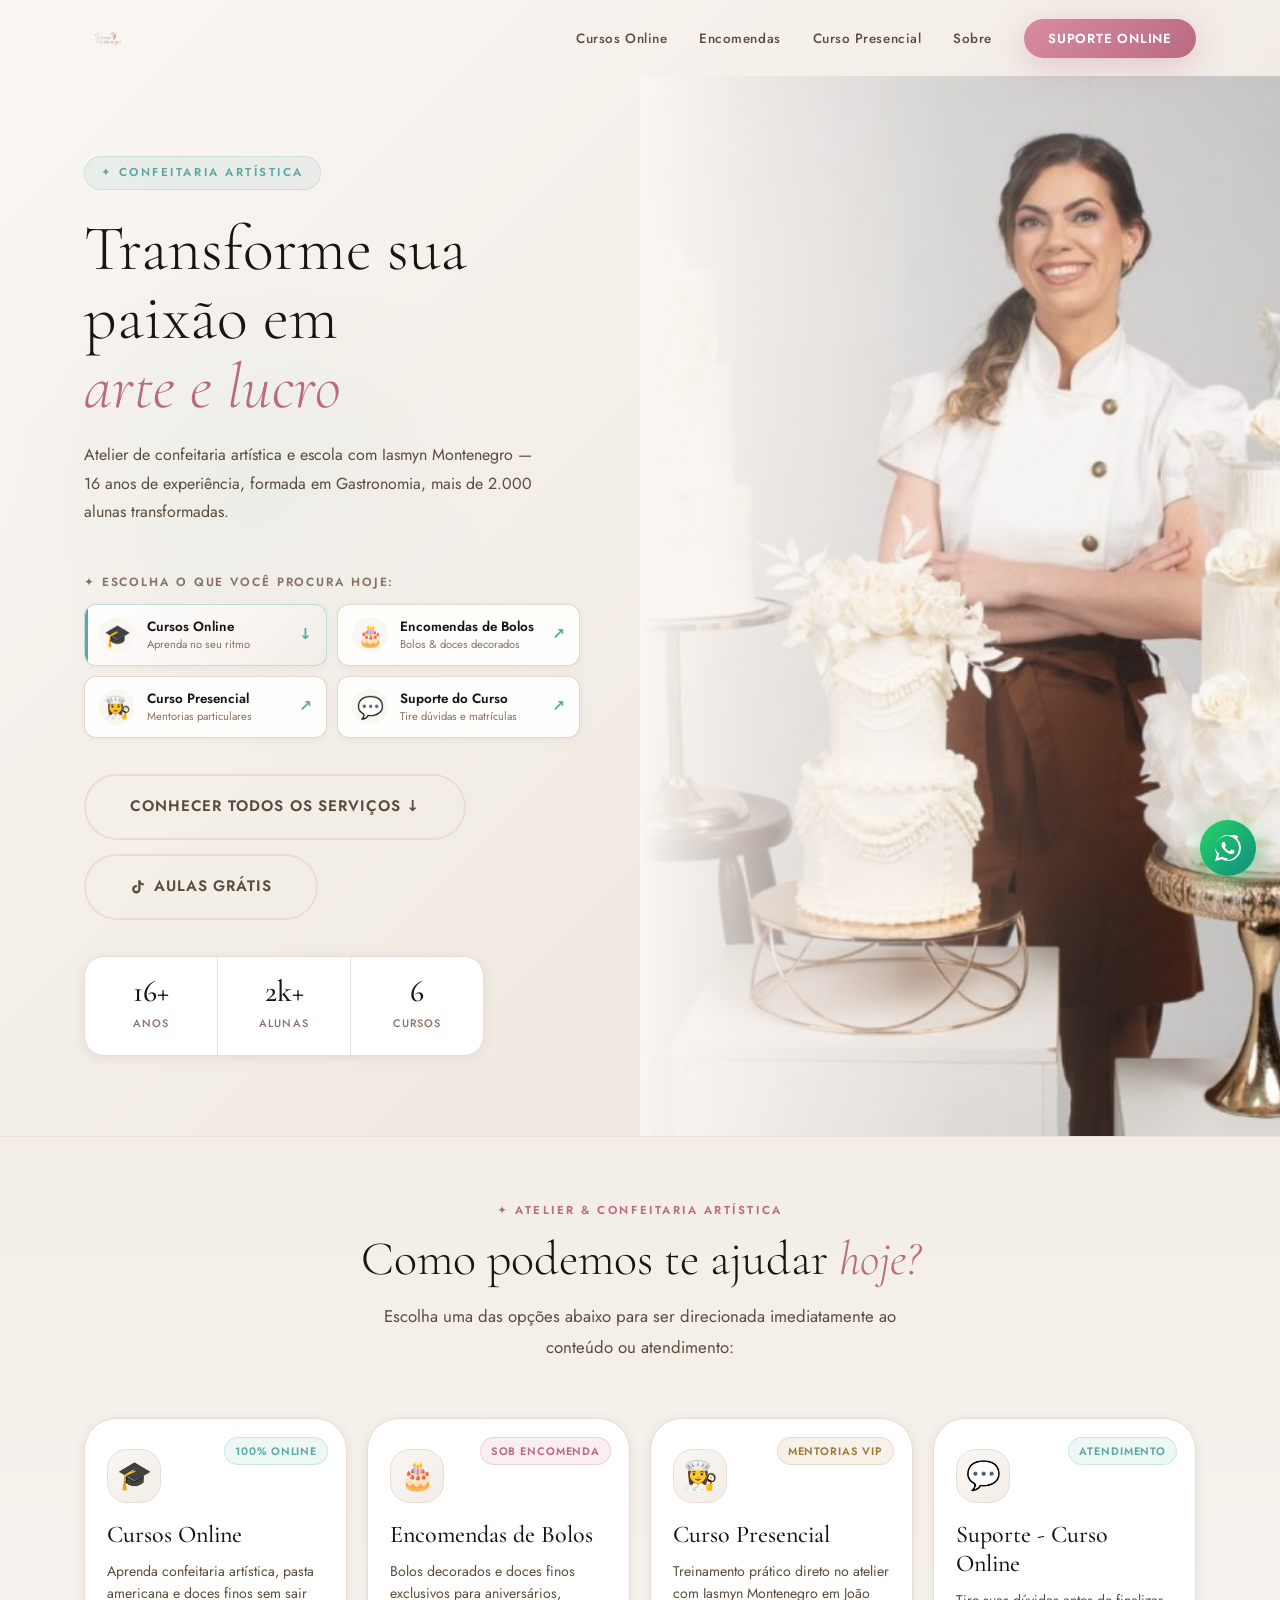
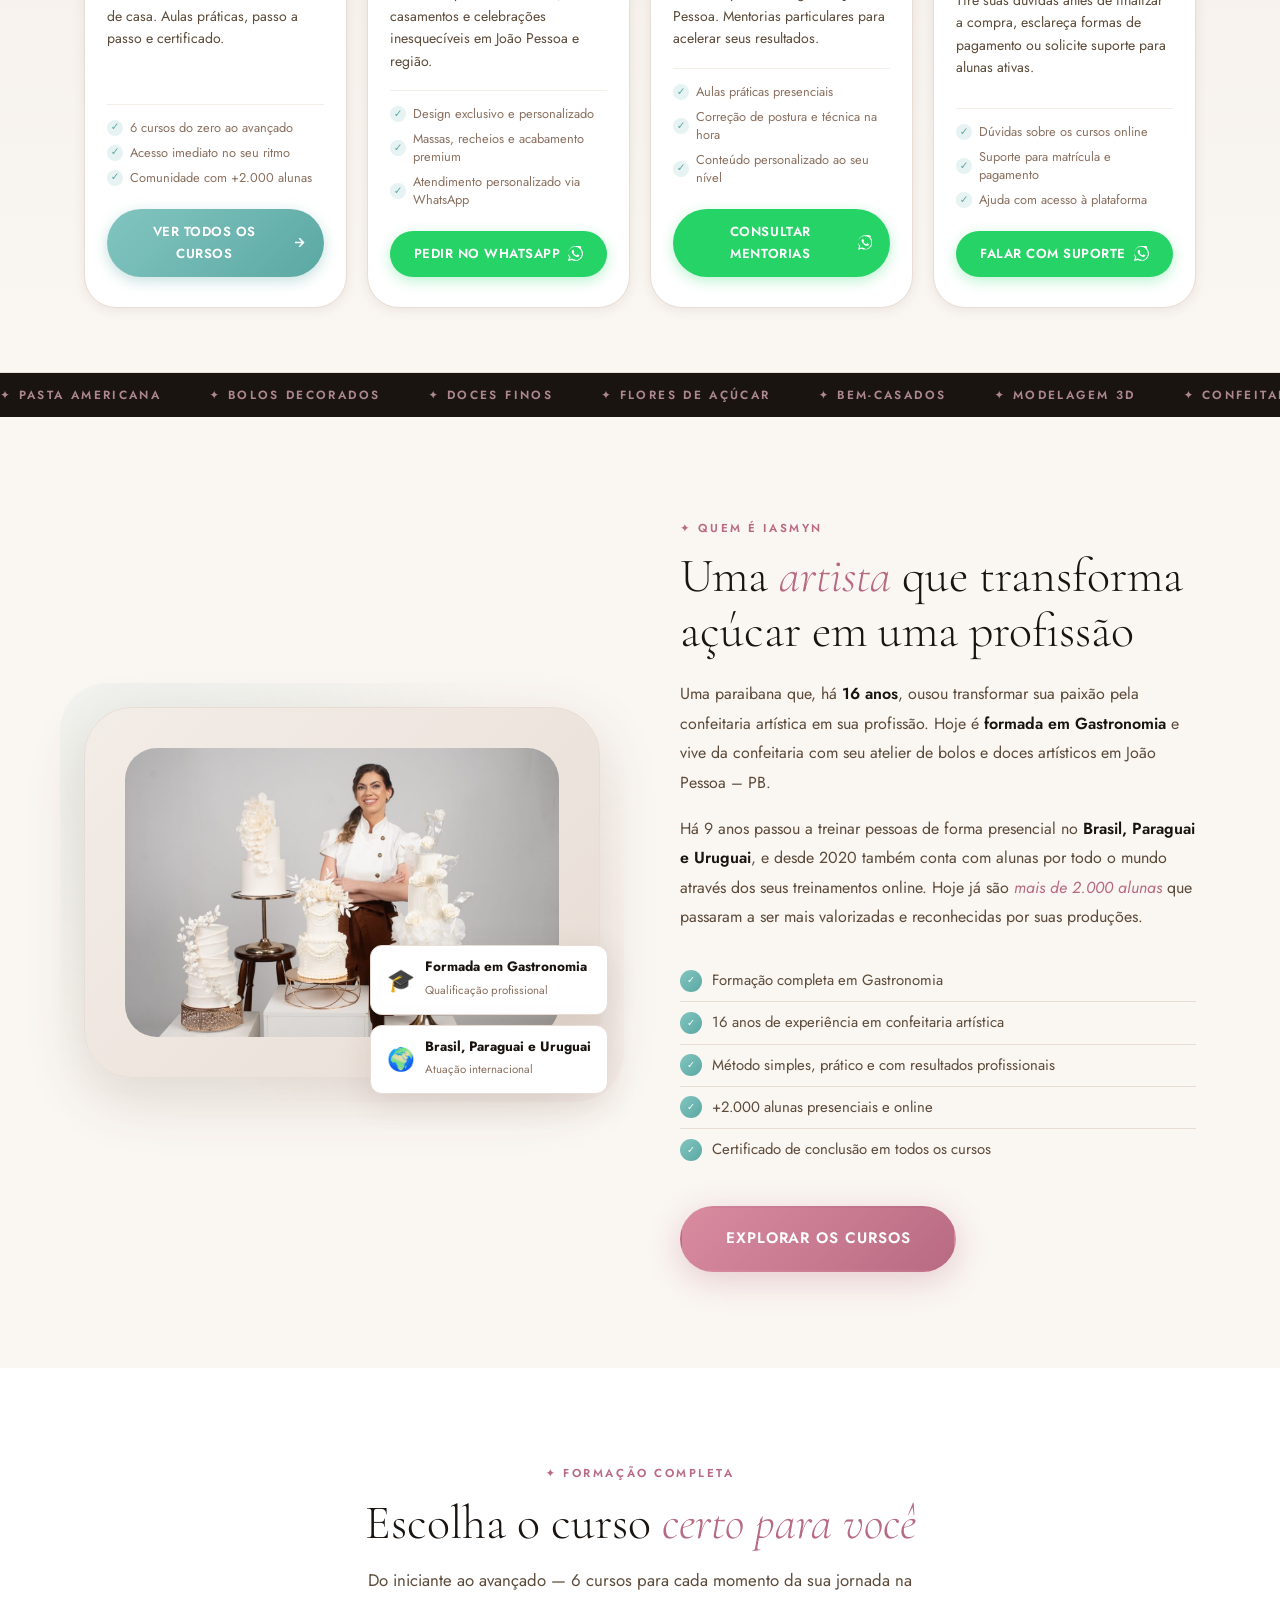
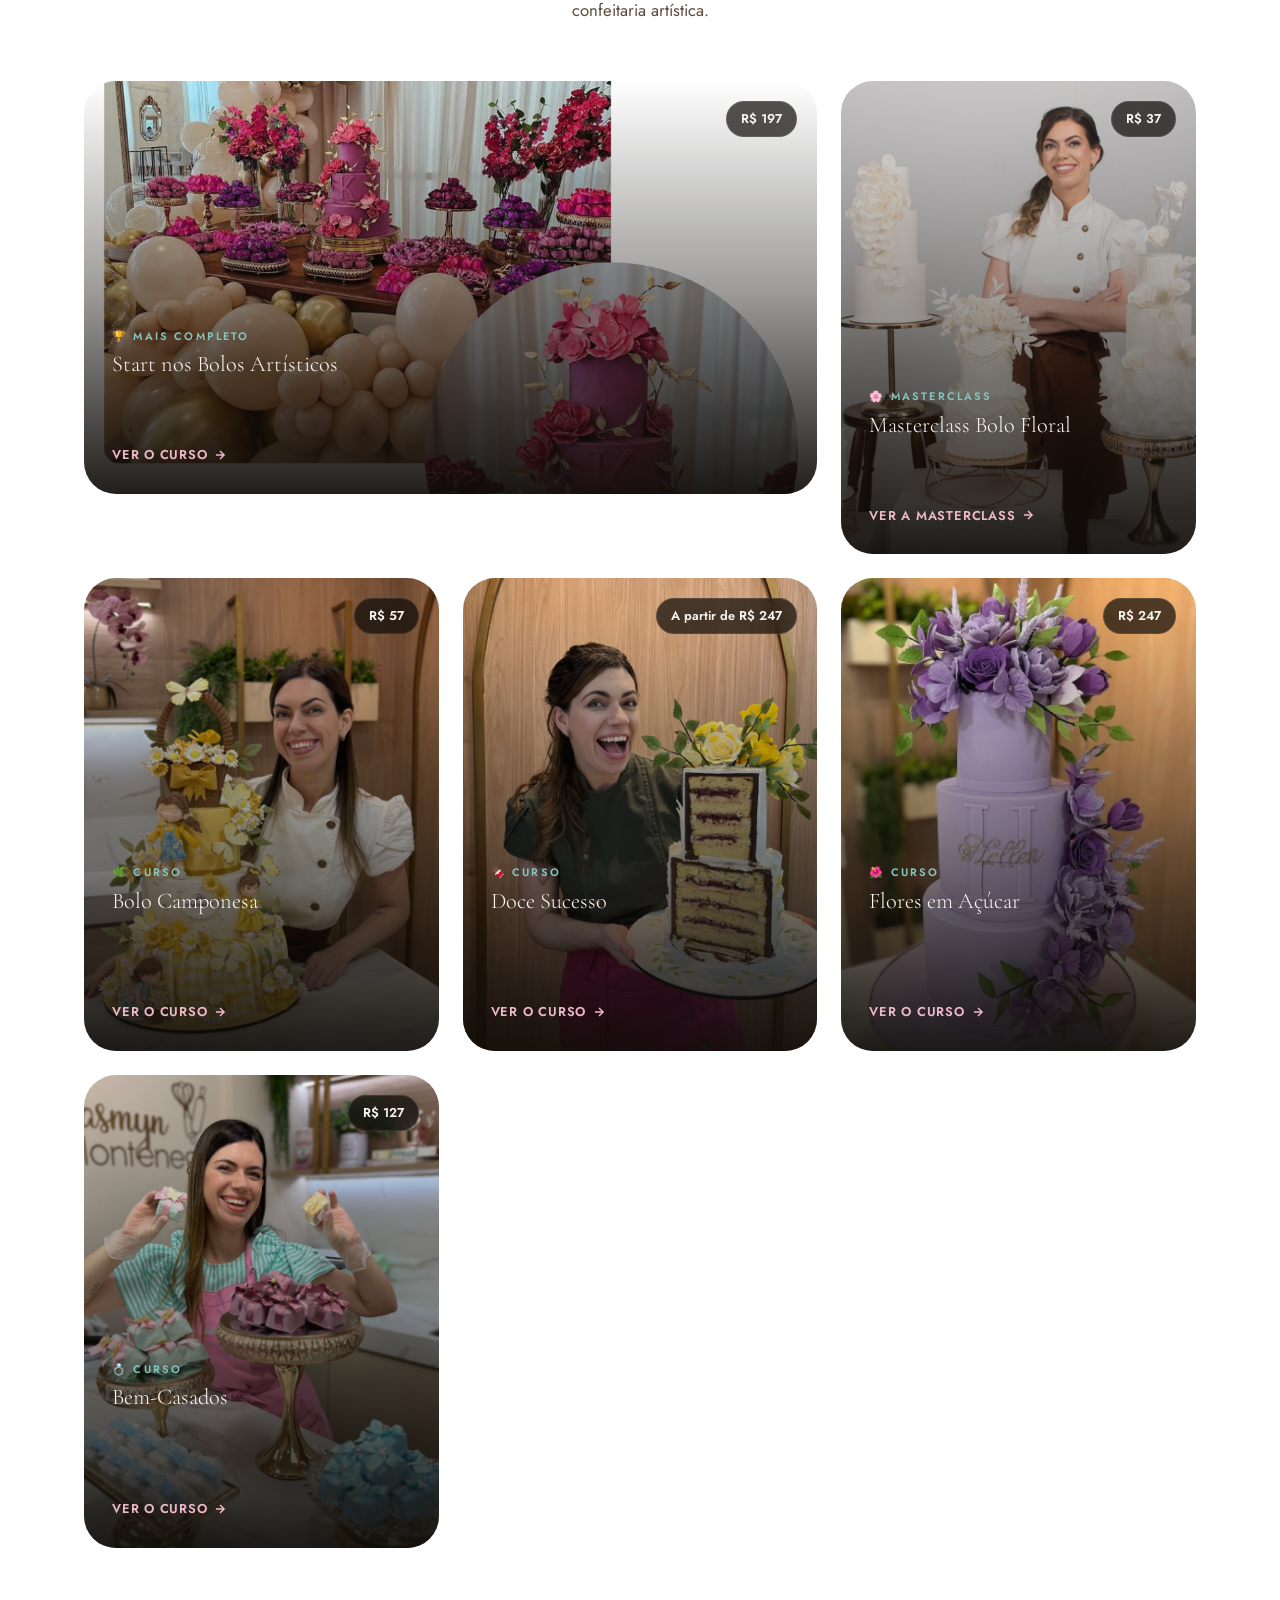
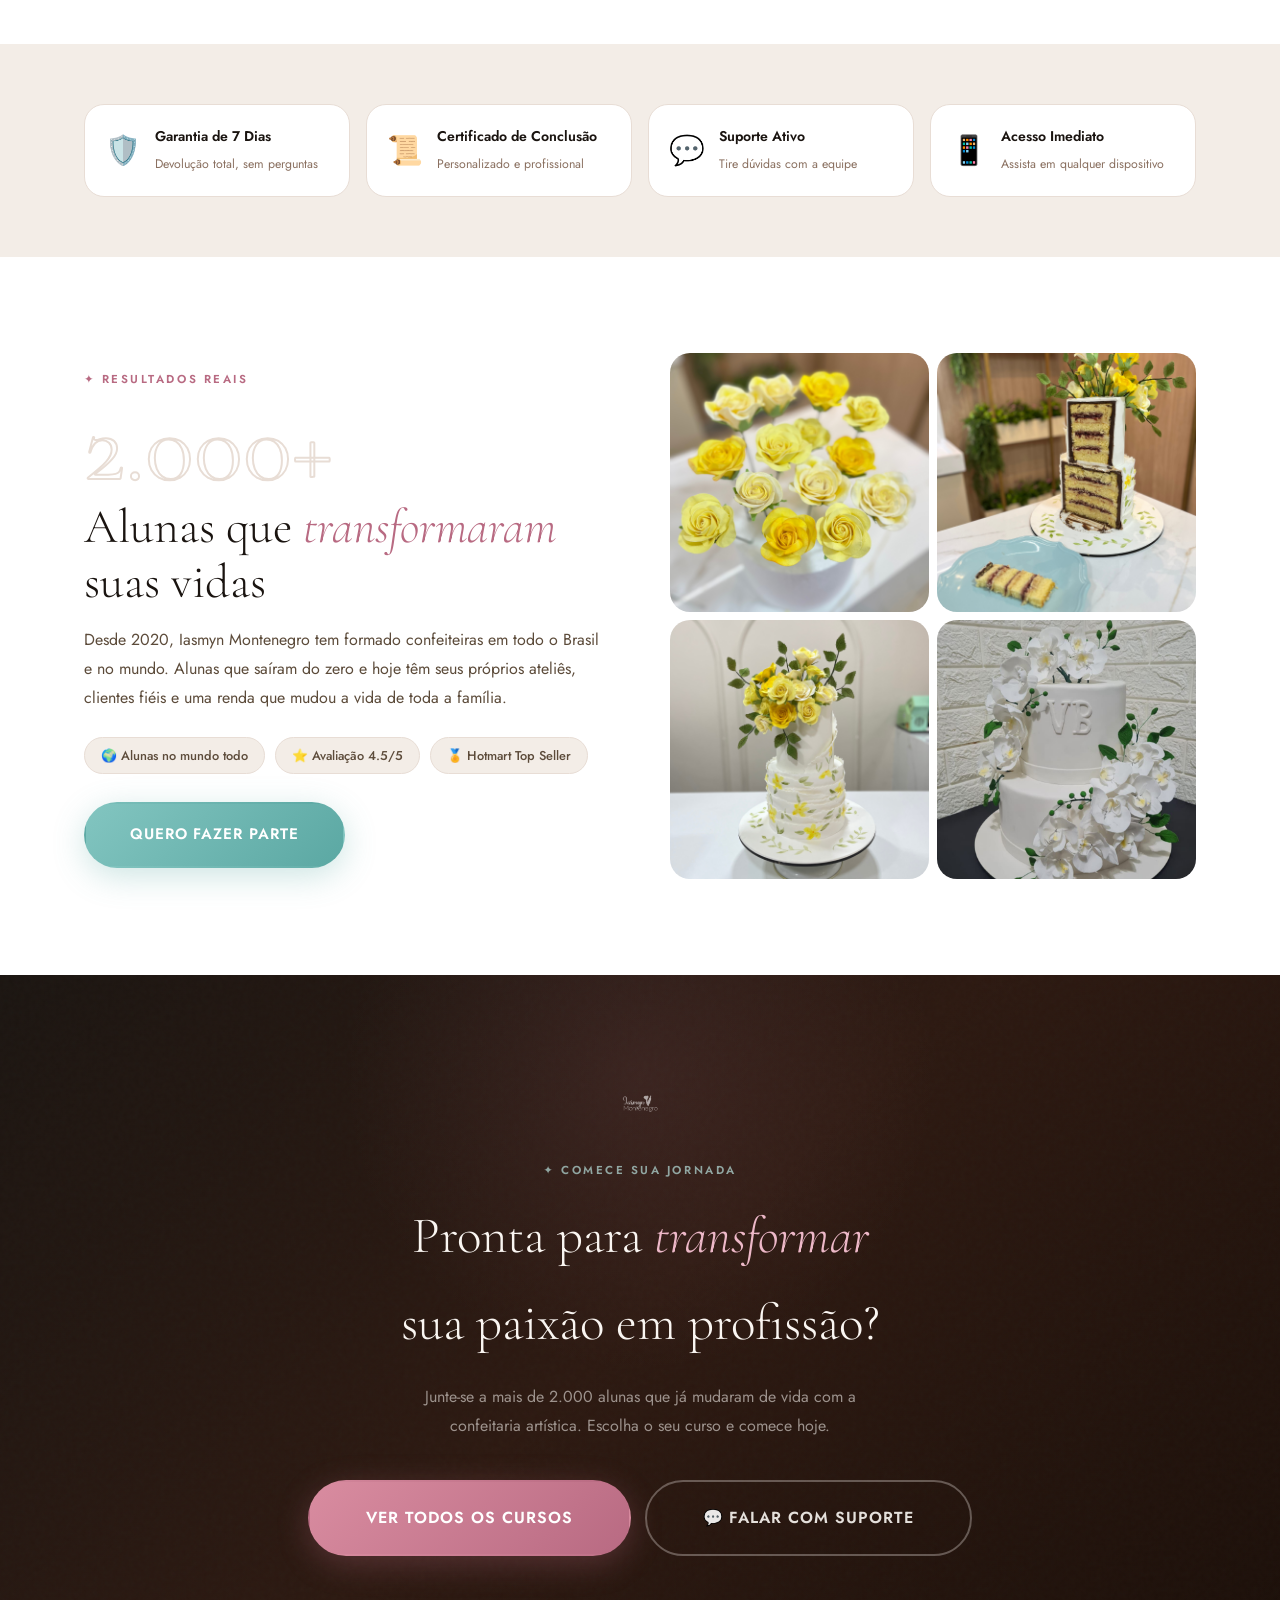
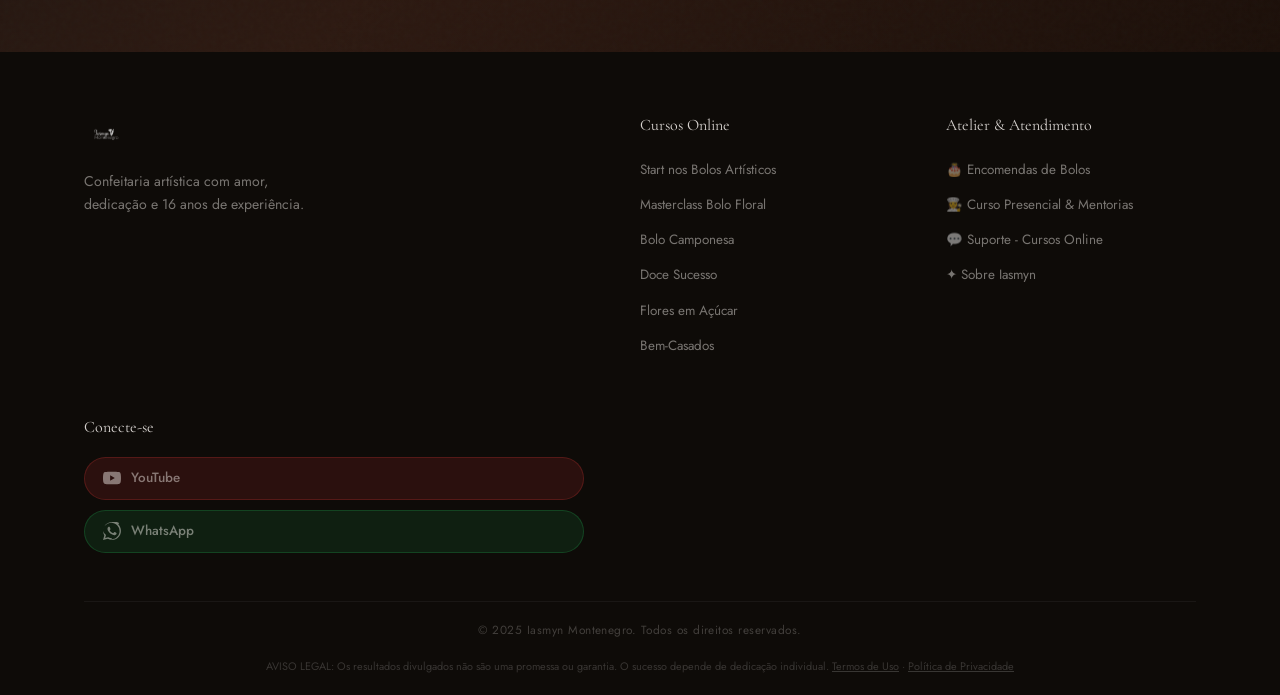
<file: index.html>
<!DOCTYPE html>
<html lang="pt-BR">

<head>
  <meta charset="UTF-8" />
  <meta name="viewport" content="width=device-width, initial-scale=1.0" />
  <title>Iasmyn Montenegro | Cursos de Confeitaria Artística</title>
  <meta name="description"
    content="Aprenda confeitaria artística com Iasmyn Montenegro — 16 anos de experiência, formada em Gastronomia. Mais de 2.000 alunas transformadas. Cursos de pasta americana, bolos, doces e muito mais." />
  <link rel="preconnect" href="https://fonts.googleapis.com" />
  <link rel="preconnect" href="https://fonts.gstatic.com" crossorigin />
  <link
    href="https://fonts.googleapis.com/css2?family=Cormorant+Garamond:ital,wght@0,300;0,400;0,500;0,600;1,300;1,400;1,500&family=Jost:wght@300;400;500;600;700&display=swap"
    rel="stylesheet" />
  <link rel="stylesheet" href="style.css" />
  <style>
    /* ===== HOMEPAGE-SPECIFIC ===== */

    /* HERO */
    .hero {
      min-height: 100vh;
      display: grid;
      grid-template-columns: 1fr 1fr;
      align-items: center;
      gap: 0;
      padding-top: 76px;
      position: relative;
      overflow: hidden;
      background: linear-gradient(135deg, var(--cream) 0%, var(--cream-2) 50%, #EDE3D9 100%);
    }

    .hero__left {
      padding: 80px 60px 80px 0;
      padding-left: max(24px, calc((100vw - 1160px) / 2 + 24px));
    }

    .hero__right {
      height: 100%;
      min-height: 100vh;
      position: relative;
    }

    .hero__photo {
      width: 100%;
      height: 100%;
      object-fit: cover;
      object-position: center top;
      display: block;
      opacity: 1;
    }

    .hero__overlay {
      position: absolute;
      inset: 0;
      background: linear-gradient(90deg, var(--cream) 0%, rgba(250, 246, 242, 0.2) 50%, transparent 100%);
    }

    .hero__glow {
      position: absolute;
      top: 20%;
      left: 0;
      width: 500px;
      height: 500px;
      border-radius: 50%;
      background: radial-gradient(circle, rgba(130, 197, 192, 0.08) 0%, transparent 70%);
      pointer-events: none;
    }

    .hero__content {
      position: relative;
      z-index: 1;
    }

    .hero__tag {
      display: inline-flex;
      align-items: center;
      gap: 8px;
      font-size: 0.72rem;
      font-weight: 600;
      letter-spacing: 0.22em;
      text-transform: uppercase;
      color: var(--mint-dark);
      background: rgba(130, 197, 192, 0.12);
      border: 1px solid rgba(130, 197, 192, 0.3);
      padding: 6px 16px;
      border-radius: var(--r-full);
      margin-bottom: 24px;
    }

    .hero__title {
      font-family: var(--font-serif);
      font-size: clamp(2.8rem, 5vw, 4.4rem);
      font-weight: 300;
      color: var(--dark);
      line-height: 1.08;
      margin-bottom: 20px;
    }

    .hero__title em {
      display: block;
      font-style: italic;
      color: var(--rose-dark);
    }

    .hero__sub {
      font-size: 1rem;
      color: var(--brown);
      line-height: 1.8;
      max-width: 460px;
      margin-bottom: 40px;
    }

    .hero__ctas {
      display: flex;
      gap: 14px;
      flex-wrap: wrap;
      margin-bottom: 36px;
    }

    /* HERO SELECTOR - QUICK CHOICES */
    .hero__selector {
      margin-bottom: 36px;
      max-width: 530px;
    }

    .hero__selector-label {
      display: inline-flex;
      align-items: center;
      gap: 6px;
      font-size: 0.74rem;
      font-weight: 600;
      letter-spacing: 0.16em;
      text-transform: uppercase;
      color: var(--brown-light);
      margin-bottom: 12px;
    }

    .hero__selector-grid {
      display: grid;
      grid-template-columns: 1fr 1fr;
      gap: 10px;
    }

    .hero__option-card {
      display: flex;
      align-items: center;
      gap: 12px;
      padding: 12px 14px;
      background: rgba(255, 255, 255, 0.9);
      backdrop-filter: blur(10px);
      -webkit-backdrop-filter: blur(10px);
      border: 1px solid rgba(220, 206, 196, 0.85);
      border-radius: var(--r-md);
      box-shadow: 0 2px 8px rgba(90, 60, 40, 0.05);
      transition: all var(--t);
      position: relative;
      overflow: hidden;
      text-decoration: none;
    }

    .hero__option-card::before {
      content: '';
      position: absolute;
      top: 0;
      left: 0;
      width: 3px;
      height: 100%;
      background: var(--mint);
      opacity: 0;
      transition: opacity var(--t);
    }

    .hero__option-card:hover {
      transform: translateY(-2px);
      background: var(--white);
      border-color: var(--mint-light);
      box-shadow: var(--shadow-sm);
    }

    .hero__option-card:hover::before {
      opacity: 1;
    }

    .hero__option-card--cursos {
      background: linear-gradient(135deg, rgba(255, 255, 255, 0.98), rgba(243, 237, 231, 0.92));
      border-color: rgba(130, 197, 192, 0.5);
    }

    .hero__option-card--cursos::before {
      opacity: 1;
      background: var(--mint-dark);
    }

    .hero__option-icon {
      font-size: 1.35rem;
      line-height: 1;
      display: flex;
      align-items: center;
      justify-content: center;
      width: 36px;
      height: 36px;
      min-width: 36px;
      border-radius: 50%;
      background: var(--cream);
      transition: transform var(--t);
    }

    .hero__option-card:hover .hero__option-icon {
      transform: scale(1.12);
    }

    .hero__option-info {
      flex: 1;
      min-width: 0;
    }

    .hero__option-info strong {
      display: block;
      font-size: 0.84rem;
      font-weight: 600;
      color: var(--dark);
      line-height: 1.2;
      white-space: nowrap;
      overflow: hidden;
      text-overflow: ellipsis;
    }

    .hero__option-info small {
      display: block;
      font-size: 0.70rem;
      color: var(--brown-light);
      line-height: 1.25;
      white-space: nowrap;
      overflow: hidden;
      text-overflow: ellipsis;
      margin-top: 2px;
    }

    .hero__option-arrow {
      color: var(--mint-dark);
      font-size: 0.95rem;
      font-weight: 700;
      transition: transform var(--t);
    }

    .hero__option-card:hover .hero__option-arrow {
      transform: translate(2px, -2px);
    }

    /* ===== SEÇÃO HUB DE ESCOLHA / PORTAL ===== */
    .hub-seletor {
      padding: var(--section-py-sm) 0;
      background: linear-gradient(180deg, #F3EDE7 0%, var(--cream) 100%);
      border-top: 1px solid var(--cream-3);
      border-bottom: 1px solid var(--cream-3);
      position: relative;
    }

    .hub-seletor__grid {
      display: grid;
      grid-template-columns: repeat(4, 1fr);
      gap: 20px;
    }

    .hub-card {
      background: var(--white);
      border: 1px solid var(--cream-3);
      border-radius: var(--r-xl);
      padding: 30px 22px;
      display: flex;
      flex-direction: column;
      position: relative;
      transition: all var(--t);
      box-shadow: var(--shadow-sm);
    }

    .hub-card:hover {
      transform: translateY(-5px);
      box-shadow: var(--shadow-xl);
      border-color: var(--mint-light);
    }

    .hub-card__badge {
      position: absolute;
      top: 18px;
      right: 18px;
      font-size: 0.68rem;
      font-weight: 600;
      letter-spacing: 0.08em;
      text-transform: uppercase;
      padding: 4px 10px;
      border-radius: var(--r-full);
      background: rgba(130, 197, 192, 0.15);
      color: var(--mint-dark);
      border: 1px solid rgba(130, 197, 192, 0.3);
    }

    .hub-card__badge--rose {
      background: rgba(217, 140, 160, 0.15);
      color: var(--rose-dark);
      border-color: rgba(217, 140, 160, 0.3);
    }

    .hub-card__badge--gold {
      background: rgba(201, 169, 110, 0.15);
      color: #9E7938;
      border-color: rgba(201, 169, 110, 0.3);
    }

    .hub-card__badge--mint {
      background: rgba(130, 197, 192, 0.15);
      color: var(--mint-dark);
      border-color: rgba(130, 197, 192, 0.3);
    }

    .hub-card__icon-wrap {
      width: 54px;
      height: 54px;
      border-radius: var(--r-lg);
      background: linear-gradient(135deg, var(--cream) 0%, var(--cream-2) 100%);
      border: 1px solid var(--cream-3);
      display: flex;
      align-items: center;
      justify-content: center;
      font-size: 1.75rem;
      margin-bottom: 18px;
      transition: transform var(--t);
    }

    .hub-card:hover .hub-card__icon-wrap {
      transform: scale(1.1) rotate(4deg);
    }

    .hub-card__title {
      font-family: var(--font-serif);
      font-size: 1.5rem;
      font-weight: 500;
      color: var(--dark);
      line-height: 1.2;
      margin-bottom: 10px;
    }

    .hub-card__desc {
      font-size: 0.88rem;
      color: var(--brown);
      line-height: 1.6;
      margin-bottom: 18px;
      flex-grow: 1;
    }

    .hub-card__features {
      margin-bottom: 22px;
      padding-top: 14px;
      border-top: 1px solid var(--cream-2);
      display: flex;
      flex-direction: column;
      gap: 7px;
    }

    .hub-card__features li {
      font-size: 0.80rem;
      color: var(--brown-light);
      display: flex;
      align-items: center;
      gap: 7px;
      line-height: 1.4;
    }

    .chk-mini {
      display: inline-flex;
      align-items: center;
      justify-content: center;
      width: 16px;
      height: 16px;
      min-width: 16px;
      border-radius: 50%;
      background: rgba(130, 197, 192, 0.2);
      color: var(--mint-dark);
      font-size: 0.65rem;
      font-weight: 700;
    }

    .hub-card__btn {
      display: inline-flex;
      align-items: center;
      justify-content: center;
      gap: 8px;
      padding: 12px 18px;
      border-radius: var(--r-full);
      font-size: 0.82rem;
      font-weight: 600;
      letter-spacing: 0.04em;
      text-transform: uppercase;
      text-align: center;
      transition: var(--t);
      margin-top: auto;
      text-decoration: none;
    }

    .hub-card__btn--primary {
      background: linear-gradient(135deg, var(--mint), var(--mint-dark));
      color: var(--white);
      box-shadow: 0 4px 14px rgba(91, 168, 163, 0.35);
    }

    .hub-card:hover .hub-card__btn--primary {
      box-shadow: 0 6px 20px rgba(91, 168, 163, 0.5);
      transform: translateY(-2px);
    }

    .hub-card__btn--wa {
      background: #25D366;
      color: var(--white);
      box-shadow: 0 4px 14px rgba(37, 211, 102, 0.3);
    }

    .hub-card:hover .hub-card__btn--wa {
      background: #20BA5A;
      box-shadow: 0 6px 20px rgba(37, 211, 102, 0.45);
      transform: translateY(-2px);
    }


    .hero__stats {
      display: grid;
      grid-template-columns: repeat(3, 1fr);
      gap: 1px;
      background: var(--cream-3);
      border: 1px solid var(--cream-3);
      border-radius: var(--r-lg);
      overflow: hidden;
      max-width: 400px;
      box-shadow: var(--shadow-sm);
    }

    .hero__stat {
      padding: 20px;
      background: var(--white);
      text-align: center;
    }

    .hero__stat-n {
      display: block;
      font-family: var(--font-serif);
      font-size: 1.9rem;
      font-weight: 500;
      color: var(--dark);
      line-height: 1;
    }

    .hero__stat-l {
      font-size: 0.68rem;
      letter-spacing: 0.1em;
      text-transform: uppercase;
      color: var(--brown-light);
      font-weight: 500;
    }

    /* TICKER */
    .ticker {
      margin: 0;
    }

    /* SOBRE */
    .sobre {
      padding: var(--section-py) 0;
      background: var(--cream);
    }

    .sobre__grid {
      display: grid;
      grid-template-columns: 1fr 1fr;
      gap: 80px;
      align-items: center;
    }

    .sobre__img-block {
      position: relative;
    }

    .sobre__img-outer {
      background: linear-gradient(135deg, var(--cream-2) 0%, var(--cream-3) 100%);
      border-radius: var(--r-2xl);
      padding: 40px;
      box-shadow: var(--shadow-lg);
      border: 1px solid var(--cream-3);
    }

    .sobre__logo {
      width: 100%;
      max-width: 300px;
      margin: 0 auto;
    }

    .sobre__badge-wrap {
      position: absolute;
      bottom: -16px;
      right: -8px;
      display: flex;
      flex-direction: column;
      gap: 10px;
    }

    .sobre__mini-badge {
      background: var(--white);
      border: 1px solid var(--cream-3);
      border-radius: var(--r-md);
      padding: 12px 16px;
      box-shadow: var(--shadow-md);
      display: flex;
      align-items: center;
      gap: 10px;
      min-width: 180px;
    }

    .sobre__mini-badge .icon {
      font-size: 1.4rem;
    }

    .sobre__mini-badge strong {
      display: block;
      font-size: 0.85rem;
      color: var(--dark);
      line-height: 1.2;
    }

    .sobre__mini-badge span {
      font-size: 0.72rem;
      color: var(--brown-light);
    }

    .sobre__bg-accent {
      position: absolute;
      inset: -24px;
      background:
        radial-gradient(circle at 20% 20%, rgba(130, 197, 192, 0.1) 0%, transparent 60%),
        radial-gradient(circle at 80% 80%, rgba(217, 140, 160, 0.08) 0%, transparent 50%);
      border-radius: var(--r-2xl);
      z-index: -1;
    }

    .sobre__text p {
      font-size: 1rem;
      color: var(--brown);
      line-height: 1.85;
      margin-bottom: 16px;
    }

    .sobre__text strong {
      color: var(--dark);
      font-weight: 600;
    }

    .sobre__text em {
      color: var(--rose-dark);
      font-style: italic;
    }

    .sobre__checks {
      margin: 28px 0 36px;
    }

    .sobre__checks li {
      display: flex;
      align-items: center;
      gap: 10px;
      font-size: 0.93rem;
      color: var(--brown);
      padding: 8px 0;
      border-bottom: 1px solid var(--cream-3);
    }

    .sobre__checks li:last-child {
      border-bottom: none;
    }

    .chk-icon {
      width: 22px;
      height: 22px;
      min-width: 22px;
      border-radius: 50%;
      background: linear-gradient(135deg, var(--mint), var(--mint-dark));
      display: inline-flex;
      align-items: center;
      justify-content: center;
      color: #fff;
      font-size: 0.6rem;
      font-weight: 800;
    }

    /* CURSOS */
    .cursos {
      padding: var(--section-py) 0;
      background: var(--white);
    }

    .cursos__grid {
      display: grid;
      grid-template-columns: repeat(3, 1fr);
      gap: 24px;
    }

    .curso-hub-card {
      border-radius: var(--r-xl);
      overflow: hidden;
      position: relative;
      aspect-ratio: 3/4;
      display: flex;
      flex-direction: column;
      cursor: pointer;
      group: true;
    }

    .curso-hub-card::before {
      content: '';
      position: absolute;
      inset: 0;
      background: linear-gradient(to top, rgba(14, 11, 8, 0.92) 0%, rgba(14, 11, 8, 0.4) 50%, transparent 100%);
      z-index: 1;
      transition: var(--t);
    }

    .curso-hub-card:hover::before {
      background: linear-gradient(to top, rgba(14, 11, 8, 0.96) 0%, rgba(14, 11, 8, 0.6) 60%, rgba(14, 11, 8, 0.1) 100%);
    }

    .curso-hub-card__img {
      position: absolute;
      inset: 0;
      width: 100%;
      height: 100%;
      object-fit: cover;
      transition: transform 0.6s ease;
    }

    .curso-hub-card:hover .curso-hub-card__img {
      transform: scale(1.05);
    }

    .curso-hub-card__content {
      position: absolute;
      inset: 0;
      z-index: 2;
      display: flex;
      flex-direction: column;
      justify-content: flex-end;
      padding: 28px;
    }

    .curso-hub-card__logo {
      max-width: 120px;
      max-height: 80px;
      object-fit: contain;
      margin-bottom: 12px;
      filter: brightness(0) invert(1);
      opacity: 0.9;
    }

    .curso-hub-card__type {
      font-size: 0.68rem;
      font-weight: 600;
      letter-spacing: 0.2em;
      text-transform: uppercase;
      color: var(--mint);
      margin-bottom: 6px;
    }

    .curso-hub-card__title {
      font-family: var(--font-serif);
      font-size: 1.4rem;
      font-weight: 300;
      color: #FAF6F2;
      line-height: 1.2;
      margin-bottom: 8px;
    }

    .curso-hub-card__desc {
      font-size: 0.82rem;
      color: rgba(250, 246, 242, 0.6);
      line-height: 1.6;
      margin-bottom: 16px;
      opacity: 0;
      transform: translateY(8px);
      transition: var(--t-slow);
    }

    .curso-hub-card:hover .curso-hub-card__desc {
      opacity: 1;
      transform: translateY(0);
    }

    .curso-hub-card__cta {
      display: inline-flex;
      align-items: center;
      gap: 6px;
      font-size: 0.8rem;
      font-weight: 600;
      letter-spacing: 0.06em;
      text-transform: uppercase;
      color: var(--rose-light);
      transition: gap var(--t);
    }

    .curso-hub-card:hover .curso-hub-card__cta {
      gap: 10px;
    }

    .curso-hub-card__price {
      position: absolute;
      top: 20px;
      right: 20px;
      background: rgba(14, 11, 8, 0.7);
      backdrop-filter: blur(8px);
      border: 1px solid rgba(255, 255, 255, 0.1);
      border-radius: var(--r-full);
      padding: 6px 14px;
      font-size: 0.8rem;
      font-weight: 600;
      color: var(--cream);
      z-index: 3;
    }

    /* Featured (first card — wider) */
    .curso-hub-card--featured {
      grid-column: 1 / 3;
      aspect-ratio: 16/9;
    }

    /* GARANTIAS */
    .garantias {
      padding: 60px 0;
      background: var(--cream-2);
    }

    .garantias__row {
      display: grid;
      grid-template-columns: repeat(4, 1fr);
      gap: 16px;
    }

    .garantia-item {
      display: flex;
      align-items: center;
      gap: 14px;
      padding: 20px;
      background: var(--white);
      border: 1px solid var(--cream-3);
      border-radius: var(--r-lg);
      transition: var(--t);
    }

    .garantia-item:hover {
      border-color: var(--mint);
      transform: translateY(-3px);
      box-shadow: var(--shadow-sm);
    }

    .garantia-item .g-ico {
      font-size: 1.8rem;
      flex-shrink: 0;
    }

    .garantia-item strong {
      display: block;
      font-size: 0.88rem;
      font-weight: 600;
      color: var(--dark);
    }

    .garantia-item span {
      font-size: 0.77rem;
      color: var(--brown-light);
    }

    /* SOCIAL PROOF */
    .social-proof {
      padding: var(--section-py) 0;
      background: var(--white);
    }

    .proof-number {
      font-family: var(--font-serif);
      font-size: clamp(4rem, 8vw, 7rem);
      font-weight: 300;
      color: transparent;
      -webkit-text-stroke: 2px var(--cream-3);
      line-height: 0.9;
      margin-bottom: 8px;
    }

    .proof-grid {
      display: grid;
      grid-template-columns: 1fr 1fr;
      gap: 60px;
      align-items: center;
    }

    .proof-text h2 {
      margin-bottom: 16px;
    }

    .proof-text p {
      font-size: 1rem;
      color: var(--brown);
      line-height: 1.8;
      margin-bottom: 24px;
    }

    /* CTA FINAL */
    .cta-final {
      padding: var(--section-py) 0;
      background: linear-gradient(135deg, var(--dark) 0%, #2C1810 50%, #1A0E08 100%);
      position: relative;
      overflow: hidden;
      text-align: center;
    }

    .cta-final__noise {
      position: absolute;
      inset: 0;
      background-image: url("data:image/svg+xml,%3Csvg viewBox='0 0 200 200' xmlns='http://www.w3.org/2000/svg'%3E%3Cfilter id='n'%3E%3CfeTurbulence type='fractalNoise' baseFrequency='0.65' numOctaves='4' stitchTiles='stitch'/%3E%3C/filter%3E%3Crect width='100%25' height='100%25' filter='url(%23n)' opacity='0.025'/%3E%3C/svg%3E");
      pointer-events: none;
    }

    .cta-final__glow {
      position: absolute;
      top: -200px;
      left: 50%;
      transform: translateX(-50%);
      width: 600px;
      height: 600px;
      border-radius: 50%;
      background: radial-gradient(circle, rgba(217, 140, 160, 0.1) 0%, transparent 70%);
      pointer-events: none;
    }

    .cta-final__content {
      position: relative;
      z-index: 1;
    }

    .cta-final__logo {
      width: 64px;
      margin: 0 auto 20px;
      filter: brightness(0) invert(1) opacity(0.6);
    }

    .cta-final__title {
      font-family: var(--font-serif);
      font-size: clamp(2.2rem, 4vw, 3.4rem);
      font-weight: 300;
      color: var(--cream);
      margin-bottom: 16px;
    }

    .cta-final__title em {
      font-style: italic;
      color: var(--rose-light);
    }

    .cta-final__sub {
      font-size: 1rem;
      color: rgba(250, 246, 242, 0.55);
      max-width: 500px;
      margin: 0 auto 40px;
      line-height: 1.8;
    }

    .cta-final__btns {
      display: flex;
      gap: 14px;
      justify-content: center;
      flex-wrap: wrap;
    }

    /* RESPONSIVE HOMEPAGE */
    @media (max-width: 1024px) {
      .hero {
        grid-template-columns: 1fr;
      }

      .hero__right {
        display: none;
      }

      .hero__left {
        padding: 140px 24px 80px;
      }

      .sobre__grid {
        grid-template-columns: 1fr;
        gap: 48px;
      }

      .cursos__grid {
        grid-template-columns: repeat(2, 1fr);
      }

      .curso-hub-card--featured {
        grid-column: 1 / -1;
      }

      .garantias__row {
        grid-template-columns: repeat(2, 1fr);
      }

      .proof-grid {
        grid-template-columns: 1fr;
      }

      .hub-seletor__grid {
        grid-template-columns: repeat(2, 1fr);
      }
    }

    @media (max-width: 768px) {
      .hero__selector-grid {
        grid-template-columns: 1fr;
      }

      .hub-seletor__grid {
        grid-template-columns: 1fr;
      }

      .hub-card {
        padding: 24px 18px;
      }

      .hero__stats {
        grid-template-columns: 1fr 1fr 1fr;
      }

      .cursos__grid {
        grid-template-columns: 1fr;
      }

      .curso-hub-card {
        aspect-ratio: 4/3;
      }

      .curso-hub-card--featured {
        aspect-ratio: 3/2;
      }

      .garantias__row {
        grid-template-columns: 1fr;
      }
    }
  </style>
</head>

<body>

  <!-- ===== HEADER ===== -->
  <header class="site-header" id="site-header">
    <div class="container">
      <nav class="nav">
        <a href="index.html" class="nav__logo" aria-label="Iasmyn Montenegro – Início">
          <img src="png logo/PNG/1.png" alt="Iasmyn Montenegro" />
        </a>
        <ul class="nav__links">
          <li><a href="#cursos" class="nav__link" id="nav-cursos">Cursos Online</a></li>
          <li><a
              href="https://api.whatsapp.com/send/?phone=5583996020418&text=Ol%C3%A1%21+Quero+encomendar+bolos+e+doces+decorados."
              target="_blank" rel="noopener noreferrer" class="nav__link" id="nav-encomendas">Encomendas</a></li>
          <li><a
              href="https://api.whatsapp.com/send/?phone=5583999684684&text=Ol%C3%A1%21+Vim+atrav%C3%A9s+do+seu+site+e+gostaria+de+mais+informa%C3%A7%C3%B5es+sobre+as+mentorias+particulares."
              target="_blank" rel="noopener noreferrer" class="nav__link" id="nav-presencial">Curso Presencial</a></li>
          <li><a href="#sobre" class="nav__link" id="nav-sobre">Sobre</a></li>
          <li>
            <a href="https://api.whatsapp.com/send/?phone=5583999684684&text=Ol%C3%A1%21+Tenho+interesse+no+curso+online+e+gostaria+de+tirar+uma+d%C3%BAvida+antes+de+finalizar+a+minha+compra."
              target="_blank" rel="noopener noreferrer" class="nav__cta" id="nav-wa">
              Suporte Online
            </a>
          </li>
        </ul>
        <button class="nav__burger" id="nav-burger" aria-label="Menu">
          <span></span><span></span><span></span>
        </button>
      </nav>
    </div>
  </header>

  <!-- MOBILE NAV -->
  <nav class="mobile-nav" id="mobile-nav">
    <a href="#cursos" class="nav__link" id="mob-cursos">🎓 Cursos Online</a>
    <a href="https://api.whatsapp.com/send/?phone=5583999684684&text=Ol%C3%A1%21+Quero+encomendar+bolos+e+doces+decorados."
      target="_blank" rel="noopener noreferrer" class="nav__link" id="mob-encomendas">🎂 Encomendas de Bolos</a>
    <a href="https://api.whatsapp.com/send/?phone=5583999684684&text=Ol%C3%A1%21+Vim+atrav%C3%A9s+do+seu+site+e+gostaria+de+mais+informa%C3%A7%C3%B5es+sobre+as+mentorias+particulares."
      target="_blank" rel="noopener noreferrer" class="nav__link" id="mob-presencial">👩‍🍳 Curso Presencial &
      Mentorias</a>
    <a href="#sobre" class="nav__link" id="mob-sobre">✦ Sobre Iasmyn</a>
    <a href="https://api.whatsapp.com/send/?phone=5583999684684&text=Ol%C3%A1%21+Tenho+interesse+no+curso+online+e+gostaria+de+tirar+uma+d%C3%BAvida+antes+de+finalizar+a+minha+compra."
      target="_blank" rel="noopener noreferrer" class="btn btn-primary" id="mob-wa">
      💬 Suporte - Cursos Online
    </a>
  </nav>

  <!-- ===== HERO ===== -->
  <section class="hero" id="hero">
    <div class="hero__glow"></div>
    <div class="hero__left">
      <div class="hero__content">
        <span class="hero__tag">✦ Confeitaria Artística</span>
        <h1 class="hero__title">
          Transforme sua<br>paixão em<br><em>arte e lucro</em>
        </h1>
        <p class="hero__sub">
          Atelier de confeitaria artística e escola com Iasmyn Montenegro —
          16 anos de experiência, formada em Gastronomia, mais de 2.000 alunas transformadas.
        </p>

        <!-- SELETOR DE ACESSO IMEDIATO NO HERO -->
        <div class="hero__selector">
          <div class="hero__selector-label">✦ Escolha o que você procura hoje:</div>
          <div class="hero__selector-grid">
            <a href="#cursos" class="hero__option-card hero__option-card--cursos" id="hero-opt-cursos">
              <span class="hero__option-icon">🎓</span>
              <div class="hero__option-info">
                <strong>Cursos Online</strong>
                <small>Aprenda no seu ritmo</small>
              </div>
              <span class="hero__option-arrow">↓</span>
            </a>

            <a href="https://api.whatsapp.com/send/?phone=5583996020418&text=Ol%C3%A1%21+Quero+encomendar+bolos+e+doces+decorados."
              target="_blank" rel="noopener noreferrer" class="hero__option-card" id="hero-opt-encomendas">
              <span class="hero__option-icon">🎂</span>
              <div class="hero__option-info">
                <strong>Encomendas de Bolos</strong>
                <small>Bolos & doces decorados</small>
              </div>
              <span class="hero__option-arrow">↗</span>
            </a>

            <a href="https://api.whatsapp.com/send/?phone=5583999684684&text=Ol%C3%A1%21+Vim+atrav%C3%A9s+do+seu+site+e+gostaria+de+mais+informa%C3%A7%C3%B5es+sobre+as+mentorias+particulares."
              target="_blank" rel="noopener noreferrer" class="hero__option-card" id="hero-opt-presencial">
              <span class="hero__option-icon">👩‍🍳</span>
              <div class="hero__option-info">
                <strong>Curso Presencial</strong>
                <small>Mentorias particulares</small>
              </div>
              <span class="hero__option-arrow">↗</span>
            </a>

            <a href="https://api.whatsapp.com/send/?phone=5583999684684&text=Ol%C3%A1%21+Tenho+interesse+no+curso+online+e+gostaria+de+tirar+uma+d%C3%BAvida+antes+de+finalizar+a+minha+compra."
              target="_blank" rel="noopener noreferrer" class="hero__option-card" id="hero-opt-suporte">
              <span class="hero__option-icon">💬</span>
              <div class="hero__option-info">
                <strong>Suporte do Curso</strong>
                <small>Tire dúvidas e matrículas</small>
              </div>
              <span class="hero__option-arrow">↗</span>
            </a>
          </div>
        </div>

        <div class="hero__ctas">
          <a href="#central-opcoes" class="btn btn-outline btn-lg" id="hero-opcoes-btn">
            Conhecer Todos os Serviços ↓
          </a>
          <a href="https://www.youtube.com/@iasmynmontenegro" target="_blank" rel="noopener noreferrer"
            class="btn btn-outline btn-lg" id="hero-yt-btn">
            <svg width="16" height="16" viewBox="0 0 24 24" fill="currentColor">
              <path
                d="M19.59 6.69a4.83 4.83 0 01-3.77-4.25V2h-3.45v13.67a2.89 2.89 0 01-2.88 2.5 2.89 2.89 0 01-2.89-2.89 2.89 2.89 0 012.89-2.89c.28 0 .54.04.79.1V9.01a6.33 6.33 0 00-.79-.05 6.34 6.34 0 00-6.34 6.34 6.34 6.34 0 006.34 6.34 6.34 6.34 0 006.33-6.34V8.36a8.16 8.16 0 004.77 1.52v-3.4a4.85 4.85 0 01-1-.79z" />
            </svg>
            Aulas Grátis
          </a>
        </div>

        <div class="hero__stats">
          <div class="hero__stat">
            <span class="hero__stat-n">16+</span>
            <span class="hero__stat-l">Anos</span>
          </div>
          <div class="hero__stat">
            <span class="hero__stat-n">2k+</span>
            <span class="hero__stat-l">Alunas</span>
          </div>
          <div class="hero__stat">
            <span class="hero__stat-n">6</span>
            <span class="hero__stat-l">Cursos</span>
          </div>
        </div>
      </div>
    </div>
    <div class="hero__right">
      <img src="images/iasmyn-hero.jpg" alt="Iasmyn Montenegro" class="hero__photo" />
      <div class="hero__overlay"></div>
    </div>
  </section>

  <!-- ===== CENTRAL DE OPÇÕES / HUB DE ACESSO ===== -->
  <section class="hub-seletor" id="central-opcoes">
    <div class="container">
      <div class="sec-header" data-fade>
        <span class="label">✦ Atelier & Confeitaria Artística</span>
        <h2 class="h2">Como podemos te ajudar <em>hoje?</em></h2>
        <p class="body-lg">
          Escolha uma das opções abaixo para ser direcionada imediatamente ao conteúdo ou atendimento:
        </p>
      </div>

      <div class="hub-seletor__grid" data-stagger="70">

        <!-- 1. CURSOS ONLINE -->
        <div class="hub-card hub-card--cursos" id="card-hub-cursos">
          <div class="hub-card__badge">100% Online</div>
          <div class="hub-card__icon-wrap">
            <span class="hub-card__icon">🎓</span>
          </div>
          <h3 class="hub-card__title">Cursos Online</h3>
          <p class="hub-card__desc">
            Aprenda confeitaria artística, pasta americana e doces finos sem sair de casa. Aulas práticas, passo a passo
            e certificado.
          </p>
          <ul class="hub-card__features">
            <li><span class="chk-mini">✓</span> 6 cursos do zero ao avançado</li>
            <li><span class="chk-mini">✓</span> Acesso imediato no seu ritmo</li>
            <li><span class="chk-mini">✓</span> Comunidade com +2.000 alunas</li>
          </ul>
          <a href="#cursos" class="hub-card__btn hub-card__btn--primary" id="hub-btn-cursos">
            Ver Todos os Cursos
            <svg width="15" height="15" viewBox="0 0 24 24" fill="none" stroke="currentColor" stroke-width="2.5">
              <path d="M5 12h14M12 5l7 7-7 7" />
            </svg>
          </a>
        </div>

        <!-- 2. ENCOMENDAS DE BOLOS DECORADOS -->
        <div class="hub-card hub-card--encomendas" id="card-hub-encomendas">
          <div class="hub-card__badge hub-card__badge--rose">Sob Encomenda</div>
          <div class="hub-card__icon-wrap">
            <span class="hub-card__icon">🎂</span>
          </div>
          <h3 class="hub-card__title">Encomendas de Bolos</h3>
          <p class="hub-card__desc">
            Bolos decorados e doces finos exclusivos para aniversários, casamentos e celebrações inesquecíveis em João
            Pessoa e região.
          </p>
          <ul class="hub-card__features">
            <li><span class="chk-mini">✓</span> Design exclusivo e personalizado</li>
            <li><span class="chk-mini">✓</span> Massas, recheios e acabamento premium</li>
            <li><span class="chk-mini">✓</span> Atendimento personalizado via WhatsApp</li>
          </ul>
          <a href="https://api.whatsapp.com/send/?phone=5583996020418&text=Ol%C3%A1%21+Quero+encomendar+bolos+e+doces+decorados."
            target="_blank" rel="noopener noreferrer" class="hub-card__btn hub-card__btn--wa" id="hub-btn-encomendas">
            Pedir no WhatsApp
            <svg width="15" height="15" viewBox="0 0 24 24" fill="currentColor">
              <path
                d="M17.47 14.38c-.3-.15-1.76-.87-2.03-.97-.27-.1-.47-.15-.67.15-.2.3-.77.97-.94 1.16-.17.2-.35.22-.65.07-.3-.15-1.26-.46-2.4-1.48-.88-.79-1.48-1.76-1.65-2.06-.17-.3-.02-.46.13-.6.13-.13.3-.35.45-.52.15-.17.2-.3.3-.5.1-.2.05-.37-.02-.52-.08-.15-.67-1.61-.92-2.21-.24-.58-.49-.5-.67-.51h-.57c-.2 0-.52.07-.79.37-.27.3-1.04 1.02-1.04 2.48s1.07 2.88 1.22 3.07c.15.2 2.1 3.2 5.08 4.49.71.31 1.26.49 1.69.63.71.23 1.36.2 1.87.12.57-.08 1.76-.72 2-1.41.25-.7.25-1.3.17-1.41-.07-.12-.27-.2-.57-.35zm-5.42 7.4h-.004a9.87 9.87 0 01-5.03-1.38l-.36-.21-3.74.98 1-3.65-.24-.37A9.86 9.86 0 01.16 11.9C.16 5.88 5.04 1 11.05 1c2.96 0 5.74 1.15 7.83 3.24a10.98 10.98 0 013.24 7.83c-.003 6.1-4.97 11.06-11.05 11.06zm9.41-20.47A11.82 11.82 0 0012.05 0C5.5 0 .16 5.34.16 11.89c0 2.1.55 4.14 1.59 5.95L.06 24l6.3-1.65a11.89 11.89 0 005.68 1.45h.005c6.55 0 11.9-5.34 11.9-11.9 0-3.18-1.24-6.17-3.49-8.42z" />
            </svg>
          </a>
        </div>

        <!-- 3. CURSO PRESENCIAL -->
        <div class="hub-card hub-card--presencial" id="card-hub-presencial">
          <div class="hub-card__badge hub-card__badge--gold">Mentorias VIP</div>
          <div class="hub-card__icon-wrap">
            <span class="hub-card__icon">👩‍🍳</span>
          </div>
          <h3 class="hub-card__title">Curso Presencial</h3>
          <p class="hub-card__desc">
            Treinamento prático direto no atelier com Iasmyn Montenegro em João Pessoa. Mentorias particulares para
            acelerar seus resultados.
          </p>
          <ul class="hub-card__features">
            <li><span class="chk-mini">✓</span> Aulas práticas presenciais</li>
            <li><span class="chk-mini">✓</span> Correção de postura e técnica na hora</li>
            <li><span class="chk-mini">✓</span> Conteúdo personalizado ao seu nível</li>
          </ul>
          <a href="https://api.whatsapp.com/send/?phone=5583999684684&text=Ol%C3%A1%21+Vim+atrav%C3%A9s+do+seu+site+e+gostaria+de+mais+informa%C3%A7%C3%B5es+sobre+as+mentorias+particulares."
            target="_blank" rel="noopener noreferrer" class="hub-card__btn hub-card__btn--wa" id="hub-btn-presencial">
            Consultar Mentorias
            <svg width="15" height="15" viewBox="0 0 24 24" fill="currentColor">
              <path
                d="M17.47 14.38c-.3-.15-1.76-.87-2.03-.97-.27-.1-.47-.15-.67.15-.2.3-.77.97-.94 1.16-.17.2-.35.22-.65.07-.3-.15-1.26-.46-2.4-1.48-.88-.79-1.48-1.76-1.65-2.06-.17-.3-.02-.46.13-.6.13-.13.3-.35.45-.52.15-.17.2-.3.3-.5.1-.2.05-.37-.02-.52-.08-.15-.67-1.61-.92-2.21-.24-.58-.49-.5-.67-.51h-.57c-.2 0-.52.07-.79.37-.27.3-1.04 1.02-1.04 2.48s1.07 2.88 1.22 3.07c.15.2 2.1 3.2 5.08 4.49.71.31 1.26.49 1.69.63.71.23 1.36.2 1.87.12.57-.08 1.76-.72 2-1.41.25-.7.25-1.3.17-1.41-.07-.12-.27-.2-.57-.35zm-5.42 7.4h-.004a9.87 9.87 0 01-5.03-1.38l-.36-.21-3.74.98 1-3.65-.24-.37A9.86 9.86 0 01.16 11.9C.16 5.88 5.04 1 11.05 1c2.96 0 5.74 1.15 7.83 3.24a10.98 10.98 0 013.24 7.83c-.003 6.1-4.97 11.06-11.05 11.06zm9.41-20.47A11.82 11.82 0 0012.05 0C5.5 0 .16 5.34.16 11.89c0 2.1.55 4.14 1.59 5.95L.06 24l6.3-1.65a11.89 11.89 0 005.68 1.45h.005c6.55 0 11.9-5.34 11.9-11.9 0-3.18-1.24-6.17-3.49-8.42z" />
            </svg>
          </a>
        </div>

        <!-- 4. SUPORTE - CURSO ONLINE -->
        <div class="hub-card hub-card--suporte" id="card-hub-suporte">
          <div class="hub-card__badge hub-card__badge--mint">Atendimento</div>
          <div class="hub-card__icon-wrap">
            <span class="hub-card__icon">💬</span>
          </div>
          <h3 class="hub-card__title">Suporte - Curso Online</h3>
          <p class="hub-card__desc">
            Tire suas dúvidas antes de finalizar a compra, esclareça formas de pagamento ou solicite suporte para alunas
            ativas.
          </p>
          <ul class="hub-card__features">
            <li><span class="chk-mini">✓</span> Dúvidas sobre os cursos online</li>
            <li><span class="chk-mini">✓</span> Suporte para matrícula e pagamento</li>
            <li><span class="chk-mini">✓</span> Ajuda com acesso à plataforma</li>
          </ul>
          <a href="https://api.whatsapp.com/send/?phone=5583999684684&text=Ol%C3%A1%21+Tenho+interesse+no+curso+online+e+gostaria+de+tirar+uma+d%C3%BAvida+antes+de+finalizar+a+minha+compra."
            target="_blank" rel="noopener noreferrer" class="hub-card__btn hub-card__btn--wa" id="hub-btn-suporte">
            Falar com Suporte
            <svg width="15" height="15" viewBox="0 0 24 24" fill="currentColor">
              <path
                d="M17.47 14.38c-.3-.15-1.76-.87-2.03-.97-.27-.1-.47-.15-.67.15-.2.3-.77.97-.94 1.16-.17.2-.35.22-.65.07-.3-.15-1.26-.46-2.4-1.48-.88-.79-1.48-1.76-1.65-2.06-.17-.3-.02-.46.13-.6.13-.13.3-.35.45-.52.15-.17.2-.3.3-.5.1-.2.05-.37-.02-.52-.08-.15-.67-1.61-.92-2.21-.24-.58-.49-.5-.67-.51h-.57c-.2 0-.52.07-.79.37-.27.3-1.04 1.02-1.04 2.48s1.07 2.88 1.22 3.07c.15.2 2.1 3.2 5.08 4.49.71.31 1.26.49 1.69.63.71.23 1.36.2 1.87.12.57-.08 1.76-.72 2-1.41.25-.7.25-1.3.17-1.41-.07-.12-.27-.2-.57-.35zm-5.42 7.4h-.004a9.87 9.87 0 01-5.03-1.38l-.36-.21-3.74.98 1-3.65-.24-.37A9.86 9.86 0 01.16 11.9C.16 5.88 5.04 1 11.05 1c2.96 0 5.74 1.15 7.83 3.24a10.98 10.98 0 013.24 7.83c-.003 6.1-4.97 11.06-11.05 11.06zm9.41-20.47A11.82 11.82 0 0012.05 0C5.5 0 .16 5.34.16 11.89c0 2.1.55 4.14 1.59 5.95L.06 24l6.3-1.65a11.89 11.89 0 005.68 1.45h.005c6.55 0 11.9-5.34 11.9-11.9 0-3.18-1.24-6.17-3.49-8.42z" />
            </svg>
          </a>
        </div>

      </div>
    </div>
  </section>

  <!-- ===== TICKER ===== -->
  <div class="ticker">
    <div class="ticker__track">
      <span>✦ Pasta Americana</span>
      <span>✦ Bolos Decorados</span>
      <span>✦ Doces Finos</span>
      <span>✦ Flores de Açúcar</span>
      <span>✦ Bem-Casados</span>
      <span>✦ Modelagem 3D</span>
      <span>✦ Confeitaria Artística</span>
      <span>✦ 16 Anos de Experiência</span>
      <span>✦ Pasta Americana</span>
      <span>✦ Bolos Decorados</span>
      <span>✦ Doces Finos</span>
      <span>✦ Flores de Açúcar</span>
      <span>✦ Bem-Casados</span>
      <span>✦ Modelagem 3D</span>
      <span>✦ Confeitaria Artística</span>
      <span>✦ 16 Anos de Experiência</span>
    </div>
  </div>

  <!-- ===== SOBRE ===== -->
  <section class="sobre" id="sobre">
    <div class="container">
      <div class="sobre__grid">
        <div class="sobre__img-block" data-fade-left>
          <div class="sobre__bg-accent"></div>
          <div class="sobre__img-outer">
            <img src="images/iasmyn-foto-sobre.jpg" alt="Iasmyn Montenegro" class="sobre__logo"
              style="border-radius: var(--r-xl); object-fit: cover; max-width: 100%; height: auto;" />
          </div>
          <div class="sobre__badge-wrap">
            <div class="sobre__mini-badge">
              <span class="icon">🎓</span>
              <div>
                <strong>Formada em Gastronomia</strong>
                <span>Qualificação profissional</span>
              </div>
            </div>
            <div class="sobre__mini-badge">
              <span class="icon">🌍</span>
              <div>
                <strong>Brasil, Paraguai e Uruguai</strong>
                <span>Atuação internacional</span>
              </div>
            </div>
          </div>
        </div>
        <div class="sobre__text" data-fade-right>
          <span class="label">✦ Quem é Iasmyn</span>
          <h2 class="h2" style="margin-bottom:20px;">Uma <em>artista</em> que transforma açúcar em uma profissão</h2>
          <p>
            Uma paraibana que, há <strong>16 anos</strong>, ousou transformar sua paixão pela confeitaria artística em
            sua profissão.
            Hoje é <strong>formada em Gastronomia</strong> e vive da confeitaria com seu atelier de bolos e doces
            artísticos em João Pessoa – PB.
          </p>
          <p>
            Há 9 anos passou a treinar pessoas de forma presencial no <strong>Brasil, Paraguai e Uruguai</strong>, e
            desde 2020 também
            conta com alunas por todo o mundo através dos seus treinamentos online.
            Hoje já são <em>mais de 2.000 alunas</em> que passaram a ser mais valorizadas e reconhecidas por suas
            produções.
          </p>
          <ul class="sobre__checks">
            <li><span class="chk-icon">✓</span> Formação completa em Gastronomia</li>
            <li><span class="chk-icon">✓</span> 16 anos de experiência em confeitaria artística</li>
            <li><span class="chk-icon">✓</span> Método simples, prático e com resultados profissionais</li>
            <li><span class="chk-icon">✓</span> +2.000 alunas presenciais e online</li>
            <li><span class="chk-icon">✓</span> Certificado de conclusão em todos os cursos</li>
          </ul>
          <a href="#cursos" class="btn btn-primary btn-lg" id="sobre-cursos-btn">
            Explorar os Cursos
          </a>
        </div>
      </div>
    </div>
  </section>

  <!-- ===== CURSOS ===== -->
  <section class="cursos" id="cursos">
    <div class="container">
      <div class="sec-header" data-fade>
        <span class="label">✦ Formação Completa</span>
        <h2 class="h2">Escolha o curso <em>certo para você</em></h2>
        <p class="body-lg">Do iniciante ao avançado — 6 cursos para cada momento da sua jornada na confeitaria
          artística.</p>
      </div>
      <div class="cursos__grid" data-stagger="80">

        <!-- SBA — FEATURED -->
        <a href="cursos/sba.html" class="curso-hub-card curso-hub-card--featured" id="card-sba">
          <img src="images/IM-Capas-1080px-3.png" alt="Start nos Bolos Artísticos" class="curso-hub-card__img" />
          <div class="curso-hub-card__content">
            <span class="curso-hub-card__type">🏆 Mais Completo</span>
            <h3 class="curso-hub-card__title">Start nos Bolos Artísticos</h3>
            <p class="curso-hub-card__desc">Aprenda do zero a produzir seus primeiros bolos artísticos com pasta
              americana. Método prático com 4 pilares: massa, estrutura, cobertura e decoração.</p>
            <span class="curso-hub-card__cta">Ver o Curso <svg width="14" height="14" viewBox="0 0 24 24" fill="none"
                stroke="currentColor" stroke-width="2.5">
                <path d="M5 12h14M12 5l7 7-7 7" />
              </svg></span>
          </div>
          <span class="curso-hub-card__price">R$ 197</span>
        </a>

        <!-- BOLO FLORAL -->
        <a href="cursos/bolo-floral.html" class="curso-hub-card" id="card-bolo-floral">
          <img src="images/ONO_9576-1024x683.jpg" alt="Masterclass Bolo Floral" class="curso-hub-card__img" />
          <div class="curso-hub-card__content">
            <span class="curso-hub-card__type">🌸 Masterclass</span>
            <h3 class="curso-hub-card__title">Masterclass Bolo Floral</h3>
            <p class="curso-hub-card__desc">Massa de limão siciliano, recheio de frutas vermelhas, rosas em açúcar e
              bônus de pintura floral.</p>
            <span class="curso-hub-card__cta">Ver a Masterclass <svg width="14" height="14" viewBox="0 0 24 24"
                fill="none" stroke="currentColor" stroke-width="2.5">
                <path d="M5 12h14M12 5l7 7-7 7" />
              </svg></span>
          </div>
          <span class="curso-hub-card__price">R$ 37</span>
        </a>

        <!-- BOLO CAMPONESA -->
        <a href="cursos/bolo-camponesa.html" class="curso-hub-card" id="card-bolo-camponesa">
          <img src="images/IM-Capas-600px-1080-x-1080-px-1024x1024.png" alt="Bolo Camponesa"
            class="curso-hub-card__img" />
          <div class="curso-hub-card__content">
            <span class="curso-hub-card__type">🌿 Curso</span>
            <h3 class="curso-hub-card__title">Bolo Camponesa</h3>
            <p class="curso-hub-card__desc">Camponesas 3D e 2D, cestinha esculpida, margaridas, borboletas, aplicações
              com glacê real. Técnicas exclusivas com +20 aulas em Full HD.</p>
            <span class="curso-hub-card__cta">Ver o Curso <svg width="14" height="14" viewBox="0 0 24 24" fill="none"
                stroke="currentColor" stroke-width="2.5">
                <path d="M5 12h14M12 5l7 7-7 7" />
              </svg></span>
          </div>
          <span class="curso-hub-card__price">R$ 57</span>
        </a>

        <!-- DOCE SUCESSO -->
        <a href="cursos/doce-sucesso.html" class="curso-hub-card" id="card-doce-sucesso">
          <img src="images/11-1024x1024.png" alt="Doce Sucesso" class="curso-hub-card__img" />
          <div class="curso-hub-card__content">
            <span class="curso-hub-card__type">🍫 Curso</span>
            <h3 class="curso-hub-card__title">Doce Sucesso</h3>
            <p class="curso-hub-card__desc">+100 aulas práticas de doces modelados em pasta americana: trufas,
              biscoitos, cupcakes, pão de mel e muito mais.</p>
            <span class="curso-hub-card__cta">Ver o Curso <svg width="14" height="14" viewBox="0 0 24 24" fill="none"
                stroke="currentColor" stroke-width="2.5">
                <path d="M5 12h14M12 5l7 7-7 7" />
              </svg></span>
          </div>
          <span class="curso-hub-card__price">A partir de R$ 247</span>
        </a>

        <!-- FLORES EM AÇÚCAR -->
        <a href="cursos/flores-em-acucar.html" class="curso-hub-card" id="card-flores-acucar">
          <img src="images/IMG_6585-1024x1024.jpg" alt="Flores em Açúcar" class="curso-hub-card__img" />
          <div class="curso-hub-card__content">
            <span class="curso-hub-card__type">🌺 Curso</span>
            <h3 class="curso-hub-card__title">Flores em Açúcar</h3>
            <p class="curso-hub-card__desc">Aprenda a criar peônias, astromélias, cosmos, hibiscos, orquídeas e mais.
              Triplique o valor dos seus bolos artísticos.</p>
            <span class="curso-hub-card__cta">Ver o Curso <svg width="14" height="14" viewBox="0 0 24 24" fill="none"
                stroke="currentColor" stroke-width="2.5">
                <path d="M5 12h14M12 5l7 7-7 7" />
              </svg></span>
          </div>
          <span class="curso-hub-card__price">R$ 247</span>
        </a>

        <!-- BEM-CASADOS -->
        <a href="cursos/bem-casados.html" class="curso-hub-card" id="card-bem-casados">
          <img src="images/17-1024x1024.png" alt="Bem-Casados" class="curso-hub-card__img" />
          <div class="curso-hub-card__content">
            <span class="curso-hub-card__type">💍 Curso</span>
            <h3 class="curso-hub-card__title">Bem-Casados</h3>
            <p class="curso-hub-card__desc">Descubra o segredo para bem-casados perfeitos que serão destaque na sua
              região. Receitas, montagem, embalagem e precificação.</p>
            <span class="curso-hub-card__cta">Ver o Curso <svg width="14" height="14" viewBox="0 0 24 24" fill="none"
                stroke="currentColor" stroke-width="2.5">
                <path d="M5 12h14M12 5l7 7-7 7" />
              </svg></span>
          </div>
          <span class="curso-hub-card__price">R$ 127</span>
        </a>

      </div>
    </div>
  </section>

  <!-- ===== GARANTIAS ===== -->
  <section class="garantias">
    <div class="container">
      <div class="garantias__row" data-stagger="60">
        <div class="garantia-item">
          <span class="g-ico">🛡️</span>
          <div>
            <strong>Garantia de 7 Dias</strong>
            <span>Devolução total, sem perguntas</span>
          </div>
        </div>
        <div class="garantia-item">
          <span class="g-ico">📜</span>
          <div>
            <strong>Certificado de Conclusão</strong>
            <span>Personalizado e profissional</span>
          </div>
        </div>
        <div class="garantia-item">
          <span class="g-ico">💬</span>
          <div>
            <strong>Suporte Ativo</strong>
            <span>Tire dúvidas com a equipe</span>
          </div>
        </div>
        <div class="garantia-item">
          <span class="g-ico">📱</span>
          <div>
            <strong>Acesso Imediato</strong>
            <span>Assista em qualquer dispositivo</span>
          </div>
        </div>
      </div>
    </div>
  </section>

  <!-- ===== SOCIAL PROOF ===== -->
  <section class="social-proof">
    <div class="container">
      <div class="proof-grid">
        <div class="proof-text" data-fade-left>
          <span class="label">✦ Resultados Reais</span>
          <div class="proof-number">2.000+</div>
          <h2 class="h2" style="margin-bottom:16px;">Alunas que <em>transformaram</em> suas vidas</h2>
          <p>
            Desde 2020, Iasmyn Montenegro tem formado confeiteiras em todo o Brasil e no mundo.
            Alunas que saíram do zero e hoje têm seus próprios ateliês, clientes fiéis e uma renda
            que mudou a vida de toda a família.
          </p>
          <div class="pill-row" style="margin-bottom:28px;">
            <span class="pill">🌍 Alunas no mundo todo</span>
            <span class="pill">⭐ Avaliação 4.5/5</span>
            <span class="pill">🏅 Hotmart Top Seller</span>
          </div>
          <a href="#cursos" class="btn btn-secondary btn-lg" id="proof-cursos-btn">
            Quero Fazer Parte
          </a>
        </div>
        <div data-fade-right>
          <div class="photo-grid photo-grid--2" style="gap:8px;">
            <img src="images/13.png" alt="Resultado aluna 1" style="border-radius:var(--r-lg);" />
            <img src="images/14.png" alt="Resultado aluna 2" style="border-radius:var(--r-lg);" />
            <img src="images/15.png" alt="Resultado aluna 3" style="border-radius:var(--r-lg);" />
            <img src="images/16.png" alt="Resultado aluna 4" style="border-radius:var(--r-lg);" />
          </div>
        </div>
      </div>
    </div>
  </section>

  <!-- ===== CTA FINAL ===== -->
  <section class="cta-final">
    <div class="cta-final__noise"></div>
    <div class="cta-final__glow"></div>
    <div class="container cta-final__content" data-fade>
      <img src="png logo/PNG/1.png" alt="Iasmyn Montenegro" class="cta-final__logo" />
      <span class="label" style="color:rgba(184,224,219,0.7); margin-bottom:12px;">✦ Comece sua jornada</span>
      <h2 class="cta-final__title">Pronta para <em>transformar</em><br>sua paixão em profissão?</h2>
      <p class="cta-final__sub">
        Junte-se a mais de 2.000 alunas que já mudaram de vida com a confeitaria artística.
        Escolha o seu curso e comece hoje.
      </p>
      <div class="cta-final__btns">
        <a href="#cursos" class="btn btn-primary btn-xl" id="cta-final-btn">
          Ver Todos os Cursos
        </a>
        <a href="https://api.whatsapp.com/send/?phone=5583999684684&text=Ol%C3%A1%21+Tenho+interesse+no+curso+online+e+gostaria+de+tirar+uma+d%C3%BAvida+antes+de+finalizar+a+minha+compra."
          target="_blank" rel="noopener noreferrer" class="btn btn-outline-white btn-xl" id="cta-final-wa">
          💬 Falar com Suporte
        </a>
      </div>
    </div>
  </section>

  <!-- ===== FOOTER ===== -->
  <footer class="site-footer">
    <div class="container">
      <div class="site-footer__top">
        <div class="footer-brand">
          <img src="png logo/PNG/1.png" alt="Iasmyn Montenegro" />
          <p>Confeitaria artística com amor, dedicação e 16 anos de experiência.</p>
        </div>
        <div class="footer-col">
          <h5>Cursos Online</h5>
          <ul>
            <li><a href="cursos/sba.html">Start nos Bolos Artísticos</a></li>
            <li><a href="cursos/bolo-floral.html">Masterclass Bolo Floral</a></li>
            <li><a href="cursos/bolo-camponesa.html">Bolo Camponesa</a></li>
            <li><a href="cursos/doce-sucesso.html">Doce Sucesso</a></li>
            <li><a href="cursos/flores-em-acucar.html">Flores em Açúcar</a></li>
            <li><a href="cursos/bem-casados.html">Bem-Casados</a></li>
          </ul>
        </div>
        <div class="footer-col">
          <h5>Atelier & Atendimento</h5>
          <ul>
            <li><a
                href="https://api.whatsapp.com/send/?phone=5583996020418&text=Ol%C3%A1%21+Quero+encomendar+bolos+e+doces+decorados."
                target="_blank" rel="noopener noreferrer">🎂 Encomendas de Bolos</a></li>
            <li><a
                href="https://api.whatsapp.com/send/?phone=5583999684684&text=Ol%C3%A1%21+Vim+atrav%C3%A9s+do+seu+site+e+gostaria+de+mais+informa%C3%A7%C3%B5es+sobre+as+mentorias+particulares."
                target="_blank" rel="noopener noreferrer">👩‍🍳 Curso Presencial & Mentorias</a></li>
            <li><a
                href="https://api.whatsapp.com/send/?phone=5583999684684&text=Ol%C3%A1%21+Tenho+interesse+no+curso+online+e+gostaria+de+tirar+uma+d%C3%BAvida+antes+de+finalizar+a+minha+compra."
                target="_blank" rel="noopener noreferrer">💬 Suporte - Cursos Online</a></li>
            <li><a href="#sobre">✦ Sobre Iasmyn</a></li>
          </ul>
        </div>
        <div class="footer-col">
          <h5>Conecte-se</h5>
          <div class="footer-social">
            <a href="https://www.youtube.com/@iasmynmontenegro" target="_blank" rel="noopener noreferrer"
              class="footer-social-btn footer-social-btn--yt" id="footer-yt">
              <svg viewBox="0 0 24 24" fill="currentColor">
                <path
                  d="M23.5 6.2a3 3 0 00-2.1-2.1C19.5 3.5 12 3.5 12 3.5s-7.5 0-9.4.5A3 3 0 00.5 6.2C0 8 0 12 0 12s0 4 .5 5.8a3 3 0 002.1 2.1c1.9.5 9.4.5 9.4.5s7.5 0 9.4-.5a3 3 0 002.1-2.1c.5-1.8.5-5.8.5-5.8s0-4-.5-5.8zM9.5 15.6V8.4l6.3 3.6-6.3 3.6z" />
              </svg>
              YouTube
            </a>
            <a href="https://api.whatsapp.com/send/?phone=5583999684684&text=Ol%C3%A1%21+Tenho+interesse+no+curso+online+e+gostaria+de+tirar+uma+d%C3%BAvida+antes+de+finalizar+a+minha+compra."
              target="_blank" rel="noopener noreferrer" class="footer-social-btn footer-social-btn--wa" id="footer-wa">
              <svg viewBox="0 0 24 24" fill="currentColor">
                <path
                  d="M17.47 14.38c-.3-.15-1.76-.87-2.03-.97-.27-.1-.47-.15-.67.15-.2.3-.77.97-.94 1.16-.17.2-.35.22-.65.07-.3-.15-1.26-.46-2.4-1.48-.88-.79-1.48-1.76-1.65-2.06-.17-.3-.02-.46.13-.6.13-.13.3-.35.45-.52.15-.17.2-.3.3-.5.1-.2.05-.37-.02-.52-.08-.15-.67-1.61-.92-2.21-.24-.58-.49-.5-.67-.51h-.57c-.2 0-.52.07-.79.37-.27.3-1.04 1.02-1.04 2.48s1.07 2.88 1.22 3.07c.15.2 2.1 3.2 5.08 4.49.71.31 1.26.49 1.69.63.71.23 1.36.2 1.87.12.57-.08 1.76-.72 2-1.41.25-.7.25-1.3.17-1.41-.07-.12-.27-.2-.57-.35zm-5.42 7.4h-.004a9.87 9.87 0 01-5.03-1.38l-.36-.21-3.74.98 1-3.65-.24-.37A9.86 9.86 0 01.16 11.9C.16 5.88 5.04 1 11.05 1c2.96 0 5.74 1.15 7.83 3.24a10.98 10.98 0 013.24 7.83c-.003 6.1-4.97 11.06-11.05 11.06zm9.41-20.47A11.82 11.82 0 0012.05 0C5.5 0 .16 5.34.16 11.89c0 2.1.55 4.14 1.59 5.95L.06 24l6.3-1.65a11.89 11.89 0 005.68 1.45h.005c6.55 0 11.9-5.34 11.9-11.9 0-3.18-1.24-6.17-3.49-8.42z" />
              </svg>
              WhatsApp
            </a>
          </div>
        </div>
      </div>
    </div>
    <div class="site-footer__bottom">
      © 2025 Iasmyn Montenegro. Todos os direitos reservados.
    </div>
    <p class="site-footer__legal">
      AVISO LEGAL: Os resultados divulgados não são uma promessa ou garantia. O sucesso depende de dedicação individual.
      <a href="#" style="color:inherit;text-decoration:underline;">Termos de Uso</a> ·
      <a href="#" style="color:inherit;text-decoration:underline;">Política de Privacidade</a>
    </p>
  </footer>

  <!-- FLOATING WA -->
  <a href="https://api.whatsapp.com/send/?phone=5583999684684&text=Ol%C3%A1%21+Tenho+interesse+no+curso+online+e+gostaria+de+tirar+uma+d%C3%BAvida+antes+de+finalizar+a+minha+compra."
    target="_blank" rel="noopener noreferrer" class="wa-float" id="wa-float" aria-label="WhatsApp">
    <svg viewBox="0 0 24 24" fill="currentColor">
      <path
        d="M17.47 14.38c-.3-.15-1.76-.87-2.03-.97-.27-.1-.47-.15-.67.15-.2.3-.77.97-.94 1.16-.17.2-.35.22-.65.07-.3-.15-1.26-.46-2.4-1.48-.88-.79-1.48-1.76-1.65-2.06-.17-.3-.02-.46.13-.6.13-.13.3-.35.45-.52.15-.17.2-.3.3-.5.1-.2.05-.37-.02-.52-.08-.15-.67-1.61-.92-2.21-.24-.58-.49-.5-.67-.51h-.57c-.2 0-.52.07-.79.37-.27.3-1.04 1.02-1.04 2.48s1.07 2.88 1.22 3.07c.15.2 2.1 3.2 5.08 4.49.71.31 1.26.49 1.69.63.71.23 1.36.2 1.87.12.57-.08 1.76-.72 2-1.41.25-.7.25-1.3.17-1.41-.07-.12-.27-.2-.57-.35zm-5.42 7.4h-.004a9.87 9.87 0 01-5.03-1.38l-.36-.21-3.74.98 1-3.65-.24-.37A9.86 9.86 0 01.16 11.9C.16 5.88 5.04 1 11.05 1c2.96 0 5.74 1.15 7.83 3.24a10.98 10.98 0 013.24 7.83c-.003 6.1-4.97 11.06-11.05 11.06zm9.41-20.47A11.82 11.82 0 0012.05 0C5.5 0 .16 5.34.16 11.89c0 2.1.55 4.14 1.59 5.95L.06 24l6.3-1.65a11.89 11.89 0 005.68 1.45h.005c6.55 0 11.9-5.34 11.9-11.9 0-3.18-1.24-6.17-3.49-8.42z" />
    </svg>
  </a>

  <script src="script.js"></script>
</body>

</html>
</file>
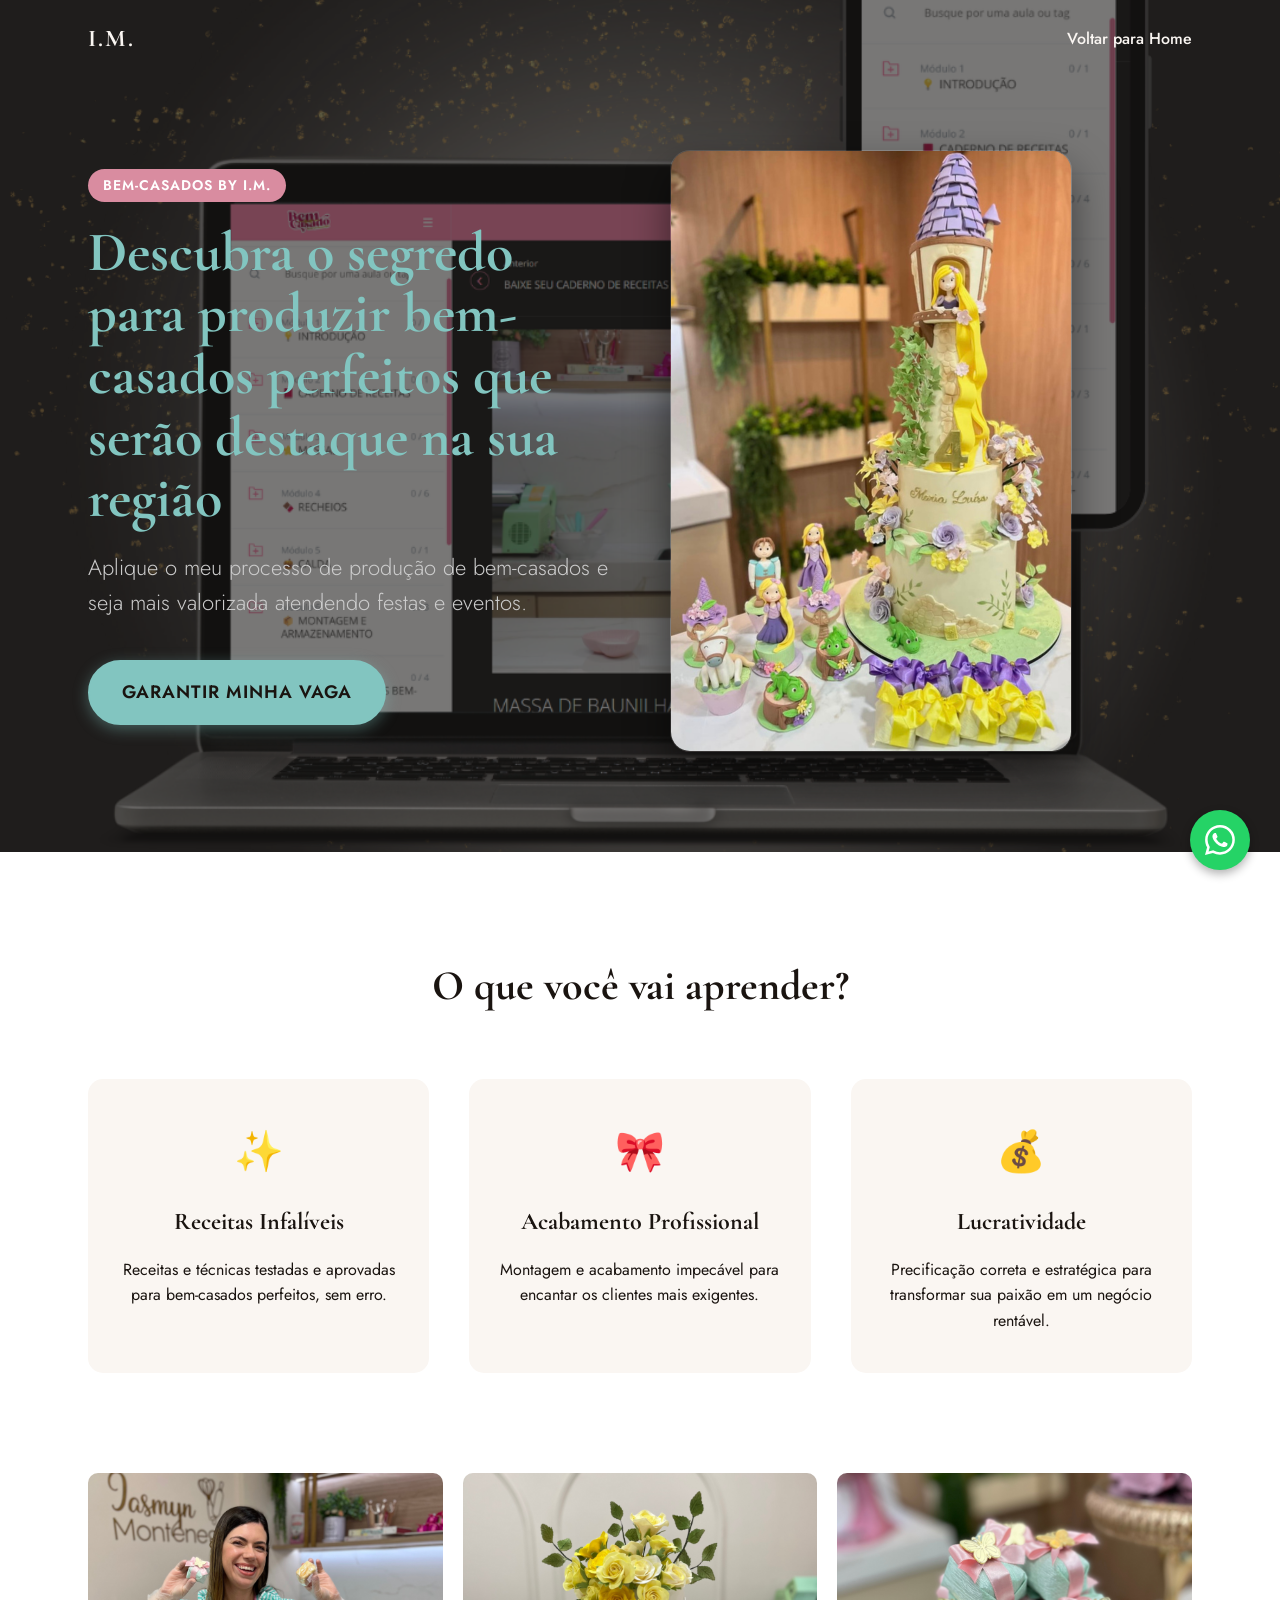
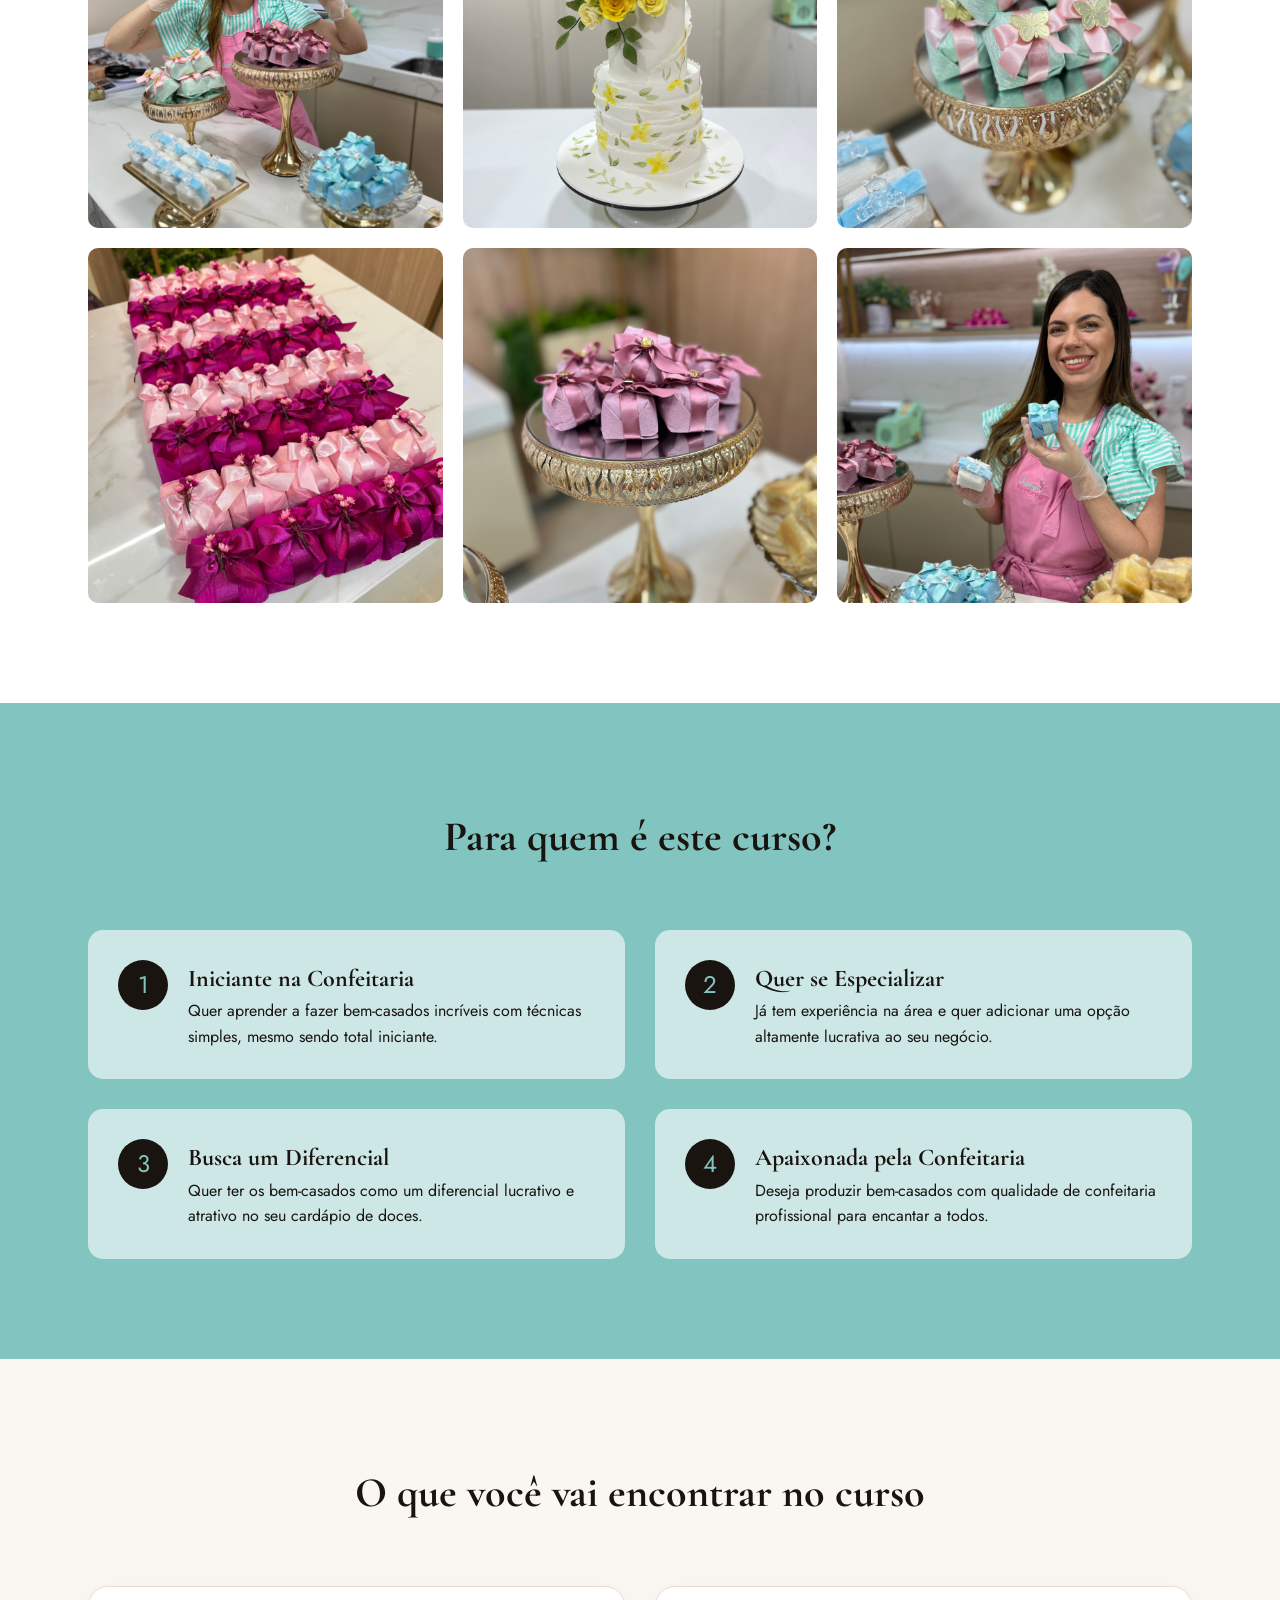
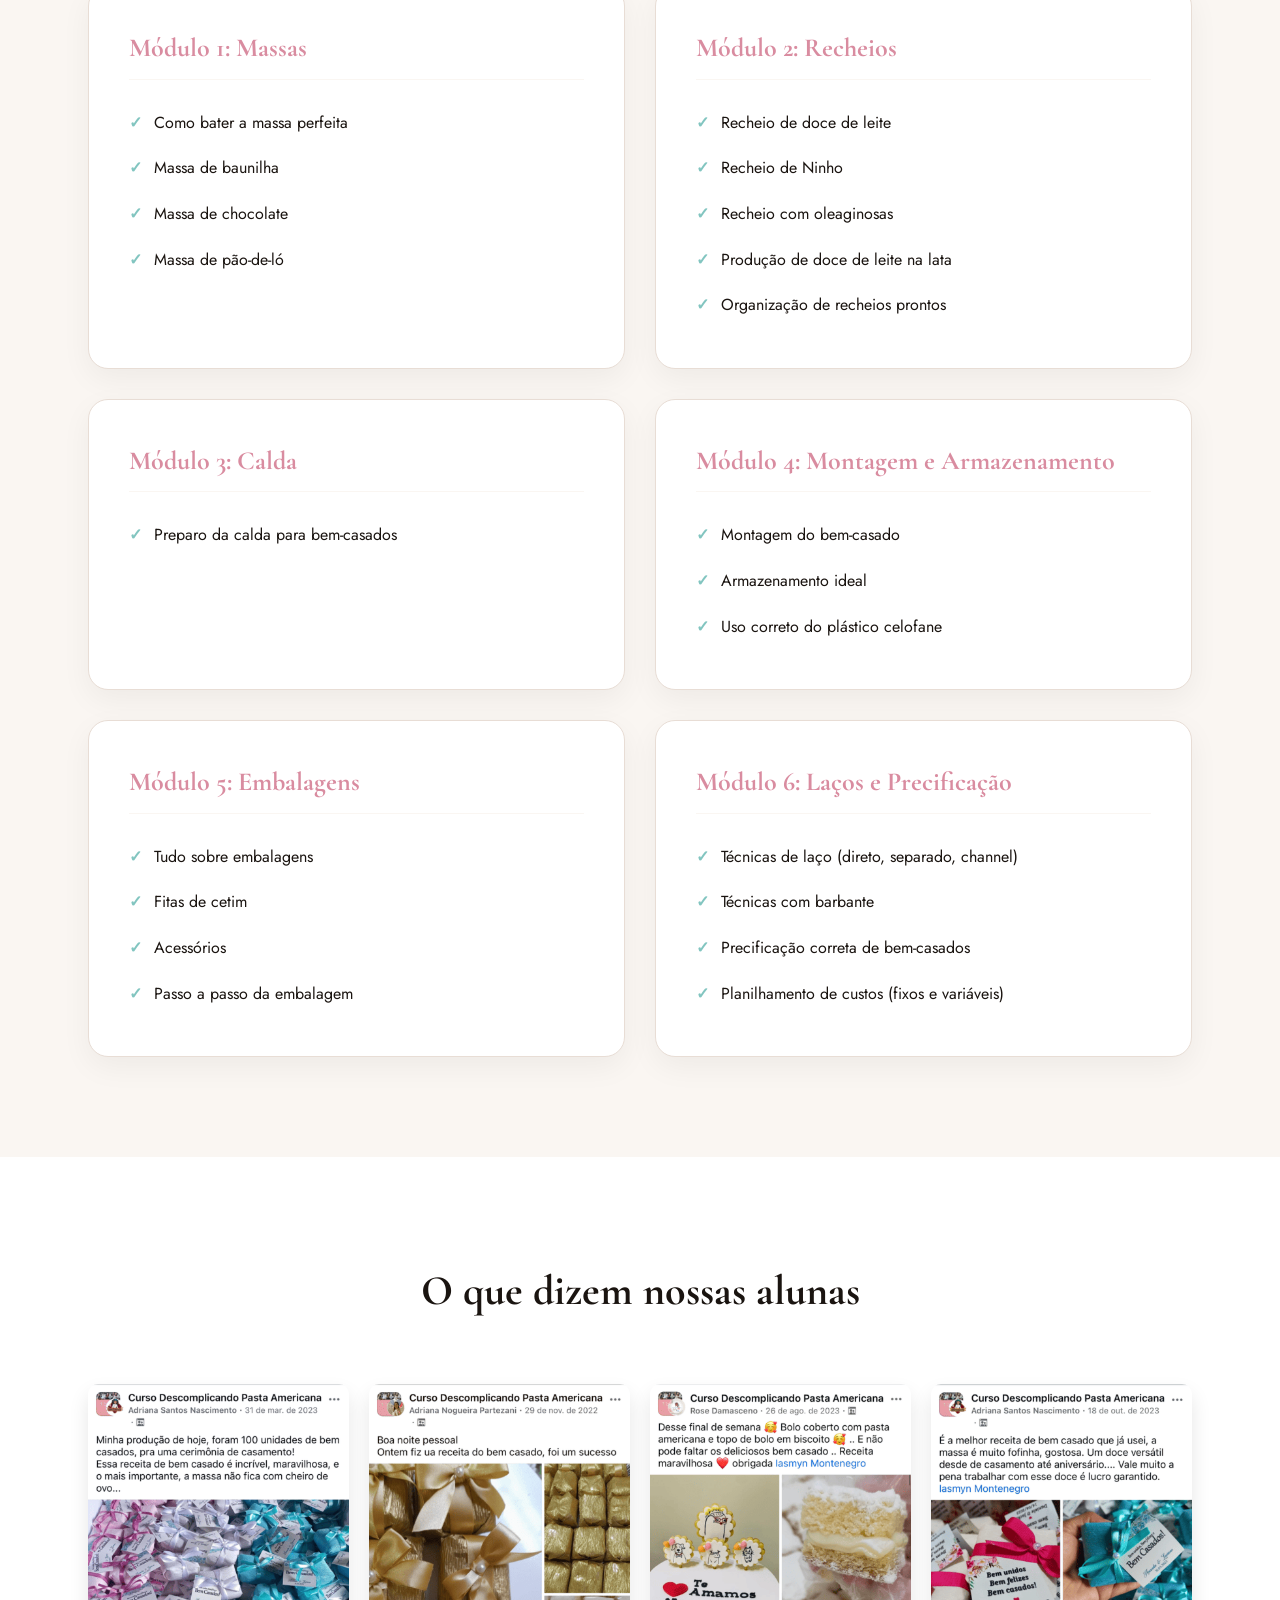
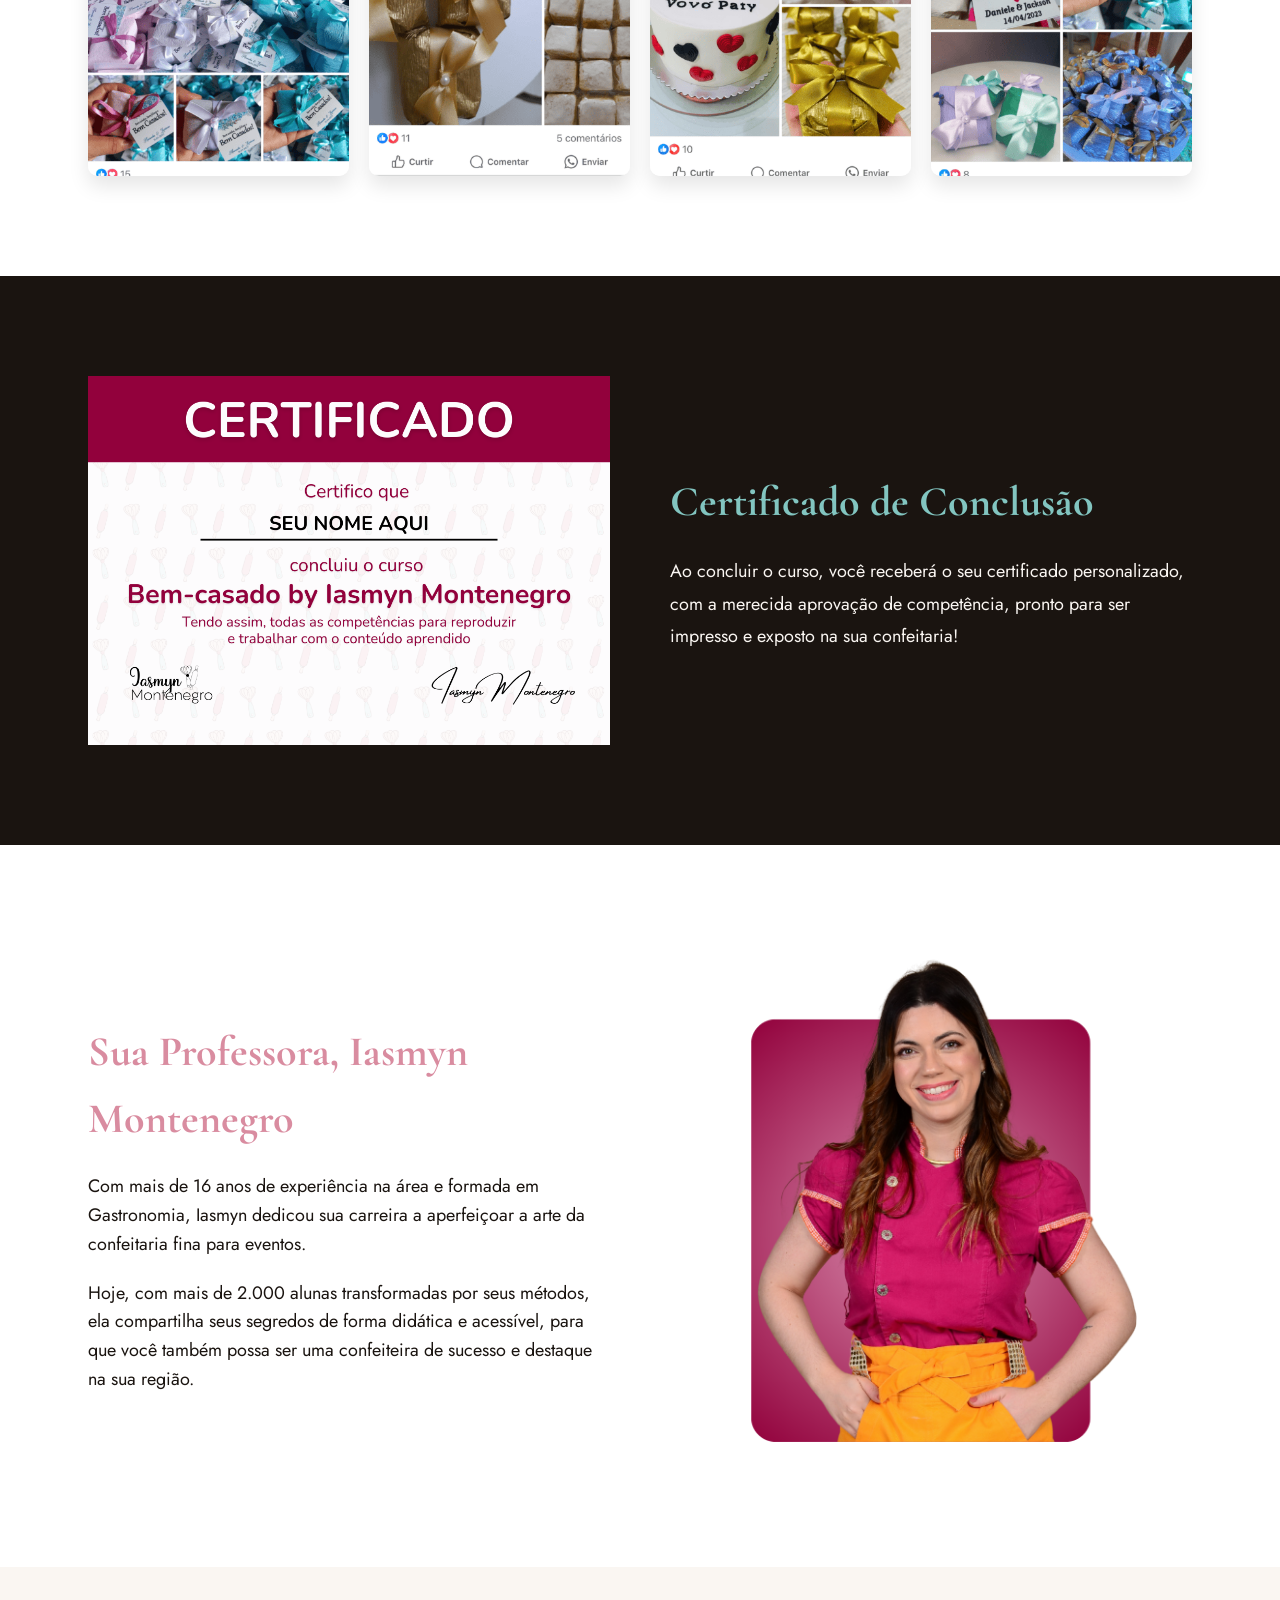
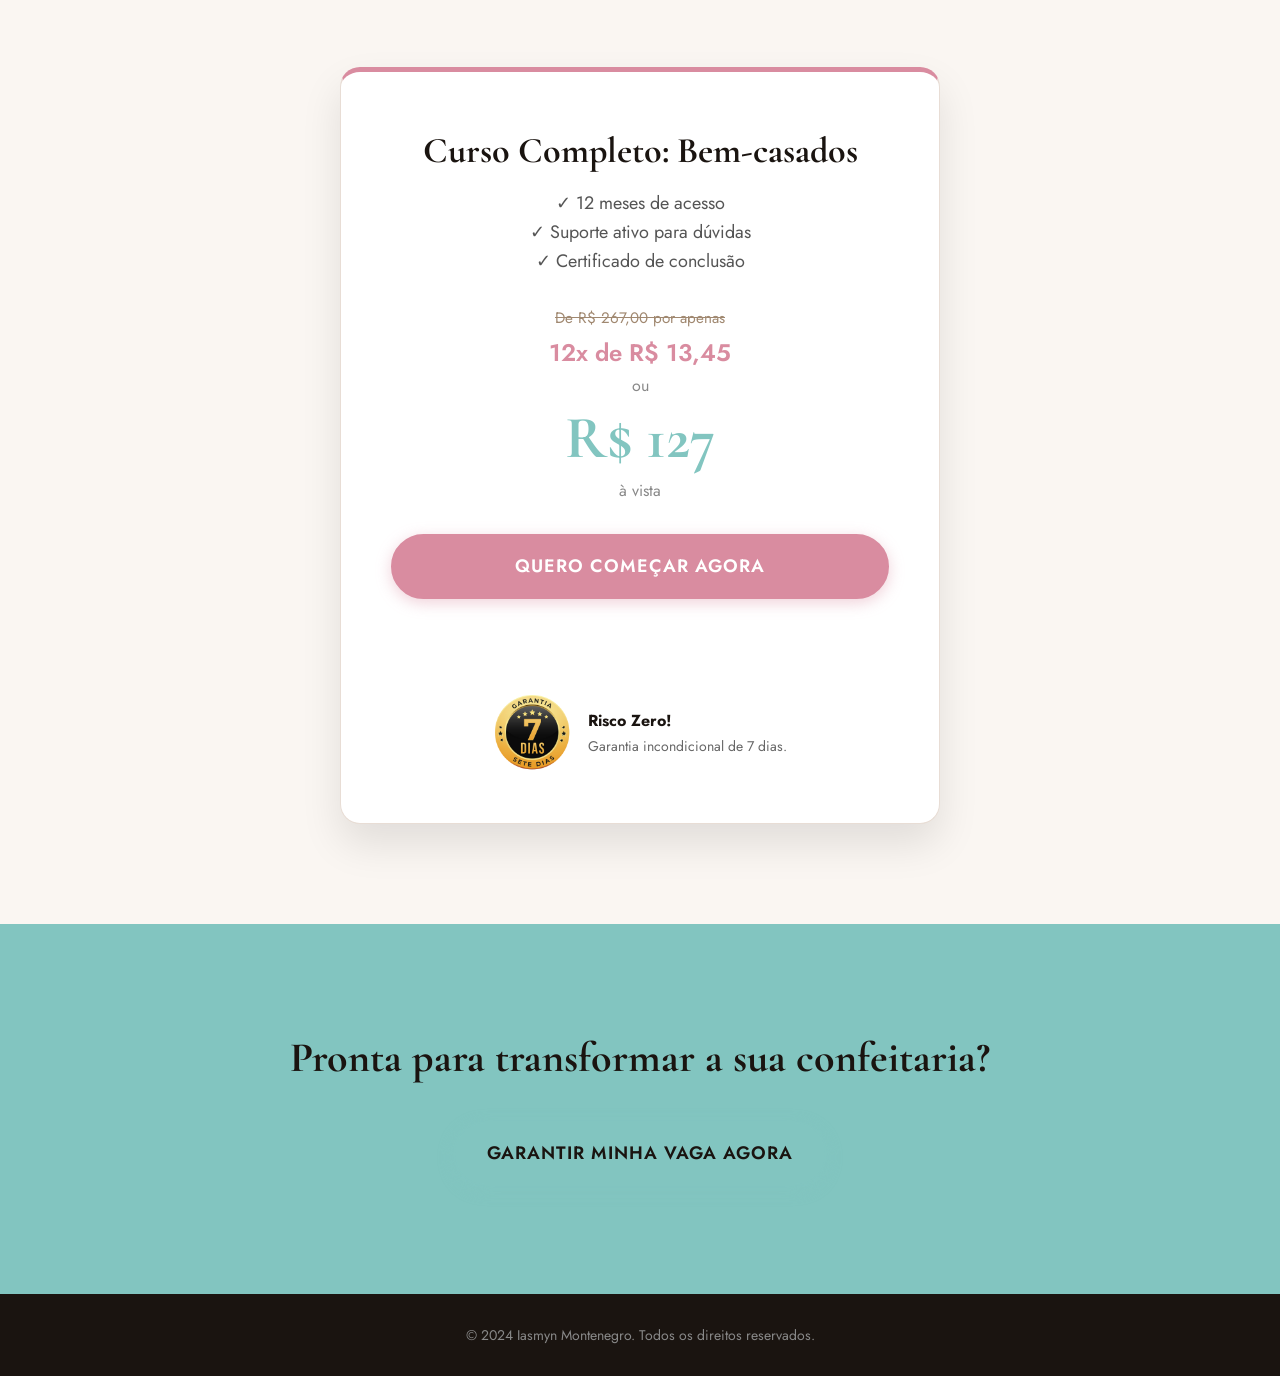
<file: cursos/bem-casados.html>
﻿<!DOCTYPE html>
<html lang="pt-BR">
<head>
    <meta charset="UTF-8">
    <meta name="viewport" content="width=device-width, initial-scale=1.0">
    <title>Bem-casados by I.M.</title>
    
    <!-- Google Fonts -->
    <link rel="preconnect" href="https://fonts.googleapis.com">
    <link rel="preconnect" href="https://fonts.gstatic.com" crossorigin>
    <link href="https://fonts.googleapis.com/css2?family=Cormorant+Garamond:ital,wght@0,400;0,600;0,700;1,400&family=Jost:wght@300;400;500;600&display=swap" rel="stylesheet">
    
    <!-- Global CSS & JS -->
    <link rel="stylesheet" href="../style.css">
    <script src="../script.js" defer></script>
    
    <style>
        :root {
            --mint: #82C5C0;
            --rose: #D98CA0;
            --cream: #FAF6F2;
            --dark: #1A1410;
        }

        body {
            margin: 0;
            padding: 0;
            font-family: 'Jost', sans-serif;
            background-color: var(--cream);
            color: var(--dark);
            line-height: 1.6;
        }

        h1, h2, h3, h4, h5, h6 {
            font-family: 'Cormorant Garamond', serif;
            margin: 0;
        }

        a {
            text-decoration: none;
        }

        img {
            max-width: 100%;
            display: block;
        }

        .container {
            width: 90%;
            max-width: 1200px;
            margin: 0 auto;
        }

        /* Header */
        header {
            padding: 20px 0;
            background-color: transparent;
            position: absolute;
            width: 100%;
            top: 0;
            z-index: 10;
        }

        .header-content {
            display: flex;
            justify-content: space-between;
            align-items: center;
        }

        .header-logo {
            font-family: 'Cormorant Garamond', serif;
            font-size: 24px;
            color: var(--cream);
            font-weight: 700;
            letter-spacing: 2px;
        }

        .home-link {
            color: var(--cream);
            font-weight: 500;
            transition: color 0.3s ease;
        }

        .home-link:hover {
            color: var(--mint);
        }

        /* Buttons */
        .btn {
            display: inline-block;
            background-color: var(--mint);
            color: var(--dark);
            padding: 16px 32px;
            font-size: 18px;
            font-weight: 600;
            border-radius: 50px;
            text-transform: uppercase;
            letter-spacing: 1px;
            transition: all 0.3s ease;
            border: 2px solid var(--mint);
            box-shadow: 0 4px 15px rgba(130, 197, 192, 0.4);
        }

        .btn:hover {
            background-color: transparent;
            color: var(--mint);
        }

        .btn-rose {
            background-color: var(--rose);
            color: white;
            border-color: var(--rose);
            box-shadow: 0 4px 15px rgba(217, 140, 160, 0.4);
        }

        .btn-rose:hover {
            background-color: transparent;
            color: var(--rose);
        }

        /* Hero Section */
        .hero {
            background-color: #1f1d1c;
            color: var(--cream);
            padding: 150px 0 100px;
            position: relative;
            overflow: hidden;
        }

        .hero::before {
            content: '';
            position: absolute;
            top: 0;
            left: 0;
            width: 100%;
            height: 100%;
            background-image: url('../images/IM-Capas-1080px-10.png');
            background-size: cover;
            background-position: center;
            opacity: 0.4;
            z-index: 1;
        }

        .hero-content {
            position: relative;
            z-index: 2;
            display: grid;
            grid-template-columns: 1fr 1fr;
            gap: 60px;
            align-items: center;
        }

        .course-name-label {
            display: inline-block;
            background-color: var(--rose);
            color: white;
            padding: 5px 15px;
            border-radius: 20px;
            font-size: 14px;
            font-weight: 600;
            letter-spacing: 1px;
            text-transform: uppercase;
            margin-bottom: 20px;
        }

        .hero-text h1 {
            font-size: 56px;
            line-height: 1.1;
            margin-bottom: 20px;
            color: var(--mint);
        }

        .hero-text p.subtitle {
            font-size: 22px;
            margin-bottom: 40px;
            font-weight: 300;
            color: #ccc;
        }

        .hero-image img {
            border-radius: 20px;
            box-shadow: 0 20px 40px rgba(0,0,0,0.5);
            border: 1px solid rgba(250, 246, 242, 0.1);
        }

        /* Benefits Section */
        .benefits {
            padding: 100px 0;
            background-color: white;
            text-align: center;
        }

        .section-title {
            font-size: 42px;
            margin-bottom: 20px;
            color: var(--dark);
        }

        .benefits-grid {
            display: grid;
            grid-template-columns: repeat(3, 1fr);
            gap: 40px;
            margin-top: 60px;
        }

        .benefit-card {
            padding: 40px 30px;
            background-color: var(--cream);
            border-radius: 15px;
            transition: transform 0.3s ease;
        }

        .benefit-card:hover {
            transform: translateY(-10px);
        }

        .benefit-icon {
            font-size: 40px;
            color: var(--rose);
            margin-bottom: 20px;
        }

        .benefit-card h3 {
            font-size: 24px;
            margin-bottom: 15px;
        }

        /* Gallery */
        .gallery {
            padding: 0 0 100px;
            background-color: white;
        }

        .gallery-grid {
            display: grid;
            grid-template-columns: repeat(3, 1fr);
            gap: 20px;
        }

        .gallery-item {
            overflow: hidden;
            border-radius: 10px;
            aspect-ratio: 1;
        }

        .gallery-item img {
            width: 100%;
            height: 100%;
            object-fit: cover;
            transition: transform 0.5s ease;
        }

        .gallery-item:hover img {
            transform: scale(1.05);
        }

        /* Profiles */
        .profiles {
            padding: 100px 0;
            background-color: var(--mint);
            color: var(--dark);
        }

        .profiles .section-title {
            color: var(--dark);
        }

        .profiles-grid {
            display: grid;
            grid-template-columns: repeat(2, 1fr);
            gap: 30px;
            margin-top: 60px;
        }

        .profile-card {
            background: rgba(255, 255, 255, 0.6);
            padding: 30px;
            border-radius: 15px;
            display: flex;
            align-items: flex-start;
            gap: 20px;
        }

        .profile-icon {
            background-color: var(--dark);
            color: var(--mint);
            width: 50px;
            height: 50px;
            border-radius: 50%;
            display: flex;
            align-items: center;
            justify-content: center;
            font-size: 24px;
            flex-shrink: 0;
        }

        /* Curriculum */
        .curriculum {
            padding: 100px 0;
            background-color: var(--cream);
        }

        .modules-grid {
            display: grid;
            grid-template-columns: repeat(2, 1fr);
            gap: 30px;
            margin-top: 60px;
        }

        .module-card {
            background: white;
            padding: 40px;
            border-radius: 20px;
            box-shadow: 0 10px 30px rgba(0,0,0,0.05);
        }

        .module-card h3 {
            font-size: 26px;
            color: var(--rose);
            margin-bottom: 20px;
            border-bottom: 1px solid var(--cream);
            padding-bottom: 10px;
        }

        .module-card ul {
            list-style: none;
            padding: 0;
            margin: 0;
        }

        .module-card ul li {
            padding: 10px 0;
            position: relative;
            padding-left: 25px;
        }

        .module-card ul li::before {
            content: '✓';
            position: absolute;
            left: 0;
            color: var(--mint);
            font-weight: bold;
        }

        /* Testimonials */
        .testimonials {
            padding: 100px 0;
            background-color: white;
            text-align: center;
        }

        .testimonials-grid {
            display: grid;
            grid-template-columns: repeat(4, 1fr);
            gap: 20px;
            margin-top: 60px;
        }

        .testimonial-img img {
            border-radius: 10px;
            box-shadow: 0 10px 20px rgba(0,0,0,0.1);
        }

        /* Certificate */
        .certificate {
            padding: 100px 0;
            background-color: var(--dark);
            color: var(--cream);
        }

        .cert-content {
            display: grid;
            grid-template-columns: 1fr 1fr;
            gap: 60px;
            align-items: center;
        }

        .cert-text h2 {
            font-size: 42px;
            color: var(--mint);
            margin-bottom: 20px;
        }

        /* Pricing */
        .pricing {
            padding: 100px 0;
            background-color: var(--cream);
            text-align: center;
        }

        .price-box {
            background: white;
            max-width: 600px;
            margin: 0 auto;
            padding: 50px;
            border-radius: 20px;
            box-shadow: 0 20px 40px rgba(0,0,0,0.1);
            border-top: 5px solid var(--rose);
        }

        .price-box h2 {
            font-size: 36px;
            margin-bottom: 10px;
        }

        .price-details {
            margin: 30px 0;
        }

        .old-price {
            text-decoration: line-through;
            color: #888;
            font-size: 20px;
        }

        .new-price {
            font-size: 60px;
            font-family: 'Cormorant Garamond', serif;
            font-weight: 700;
            color: var(--mint);
            line-height: 1;
            margin: 10px 0;
        }

        .installments {
            font-size: 24px;
            color: var(--rose);
            font-weight: 600;
        }

        .guarantee {
            margin-top: 30px;
            display: flex;
            align-items: center;
            justify-content: center;
            gap: 15px;
        }

        .guarantee img {
            max-width: 80px;
        }

        .payment-methods {
            margin-top: 30px;
        }

        .payment-methods img {
            max-width: 300px;
            margin: 0 auto;
        }

        /* Instructor */
        .instructor {
            padding: 100px 0;
            background-color: white;
        }

        .instructor-content {
            display: grid;
            grid-template-columns: 1fr 1fr;
            gap: 60px;
            align-items: center;
        }

        .instructor-img img {
            border-radius: 20px;
        }

        .instructor-text h2 {
            font-size: 42px;
            color: var(--rose);
            margin-bottom: 20px;
        }

        /* CTA Final */
        .cta-final {
            padding: 100px 0;
            background-color: var(--mint);
            text-align: center;
        }

        .cta-final h2 {
            font-size: 42px;
            color: var(--dark);
            margin-bottom: 30px;
        }

        /* Footer */
        footer {
            background-color: var(--dark);
            color: #888;
            text-align: center;
            padding: 30px 0;
            font-size: 14px;
        }

        /* WhatsApp */
        .whatsapp-float {
            position: fixed;
            bottom: 30px;
            right: 30px;
            background-color: #25d366;
            color: white;
            width: 60px;
            height: 60px;
            border-radius: 50%;
            display: flex;
            align-items: center;
            justify-content: center;
            font-size: 30px;
            box-shadow: 0 4px 10px rgba(0,0,0,0.3);
            z-index: 100;
            transition: transform 0.3s ease;
        }

        .whatsapp-float:hover {
            transform: scale(1.1);
        }

        @media (max-width: 768px) {
            .hero-content, .cert-content, .instructor-content {
                grid-template-columns: 1fr;
            }
            .benefits-grid, .gallery-grid, .profiles-grid, .modules-grid, .testimonials-grid {
                grid-template-columns: 1fr;
            }
            .hero-text h1 {
                font-size: 40px;
            }
            .hero {
                padding-top: 120px;
            }
        }
    </style>
</head>
<body>

    <!-- Header -->
    <header>
        <div class="container header-content">
            <div class="header-logo">I.M.</div>
            <nav>
                <a href="../index.html" class="home-link">Voltar para Home</a>
            </nav>
        </div>
    </header>

    <!-- Hero -->
    <section class="hero">
        <div class="container hero-content">
            <div class="hero-text">
                <div class="course-name-label">Bem-Casados by I.M.</div>
                <h1>Descubra o segredo para produzir bem-casados perfeitos que serão destaque na sua região</h1>
                <p class="subtitle">Aplique o meu processo de produção de bem-casados e seja mais valorizada atendendo festas e eventos.</p>
                <a href="https://pay.hotmart.com/Y83012904O?checkoutMode=10" class="btn">Garantir Minha Vaga</a>
            </div>
            <div class="hero-image">
                <img src="../images/4-1.png" alt="Bem-casados">
            </div>
        </div>
    </section>

    <!-- Benefits -->
    <section class="benefits">
        <div class="container">
            <h2 class="section-title">O que você vai aprender?</h2>
            <div class="benefits-grid">
                <div class="benefit-card">
                    <div class="benefit-icon">✨</div>
                    <h3>Receitas Infalíveis</h3>
                    <p>Receitas e técnicas testadas e aprovadas para bem-casados perfeitos, sem erro.</p>
                </div>
                <div class="benefit-card">
                    <div class="benefit-icon">🎀</div>
                    <h3>Acabamento Profissional</h3>
                    <p>Montagem e acabamento impecável para encantar os clientes mais exigentes.</p>
                </div>
                <div class="benefit-card">
                    <div class="benefit-icon">💰</div>
                    <h3>Lucratividade</h3>
                    <p>Precificação correta e estratégica para transformar sua paixão em um negócio rentável.</p>
                </div>
            </div>
        </div>
    </section>

    <!-- Gallery -->
    <section class="gallery">
        <div class="container">
            <div class="gallery-grid">
                <div class="gallery-item"><img src="../images/17-1024x1024.png" alt="Galeria"></div>
                <div class="gallery-item"><img src="../images/15-1024x1024.png" alt="Galeria"></div>
                <div class="gallery-item"><img src="../images/14-1-1024x1024.png" alt="Galeria"></div>
                <div class="gallery-item"><img src="../images/13-1-1024x1024.png" alt="Galeria"></div>
                <div class="gallery-item"><img src="../images/18-1024x1024.png" alt="Galeria"></div>
                <div class="gallery-item"><img src="../images/19-1024x1024.png" alt="Galeria"></div>
            </div>
        </div>
    </section>

    <!-- For Whom -->
    <section class="profiles">
        <div class="container">
            <h2 class="section-title text-center" style="text-align: center;">Para quem é este curso?</h2>
            <div class="profiles-grid">
                <div class="profile-card">
                    <div class="profile-icon">1</div>
                    <div>
                        <h3 style="font-family: 'Cormorant Garamond', serif; font-size: 24px;">Iniciante na Confeitaria</h3>
                        <p>Quer aprender a fazer bem-casados incríveis com técnicas simples, mesmo sendo total iniciante.</p>
                    </div>
                </div>
                <div class="profile-card">
                    <div class="profile-icon">2</div>
                    <div>
                        <h3 style="font-family: 'Cormorant Garamond', serif; font-size: 24px;">Quer se Especializar</h3>
                        <p>Já tem experiência na área e quer adicionar uma opção altamente lucrativa ao seu negócio.</p>
                    </div>
                </div>
                <div class="profile-card">
                    <div class="profile-icon">3</div>
                    <div>
                        <h3 style="font-family: 'Cormorant Garamond', serif; font-size: 24px;">Busca um Diferencial</h3>
                        <p>Quer ter os bem-casados como um diferencial lucrativo e atrativo no seu cardápio de doces.</p>
                    </div>
                </div>
                <div class="profile-card">
                    <div class="profile-icon">4</div>
                    <div>
                        <h3 style="font-family: 'Cormorant Garamond', serif; font-size: 24px;">Apaixonada pela Confeitaria</h3>
                        <p>Deseja produzir bem-casados com qualidade de confeitaria profissional para encantar a todos.</p>
                    </div>
                </div>
            </div>
        </div>
    </section>

    <!-- Curriculum -->
    <section class="curriculum">
        <div class="container">
            <h2 class="section-title text-center" style="text-align: center;">O que você vai encontrar no curso</h2>
            <div class="modules-grid">
                <div class="module-card">
                    <h3>Módulo 1: Massas</h3>
                    <ul>
                        <li>Como bater a massa perfeita</li>
                        <li>Massa de baunilha</li>
                        <li>Massa de chocolate</li>
                        <li>Massa de pão-de-ló</li>
                    </ul>
                </div>
                <div class="module-card">
                    <h3>Módulo 2: Recheios</h3>
                    <ul>
                        <li>Recheio de doce de leite</li>
                        <li>Recheio de Ninho</li>
                        <li>Recheio com oleaginosas</li>
                        <li>Produção de doce de leite na lata</li>
                        <li>Organização de recheios prontos</li>
                    </ul>
                </div>
                <div class="module-card">
                    <h3>Módulo 3: Calda</h3>
                    <ul>
                        <li>Preparo da calda para bem-casados</li>
                    </ul>
                </div>
                <div class="module-card">
                    <h3>Módulo 4: Montagem e Armazenamento</h3>
                    <ul>
                        <li>Montagem do bem-casado</li>
                        <li>Armazenamento ideal</li>
                        <li>Uso correto do plástico celofane</li>
                    </ul>
                </div>
                <div class="module-card">
                    <h3>Módulo 5: Embalagens</h3>
                    <ul>
                        <li>Tudo sobre embalagens</li>
                        <li>Fitas de cetim</li>
                        <li>Acessórios</li>
                        <li>Passo a passo da embalagem</li>
                    </ul>
                </div>
                <div class="module-card">
                    <h3>Módulo 6: Laços e Precificação</h3>
                    <ul>
                        <li>Técnicas de laço (direto, separado, channel)</li>
                        <li>Técnicas com barbante</li>
                        <li>Precificação correta de bem-casados</li>
                        <li>Planilhamento de custos (fixos e variáveis)</li>
                    </ul>
                </div>
            </div>
        </div>
    </section>

    <!-- Testimonials -->
    <section class="testimonials">
        <div class="container">
            <h2 class="section-title">O que dizem nossas alunas</h2>
            <div class="testimonials-grid">
                <div class="testimonial-img"><img src="../images/3-4.png" alt="Depoimento"></div>
                <div class="testimonial-img"><img src="../images/2-4.png" alt="Depoimento"></div>
                <div class="testimonial-img"><img src="../images/4-2.png" alt="Depoimento"></div>
                <div class="testimonial-img"><img src="../images/1-4.png" alt="Depoimento"></div>
            </div>
        </div>
    </section>

    <!-- Certificate -->
    <section class="certificate">
        <div class="container cert-content">
            <div class="cert-image">
                <img src="../images/IM-Certificados.png" alt="Certificado de Conclusão">
            </div>
            <div class="cert-text">
                <h2>Certificado de Conclusão</h2>
                <p style="font-size: 18px; line-height: 1.8;">Ao concluir o curso, você receberá o seu certificado personalizado, com a merecida aprovação de competência, pronto para ser impresso e exposto na sua confeitaria!</p>
            </div>
        </div>
    </section>

    <!-- Instructor -->
    <section class="instructor">
        <div class="container instructor-content">
            <div class="instructor-text">
                <h2>Sua Professora, Iasmyn Montenegro</h2>
                <p style="font-size: 18px; margin-bottom: 20px;">Com mais de 16 anos de experiência na área e formada em Gastronomia, Iasmyn dedicou sua carreira a aperfeiçoar a arte da confeitaria fina para eventos.</p>
                <p style="font-size: 18px;">Hoje, com mais de 2.000 alunas transformadas por seus métodos, ela compartilha seus segredos de forma didática e acessível, para que você também possa ser uma confeiteira de sucesso e destaque na sua região.</p>
            </div>
            <div class="instructor-img">
                <img src="../images/IM-Capas-1080px-7.png" alt="Iasmyn Montenegro">
            </div>
        </div>
    </section>

    <!-- Pricing -->
    <section class="pricing">
        <div class="container">
            <div class="price-box">
                <h2>Curso Completo: Bem-casados</h2>
                <ul style="list-style: none; padding: 0; margin-bottom: 30px; font-size: 18px; color: #555;">
                    <li>✓ 12 meses de acesso</li>
                    <li>✓ Suporte ativo para dúvidas</li>
                    <li>✓ Certificado de conclusão</li>
                </ul>
                <div class="price-details">
                    <div class="old-price">De R$ 267,00 por apenas</div>
                    <div class="installments">12x de R$ 13,45</div>
                    <div style="font-size: 16px; color: #888;">ou</div>
                    <div class="new-price">R$ 127</div>
                    <div style="font-size: 16px; color: #888;">à vista</div>
                </div>
                <a href="https://pay.hotmart.com/Y83012904O?checkoutMode=10" class="btn btn-rose" style="width: 100%; box-sizing: border-box;">Quero Começar Agora</a>
                
                <div class="payment-methods">
                    <img src="../images/metodos-pagamento.png.png" alt="Métodos de Pagamento">
                </div>
                
                <div class="guarantee">
                    <img src="../images/Garantia-de-7-dias.png" alt="Garantia de 7 dias">
                    <div style="text-align: left;">
                        <strong style="display: block; color: var(--dark);">Risco Zero!</strong>
                        <span style="font-size: 14px; color: #666;">Garantia incondicional de 7 dias.</span>
                    </div>
                </div>
            </div>
        </div>
    </section>

    <!-- Final CTA -->
    <section class="cta-final">
        <div class="container">
            <h2>Pronta para transformar a sua confeitaria?</h2>
            <a href="https://pay.hotmart.com/Y83012904O?checkoutMode=10" class="btn">Garantir Minha Vaga Agora</a>
        </div>
    </section>

    <!-- Footer -->
    <footer>
        <div class="container">
            <p>&copy; 2024 Iasmyn Montenegro. Todos os direitos reservados.</p>
        </div>
    </footer>

    <!-- WhatsApp Floating Button -->
    <a href="https://api.whatsapp.com/send/?phone=5583998709828&text=Oiii%2C+gostaria+de+tirar+um+d%C3%BAvida+sobre+o+curso...." class="whatsapp-float" target="_blank" rel="noopener noreferrer">
        <svg xmlns="http://www.w3.org/2000/svg" width="30" height="30" fill="currentColor" viewBox="0 0 16 16">
            <path d="M13.601 2.326A7.854 7.854 0 0 0 7.994 0C3.627 0 .068 3.558.064 7.926c-.003 1.396.366 2.76 1.059 3.965L0 16l4.204-1.102a7.933 7.933 0 0 0 3.79.965h.004c4.368 0 7.926-3.558 7.93-7.93A7.898 7.898 0 0 0 13.6 2.326zM7.994 14.521a6.573 6.573 0 0 1-3.356-.92l-.24-.144-2.494.654.666-2.433-.156-.251a6.56 6.56 0 0 1-1.007-3.505c0-3.626 2.957-6.584 6.591-6.584a6.56 6.56 0 0 1 4.66 1.931 6.557 6.557 0 0 1 1.928 4.66c-.004 3.639-2.961 6.592-6.592 6.592zm3.615-4.934c-.197-.099-1.17-.578-1.353-.646-.182-.065-.315-.099-.445.099-.133.197-.513.646-.627.775-.114.133-.232.148-.43.05-.197-.1-.836-.308-1.592-.985-.59-.525-.985-1.175-1.103-1.372-.114-.198-.011-.304.088-.403.087-.088.197-.232.296-.346.1-.114.133-.198.198-.33.065-.134.034-.248-.015-.347-.05-.099-.445-1.076-.612-1.47-.16-.389-.323-.335-.445-.34-.114-.007-.247-.007-.38-.007a.729.729 0 0 0-.529.247c-.182.198-.691.677-.691 1.654 0 .977.71 1.916.81 2.049.098.133 1.394 2.132 3.383 2.992.47.205.84.326 1.129.418.475.152.904.129 1.246.08.38-.058 1.171-.48 1.338-.943.164-.464.164-.86.114-.943-.049-.084-.182-.133-.38-.232z"/>
        </svg>
    </a>

</body>
</html>
</file>
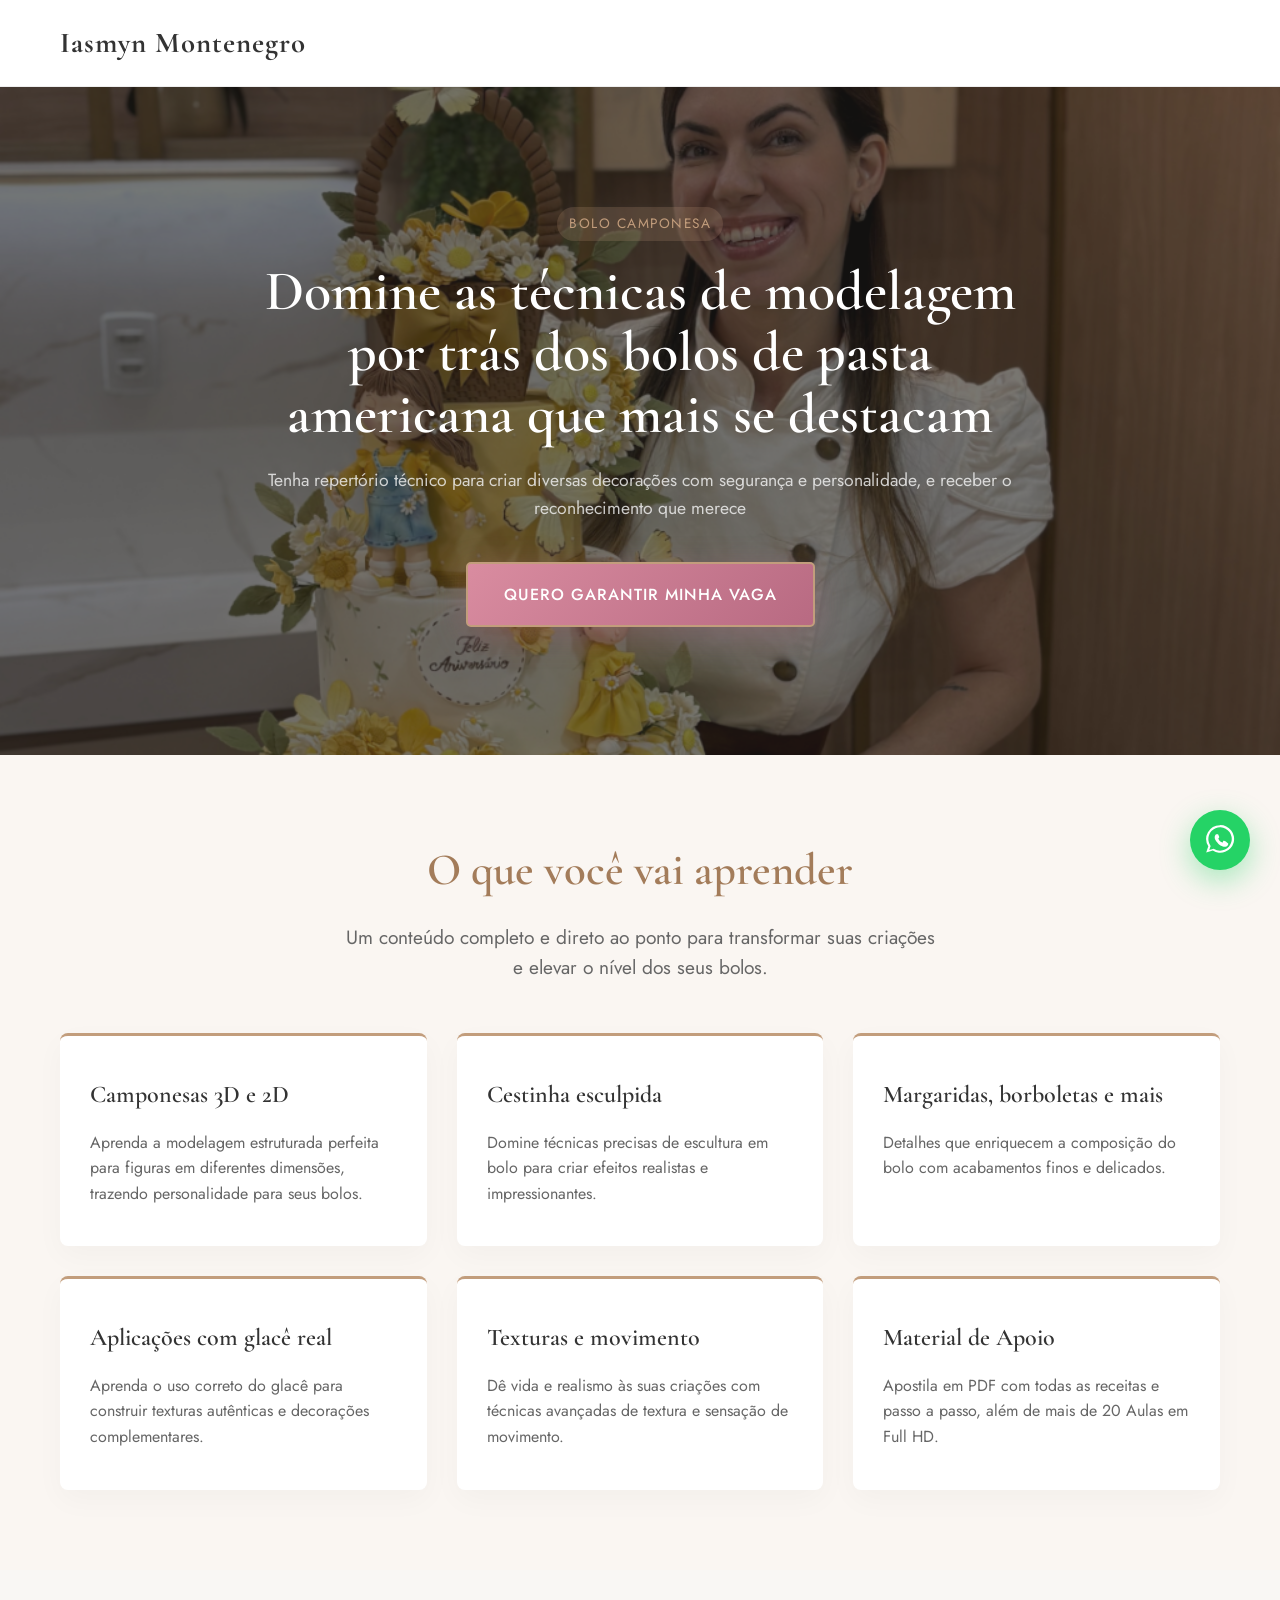
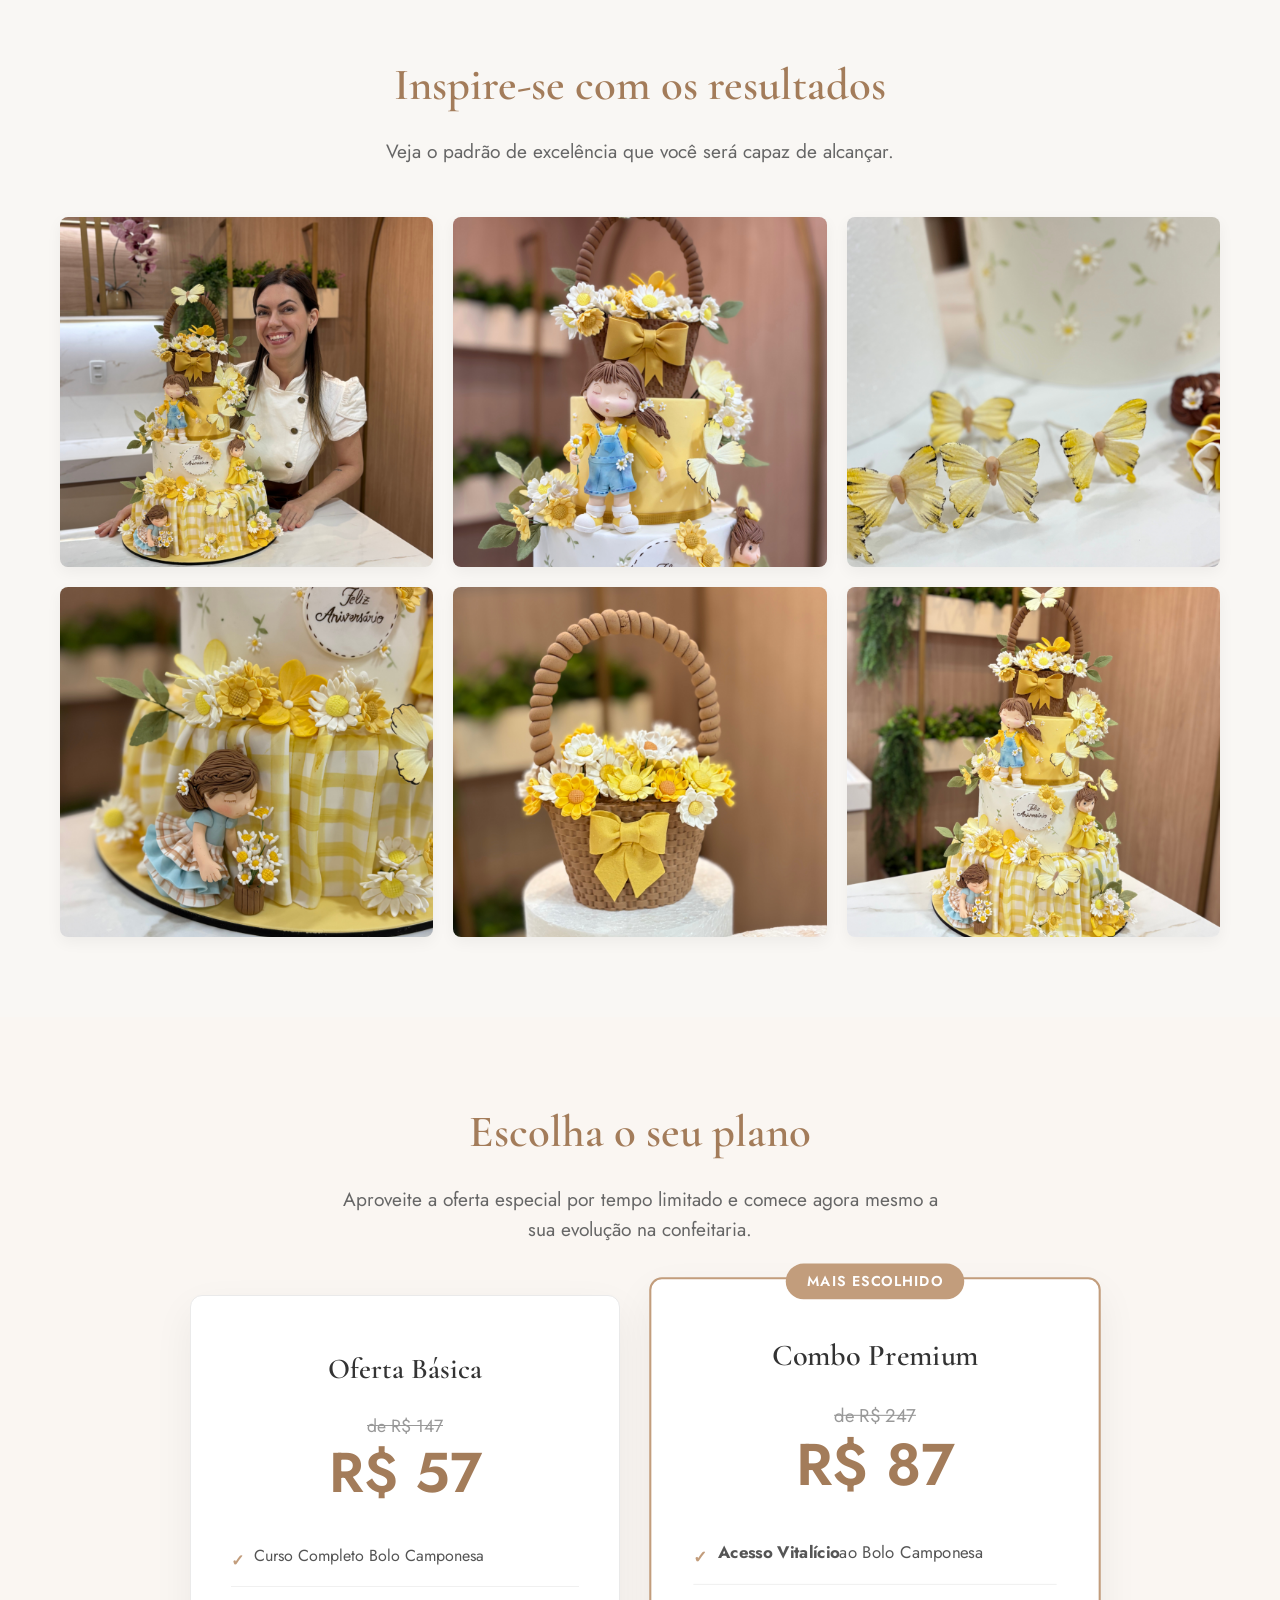
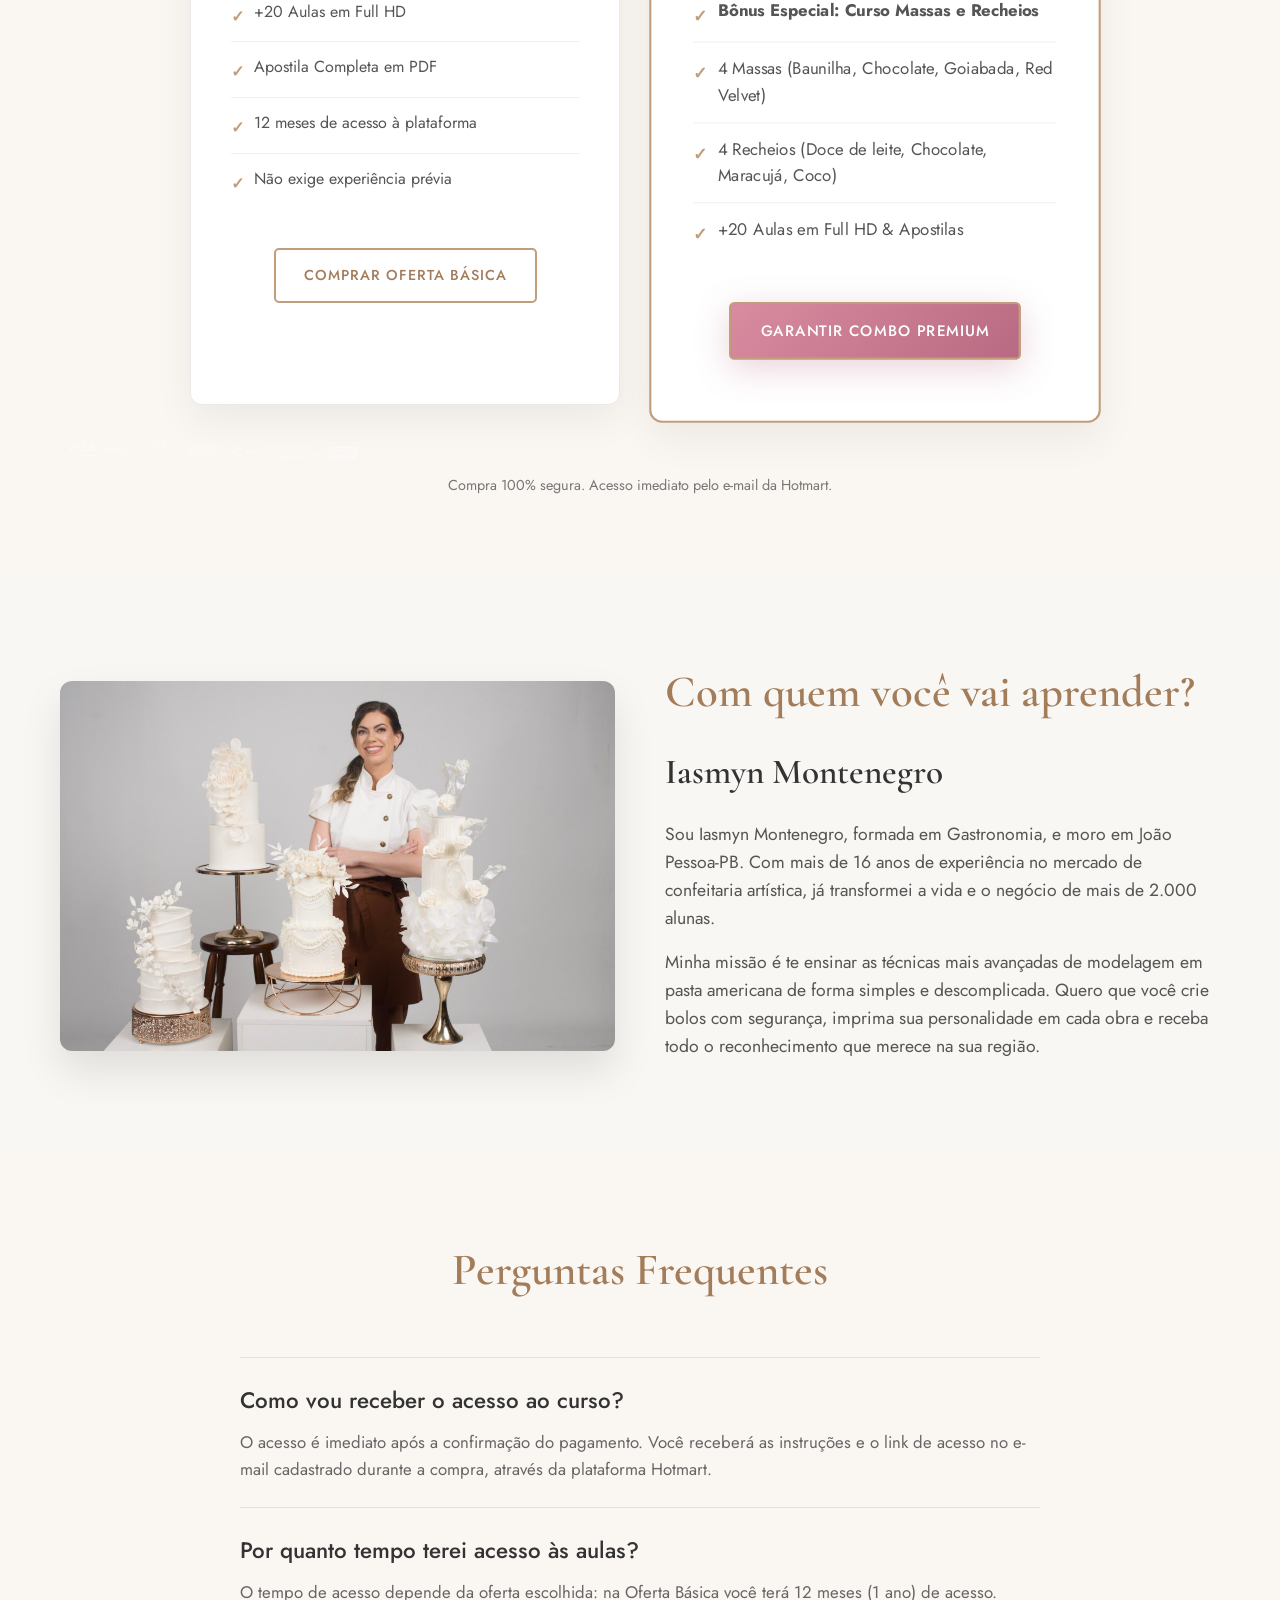
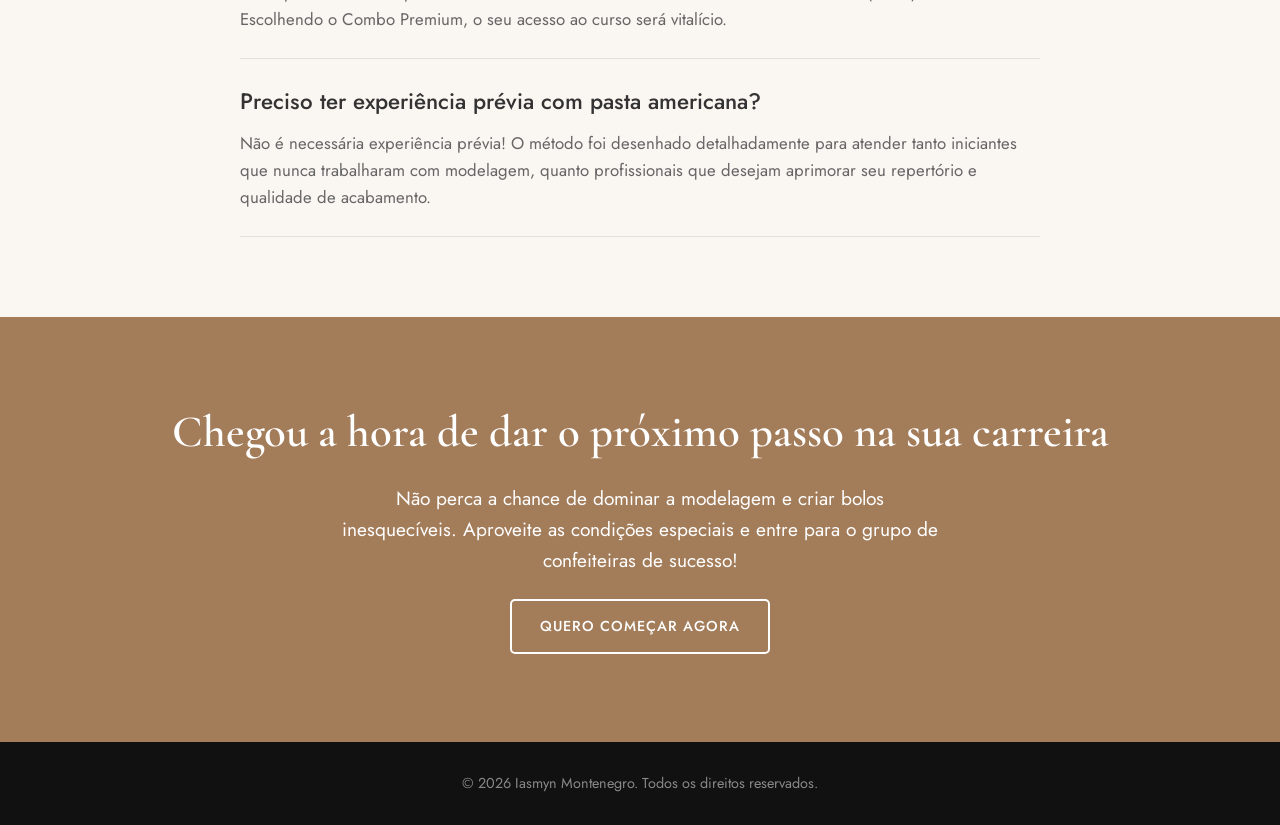
<file: cursos/bolo-camponesa.html>
﻿<!DOCTYPE html>
<html lang="pt-BR">
<head>
    <meta charset="UTF-8">
    <meta name="viewport" content="width=device-width, initial-scale=1.0">
    <title>Bolo Camponesa - Iasmyn Montenegro</title>
    
    <!-- Design System Linking -->
    <link rel="stylesheet" href="../style.css">
    <script src="../script.js" defer></script>
    
    <!-- Google Fonts -->
    <link rel="preconnect" href="https://fonts.googleapis.com">
    <link rel="preconnect" href="https://fonts.gstatic.com" crossorigin>
    <link href="https://fonts.googleapis.com/css2?family=Cormorant+Garamond:wght@400;600;700&family=Jost:wght@300;400;500;600&display=swap" rel="stylesheet">
    
    <!-- Inline styles for page-specific layout & utility classes if missing from global style.css -->
    <style>
        :root {
            --primary: #c29d7c; /* Soft luxury gold/nude */
            --primary-dark: #a37c5a;
            --dark-bg: #1f1d1c;
            --light-bg: #f9f7f4;
            --text-dark: #333;
            --text-light: #f5f5f5;
        }
        
        body.sales-page {
            font-family: 'Jost', sans-serif;
            color: var(--text-dark);
            line-height: 1.6;
            margin: 0;
            padding: 0;
        }

        h1, h2, h3, h4, h5, h6, .course-title, .section-title {
            font-family: 'Cormorant Garamond', serif;
            font-weight: 600;
        }

        .container {
            max-width: 1200px;
            margin: 0 auto;
            padding: 0 20px;
        }

        .section-padding {
            padding: 80px 0;
        }

        .text-center {
            text-align: center;
        }

        .mt-3 { margin-top: 1.5rem; }
        .mt-4 { margin-top: 2rem; }

        /* Buttons */
        .btn {
            display: inline-block;
            padding: 14px 28px;
            border-radius: 5px;
            font-family: 'Jost', sans-serif;
            font-weight: 500;
            text-decoration: none;
            transition: all 0.3s ease;
            cursor: pointer;
            text-transform: uppercase;
            letter-spacing: 1px;
            font-size: 0.9rem;
        }

        .btn-primary {
            background-color: var(--primary);
            color: #fff;
            border: 2px solid var(--primary);
        }

        .btn-primary:hover {
            background-color: var(--primary-dark);
            border-color: var(--primary-dark);
            box-shadow: 0 5px 15px rgba(194, 157, 124, 0.4);
        }

        .btn-outline {
            background-color: transparent;
            color: var(--primary-dark);
            border: 2px solid var(--primary);
        }

        .btn-outline:hover {
            background-color: var(--primary);
            color: #fff;
        }

        .btn-large {
            padding: 18px 36px;
            font-size: 1rem;
        }

        /* Header */
        .site-header {
            padding: 20px 0;
            background-color: #fff;
            border-bottom: 1px solid #eee;
            position: sticky;
            top: 0;
            z-index: 100;
        }

        .logo {
            font-family: 'Cormorant Garamond', serif;
            font-size: 1.8rem;
            font-weight: 700;
            color: var(--text-dark);
            text-decoration: none;
            letter-spacing: 1px;
        }

        /* Hero */
        .hero-section {
            padding: 120px 0;
            background-color: #1f1d1c;
            color: var(--text-light);
            text-align: center;
            position: relative;
        }

        .hero-section::before {
            content: '';
            position: absolute;
            top: 0; left: 0; right: 0; bottom: 0;
            background-image: url('../images/IM-Capas-600px-1080-x-1080-px-1024x1024.png');
            background-size: cover;
            background-position: center;
            opacity: 0.4;
            z-index: 1;
        }

        .hero-content {
            position: relative;
            z-index: 2;
            max-width: 800px;
            margin: 0 auto;
        }

        .course-name-label {
            display: inline-block;
            background-color: rgba(194, 157, 124, 0.2);
            color: var(--primary);
            padding: 6px 12px;
            border-radius: 20px;
            font-size: 0.85rem;
            text-transform: uppercase;
            letter-spacing: 1.5px;
            margin-bottom: 20px;
        }

        .course-title {
            font-size: 3.5rem;
            margin: 0 0 20px;
            line-height: 1.1;
            color: #fff;
        }

        .subtitle {
            font-size: 1.1rem;
            opacity: 0.8;
            margin-bottom: 40px;
        }

        /* Features */
        .section-header {
            margin-bottom: 50px;
        }

        .section-title {
            font-size: 2.8rem;
            margin-bottom: 15px;
            color: var(--primary-dark);
        }

        .section-desc {
            font-size: 1.2rem;
            color: #666;
            max-width: 600px;
            margin: 0 auto;
        }

        .features-grid {
            display: grid;
            grid-template-columns: repeat(auto-fit, minmax(300px, 1fr));
            gap: 30px;
        }

        .feature-card {
            background: #fff;
            padding: 40px 30px;
            border-radius: 8px;
            box-shadow: 0 10px 30px rgba(0,0,0,0.03);
            border-top: 3px solid var(--primary);
            transition: transform 0.3s ease;
        }

        .feature-card:hover {
            transform: translateY(-5px);
        }

        .feature-card h3 {
            font-size: 1.5rem;
            margin-bottom: 15px;
            color: var(--text-dark);
        }

        .feature-card p {
            color: #666;
            margin: 0;
        }

        /* Gallery */
        .bg-light {
            background-color: var(--light-bg);
        }

        .image-gallery-grid {
            display: grid;
            grid-template-columns: repeat(auto-fit, minmax(300px, 1fr));
            gap: 20px;
        }

        .image-gallery-grid img {
            width: 100%;
            height: 350px;
            object-fit: cover;
            border-radius: 8px;
            box-shadow: 0 5px 15px rgba(0,0,0,0.05);
            transition: transform 0.4s ease;
        }

        .image-gallery-grid img:hover {
            transform: scale(1.03);
        }

        /* Pricing */
        .pricing-grid {
            display: grid;
            grid-template-columns: repeat(auto-fit, minmax(350px, 1fr));
            gap: 40px;
            max-width: 900px;
            margin: 0 auto;
        }

        .pricing-card {
            background: #fff;
            padding: 50px 40px;
            border-radius: 12px;
            box-shadow: 0 15px 40px rgba(0,0,0,0.06);
            text-align: center;
            position: relative;
            border: 1px solid #eaeaea;
        }

        .pricing-card.premium-card {
            border: 2px solid var(--primary);
            transform: scale(1.05);
            z-index: 2;
        }

        @media (max-width: 768px) {
            .pricing-card.premium-card {
                transform: scale(1);
            }
        }

        .badge-premium {
            position: absolute;
            top: -15px;
            left: 50%;
            transform: translateX(-50%);
            background: var(--primary);
            color: #fff;
            padding: 6px 20px;
            border-radius: 20px;
            font-size: 0.85rem;
            font-weight: 600;
            letter-spacing: 1px;
            text-transform: uppercase;
        }

        .pricing-header h3 {
            font-size: 1.8rem;
            margin-bottom: 20px;
            color: var(--text-dark);
        }

        .price .old-price {
            display: block;
            font-size: 1.1rem;
            color: #999;
            text-decoration: line-through;
            margin-bottom: 5px;
        }

        .price .current-price {
            display: block;
            font-size: 3.5rem;
            font-weight: 600;
            color: var(--primary-dark);
            margin-bottom: 30px;
            line-height: 1;
        }

        .pricing-features {
            list-style: none;
            padding: 0;
            margin: 0 0 40px 0;
            text-align: left;
        }

        .pricing-features li {
            padding: 12px 0;
            border-bottom: 1px solid #f0f0f0;
            color: #555;
            display: flex;
            align-items: flex-start;
        }

        .pricing-features li:last-child {
            border-bottom: none;
        }

        .pricing-features li i {
            color: var(--primary);
            margin-right: 10px;
            margin-top: 5px;
            font-style: normal;
        }

        .pricing-features li i::before {
            content: '✓';
            font-weight: bold;
        }
        
        .payment-img {
            max-width: 300px;
            height: auto;
            opacity: 0.8;
            margin-bottom: 10px;
        }

        .secure-text {
            font-size: 0.9rem;
            color: #777;
        }

        /* Instructor */
        .instructor-grid {
            display: grid;
            grid-template-columns: 1fr 1fr;
            gap: 50px;
            align-items: center;
        }

        .instructor-img img {
            width: 100%;
            border-radius: 12px;
            box-shadow: 0 20px 40px rgba(0,0,0,0.1);
        }

        .instructor-name {
            font-size: 2.2rem;
            color: var(--text-dark);
            margin-bottom: 20px;
        }

        .instructor-info p {
            font-size: 1.1rem;
            color: #555;
            margin-bottom: 15px;
        }

        @media (max-width: 768px) {
            .instructor-grid {
                grid-template-columns: 1fr;
            }
            .course-title {
                font-size: 2.5rem;
            }
        }

        /* FAQ */
        .faq-accordion {
            max-width: 800px;
            margin: 0 auto;
        }

        .faq-item {
            border-bottom: 1px solid #e0e0e0;
            padding: 25px 0;
        }

        .faq-item:first-child {
            border-top: 1px solid #e0e0e0;
        }

        .faq-question {
            font-size: 1.4rem;
            color: var(--text-dark);
            margin: 0 0 10px 0;
            cursor: pointer;
            font-family: 'Jost', sans-serif;
            font-weight: 500;
        }

        .faq-answer p {
            color: #666;
            margin: 0;
            font-size: 1.05rem;
        }

        /* CTA Bottom */
        .final-cta-section {
            background-color: var(--primary-dark);
            color: #fff;
        }
        
        .final-cta-section .section-title,
        .final-cta-section .section-desc {
            color: #fff;
        }

        /* Footer */
        .site-footer {
            background-color: #111;
            color: #888;
            padding: 30px 0;
            font-size: 0.9rem;
        }

        /* WhatsApp Float */
        .floating-whatsapp {
            position: fixed;
            bottom: 30px;
            right: 30px;
            background-color: #25d366;
            color: #fff;
            width: 60px;
            height: 60px;
            border-radius: 50%;
            display: flex;
            align-items: center;
            justify-content: center;
            box-shadow: 0 10px 30px rgba(37, 211, 102, 0.4);
            z-index: 1000;
            transition: transform 0.3s ease;
        }

        .floating-whatsapp:hover {
            transform: translateY(-5px);
            color: #fff;
        }
    </style>
</head>
<body class="sales-page">

    <!-- Header -->
    <header class="site-header">
        <div class="container">
            <a href="../index.html" class="logo">Iasmyn Montenegro</a>
        </div>
    </header>

    <main>
        <!-- Hero Section -->
        <section class="hero-section">
            <div class="container">
                <div class="hero-content">
                    <span class="course-name-label">Bolo Camponesa</span>
                    <h1 class="course-title">Domine as técnicas de modelagem por trás dos bolos de pasta americana que mais se destacam</h1>
                    <p class="subtitle">Tenha repertório técnico para criar diversas decorações com segurança e personalidade, e receber o reconhecimento que merece</p>
                    <div class="hero-cta">
                        <a href="#ofertas" class="btn btn-primary btn-large">Quero garantir minha vaga</a>
                    </div>
                </div>
            </div>
        </section>

        <!-- What you'll learn Section -->
        <section class="learning-section section-padding">
            <div class="container">
                <div class="section-header text-center">
                    <h2 class="section-title">O que você vai aprender</h2>
                    <p class="section-desc">Um conteúdo completo e direto ao ponto para transformar suas criações e elevar o nível dos seus bolos.</p>
                </div>
                <div class="features-grid">
                    <div class="feature-card">
                        <h3>Camponesas 3D e 2D</h3>
                        <p>Aprenda a modelagem estruturada perfeita para figuras em diferentes dimensões, trazendo personalidade para seus bolos.</p>
                    </div>
                    <div class="feature-card">
                        <h3>Cestinha esculpida</h3>
                        <p>Domine técnicas precisas de escultura em bolo para criar efeitos realistas e impressionantes.</p>
                    </div>
                    <div class="feature-card">
                        <h3>Margaridas, borboletas e mais</h3>
                        <p>Detalhes que enriquecem a composição do bolo com acabamentos finos e delicados.</p>
                    </div>
                    <div class="feature-card">
                        <h3>Aplicações com glacê real</h3>
                        <p>Aprenda o uso correto do glacê para construir texturas autênticas e decorações complementares.</p>
                    </div>
                    <div class="feature-card">
                        <h3>Texturas e movimento</h3>
                        <p>Dê vida e realismo às suas criações com técnicas avançadas de textura e sensação de movimento.</p>
                    </div>
                    <div class="feature-card">
                        <h3>Material de Apoio</h3>
                        <p>Apostila em PDF com todas as receitas e passo a passo, além de mais de 20 Aulas em Full HD.</p>
                    </div>
                </div>
            </div>
        </section>

        <!-- Gallery Section -->
        <section class="gallery-section section-padding bg-light">
            <div class="container">
                <div class="section-header text-center">
                    <h2 class="section-title">Inspire-se com os resultados</h2>
                    <p class="section-desc">Veja o padrão de excelência que você será capaz de alcançar.</p>
                </div>
                <div class="image-gallery-grid">
                    <img src="../images/IM-Capas-600px-1080-x-1080-px-1024x1024.png" alt="Bolo Camponesa Modelo 1">
                    <img src="../images/IM-Capas-600px-1080-x-1080-px-3-1024x1024.png" alt="Bolo Camponesa Modelo 2">
                    <img src="../images/IM-Capas-600px-1080-x-1080-px-5-1024x1024.png" alt="Bolo Camponesa Modelo 3">
                    <img src="../images/IM-Capas-600px-1080-x-1080-px-2-1024x1024.png" alt="Bolo Camponesa Modelo 4">
                    <img src="../images/IM-Capas-600px-1080-x-1080-px-4-1024x1024.png" alt="Bolo Camponesa Modelo 5">
                    <img src="../images/IM-Capas-600px-1080-x-1080-px-1-1024x1024.png" alt="Bolo Camponesa Modelo 6">
                </div>
            </div>
        </section>

        <!-- Pricing Section -->
        <section id="ofertas" class="pricing-section section-padding">
            <div class="container">
                <div class="section-header text-center">
                    <h2 class="section-title">Escolha o seu plano</h2>
                    <p class="section-desc">Aproveite a oferta especial por tempo limitado e comece agora mesmo a sua evolução na confeitaria.</p>
                </div>
                <div class="pricing-grid">
                    
                    <!-- Oferta Básica -->
                    <div class="pricing-card">
                        <div class="pricing-header">
                            <h3>Oferta Básica</h3>
                            <div class="price">
                                <span class="old-price">de R$ 147</span>
                                <span class="current-price">R$ 57</span>
                            </div>
                        </div>
                        <ul class="pricing-features">
                            <li><i></i> Curso Completo Bolo Camponesa</li>
                            <li><i></i> +20 Aulas em Full HD</li>
                            <li><i></i> Apostila Completa em PDF</li>
                            <li><i></i> 12 meses de acesso à plataforma</li>
                            <li><i></i> Não exige experiência prévia</li>
                        </ul>
                        <a href="https://pay.hotmart.com/V101774218S?off=5cjncf46&checkoutMode=10" target="_blank" class="btn btn-outline">Comprar Oferta Básica</a>
                    </div>

                    <!-- Combo Premium -->
                    <div class="pricing-card premium-card">
                        <div class="badge-premium">Mais Escolhido</div>
                        <div class="pricing-header">
                            <h3>Combo Premium</h3>
                            <div class="price">
                                <span class="old-price">de R$ 247</span>
                                <span class="current-price">R$ 87</span>
                            </div>
                        </div>
                        <ul class="pricing-features">
                            <li><i></i> <strong>Acesso Vitalício</strong> ao Bolo Camponesa</li>
                            <li><i></i> <strong>Bônus Especial: Curso Massas e Recheios</strong></li>
                            <li><i></i> 4 Massas (Baunilha, Chocolate, Goiabada, Red Velvet)</li>
                            <li><i></i> 4 Recheios (Doce de leite, Chocolate, Maracujá, Coco)</li>
                            <li><i></i> +20 Aulas em Full HD & Apostilas</li>
                        </ul>
                        <a href="https://pay.hotmart.com/V101774218S?off=ph2gfj2r&checkoutMode=10" target="_blank" class="btn btn-primary">Garantir Combo Premium</a>
                    </div>

                </div>
                
                <div class="payment-methods text-center mt-4">
                    <img src="../images/metodos-pagamento.png.png" alt="Métodos de Pagamento Seguros" class="payment-img">
                    <p class="secure-text">Compra 100% segura. Acesso imediato pelo e-mail da Hotmart.</p>
                </div>
            </div>
        </section>

        <!-- Instructor Section -->
        <section class="instructor-section section-padding bg-light">
            <div class="container">
                <div class="instructor-grid">
                    <div class="instructor-img">
                        <img src="../images/ONO_9576-1024x683.jpg" alt="Iasmyn Montenegro - Professora">
                    </div>
                    <div class="instructor-info">
                        <h2 class="section-title">Com quem você vai aprender?</h2>
                        <h3 class="instructor-name">Iasmyn Montenegro</h3>
                        <p>Sou Iasmyn Montenegro, formada em Gastronomia, e moro em João Pessoa-PB. Com mais de 16 anos de experiência no mercado de confeitaria artística, já transformei a vida e o negócio de mais de 2.000 alunas.</p>
                        <p>Minha missão é te ensinar as técnicas mais avançadas de modelagem em pasta americana de forma simples e descomplicada. Quero que você crie bolos com segurança, imprima sua personalidade em cada obra e receba todo o reconhecimento que merece na sua região.</p>
                    </div>
                </div>
            </div>
        </section>

        <!-- FAQ Section -->
        <section class="faq-section section-padding">
            <div class="container">
                <div class="section-header text-center">
                    <h2 class="section-title">Perguntas Frequentes</h2>
                </div>
                <div class="faq-accordion">
                    <div class="faq-item">
                        <h3 class="faq-question">Como vou receber o acesso ao curso?</h3>
                        <div class="faq-answer">
                            <p>O acesso é imediato após a confirmação do pagamento. Você receberá as instruções e o link de acesso no e-mail cadastrado durante a compra, através da plataforma Hotmart.</p>
                        </div>
                    </div>
                    <div class="faq-item">
                        <h3 class="faq-question">Por quanto tempo terei acesso às aulas?</h3>
                        <div class="faq-answer">
                            <p>O tempo de acesso depende da oferta escolhida: na Oferta Básica você terá 12 meses (1 ano) de acesso. Escolhendo o Combo Premium, o seu acesso ao curso será vitalício.</p>
                        </div>
                    </div>
                    <div class="faq-item">
                        <h3 class="faq-question">Preciso ter experiência prévia com pasta americana?</h3>
                        <div class="faq-answer">
                            <p>Não é necessária experiência prévia! O método foi desenhado detalhadamente para atender tanto iniciantes que nunca trabalharam com modelagem, quanto profissionais que desejam aprimorar seu repertório e qualidade de acabamento.</p>
                        </div>
                    </div>
                </div>
            </div>
        </section>

        <!-- Final CTA -->
        <section class="final-cta-section section-padding text-center">
            <div class="container">
                <h2 class="section-title">Chegou a hora de dar o próximo passo na sua carreira</h2>
                <p class="section-desc">Não perca a chance de dominar a modelagem e criar bolos inesquecíveis. Aproveite as condições especiais e entre para o grupo de confeiteiras de sucesso!</p>
                <a href="#ofertas" class="btn btn-outline mt-3" style="border-color: #fff; color: #fff;">Quero começar agora</a>
            </div>
        </section>
    </main>

    <!-- Footer -->
    <footer class="site-footer">
        <div class="container text-center">
            <p>&copy; 2026 Iasmyn Montenegro. Todos os direitos reservados.</p>
        </div>
    </footer>

    <!-- Floating WhatsApp CTA -->
    <a href="https://api.whatsapp.com/send/?phone=5583998709828&text=Oiii%2C+gostaria+de+tirar+um+d%C3%BAvida+sobre+o+curso...." class="floating-whatsapp" target="_blank" aria-label="Tirar dúvidas no WhatsApp">
        <svg viewBox="0 0 32 32" width="34" height="34" fill="currentColor">
            <path d="M16 2a13 13 0 0 0-11 19.9l-2 5.9 6.2-1.9A13 13 0 1 0 16 2zm0 24a11 11 0 0 1-5.6-1.5l-.4-.2-4.1 1.2 1.3-3.9-.3-.5A11 11 0 1 1 16 26zm6-8.2c-.3-.2-1.9-.9-2.2-1-.3-.1-.5-.2-.7.2-.2.3-.8 1-.1 1.1s-1.8.8-3.4-1.3c-.6-.7-1-1.6-1.1-1.9-.1-.3 0-.4.1-.5.1-.1.3-.3.4-.5.1-.2.2-.3.3-.5.1-.2 0-.4-.1-.5-.1-.3-.6-1.5-.9-2-.2-.5-.5-.4-.7-.4h-.6c-.2 0-.6.1-.9.4-.3.3-1.1 1.1-1.1 2.7 0 1.6 1.1 3.1 1.3 3.3.2.3 2.2 3.4 5.3 4.7 2 .8 2.7.9 3.6.8.9-.1 2-.8 2.3-1.6.3-.8.3-1.5.2-1.6-.1-.1-.3-.2-.6-.4z"/>
        </svg>
    </a>

</body>
</html>
</file>
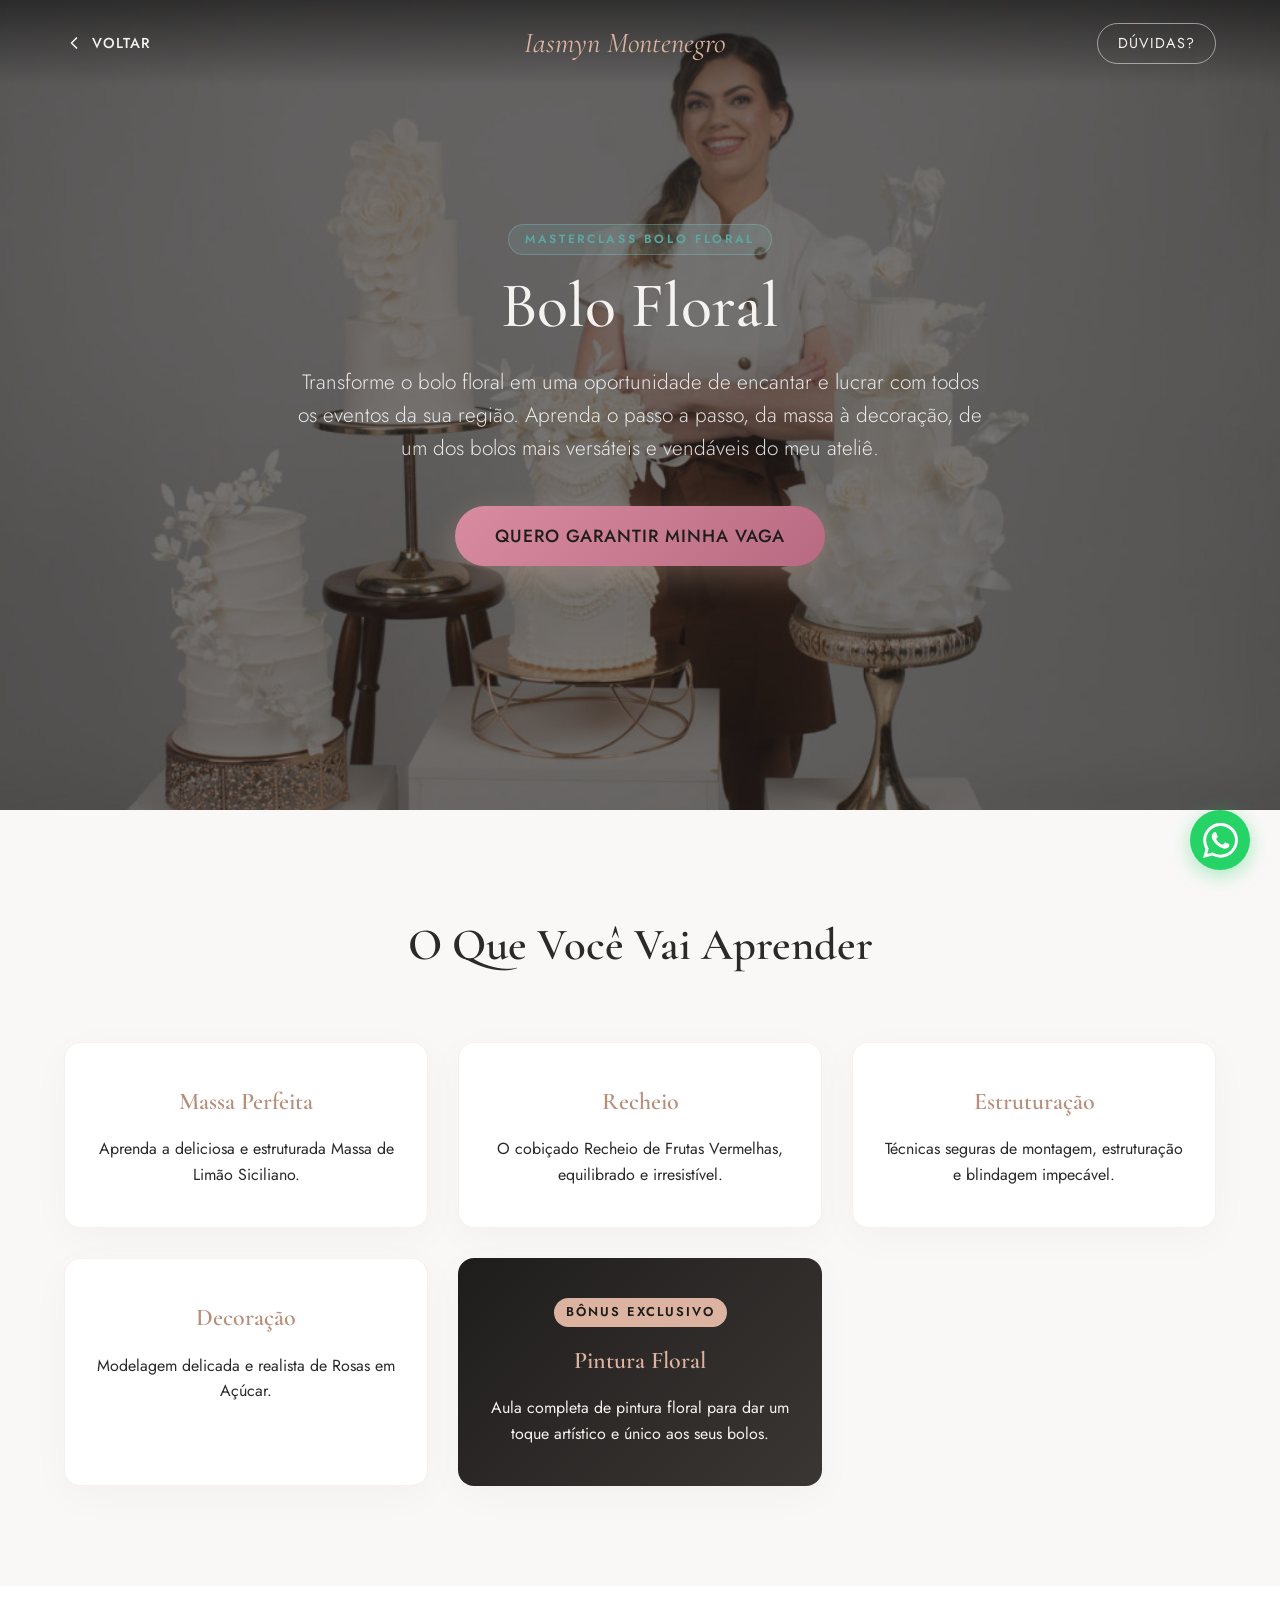
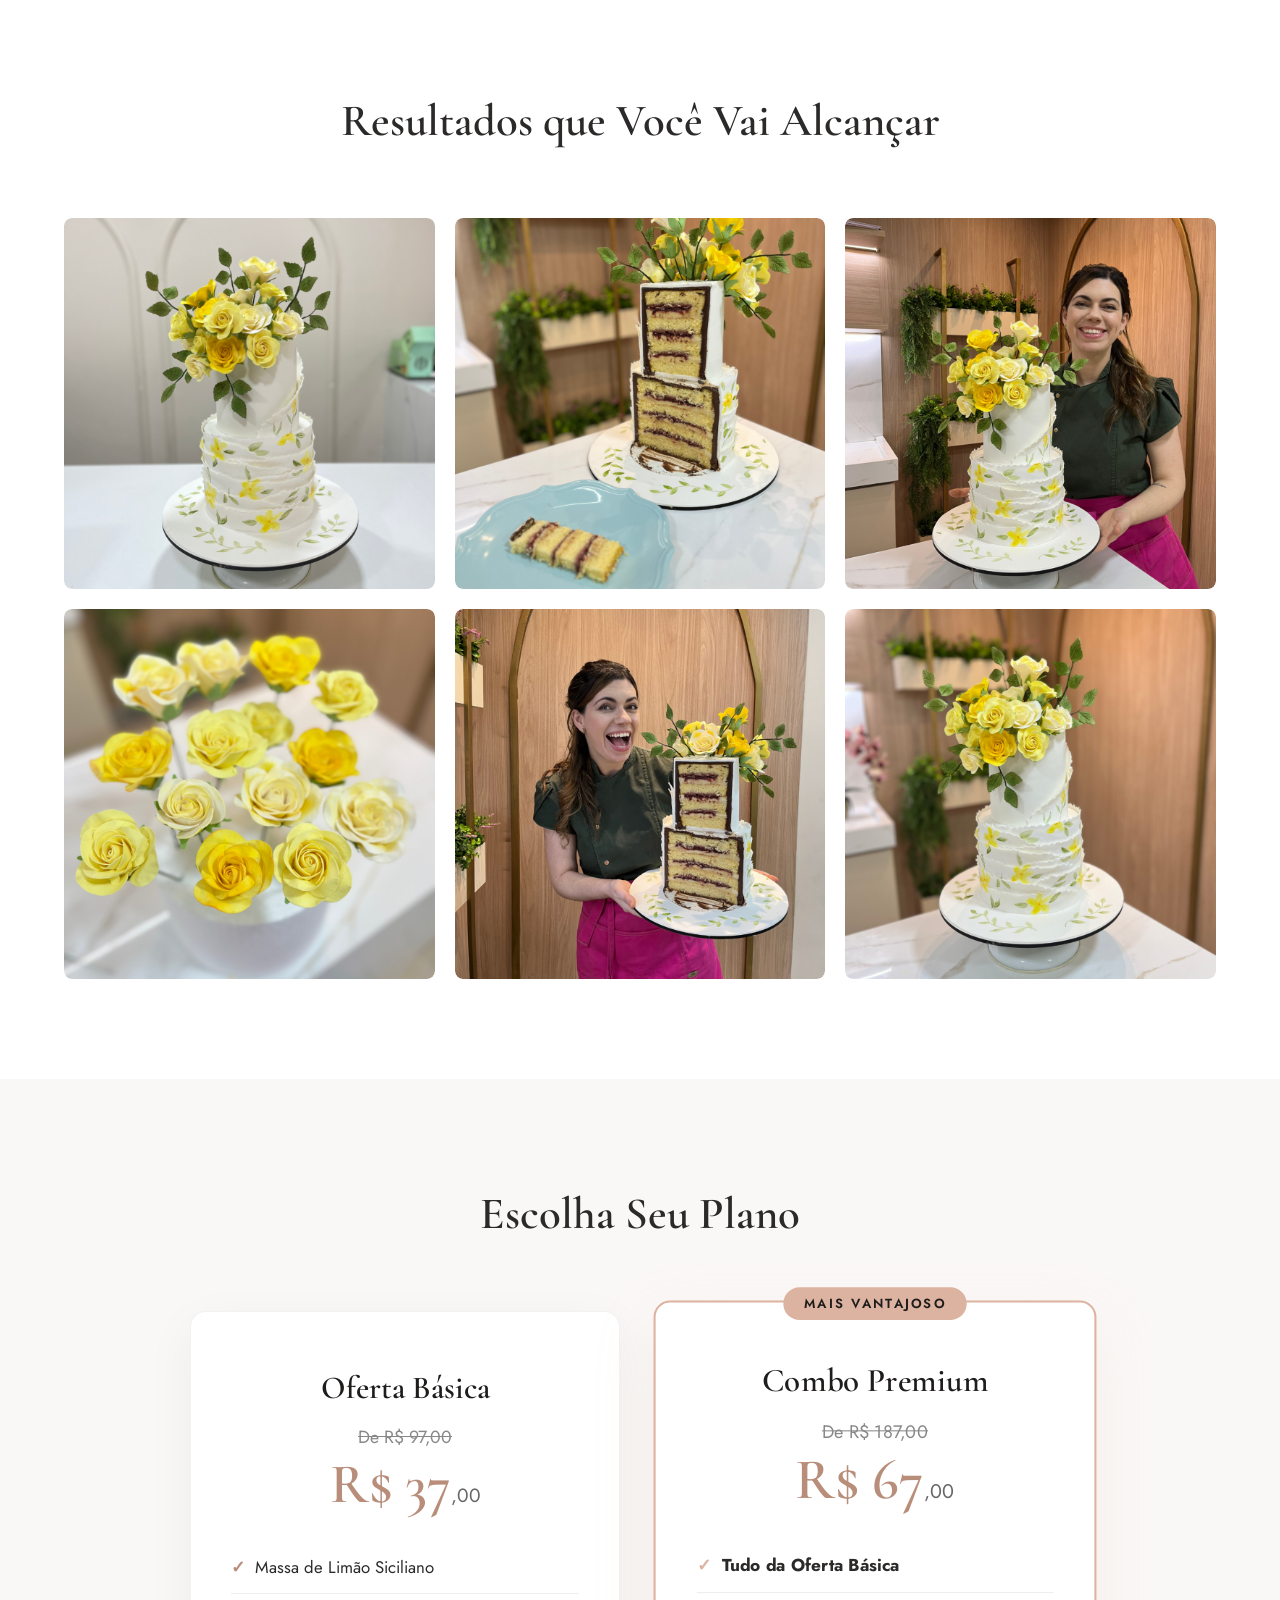
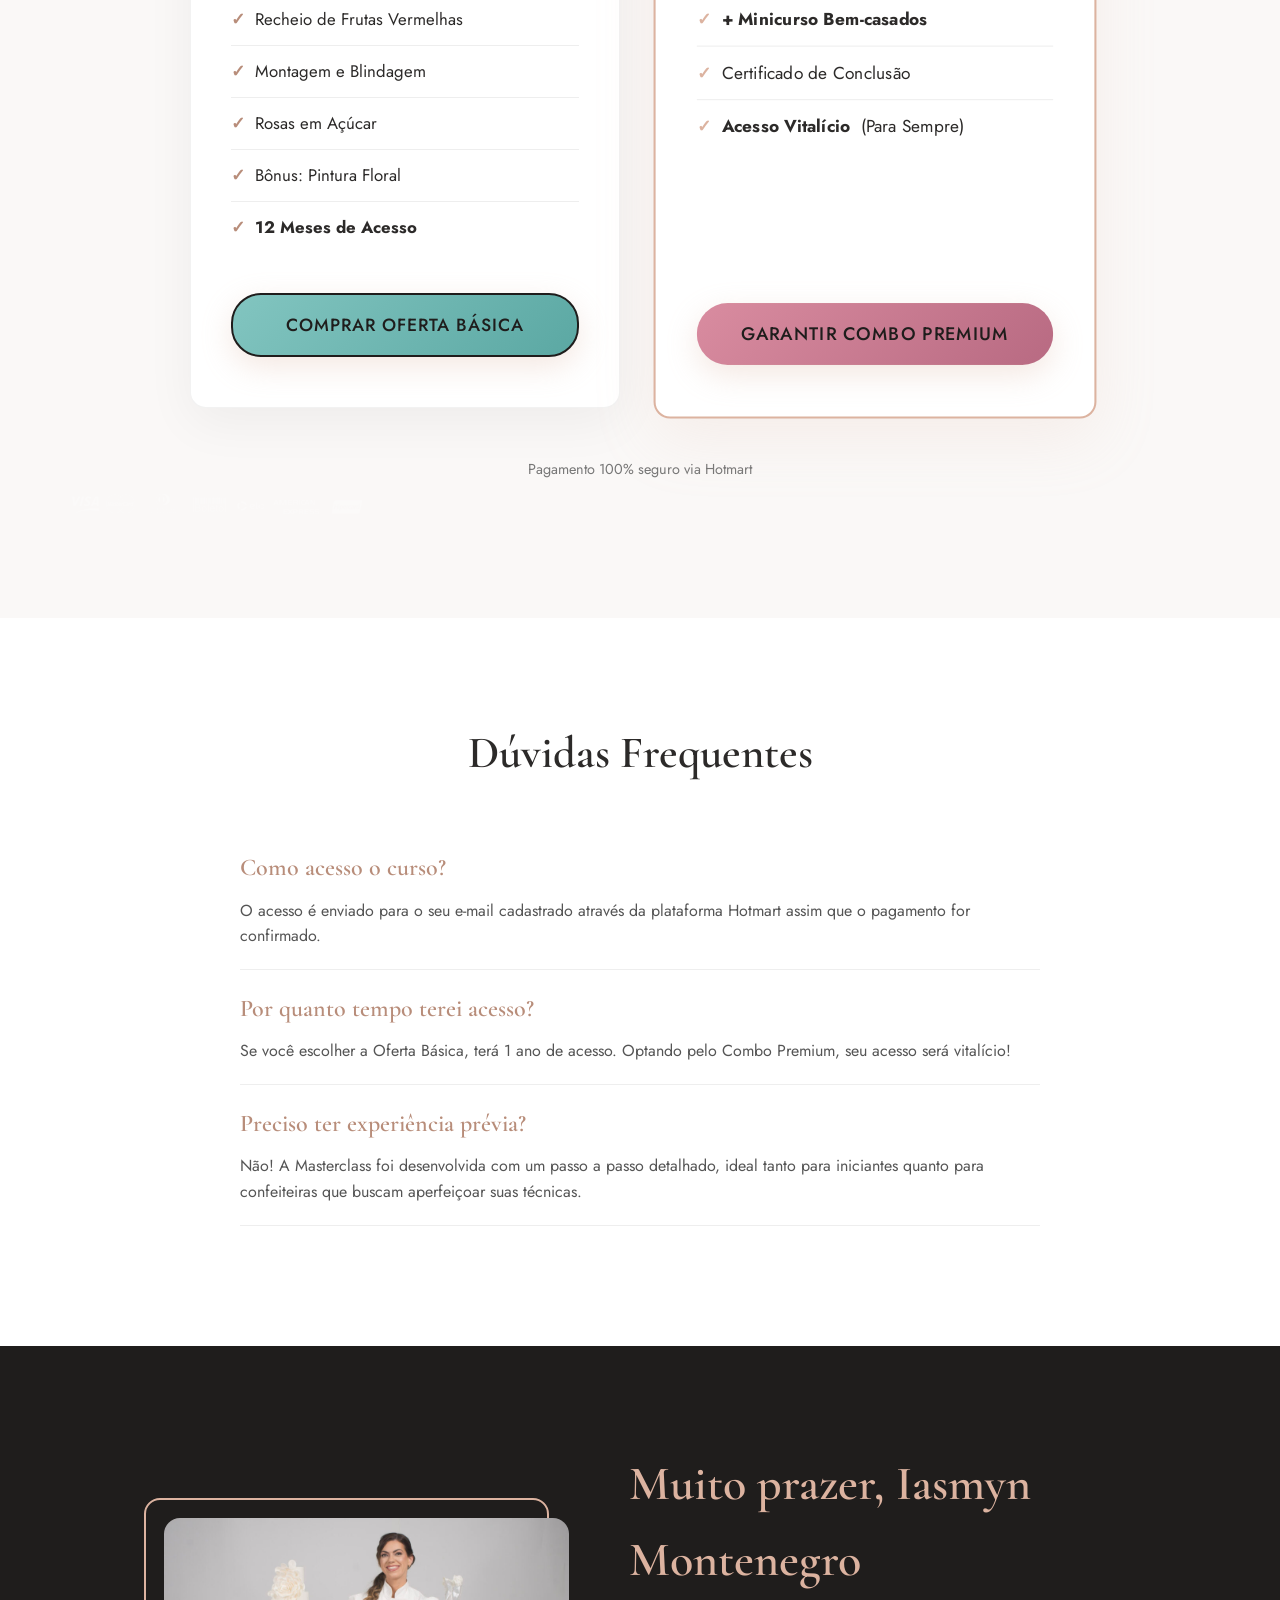
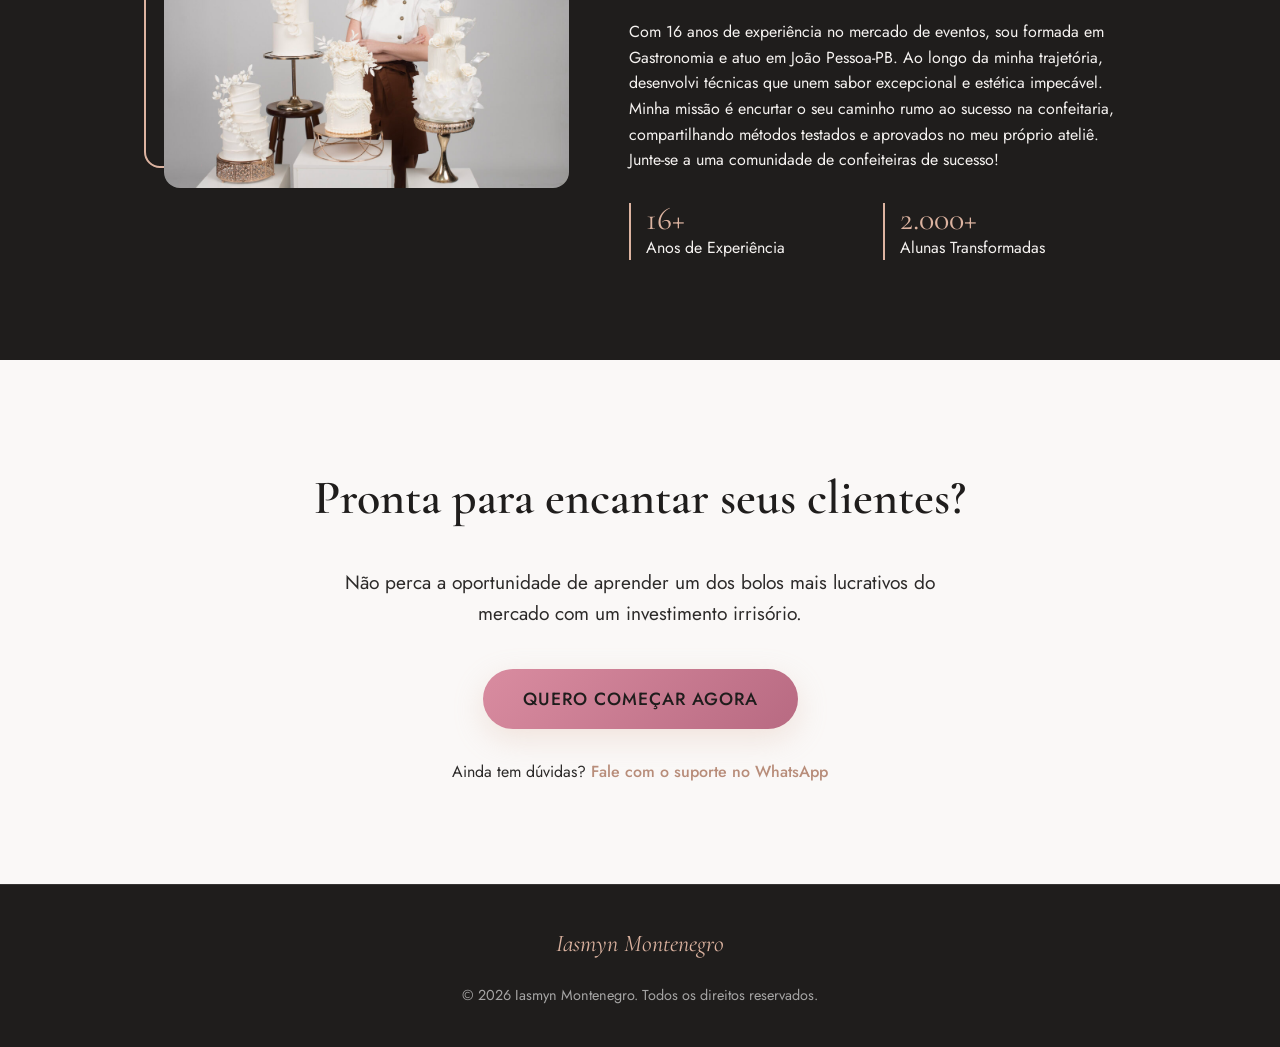
<file: cursos/bolo-floral.html>
﻿<!DOCTYPE html>
<html lang="pt-BR">
<head>
    <meta charset="UTF-8">
    <meta name="viewport" content="width=device-width, initial-scale=1.0">
    <title>Masterclass Bolo Floral | Iasmyn Montenegro</title>
    
    <!-- Google Fonts -->
    <link rel="preconnect" href="https://fonts.googleapis.com">
    <link rel="preconnect" href="https://fonts.gstatic.com" crossorigin>
    <link href="https://fonts.googleapis.com/css2?family=Cormorant+Garamond:ital,wght@0,400;0,500;0,600;0,700;1,400&family=Jost:wght@300;400;500;600&display=swap" rel="stylesheet">
    
    <!-- Styles and Scripts -->
    <link rel="stylesheet" href="../style.css">
    
    <style>
        /* Premium Soft Luxury Aesthetic Specifics for Sales Page */
        :root {
            --primary: #dcb3a0;
            --primary-dark: #b88d7a;
            --text-dark: #2c2a29;
            --text-light: #f5f2f0;
            --bg-light: #faf8f7;
            --bg-dark: #1f1d1c;
            --font-heading: 'Cormorant Garamond', serif;
            --font-body: 'Jost', sans-serif;
            --radius-lg: 16px;
            --radius-md: 8px;
            --transition: all 0.3s ease;
        }

        body {
            font-family: var(--font-body);
            color: var(--text-dark);
            background-color: var(--bg-light);
            margin: 0;
            line-height: 1.6;
            -webkit-font-smoothing: antialiased;
        }

        h1, h2, h3, h4, h5, h6 {
            font-family: var(--font-heading);
            font-weight: 600;
            margin-top: 0;
        }

        .container {
            max-width: 1200px;
            margin: 0 auto;
            padding: 0 24px;
        }

        /* Header */
        header {
            position: absolute;
            top: 0;
            left: 0;
            width: 100%;
            z-index: 100;
            padding: 20px 0;
            background: linear-gradient(to bottom, rgba(0,0,0,0.5), transparent);
        }

        .header-nav {
            display: flex;
            justify-content: space-between;
            align-items: center;
        }

        .back-home {
            color: var(--text-light);
            text-decoration: none;
            font-family: var(--font-body);
            font-weight: 500;
            font-size: 0.9rem;
            text-transform: uppercase;
            letter-spacing: 1px;
            display: flex;
            align-items: center;
            gap: 8px;
            transition: var(--transition);
        }

        .back-home:hover {
            color: var(--primary);
        }

        .logo {
            font-family: var(--font-heading);
            font-size: 1.8rem;
            color: var(--primary);
            text-decoration: none;
            font-style: italic;
        }

        .btn-outline-light {
            border: 1px solid rgba(255,255,255,0.5);
            color: var(--text-light);
            padding: 8px 20px;
            border-radius: 30px;
            text-decoration: none;
            font-size: 0.9rem;
            text-transform: uppercase;
            letter-spacing: 1px;
            transition: var(--transition);
        }

        .btn-outline-light:hover {
            background-color: var(--primary);
            border-color: var(--primary);
        }

        /* Hero Section */
        .hero {
            position: relative;
            background-color: var(--bg-dark);
            color: var(--text-light);
            min-height: 90vh;
            display: flex;
            align-items: center;
            overflow: hidden;
            padding-top: 80px;
        }

        .hero::before {
            content: '';
            position: absolute;
            top: 0;
            left: 0;
            width: 100%;
            height: 100%;
            background-image: url('../images/ONO_9576-1024x683.jpg');
            background-size: cover;
            background-position: center 30%;
            opacity: 0.4;
            z-index: 1;
        }

        .hero-content {
            position: relative;
            z-index: 2;
            max-width: 800px;
            margin: 0 auto;
            text-align: center;
        }

        .hero-pretitle {
            font-size: 1rem;
            text-transform: uppercase;
            letter-spacing: 3px;
            color: var(--primary);
            margin-bottom: 20px;
            display: block;
        }

        .hero h1 {
            font-size: clamp(3rem, 5vw, 5rem);
            line-height: 1.1;
            margin-bottom: 24px;
            font-weight: 500;
        }

        .hero h2 {
            font-family: var(--font-body);
            font-size: clamp(1.1rem, 2vw, 1.3rem);
            font-weight: 300;
            line-height: 1.6;
            margin-bottom: 40px;
            color: rgba(255,255,255,0.85);
            max-width: 700px;
            margin-left: auto;
            margin-right: auto;
        }

        .btn-primary {
            display: inline-block;
            background-color: var(--primary);
            color: var(--bg-dark);
            padding: 16px 40px;
            border-radius: 30px;
            text-decoration: none;
            font-weight: 500;
            font-size: 1.1rem;
            text-transform: uppercase;
            letter-spacing: 1px;
            transition: var(--transition);
            box-shadow: 0 10px 30px rgba(220, 179, 160, 0.3);
        }

        .btn-primary:hover {
            background-color: #fff;
            transform: translateY(-3px);
            box-shadow: 0 15px 35px rgba(255, 255, 255, 0.2);
        }

        /* Section Global */
        section {
            padding: 100px 0;
        }

        .section-title {
            text-align: center;
            font-size: 2.8rem;
            margin-bottom: 60px;
            color: var(--text-dark);
        }

        /* What You'll Learn */
        .learn-grid {
            display: grid;
            grid-template-columns: repeat(auto-fit, minmax(280px, 1fr));
            gap: 30px;
        }

        .learn-card {
            background: #fff;
            padding: 40px 30px;
            border-radius: var(--radius-lg);
            text-align: center;
            box-shadow: 0 10px 40px rgba(0,0,0,0.03);
            border: 1px solid rgba(220, 179, 160, 0.2);
            transition: var(--transition);
        }

        .learn-card:hover {
            transform: translateY(-5px);
            border-color: var(--primary);
        }

        .learn-card h3 {
            font-size: 1.5rem;
            margin-bottom: 15px;
            color: var(--primary-dark);
        }

        .bonus-card {
            background: linear-gradient(135deg, var(--bg-dark), #3a3634);
            color: var(--text-light);
            border: none;
        }
        
        .bonus-card h3 {
            color: var(--primary);
        }
        
        .bonus-badge {
            display: inline-block;
            background: var(--primary);
            color: var(--bg-dark);
            padding: 4px 12px;
            border-radius: 20px;
            font-size: 0.8rem;
            text-transform: uppercase;
            letter-spacing: 2px;
            margin-bottom: 15px;
            font-weight: 600;
        }

        /* Gallery */
        .gallery-section {
            background-color: #fff;
        }

        .gallery-grid {
            display: grid;
            grid-template-columns: repeat(auto-fit, minmax(300px, 1fr));
            gap: 20px;
        }

        .gallery-img {
            width: 100%;
            aspect-ratio: 1/1;
            object-fit: cover;
            border-radius: var(--radius-md);
            transition: transform 0.5s ease;
        }
        
        .gallery-item {
            overflow: hidden;
            border-radius: var(--radius-md);
        }
        
        .gallery-item:hover .gallery-img {
            transform: scale(1.05);
        }

        /* Pricing */
        .pricing-section {
            background-color: var(--bg-light);
            position: relative;
        }

        .pricing-grid {
            display: grid;
            grid-template-columns: repeat(auto-fit, minmax(350px, 1fr));
            gap: 40px;
            max-width: 900px;
            margin: 0 auto;
        }

        .pricing-card {
            background: #fff;
            border-radius: var(--radius-lg);
            padding: 50px 40px;
            text-align: center;
            box-shadow: 0 15px 50px rgba(0,0,0,0.05);
            position: relative;
            border: 1px solid rgba(0,0,0,0.05);
            display: flex;
            flex-direction: column;
        }

        .pricing-card.premium {
            border: 2px solid var(--primary);
            transform: scale(1.03);
            box-shadow: 0 20px 60px rgba(220, 179, 160, 0.15);
        }

        @media (max-width: 768px) {
            .pricing-card.premium {
                transform: none;
            }
        }

        .popular-badge {
            position: absolute;
            top: -15px;
            left: 50%;
            transform: translateX(-50%);
            background: var(--primary);
            color: var(--bg-dark);
            padding: 6px 20px;
            border-radius: 20px;
            font-size: 0.8rem;
            text-transform: uppercase;
            letter-spacing: 2px;
            font-weight: 600;
        }

        .plan-name {
            font-size: 2rem;
            margin-bottom: 10px;
            color: var(--bg-dark);
        }

        .price-old {
            text-decoration: line-through;
            color: #888;
            font-size: 1.1rem;
            margin-bottom: 5px;
        }

        .price {
            font-size: 3.5rem;
            font-family: var(--font-heading);
            font-weight: 600;
            color: var(--primary-dark);
            margin-bottom: 30px;
            line-height: 1;
        }

        .price span {
            font-size: 1.2rem;
            font-family: var(--font-body);
            font-weight: 400;
            color: #666;
        }

        .plan-features {
            list-style: none;
            padding: 0;
            margin: 0 0 40px 0;
            text-align: left;
            flex-grow: 1;
        }

        .plan-features li {
            padding: 12px 0;
            border-bottom: 1px solid #eee;
            display: flex;
            align-items: center;
            gap: 10px;
            font-size: 1.05rem;
        }

        .plan-features li:last-child {
            border-bottom: none;
        }

        .plan-features li::before {
            content: '✓';
            color: var(--primary-dark);
            font-weight: bold;
        }
        
        .premium .plan-features li::before {
            color: var(--primary);
        }

        .btn-block {
            display: block;
            width: 100%;
            box-sizing: border-box;
        }
        
        .btn-secondary {
            background-color: transparent;
            color: var(--bg-dark);
            border: 2px solid var(--bg-dark);
        }
        
        .btn-secondary:hover {
            background-color: var(--bg-dark);
            color: var(--text-light);
            transform: translateY(-3px);
        }

        .payment-methods {
            text-align: center;
            margin-top: 50px;
        }

        .payment-methods img {
            max-width: 300px;
            opacity: 0.7;
        }

        /* FAQ */
        .faq-section {
            background-color: #fff;
        }
        
        .faq-container {
            max-width: 800px;
            margin: 0 auto;
        }
        
        .faq-item {
            margin-bottom: 20px;
            border-bottom: 1px solid #eee;
            padding-bottom: 20px;
        }
        
        .faq-question {
            font-family: var(--font-heading);
            font-size: 1.5rem;
            color: var(--primary-dark);
            margin-bottom: 10px;
            font-weight: 600;
        }
        
        .faq-answer {
            color: #555;
        }

        /* Bio Section */
        .bio-section {
            background-color: var(--bg-dark);
            color: var(--text-light);
        }

        .bio-container {
            display: flex;
            align-items: center;
            gap: 60px;
            max-width: 1000px;
            margin: 0 auto;
        }

        .bio-img-wrapper {
            flex: 1;
            position: relative;
        }
        
        .bio-img-wrapper::before {
            content: '';
            position: absolute;
            top: -20px;
            left: -20px;
            width: 100%;
            height: 100%;
            border: 2px solid var(--primary);
            border-radius: var(--radius-lg);
            z-index: 1;
        }

        .bio-img {
            width: 100%;
            border-radius: var(--radius-lg);
            position: relative;
            z-index: 2;
        }

        .bio-content {
            flex: 1.2;
        }

        .bio-content h2 {
            font-size: 3rem;
            color: var(--primary);
            margin-bottom: 20px;
        }

        .bio-stats {
            display: grid;
            grid-template-columns: 1fr 1fr;
            gap: 20px;
            margin-top: 30px;
        }
        
        .stat-item {
            border-left: 2px solid var(--primary);
            padding-left: 15px;
        }
        
        .stat-value {
            font-family: var(--font-heading);
            font-size: 2rem;
            color: var(--primary);
            line-height: 1;
        }

        @media (max-width: 768px) {
            .bio-container {
                flex-direction: column;
            }
            .bio-img-wrapper::before {
                display: none;
            }
        }

        /* CTA Section */
        .cta-section {
            text-align: center;
            background: linear-gradient(rgba(245, 242, 240, 0.9), rgba(245, 242, 240, 0.9)), url('../images/15-1024x1024.png');
            background-attachment: fixed;
            background-size: cover;
            background-position: center;
        }
        
        .cta-section h2 {
            font-size: 3rem;
            margin-bottom: 30px;
            color: var(--bg-dark);
        }

        /* Footer */
        footer {
            background-color: var(--bg-dark);
            color: rgba(255,255,255,0.6);
            text-align: center;
            padding: 40px 0;
            border-top: 1px solid rgba(255,255,255,0.1);
            font-size: 0.9rem;
        }

        /* Floating WhatsApp */
        .float-whatsapp {
            position: fixed;
            bottom: 30px;
            right: 30px;
            background-color: #25d366;
            color: white;
            width: 60px;
            height: 60px;
            border-radius: 50%;
            display: flex;
            align-items: center;
            justify-content: center;
            font-size: 30px;
            box-shadow: 0 5px 20px rgba(37, 211, 102, 0.4);
            z-index: 1000;
            transition: var(--transition);
            text-decoration: none;
        }

        .float-whatsapp:hover {
            transform: scale(1.1);
            box-shadow: 0 8px 25px rgba(37, 211, 102, 0.6);
            color: white;
        }
        
        .float-whatsapp svg {
            width: 35px;
            height: 35px;
            fill: currentColor;
        }
            /* Course Name Label */
        .course-name-label {
            display: inline-block;
            font-family: 'Jost', sans-serif;
            font-size: 0.75rem;
            font-weight: 600;
            letter-spacing: 0.22em;
            text-transform: uppercase;
            color: var(--mint-dark, #5BA8A3);
            background: rgba(130,197,192,0.12);
            border: 1px solid rgba(130,197,192,0.35);
            padding: 5px 16px;
            border-radius: 50px;
            margin-bottom: 16px;
        }
</style>
</head>
<body>

    <!-- Header -->
    <header>
        <div class="container header-nav">
            <a href="../index.html" class="back-home">
                <svg width="20" height="20" viewBox="0 0 24 24" fill="none" stroke="currentColor" stroke-width="2" stroke-linecap="round" stroke-linejoin="round"><path d="m15 18-6-6 6-6"/></svg>
                Voltar
            </a>
            <a href="../index.html" class="logo">Iasmyn Montenegro</a>
            <a href="https://api.whatsapp.com/send/?phone=5583998709828&text=Oiii%2C+gostaria+de+tirar+um+d%C3%BAvida+sobre+o+curso...." target="_blank" class="btn-outline-light">Dúvidas?</a>
        </div>
    </header>

    <!-- Hero -->
    <section class="hero">
        <div class="container hero-content">
            <p class="course-name-label">Masterclass Bolo Floral</p>
            <h1>Bolo Floral</h1>
            <h2>Transforme o bolo floral em uma oportunidade de encantar e lucrar com todos os eventos da sua região. Aprenda o passo a passo, da massa à decoração, de um dos bolos mais versáteis e vendáveis do meu ateliê.</h2>
            <a href="#pricing" class="btn-primary">Quero Garantir Minha Vaga</a>
        </div>
    </section>

    <!-- O Que Você Vai Aprender -->
    <section class="learn-section">
        <div class="container">
            <h2 class="section-title">O Que Você Vai Aprender</h2>
            <div class="learn-grid">
                <div class="learn-card">
                    <h3>Massa Perfeita</h3>
                    <p>Aprenda a deliciosa e estruturada Massa de Limão Siciliano.</p>
                </div>
                <div class="learn-card">
                    <h3>Recheio</h3>
                    <p>O cobiçado Recheio de Frutas Vermelhas, equilibrado e irresistível.</p>
                </div>
                <div class="learn-card">
                    <h3>Estruturação</h3>
                    <p>Técnicas seguras de montagem, estruturação e blindagem impecável.</p>
                </div>
                <div class="learn-card">
                    <h3>Decoração</h3>
                    <p>Modelagem delicada e realista de Rosas em Açúcar.</p>
                </div>
                <div class="learn-card bonus-card">
                    <span class="bonus-badge">Bônus Exclusivo</span>
                    <h3>Pintura Floral</h3>
                    <p>Aula completa de pintura floral para dar um toque artístico e único aos seus bolos.</p>
                </div>
            </div>
        </div>
    </section>

    <!-- Galeria -->
    <section class="gallery-section">
        <div class="container">
            <h2 class="section-title">Resultados que Você Vai Alcançar</h2>
            <div class="gallery-grid">
                <div class="gallery-item"><img src="../images/15-1024x1024.png" alt="Bolo Floral" class="gallery-img"></div>
                <div class="gallery-item"><img src="../images/14-1024x1024.png" alt="Detalhe Floral" class="gallery-img"></div>
                <div class="gallery-item"><img src="../images/12-1024x1024.png" alt="Bolo Decorado" class="gallery-img"></div>
                <div class="gallery-item"><img src="../images/13-1024x1024.png" alt="Rosa de Açúcar" class="gallery-img"></div>
                <div class="gallery-item"><img src="../images/11-1024x1024.png" alt="Pintura Floral" class="gallery-img"></div>
                <div class="gallery-item"><img src="../images/10-1024x1024.png" alt="Bolo Finalizado" class="gallery-img"></div>
            </div>
        </div>
    </section>

    <!-- Pricing -->
    <section id="pricing" class="pricing-section">
        <div class="container">
            <h2 class="section-title">Escolha Seu Plano</h2>
            <div class="pricing-grid">
                
                <!-- Oferta Básica -->
                <div class="pricing-card">
                    <h3 class="plan-name">Oferta Básica</h3>
                    <div class="price-old">De R$ 97,00</div>
                    <div class="price">R$ 37<span>,00</span></div>
                    
                    <ul class="plan-features">
                        <li>Massa de Limão Siciliano</li>
                        <li>Recheio de Frutas Vermelhas</li>
                        <li>Montagem e Blindagem</li>
                        <li>Rosas em Açúcar</li>
                        <li>Bônus: Pintura Floral</li>
                        <li><strong>12 Meses de Acesso</strong></li>
                    </ul>
                    
                    <a href="https://pay.hotmart.com/B95749786P?off=25tz9xv2&checkoutMode=10" class="btn-primary btn-block btn-secondary">Comprar Oferta Básica</a>
                </div>

                <!-- Combo Premium -->
                <div class="pricing-card premium">
                    <span class="popular-badge">Mais Vantajoso</span>
                    <h3 class="plan-name">Combo Premium</h3>
                    <div class="price-old">De R$ 187,00</div>
                    <div class="price">R$ 67<span>,00</span></div>
                    
                    <ul class="plan-features">
                        <li><strong>Tudo da Oferta Básica</strong></li>
                        <li><strong>+ Minicurso Bem-casados</strong></li>
                        <li>Certificado de Conclusão</li>
                        <li><strong>Acesso Vitalício</strong> (Para Sempre)</li>
                    </ul>
                    
                    <a href="https://pay.hotmart.com/B95749786P?off=usygwswd&checkoutMode=10" class="btn-primary btn-block">Garantir Combo Premium</a>
                </div>

            </div>

            <div class="payment-methods">
                <p style="margin-bottom: 10px; color: #777; font-size: 0.9rem;">Pagamento 100% seguro via Hotmart</p>
                <img src="../images/metodos-pagamento.png.png" alt="Métodos de Pagamento: Cartão, Pix, Boleto">
            </div>
        </div>
    </section>

    <!-- FAQ -->
    <section class="faq-section">
        <div class="container">
            <h2 class="section-title">Dúvidas Frequentes</h2>
            <div class="faq-container">
                <div class="faq-item">
                    <h4 class="faq-question">Como acesso o curso?</h4>
                    <div class="faq-answer">O acesso é enviado para o seu e-mail cadastrado através da plataforma Hotmart assim que o pagamento for confirmado.</div>
                </div>
                <div class="faq-item">
                    <h4 class="faq-question">Por quanto tempo terei acesso?</h4>
                    <div class="faq-answer">Se você escolher a Oferta Básica, terá 1 ano de acesso. Optando pelo Combo Premium, seu acesso será vitalício!</div>
                </div>
                <div class="faq-item">
                    <h4 class="faq-question">Preciso ter experiência prévia?</h4>
                    <div class="faq-answer">Não! A Masterclass foi desenvolvida com um passo a passo detalhado, ideal tanto para iniciantes quanto para confeiteiras que buscam aperfeiçoar suas técnicas.</div>
                </div>
            </div>
        </div>
    </section>

    <!-- Bio -->
    <section class="bio-section">
        <div class="container bio-container">
            <div class="bio-img-wrapper">
                <img src="../images/ONO_9576-1024x683.jpg" alt="Iasmyn Montenegro" class="bio-img">
            </div>
            <div class="bio-content">
                <h2>Muito prazer, Iasmyn Montenegro</h2>
                <p>Com 16 anos de experiência no mercado de eventos, sou formada em Gastronomia e atuo em João Pessoa-PB. Ao longo da minha trajetória, desenvolvi técnicas que unem sabor excepcional e estética impecável.</p>
                <p>Minha missão é encurtar o seu caminho rumo ao sucesso na confeitaria, compartilhando métodos testados e aprovados no meu próprio ateliê. Junte-se a uma comunidade de confeiteiras de sucesso!</p>
                
                <div class="bio-stats">
                    <div class="stat-item">
                        <div class="stat-value">16+</div>
                        <div>Anos de Experiência</div>
                    </div>
                    <div class="stat-item">
                        <div class="stat-value">2.000+</div>
                        <div>Alunas Transformadas</div>
                    </div>
                </div>
            </div>
        </div>
    </section>

    <!-- Final CTA -->
    <section class="cta-section">
        <div class="container">
            <h2>Pronta para encantar seus clientes?</h2>
            <p style="margin-bottom: 40px; font-size: 1.2rem; max-width: 600px; margin-left: auto; margin-right: auto;">Não perca a oportunidade de aprender um dos bolos mais lucrativos do mercado com um investimento irrisório.</p>
            <a href="#pricing" class="btn-primary">Quero Começar Agora</a>
            <p style="margin-top: 30px;">Ainda tem dúvidas? <a href="https://api.whatsapp.com/send/?phone=5583998709828&text=Oiii%2C+gostaria+de+tirar+um+d%C3%BAvida+sobre+o+curso...." style="color: var(--primary-dark); font-weight: 500;">Fale com o suporte no WhatsApp</a></p>
        </div>
    </section>

    <!-- Footer -->
    <footer>
        <div class="container">
            <a href="../index.html" class="logo" style="display: block; margin-bottom: 20px; font-size: 1.5rem;">Iasmyn Montenegro</a>
            <p>&copy; 2026 Iasmyn Montenegro. Todos os direitos reservados.</p>
        </div>
    </footer>

    <!-- Floating WhatsApp -->
    <a href="https://api.whatsapp.com/send/?phone=5583998709828&text=Oiii%2C+gostaria+de+tirar+um+d%C3%BAvida+sobre+o+curso...." target="_blank" class="float-whatsapp" aria-label="Falar no WhatsApp">
        <svg viewBox="0 0 24 24">
            <path d="M17.472 14.382c-.297-.149-1.758-.867-2.03-.967-.273-.099-.471-.148-.67.15-.197.297-.767.966-.94 1.164-.173.199-.347.223-.644.075-.297-.15-1.255-.463-2.39-1.475-.883-.788-1.48-1.761-1.653-2.059-.173-.297-.018-.458.13-.606.134-.133.298-.347.446-.52.149-.174.198-.298.298-.497.099-.198.05-.371-.025-.52-.075-.149-.669-1.612-.916-2.207-.242-.579-.487-.5-.669-.51-.173-.008-.371-.01-.57-.01-.198 0-.52.074-.792.372-.272.297-1.04 1.016-1.04 2.479 0 1.462 1.065 2.875 1.213 3.074.149.198 2.096 3.2 5.077 4.487.709.306 1.262.489 1.694.625.712.227 1.36.195 1.871.118.571-.085 1.758-.719 2.006-1.413.248-.694.248-1.289.173-1.413-.074-.124-.272-.198-.57-.347m-5.421 7.403h-.004a9.87 9.87 0 01-5.031-1.378l-.361-.214-3.741.982.998-3.648-.235-.374a9.86 9.86 0 01-1.51-5.26c.001-5.45 4.436-9.884 9.888-9.884 2.64 0 5.122 1.03 6.988 2.898a9.825 9.825 0 012.893 6.994c-.003 5.45-4.437 9.884-9.885 9.884m8.413-18.297A11.815 11.815 0 0012.05 0C5.495 0 .16 5.335.157 11.892c0 2.096.547 4.142 1.588 5.945L.057 24l6.305-1.654a11.882 11.882 0 005.683 1.448h.005c6.554 0 11.89-5.335 11.893-11.893a11.821 11.821 0 00-3.48-8.413Z"/>
        </svg>
    </a>
    
    <!-- Scripts -->
    <script src="../script.js"></script>
</body>
</html>
</file>
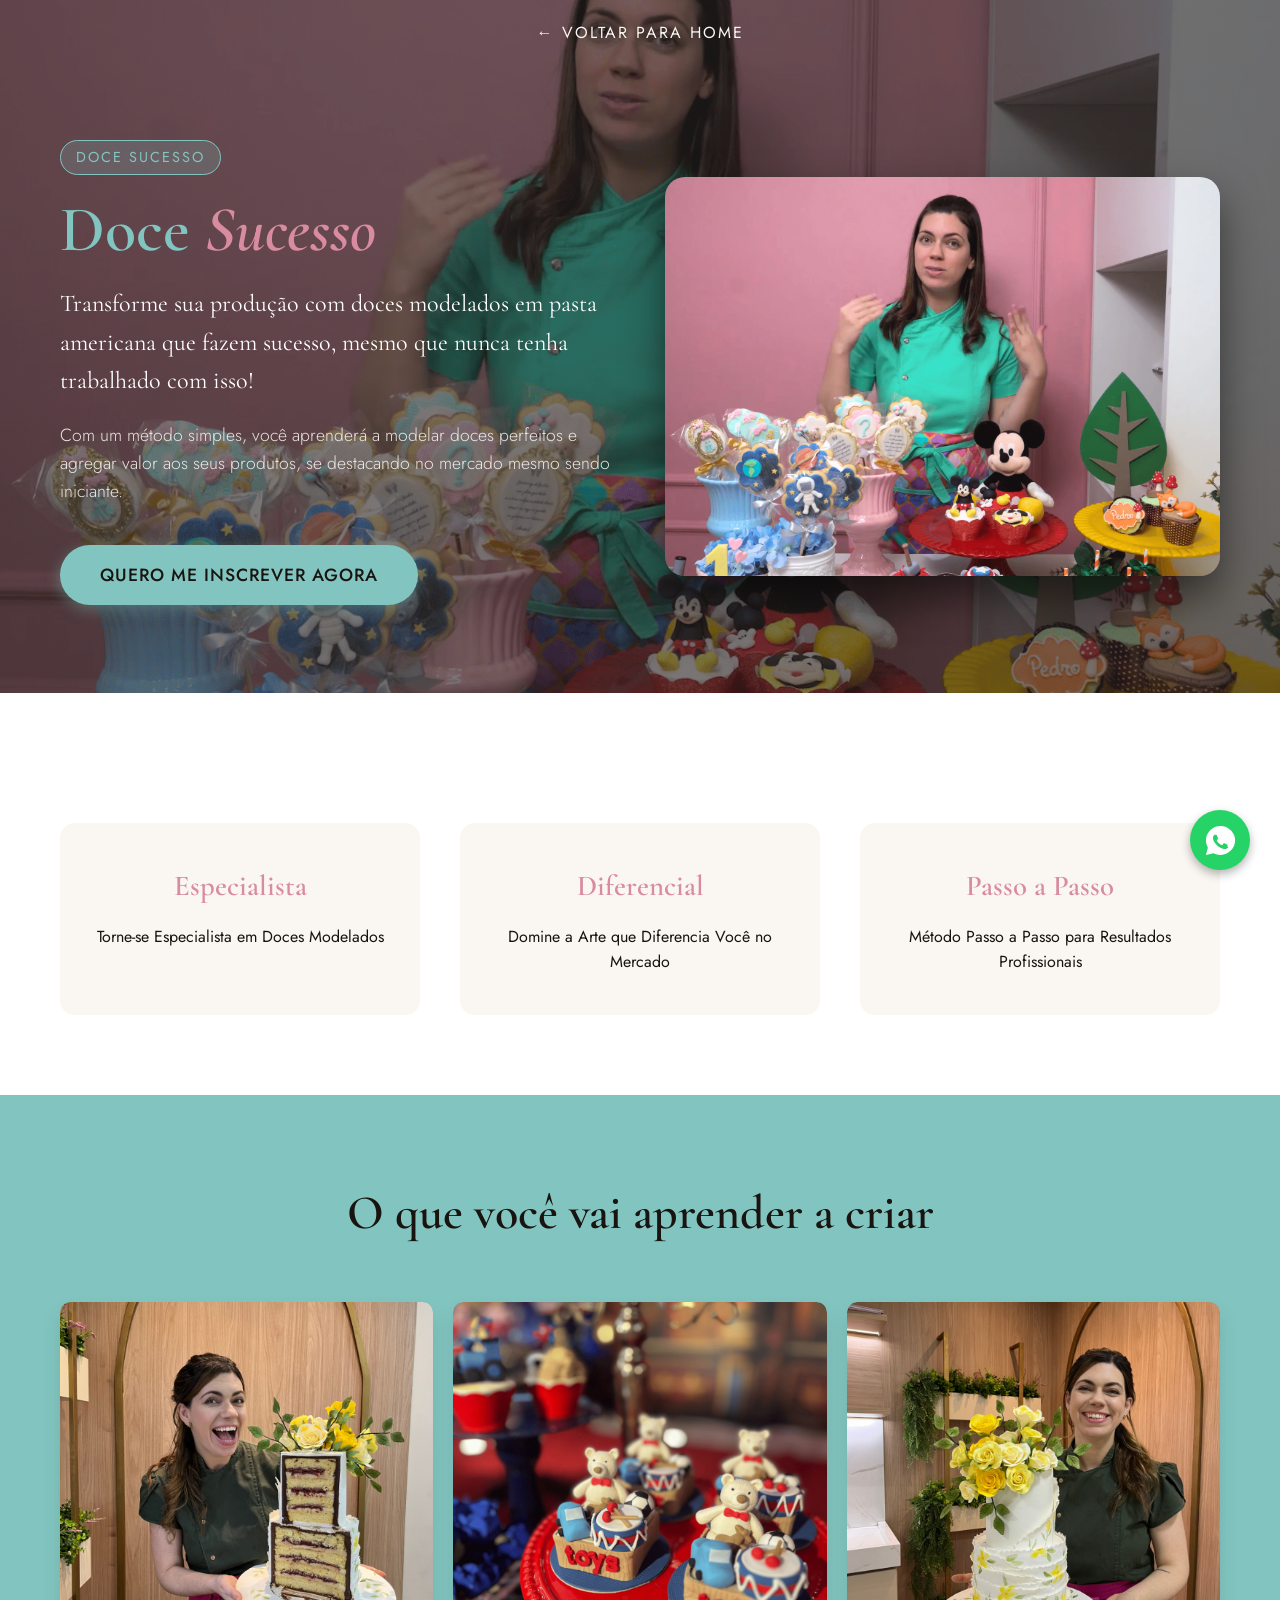
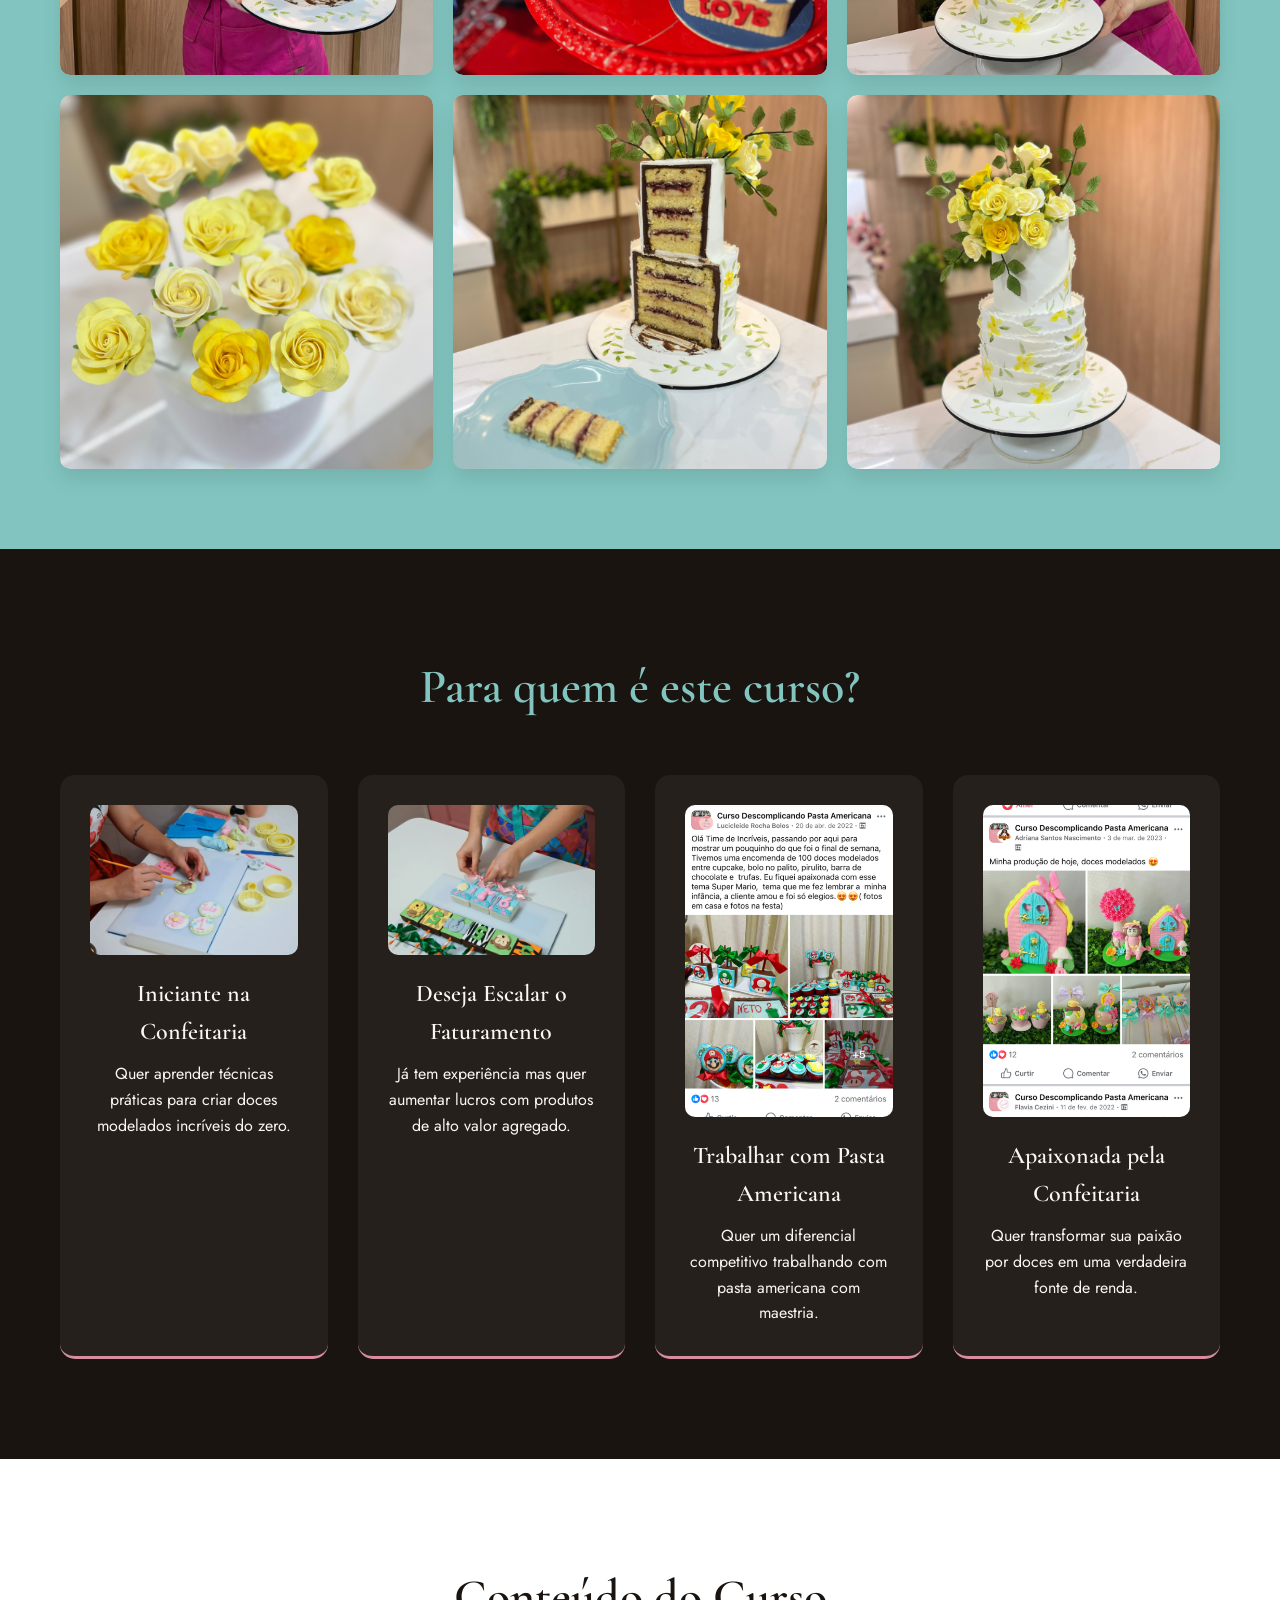
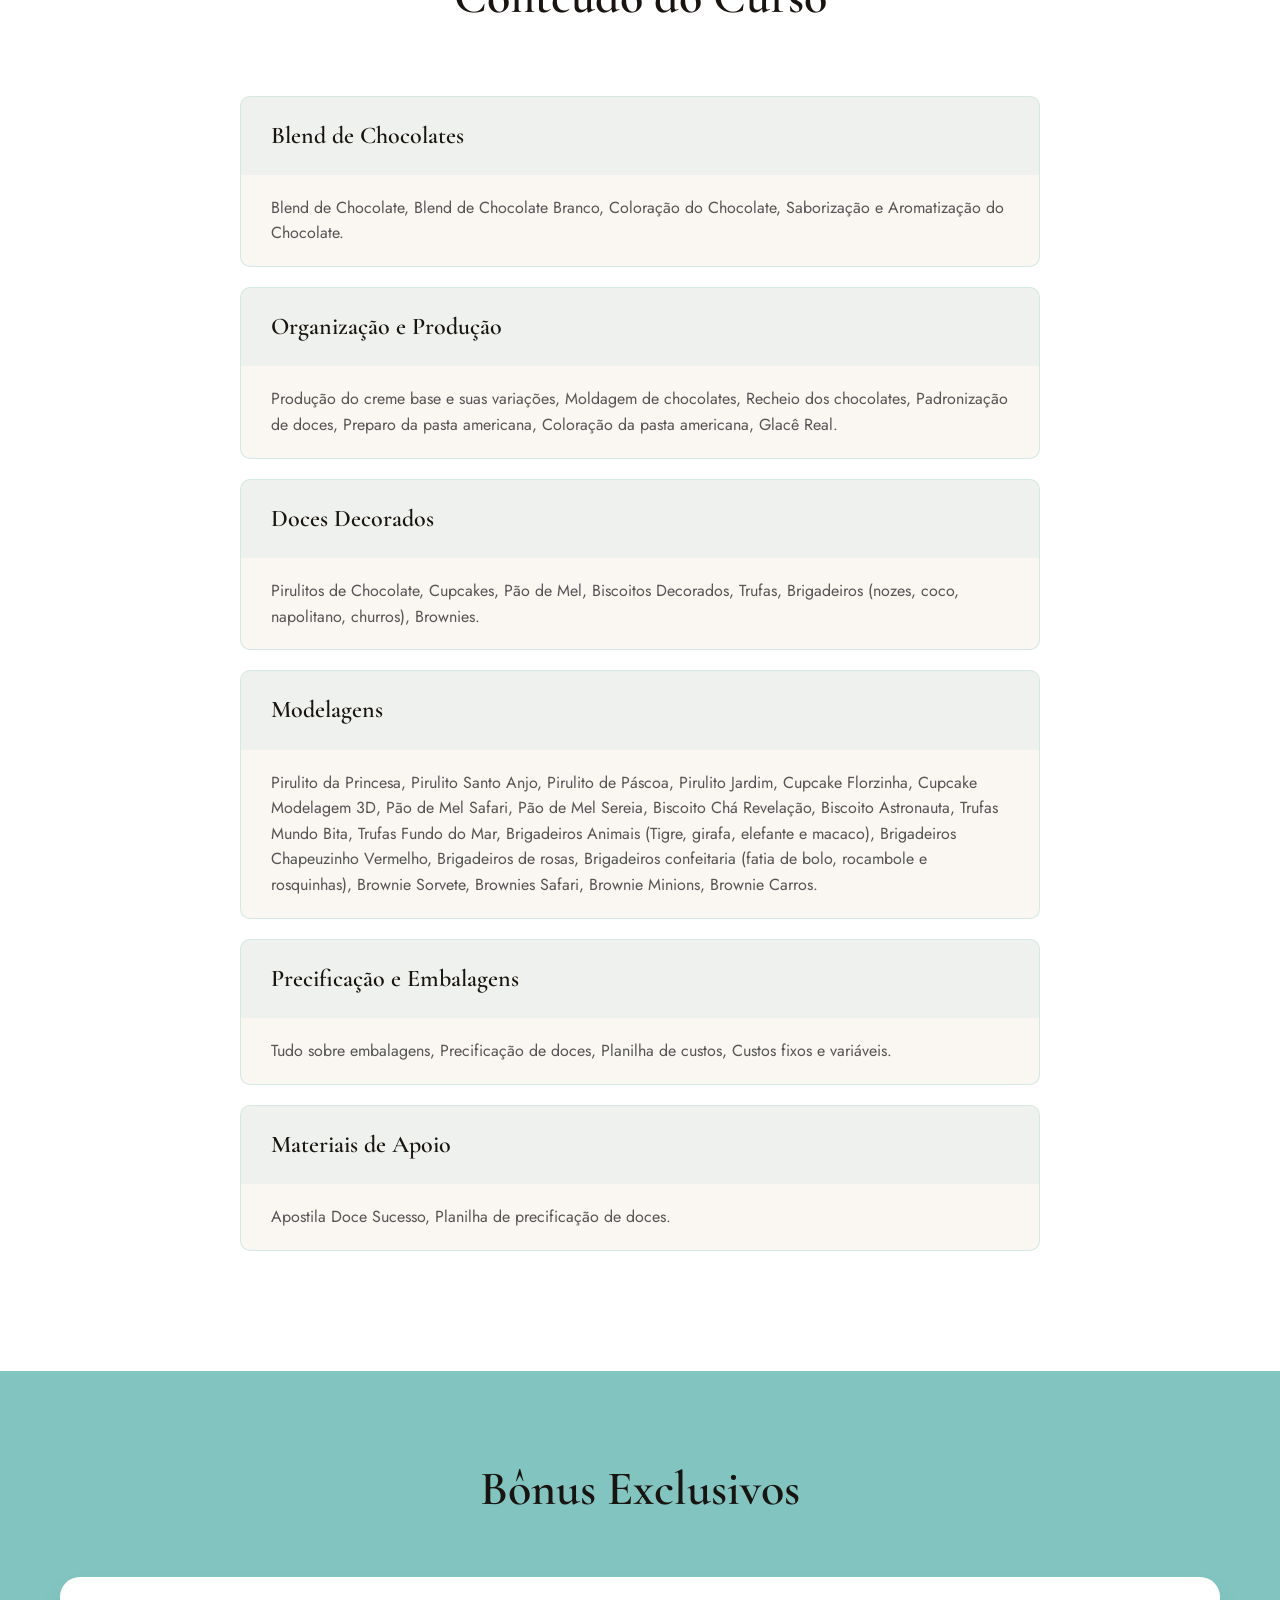
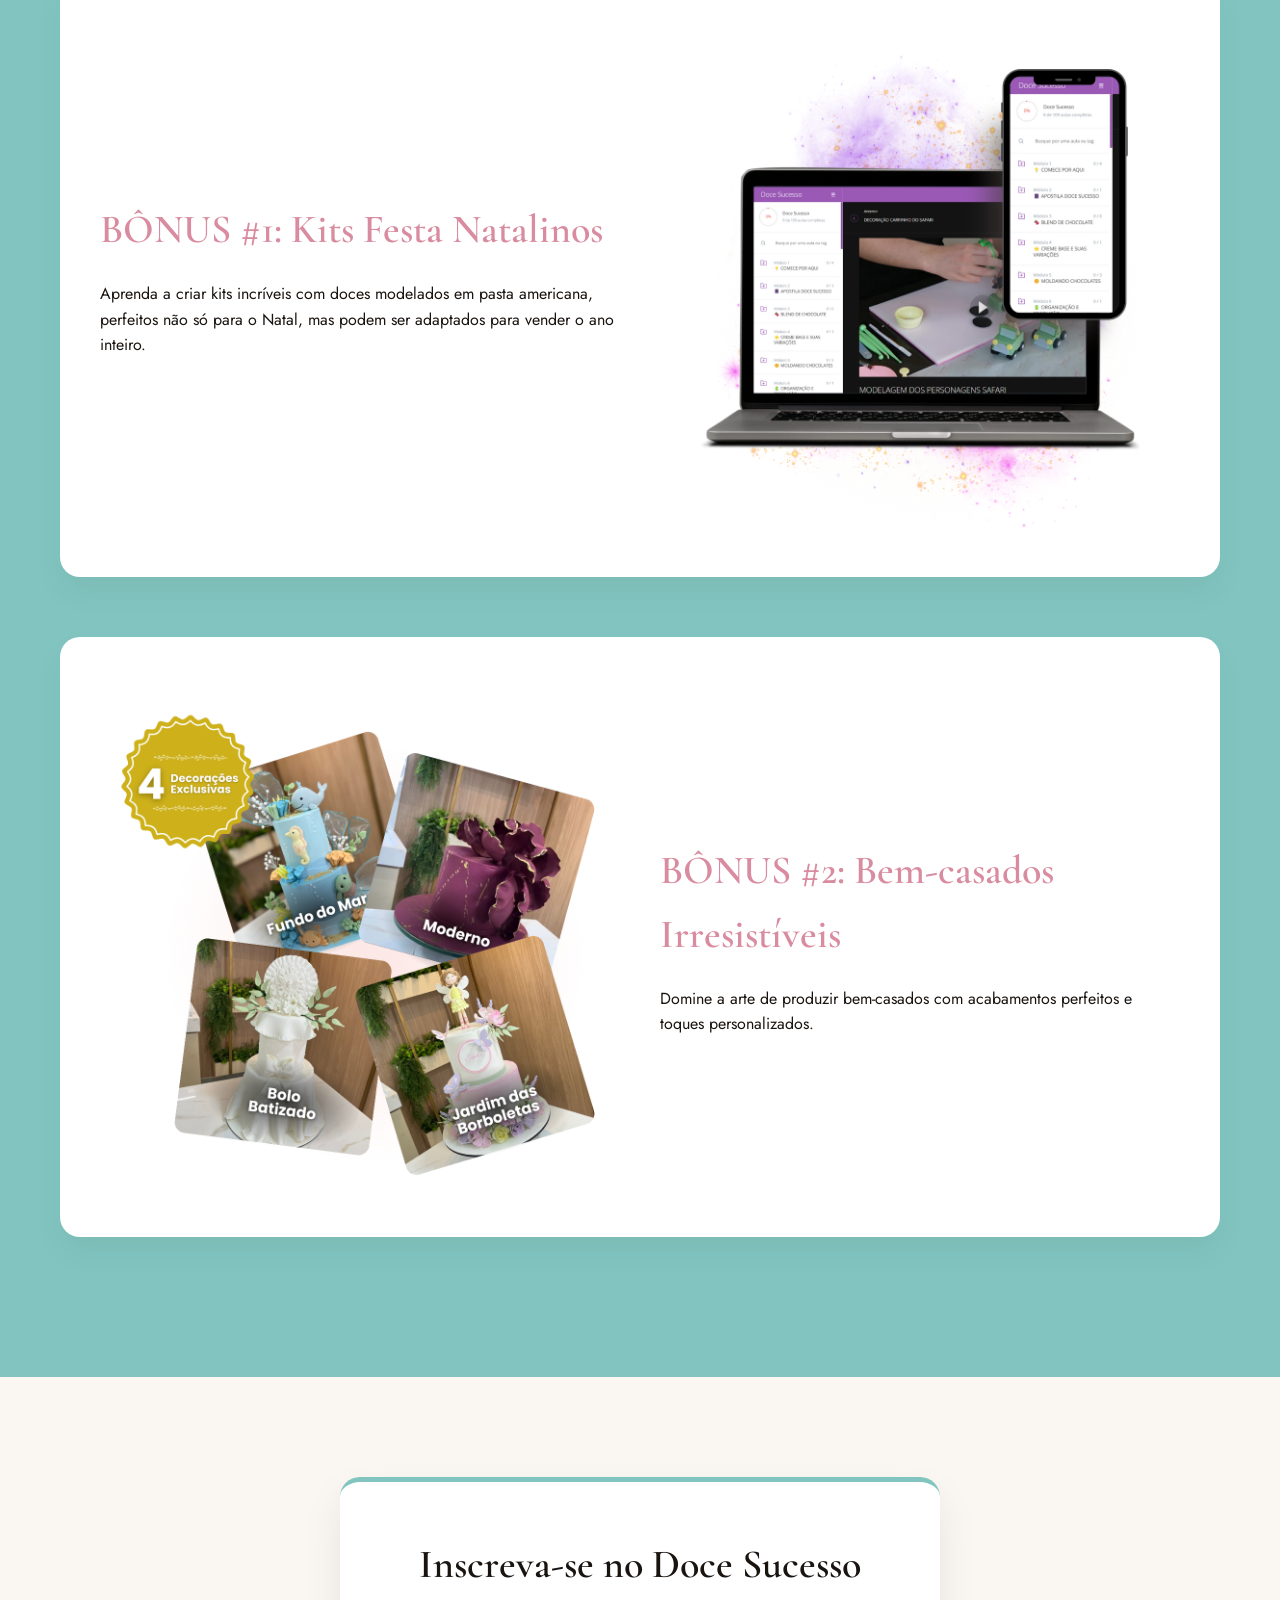
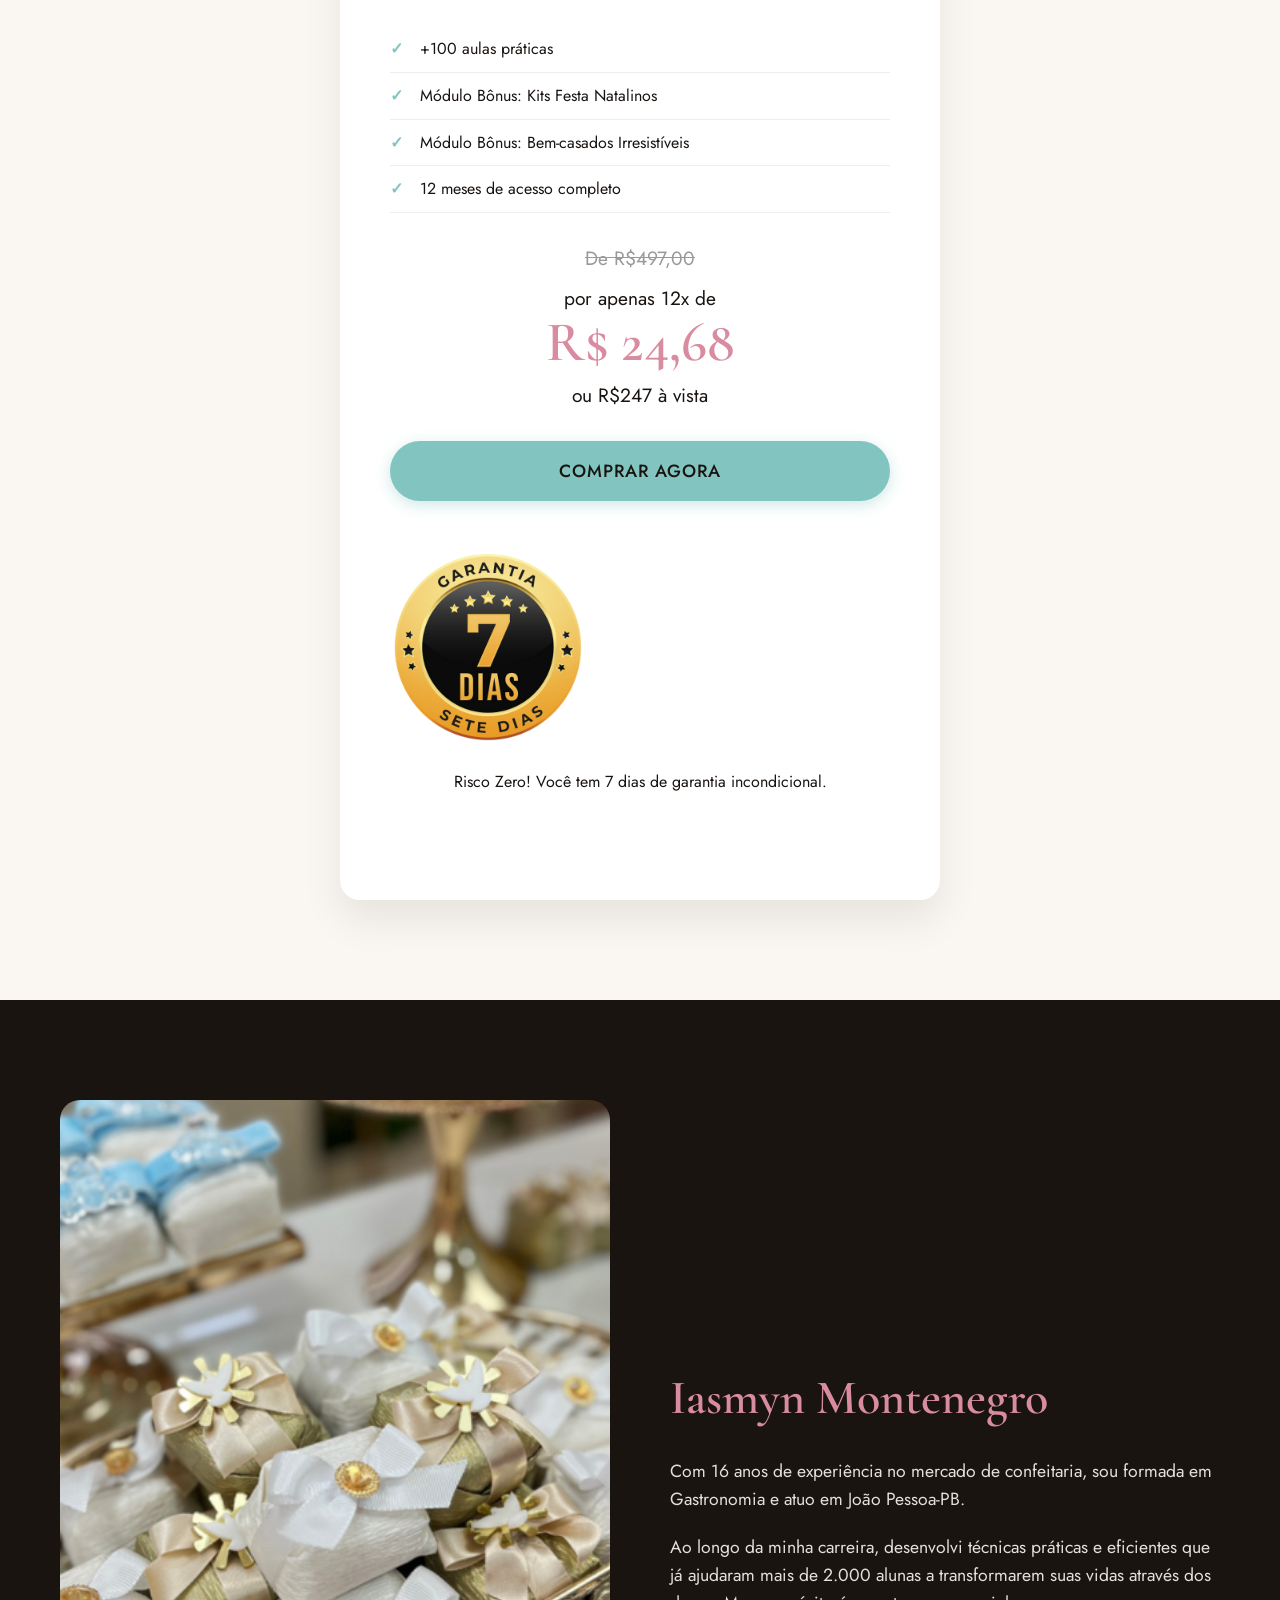
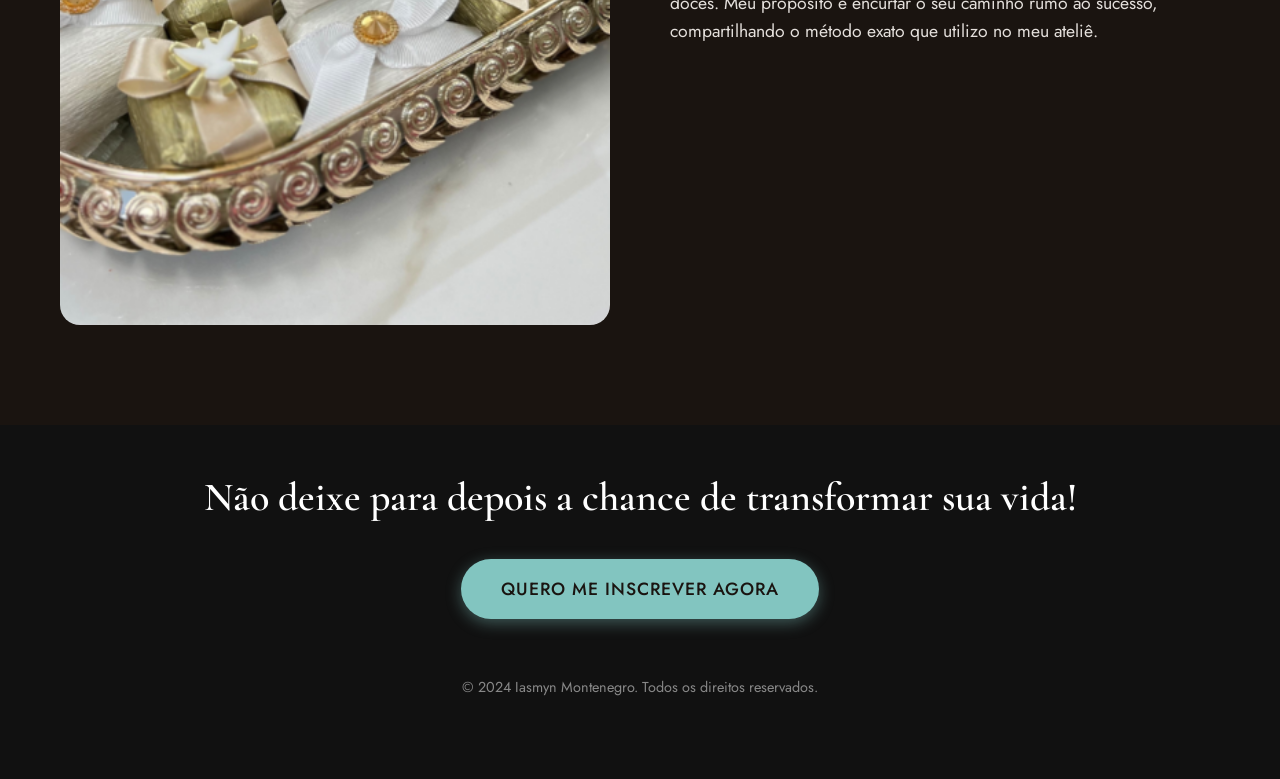
<file: cursos/doce-sucesso.html>
﻿<!DOCTYPE html>
<html lang="pt-BR">
<head>
    <meta charset="UTF-8">
    <meta name="viewport" content="width=device-width, initial-scale=1.0">
    <title>Doce Sucesso - Iasmyn Montenegro</title>
    
    <!-- Google Fonts -->
    <link rel="preconnect" href="https://fonts.googleapis.com">
    <link rel="preconnect" href="https://fonts.gstatic.com" crossorigin>
    <link href="https://fonts.googleapis.com/css2?family=Cormorant+Garamond:wght@400;500;600;700&family=Jost:wght@300;400;500;600&display=swap" rel="stylesheet">
    
    <!-- External CSS & JS as requested -->
    <link rel="stylesheet" href="../style.css">
    
    <style>
        :root {
            --mint: #82C5C0;
            --rose: #D98CA0;
            --cream: #FAF6F2;
            --dark: #1A1410;
        }

        body {
            font-family: 'Jost', sans-serif;
            background-color: var(--cream);
            color: var(--dark);
            margin: 0;
            padding: 0;
            line-height: 1.6;
        }

        h1, h2, h3, h4, h5, h6 {
            font-family: 'Cormorant Garamond', serif;
            font-weight: 600;
            margin-top: 0;
        }

        .container {
            max-width: 1200px;
            margin: 0 auto;
            padding: 0 20px;
        }

        /* Header */
        header {
            padding: 20px 0;
            text-align: center;
            background: transparent;
            position: absolute;
            width: 100%;
            z-index: 10;
        }
        
        .back-link {
            color: var(--cream);
            text-decoration: none;
            font-size: 1rem;
            text-transform: uppercase;
            letter-spacing: 2px;
            transition: color 0.3s ease;
        }
        
        .back-link:hover {
            color: var(--mint);
        }

        /* Buttons */
        .btn {
            display: inline-block;
            background-color: var(--mint);
            color: var(--dark);
            padding: 16px 40px;
            text-decoration: none;
            border-radius: 50px;
            font-weight: 500;
            font-size: 1.1rem;
            text-transform: uppercase;
            letter-spacing: 1px;
            transition: all 0.3s ease;
            box-shadow: 0 4px 15px rgba(130, 197, 192, 0.4);
            border: none;
            cursor: pointer;
        }
        
        .btn:hover {
            background-color: var(--rose);
            color: #fff;
            box-shadow: 0 6px 20px rgba(217, 140, 160, 0.4);
            transform: translateY(-2px);
        }

        /* Hero Section */
        .hero {
            background-color: #1f1d1c;
            color: var(--cream);
            padding: 140px 0 80px;
            position: relative;
            overflow: hidden;
        }

        .hero::before {
            content: '';
            position: absolute;
            top: 0; left: 0; right: 0; bottom: 0;
            background: url('../images/1-3.png') center/cover no-repeat;
            opacity: 0.4;
            z-index: 0;
        }

        .hero .container {
            position: relative;
            z-index: 1;
            display: flex;
            align-items: center;
            gap: 50px;
        }

        .hero-content {
            flex: 1;
        }

        .course-name-label {
            display: inline-block;
            background-color: rgba(130, 197, 192, 0.2);
            color: var(--mint);
            padding: 5px 15px;
            border-radius: 20px;
            font-size: 0.9rem;
            text-transform: uppercase;
            letter-spacing: 2px;
            margin-bottom: 20px;
            border: 1px solid var(--mint);
        }

        .hero h1 {
            font-size: 4rem;
            line-height: 1.1;
            margin-bottom: 20px;
            color: var(--mint);
        }

        .hero h1 span {
            color: var(--rose);
            font-style: italic;
        }

        .hero .tagline {
            font-size: 1.5rem;
            font-family: 'Cormorant Garamond', serif;
            margin-bottom: 20px;
            color: #fff;
        }

        .hero .subtitle {
            font-size: 1.1rem;
            font-weight: 300;
            margin-bottom: 40px;
            opacity: 0.9;
        }

        .hero-image {
            flex: 1;
            text-align: right;
        }

        .hero-image img {
            max-width: 100%;
            border-radius: 20px;
            box-shadow: 0 20px 40px rgba(0,0,0,0.5);
        }

        /* Benefits */
        .benefits {
            padding: 80px 0;
            background-color: #fff;
            text-align: center;
        }

        .benefits-grid {
            display: grid;
            grid-template-columns: repeat(auto-fit, minmax(300px, 1fr));
            gap: 40px;
            margin-top: 50px;
        }

        .benefit-card {
            padding: 40px 20px;
            background: var(--cream);
            border-radius: 15px;
            transition: transform 0.3s ease;
        }

        .benefit-card:hover {
            transform: translateY(-10px);
        }

        .benefit-card h3 {
            color: var(--rose);
            font-size: 1.8rem;
            margin-bottom: 15px;
        }

        /* Gallery Grid */
        .gallery {
            padding: 80px 0;
            background-color: var(--mint);
        }

        .gallery h2 {
            text-align: center;
            font-size: 3rem;
            color: var(--dark);
            margin-bottom: 50px;
        }

        .grid-wrapper {
            display: grid;
            grid-template-columns: repeat(3, 1fr);
            gap: 20px;
        }

        .grid-item img {
            width: 100%;
            height: 100%;
            object-fit: cover;
            border-radius: 10px;
            transition: transform 0.5s ease;
        }

        .grid-item:hover img {
            transform: scale(1.05);
        }
        
        .grid-item {
            overflow: hidden;
            border-radius: 10px;
            box-shadow: 0 10px 20px rgba(0,0,0,0.1);
        }

        /* For Whom */
        .for-whom {
            padding: 100px 0;
            background-color: var(--dark);
            color: var(--cream);
            text-align: center;
        }

        .for-whom h2 {
            font-size: 3rem;
            color: var(--mint);
            margin-bottom: 50px;
        }

        .profiles-grid {
            display: grid;
            grid-template-columns: repeat(auto-fit, minmax(250px, 1fr));
            gap: 30px;
        }

        .profile-card {
            background: rgba(255,255,255,0.05);
            padding: 30px;
            border-radius: 15px;
            border-bottom: 3px solid var(--rose);
        }

        .profile-card img {
            width: 100%;
            border-radius: 10px;
            margin-bottom: 20px;
        }

        .profile-card h3 {
            font-size: 1.5rem;
            margin-bottom: 10px;
            color: var(--cream);
        }

        /* Curriculum */
        .curriculum {
            padding: 100px 0;
            background-color: #fff;
        }

        .curriculum h2 {
            text-align: center;
            font-size: 3rem;
            color: var(--dark);
            margin-bottom: 60px;
        }

        .module-list {
            max-width: 800px;
            margin: 0 auto;
        }

        .module {
            border: 1px solid rgba(130, 197, 192, 0.3);
            border-radius: 10px;
            margin-bottom: 20px;
            background: var(--cream);
            overflow: hidden;
        }

        .module-header {
            padding: 20px 30px;
            background: rgba(130, 197, 192, 0.1);
            color: var(--dark);
            font-family: 'Cormorant Garamond', serif;
            font-size: 1.5rem;
            font-weight: 600;
        }

        .module-content {
            padding: 20px 30px;
            font-size: 1rem;
            color: #555;
        }

        /* Bonuses */
        .bonuses {
            padding: 80px 0;
            background-color: var(--mint);
            color: var(--dark);
        }

        .bonus-flex {
            display: flex;
            align-items: center;
            gap: 40px;
            margin-bottom: 60px;
            background: #fff;
            padding: 40px;
            border-radius: 20px;
            box-shadow: 0 15px 30px rgba(0,0,0,0.05);
        }

        .bonus-flex:nth-child(even) {
            flex-direction: row-reverse;
        }

        .bonus-img {
            flex: 1;
        }

        .bonus-img img {
            width: 100%;
            border-radius: 10px;
        }

        .bonus-text {
            flex: 1;
        }

        .bonus-text h3 {
            font-size: 2.5rem;
            color: var(--rose);
            margin-bottom: 20px;
        }

        /* Pricing */
        .pricing {
            padding: 100px 0;
            background-color: var(--cream);
            text-align: center;
        }

        .pricing-box {
            background: #fff;
            max-width: 600px;
            margin: 0 auto;
            padding: 50px;
            border-radius: 20px;
            box-shadow: 0 20px 40px rgba(0,0,0,0.08);
            border-top: 5px solid var(--mint);
        }

        .pricing-box h2 {
            font-size: 2.5rem;
            color: var(--dark);
            margin-bottom: 20px;
        }

        .price {
            margin: 30px 0;
        }

        .price .old {
            text-decoration: line-through;
            color: #999;
            font-size: 1.2rem;
        }

        .price .new {
            font-size: 3.5rem;
            color: var(--rose);
            font-weight: 600;
            font-family: 'Cormorant Garamond', serif;
            display: block;
            line-height: 1;
        }

        .price .installments {
            font-size: 1.2rem;
            color: var(--dark);
            margin-top: 10px;
            display: block;
        }

        .pricing-features {
            list-style: none;
            padding: 0;
            margin: 30px 0;
            text-align: left;
        }

        .pricing-features li {
            padding: 10px 0;
            border-bottom: 1px solid #eee;
            position: relative;
            padding-left: 30px;
        }

        .pricing-features li::before {
            content: '✓';
            color: var(--mint);
            position: absolute;
            left: 0;
            font-weight: bold;
        }

        .guarantee {
            margin-top: 40px;
        }

        .guarantee img {
            max-width: 200px;
            margin-bottom: 20px;
        }

        .payment-methods img {
            max-width: 100%;
            margin-top: 20px;
            opacity: 0.8;
        }

        /* Bio */
        .bio {
            padding: 100px 0;
            background-color: var(--dark);
            color: var(--cream);
        }

        .bio .container {
            display: flex;
            align-items: center;
            gap: 60px;
        }

        .bio-img {
            flex: 1;
        }

        .bio-img img {
            width: 100%;
            border-radius: 20px;
        }

        .bio-text {
            flex: 1;
        }

        .bio-text h2 {
            font-size: 3rem;
            color: var(--rose);
            margin-bottom: 20px;
        }

        .bio-text p {
            font-size: 1.1rem;
            margin-bottom: 20px;
            opacity: 0.9;
        }

        /* Footer */
        footer {
            background-color: #111;
            color: #888;
            text-align: center;
            padding: 40px 0;
            font-size: 0.9rem;
        }

        /* Floating WhatsApp */
        .whatsapp-float {
            position: fixed;
            bottom: 30px;
            right: 30px;
            background-color: #25d366;
            color: white;
            width: 60px;
            height: 60px;
            border-radius: 50%;
            display: flex;
            align-items: center;
            justify-content: center;
            font-size: 30px;
            box-shadow: 0 4px 10px rgba(0,0,0,0.3);
            z-index: 100;
            transition: transform 0.3s ease;
            text-decoration: none;
        }

        .whatsapp-float:hover {
            transform: scale(1.1);
            color: white;
        }

        /* Responsive */
        @media (max-width: 768px) {
            .hero .container, .bio .container, .bonus-flex, .bonus-flex:nth-child(even) {
                flex-direction: column;
                text-align: center;
            }
            .hero h1 { font-size: 2.5rem; }
            .grid-wrapper { grid-template-columns: repeat(2, 1fr); }
            .hero-image { text-align: center; }
        }
        @media (max-width: 480px) {
            .grid-wrapper { grid-template-columns: 1fr; }
        }
    </style>
</head>
<body>

    <header>
        <div class="container">
            <a href="../index.html" class="back-link">← Voltar para Home</a>
        </div>
    </header>

    <!-- Hero Section -->
    <section class="hero">
        <div class="container">
            <div class="hero-content">
                <span class="course-name-label">Doce Sucesso</span>
                <h1>Doce <span>Sucesso</span></h1>
                <p class="tagline">Transforme sua produção com doces modelados em pasta americana que fazem sucesso, mesmo que nunca tenha trabalhado com isso!</p>
                <p class="subtitle">Com um método simples, você aprenderá a modelar doces perfeitos e agregar valor aos seus produtos, se destacando no mercado mesmo sendo iniciante.</p>
                <a href="https://pay.hotmart.com/D51320504G?off=06x55wb1&checkoutMode=10" class="btn">Quero me inscrever agora</a>
            </div>
            <div class="hero-image">
                <img src="../images/1-3.png" alt="Doce Sucesso Curso">
            </div>
        </div>
    </section>

    <!-- 3 Benefits -->
    <section class="benefits">
        <div class="container">
            <div class="benefits-grid">
                <div class="benefit-card">
                    <h3>Especialista</h3>
                    <p>Torne-se Especialista em Doces Modelados</p>
                </div>
                <div class="benefit-card">
                    <h3>Diferencial</h3>
                    <p>Domine a Arte que Diferencia Você no Mercado</p>
                </div>
                <div class="benefit-card">
                    <h3>Passo a Passo</h3>
                    <p>Método Passo a Passo para Resultados Profissionais</p>
                </div>
            </div>
        </div>
    </section>

    <!-- Gallery Grid -->
    <section class="gallery">
        <div class="container">
            <h2>O que você vai aprender a criar</h2>
            <div class="grid-wrapper">
                <div class="grid-item"><img src="../images/11-1024x1024.png" alt="Doce Modelado"></div>
                <div class="grid-item"><img src="../images/9-1024x1024.png" alt="Doce Modelado"></div>
                <div class="grid-item"><img src="../images/12-1024x1024.png" alt="Doce Modelado"></div>
                <div class="grid-item"><img src="../images/13-1024x1024.png" alt="Doce Modelado"></div>
                <div class="grid-item"><img src="../images/14-1024x1024.png" alt="Doce Modelado"></div>
                <div class="grid-item"><img src="../images/10-1024x1024.png" alt="Doce Modelado"></div>
            </div>
        </div>
    </section>

    <!-- For Whom -->
    <section class="for-whom">
        <div class="container">
            <h2>Para quem é este curso?</h2>
            <div class="profiles-grid">
                <div class="profile-card">
                    <img src="../images/2-3-1024x737.png" alt="Iniciante">
                    <h3>Iniciante na Confeitaria</h3>
                    <p>Quer aprender técnicas práticas para criar doces modelados incríveis do zero.</p>
                </div>
                <div class="profile-card">
                    <img src="../images/3-3-1024x737.png" alt="Escalar">
                    <h3>Deseja Escalar o Faturamento</h3>
                    <p>Já tem experiência mas quer aumentar lucros com produtos de alto valor agregado.</p>
                </div>
                <div class="profile-card">
                    <img src="../images/6-4.png" alt="Pasta Americana">
                    <h3>Trabalhar com Pasta Americana</h3>
                    <p>Quer um diferencial competitivo trabalhando com pasta americana com maestria.</p>
                </div>
                <div class="profile-card">
                    <img src="../images/5-4.png" alt="Apaixonada">
                    <h3>Apaixonada pela Confeitaria</h3>
                    <p>Quer transformar sua paixão por doces em uma verdadeira fonte de renda.</p>
                </div>
            </div>
        </div>
    </section>

    <!-- Curriculum -->
    <section class="curriculum">
        <div class="container">
            <h2>Conteúdo do Curso</h2>
            <div class="module-list">
                <div class="module">
                    <div class="module-header">Blend de Chocolates</div>
                    <div class="module-content">Blend de Chocolate, Blend de Chocolate Branco, Coloração do Chocolate, Saborização e Aromatização do Chocolate.</div>
                </div>
                <div class="module">
                    <div class="module-header">Organização e Produção</div>
                    <div class="module-content">Produção do creme base e suas variações, Moldagem de chocolates, Recheio dos chocolates, Padronização de doces, Preparo da pasta americana, Coloração da pasta americana, Glacê Real.</div>
                </div>
                <div class="module">
                    <div class="module-header">Doces Decorados</div>
                    <div class="module-content">Pirulitos de Chocolate, Cupcakes, Pão de Mel, Biscoitos Decorados, Trufas, Brigadeiros (nozes, coco, napolitano, churros), Brownies.</div>
                </div>
                <div class="module">
                    <div class="module-header">Modelagens</div>
                    <div class="module-content">Pirulito da Princesa, Pirulito Santo Anjo, Pirulito de Páscoa, Pirulito Jardim, Cupcake Florzinha, Cupcake Modelagem 3D, Pão de Mel Safari, Pão de Mel Sereia, Biscoito Chá Revelação, Biscoito Astronauta, Trufas Mundo Bita, Trufas Fundo do Mar, Brigadeiros Animais (Tigre, girafa, elefante e macaco), Brigadeiros Chapeuzinho Vermelho, Brigadeiros de rosas, Brigadeiros confeitaria (fatia de bolo, rocambole e rosquinhas), Brownie Sorvete, Brownies Safari, Brownie Minions, Brownie Carros.</div>
                </div>
                <div class="module">
                    <div class="module-header">Precificação e Embalagens</div>
                    <div class="module-content">Tudo sobre embalagens, Precificação de doces, Planilha de custos, Custos fixos e variáveis.</div>
                </div>
                <div class="module">
                    <div class="module-header">Materiais de Apoio</div>
                    <div class="module-content">Apostila Doce Sucesso, Planilha de precificação de doces.</div>
                </div>
            </div>
        </div>
    </section>

    <!-- Bonuses -->
    <section class="bonuses">
        <div class="container">
            <h2 style="text-align: center; font-size: 3rem; margin-bottom: 50px;">Bônus Exclusivos</h2>
            
            <div class="bonus-flex">
                <div class="bonus-img">
                    <img src="../images/IM-Capas-1080px-4.png" alt="Kits Festa Natalinos">
                </div>
                <div class="bonus-text">
                    <h3>BÔNUS #1: Kits Festa Natalinos</h3>
                    <p>Aprenda a criar kits incríveis com doces modelados em pasta americana, perfeitos não só para o Natal, mas podem ser adaptados para vender o ano inteiro.</p>
                </div>
            </div>

            <div class="bonus-flex">
                <div class="bonus-img">
                    <img src="../images/IM-Capas-1080px-1.png" alt="Bem-casados Irresistíveis">
                </div>
                <div class="bonus-text">
                    <h3>BÔNUS #2: Bem-casados Irresistíveis</h3>
                    <p>Domine a arte de produzir bem-casados com acabamentos perfeitos e toques personalizados.</p>
                </div>
            </div>
        </div>
    </section>

    <!-- Pricing -->
    <section class="pricing">
        <div class="container">
            <div class="pricing-box">
                <h2>Inscreva-se no Doce Sucesso</h2>
                <ul class="pricing-features">
                    <li>+100 aulas práticas</li>
                    <li>Módulo Bônus: Kits Festa Natalinos</li>
                    <li>Módulo Bônus: Bem-casados Irresistíveis</li>
                    <li>12 meses de acesso completo</li>
                </ul>
                <div class="price">
                    <span class="old">De R$497,00</span>
                    <span class="installments">por apenas 12x de</span>
                    <span class="new">R$ 24,68</span>
                    <span class="installments">ou R$247 à vista</span>
                </div>
                <a href="https://pay.hotmart.com/D51320504G?off=06x55wb1&checkoutMode=10" class="btn" style="width: 100%; box-sizing: border-box; text-align: center;">Comprar Agora</a>
                
                <div class="guarantee">
                    <img src="../images/Garantia-de-7-dias.png" alt="Garantia de 7 dias">
                    <p>Risco Zero! Você tem 7 dias de garantia incondicional.</p>
                </div>
                
                <div class="payment-methods">
                    <img src="../images/metodos-pagamento.png.png" alt="Métodos de Pagamento">
                </div>
            </div>
        </div>
    </section>

    <!-- Instructor Bio -->
    <section class="bio">
        <div class="container">
            <div class="bio-img">
                <img src="../images/8.png" alt="Iasmyn Montenegro">
            </div>
            <div class="bio-text">
                <h2>Iasmyn Montenegro</h2>
                <p>Com 16 anos de experiência no mercado de confeitaria, sou formada em Gastronomia e atuo em João Pessoa-PB.</p>
                <p>Ao longo da minha carreira, desenvolvi técnicas práticas e eficientes que já ajudaram mais de 2.000 alunas a transformarem suas vidas através dos doces. Meu propósito é encurtar o seu caminho rumo ao sucesso, compartilhando o método exato que utilizo no meu ateliê.</p>
            </div>
        </div>
    </section>

    <!-- Footer & Final CTA -->
    <footer style="padding-bottom: 80px;">
        <div class="container">
            <h2 style="color: #fff; font-family: 'Cormorant Garamond', serif; font-size: 2.5rem; margin-bottom: 30px;">Não deixe para depois a chance de transformar sua vida!</h2>
            <a href="https://pay.hotmart.com/D51320504G?off=06x55wb1&checkoutMode=10" class="btn" style="margin-bottom: 50px;">Quero me inscrever agora</a>
            <p>&copy; 2024 Iasmyn Montenegro. Todos os direitos reservados.</p>
        </div>
    </footer>

    <!-- Floating WhatsApp -->
    <a href="https://api.whatsapp.com/send/?phone=5583998709828&text=Oiii%2C+gostaria+de+tirar+um+d%C3%BAvida+sobre+o+curso...." class="whatsapp-float" target="_blank" rel="noopener noreferrer">
        <svg xmlns="http://www.svgrepo.com/show/349564/whatsapp.svg" viewBox="0 0 24 24" width="35" height="35" fill="white">
            <path d="M12.01 2.01A10.01 10.01 0 0 0 2.01 12.01a10 10 0 0 0 1.34 5.01L2 22l5.12-1.34a10.04 10.04 0 0 0 4.89 1.25c5.52 0 10-4.48 10-10A10.01 10.01 0 0 0 12.01 2.01zm5.35 14.5c-.23.64-1.33 1.23-1.85 1.32-.47.08-1.07.13-3.23-.77-2.61-1.09-4.27-3.76-4.4-3.93-.13-.18-1.05-1.4-1.05-2.67 0-1.28.66-1.92.89-2.16.23-.23.5-.29.66-.29.17 0 .34 0 .49.01.16.01.38-.06.59.44.22.52.71 1.74.77 1.87.06.13.11.28.02.46-.08.18-.13.29-.26.44-.13.15-.27.32-.38.45-.11.13-.24.27-.1.51.14.24.63 1.04 1.35 1.68.93.83 1.71 1.09 1.95 1.21.24.12.38.1.53-.08.14-.18.63-.73.8-1.01.17-.28.34-.23.56-.15.22.08 1.41.67 1.65.79.24.12.4.18.46.28.06.1.06.59-.17 1.23z"/>
        </svg>
    </a>

    <!-- External Script as requested -->
    <script src="../script.js"></script>
</body>
</html>
</file>
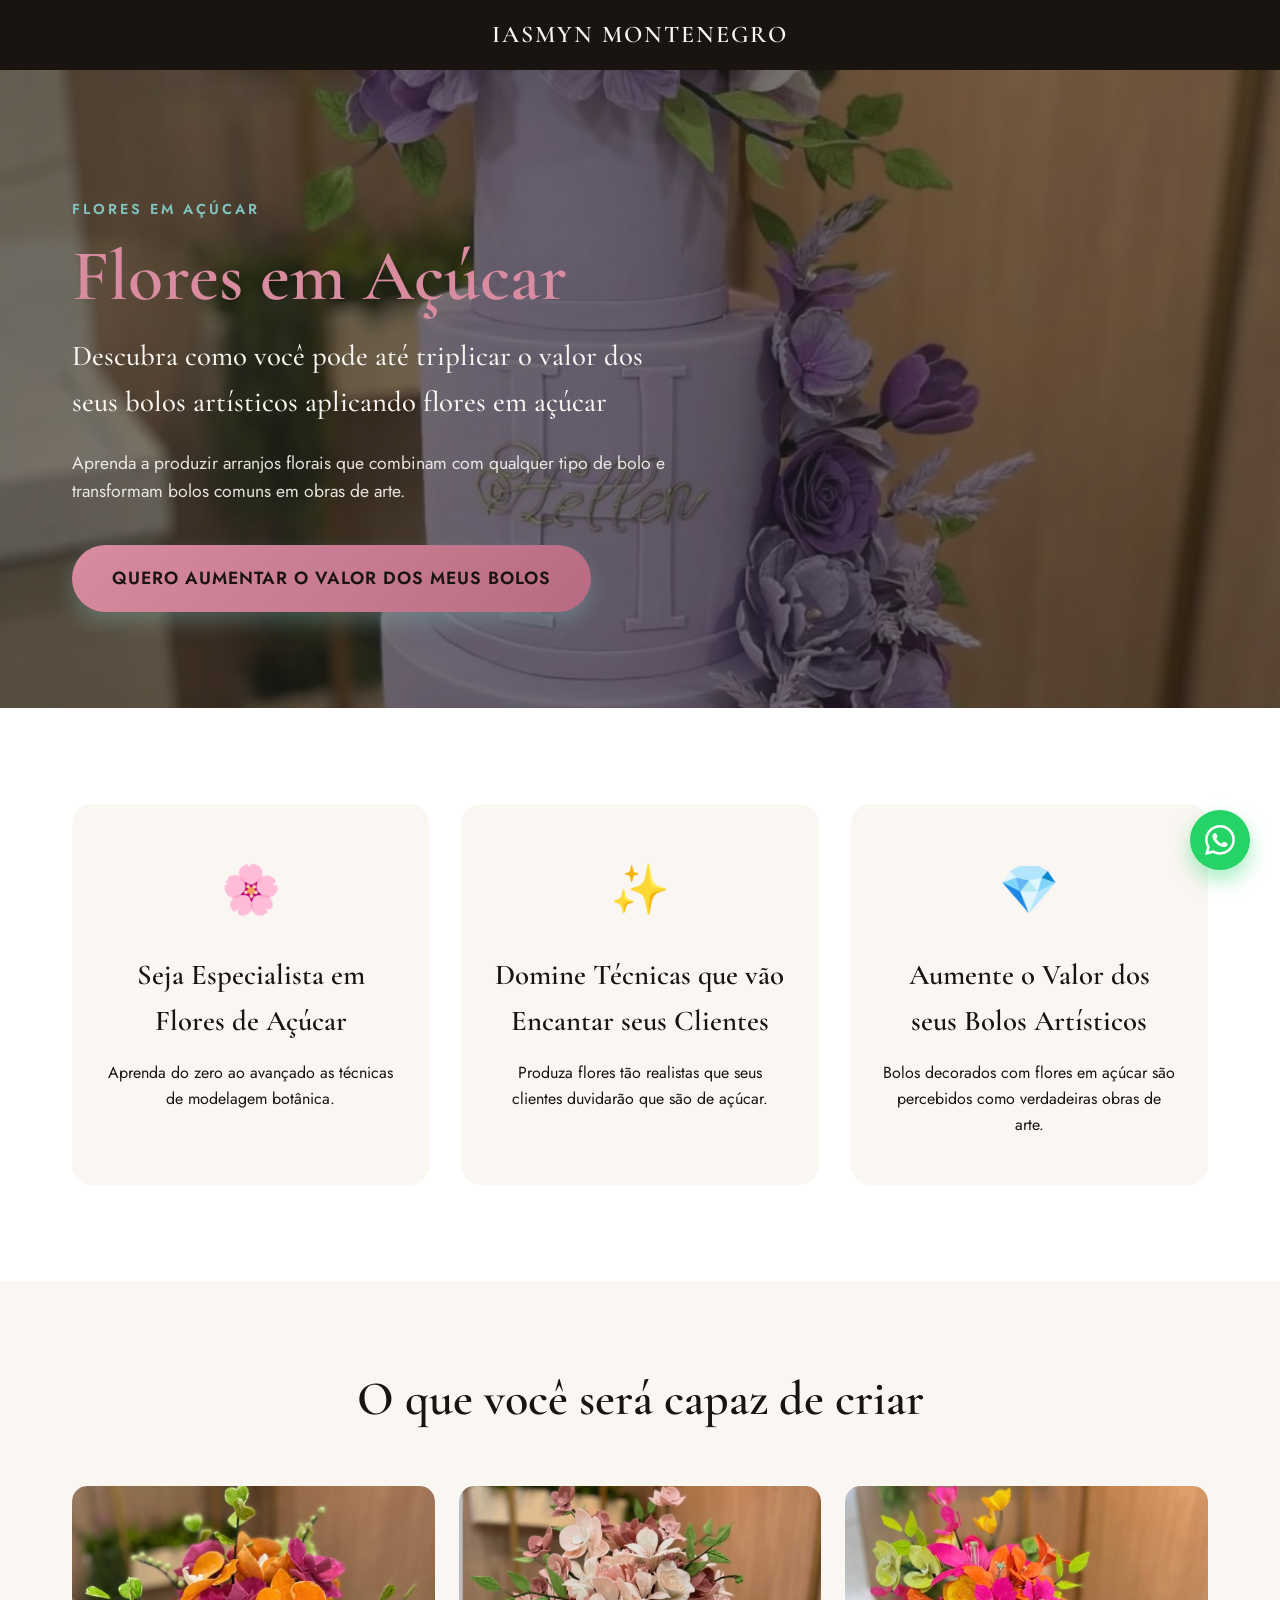
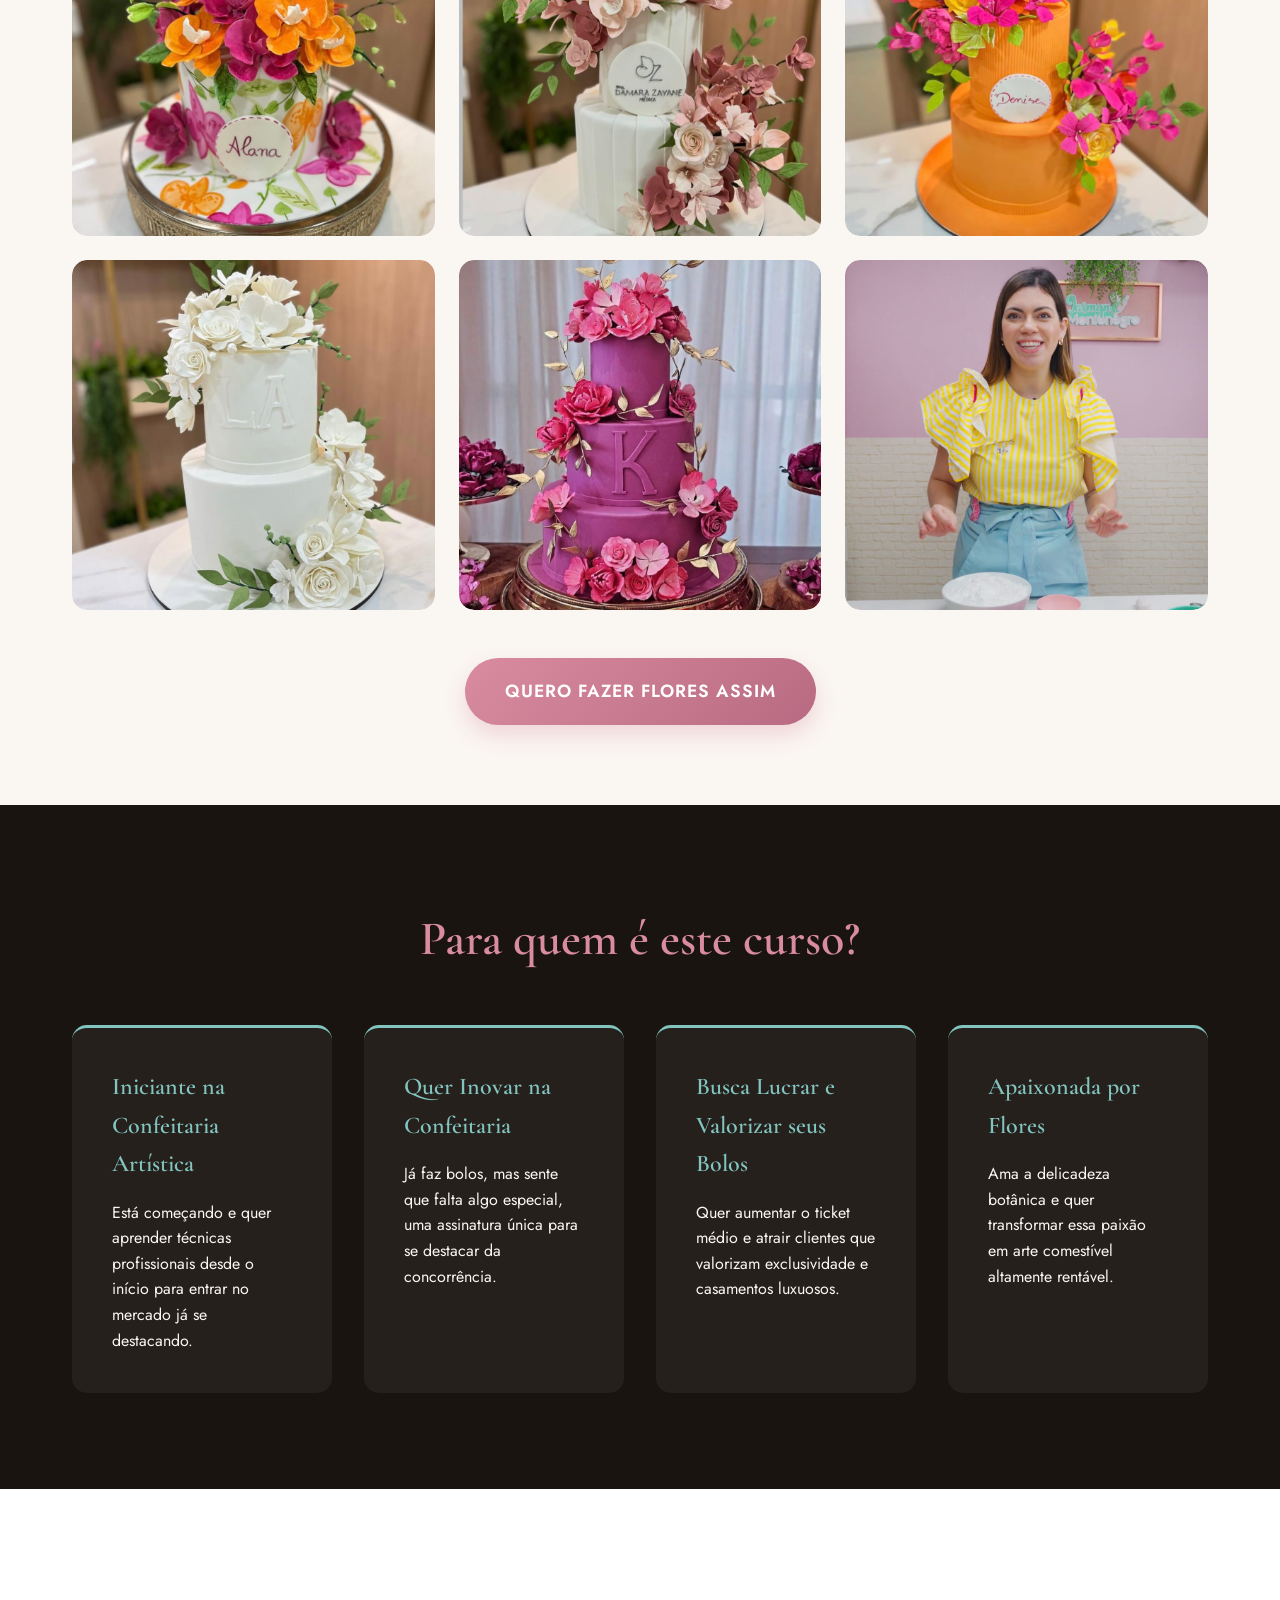
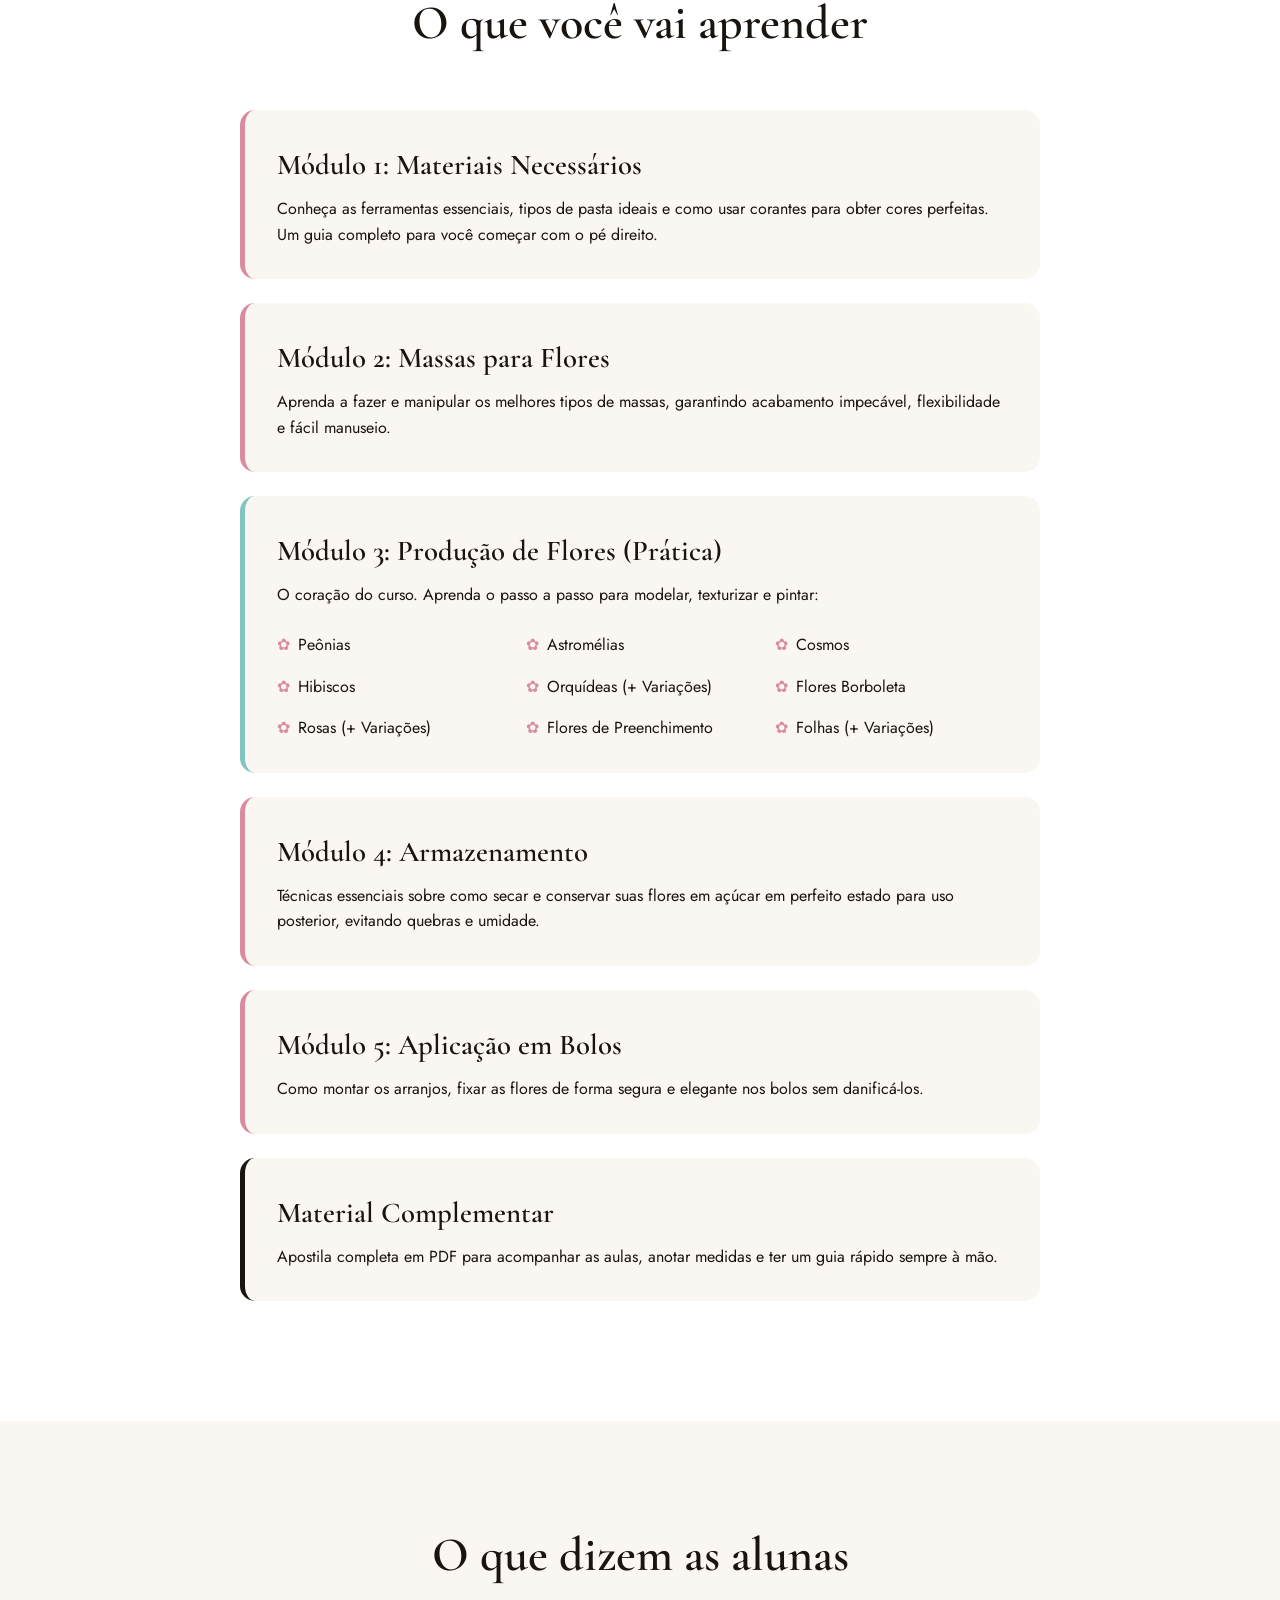
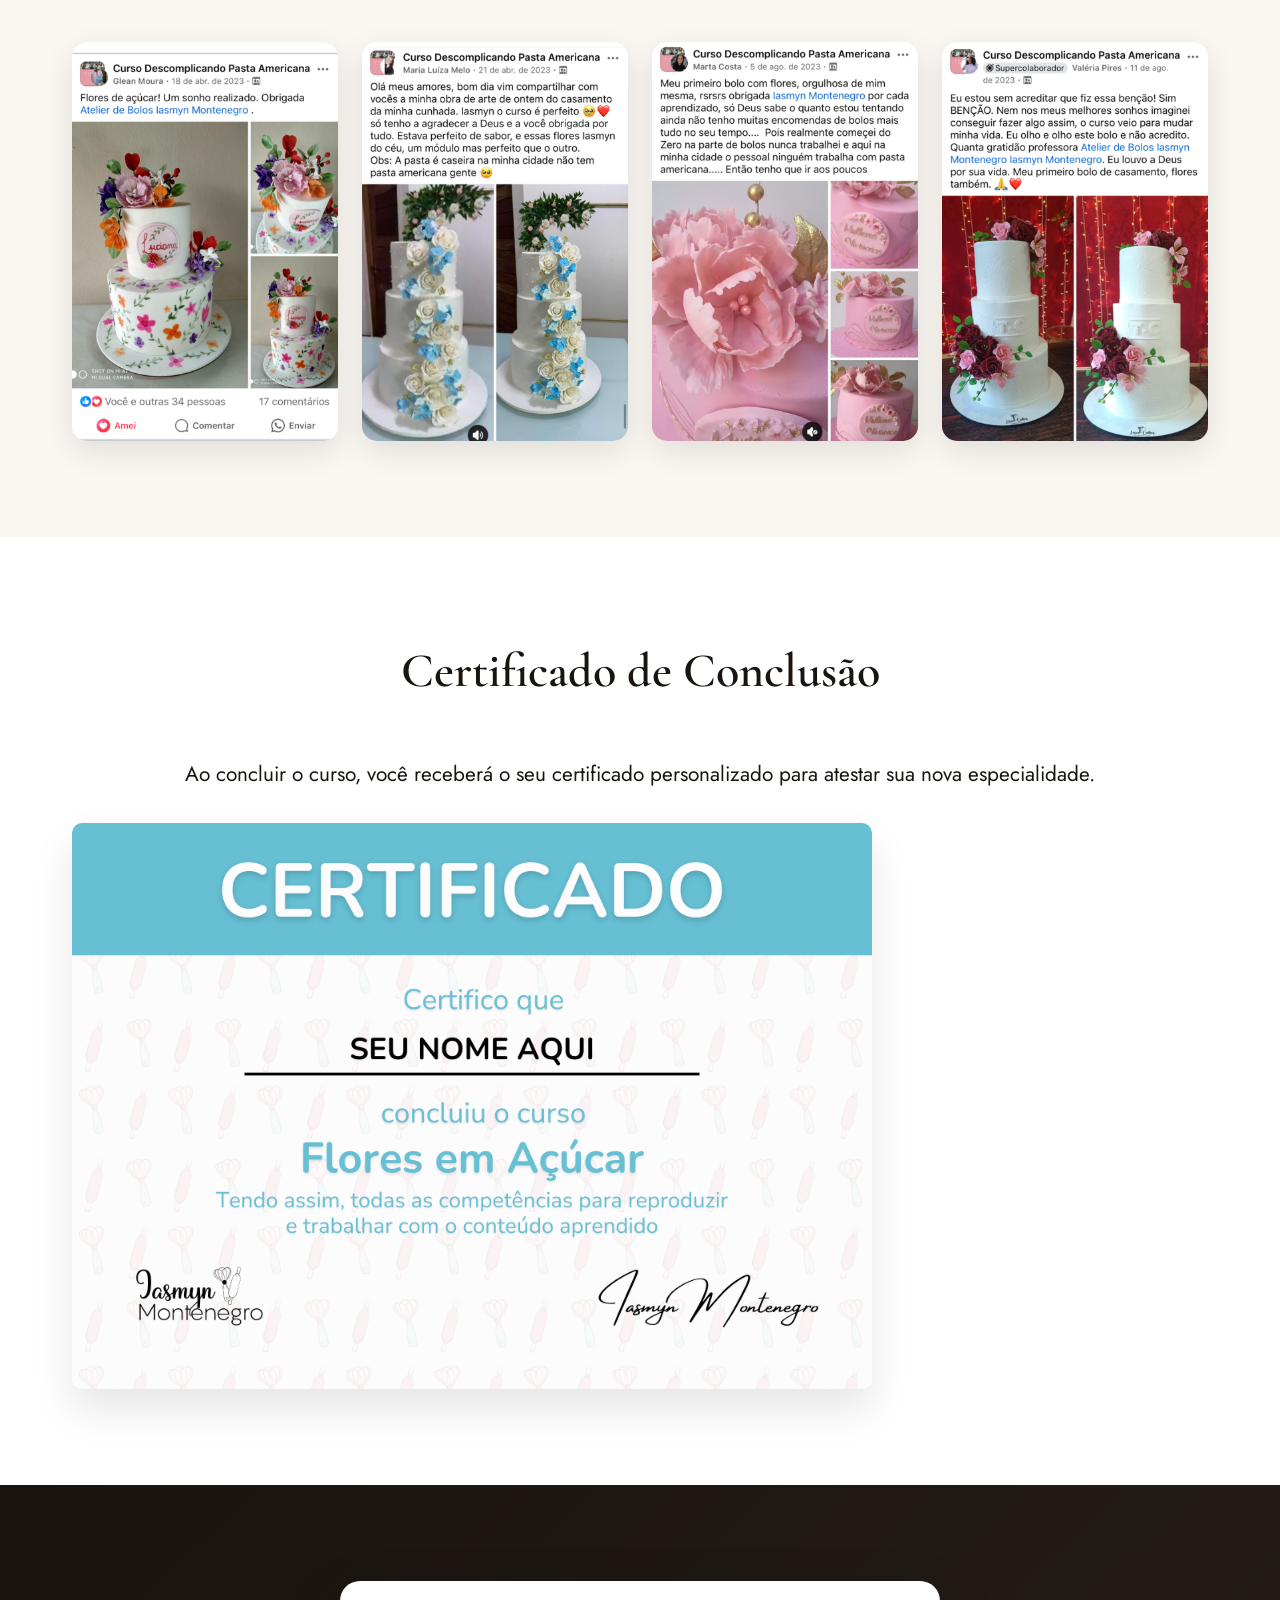
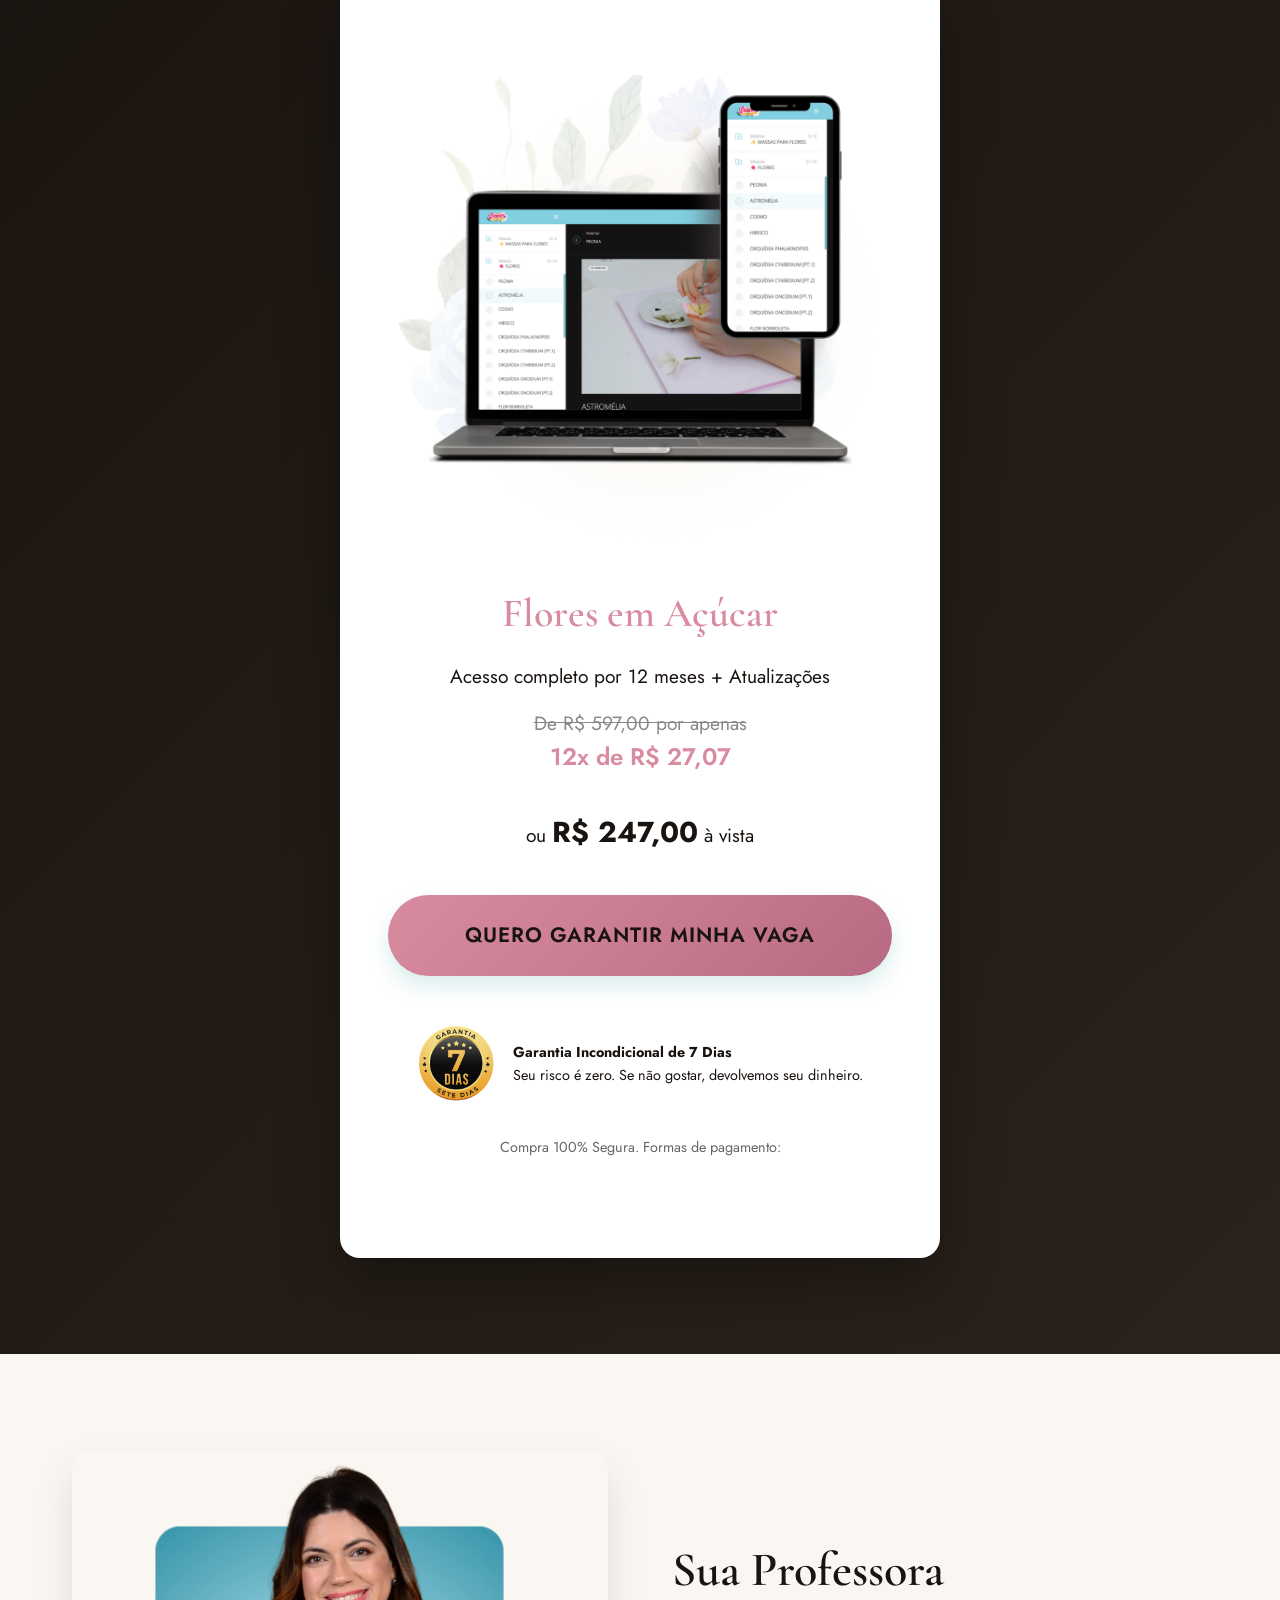
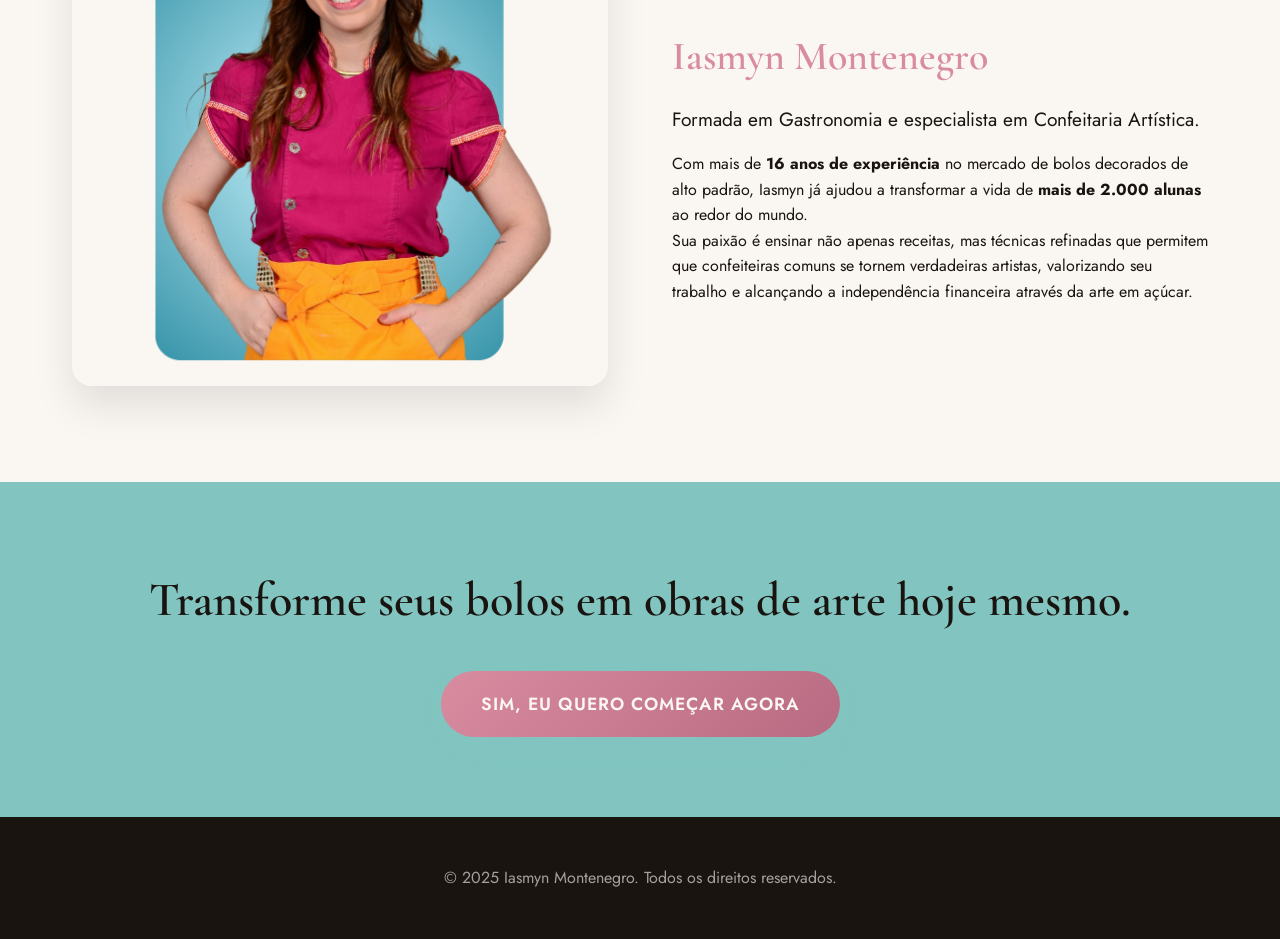
<file: cursos/flores-em-acucar.html>
﻿<!DOCTYPE html>
<html lang="pt-BR">
<head>
    <meta charset="UTF-8">
    <meta name="viewport" content="width=device-width, initial-scale=1.0">
    <title>Flores em Açúcar - Iasmyn Montenegro</title>
    <meta name="description" content="Descubra como você pode até triplicar o valor dos seus bolos artísticos aplicando flores em açúcar.">
    
    <!-- Google Fonts -->
    <link rel="preconnect" href="https://fonts.googleapis.com">
    <link rel="preconnect" href="https://fonts.gstatic.com" crossorigin>
    <link href="https://fonts.googleapis.com/css2?family=Cormorant+Garamond:wght@400;500;600;700&family=Jost:wght@300;400;500;600&display=swap" rel="stylesheet">
    
    <!-- External Styles -->
    <link rel="stylesheet" href="../style.css">
    
    <style>
        :root {
            --mint: #82C5C0;
            --rose: #D98CA0;
            --cream: #FAF6F2;
            --dark: #1A1410;
        }
        
        /* Premium Overrides & Specific Page Styles */
        body {
            font-family: 'Jost', sans-serif;
            color: var(--dark);
            background-color: var(--cream);
            margin: 0;
            padding: 0;
            line-height: 1.6;
            overflow-x: hidden;
        }

        h1, h2, h3, h4, h5, h6 {
            font-family: 'Cormorant Garamond', serif;
            margin: 0 0 1rem 0;
            font-weight: 600;
        }

        a {
            text-decoration: none;
        }

        .container {
            max-width: 1200px;
            margin: 0 auto;
            padding: 0 2rem;
        }

        /* Buttons */
        .btn-primary {
            display: inline-block;
            background-color: var(--mint);
            color: var(--dark);
            padding: 1.2rem 2.5rem;
            border-radius: 50px;
            font-family: 'Jost', sans-serif;
            font-size: 1.1rem;
            font-weight: 600;
            text-transform: uppercase;
            letter-spacing: 1px;
            box-shadow: 0 10px 20px rgba(130, 197, 192, 0.3);
            transition: all 0.3s ease;
            text-align: center;
            border: none;
            cursor: pointer;
        }
        .btn-primary:hover {
            transform: translateY(-3px);
            box-shadow: 0 15px 25px rgba(130, 197, 192, 0.4);
            background-color: #6fb5b0;
        }
        .btn-rose {
            background-color: var(--rose);
            color: white;
            box-shadow: 0 10px 20px rgba(217, 140, 160, 0.3);
        }
        .btn-rose:hover {
            background-color: #c87a8f;
            box-shadow: 0 15px 25px rgba(217, 140, 160, 0.4);
        }

        /* Hero Section */
        .hero {
            background-color: #1f1d1c;
            color: var(--cream);
            position: relative;
            padding: 8rem 0 6rem 0;
            overflow: hidden;
        }
        .hero::before {
            content: '';
            position: absolute;
            top: 0; left: 0; right: 0; bottom: 0;
            background-image: url('../images/IMG_6585-1024x1024.jpg');
            background-size: cover;
            background-position: center;
            opacity: 0.4;
            z-index: 0;
        }
        .hero .container {
            position: relative;
            z-index: 2;
        }
        .hero-content {
            max-width: 600px;
        }
        .course-name-label {
            font-family: 'Jost', sans-serif;
            font-size: 0.9rem;
            text-transform: uppercase;
            letter-spacing: 3px;
            color: var(--mint);
            margin-bottom: 1rem;
            display: block;
            font-weight: 600;
        }
        .hero-title {
            font-size: 4.5rem;
            line-height: 1.1;
            margin-bottom: 1rem;
            color: var(--rose);
        }
        .hero-tagline {
            font-size: 1.8rem;
            font-family: 'Cormorant Garamond', serif;
            margin-bottom: 1.5rem;
            font-weight: 500;
        }
        .hero-subtitle {
            font-size: 1.1rem;
            margin-bottom: 2.5rem;
            opacity: 0.9;
        }

        /* Benefits */
        .benefits {
            padding: 6rem 0;
            background-color: white;
        }
        .benefits-grid {
            display: grid;
            grid-template-columns: repeat(auto-fit, minmax(300px, 1fr));
            gap: 2rem;
            text-align: center;
        }
        .benefit-card {
            padding: 3rem 2rem;
            background: var(--cream);
            border-radius: 20px;
            transition: transform 0.3s ease;
        }
        .benefit-card:hover {
            transform: translateY(-10px);
        }
        .benefit-icon {
            font-size: 3rem;
            color: var(--mint);
            margin-bottom: 1.5rem;
        }
        .benefit-title {
            font-size: 1.8rem;
            color: var(--dark);
        }

        /* Gallery */
        .gallery {
            padding: 5rem 0;
            background-color: var(--cream);
        }
        .section-title {
            text-align: center;
            font-size: 3rem;
            margin-bottom: 3rem;
            color: var(--dark);
        }
        .gallery-grid {
            display: grid;
            grid-template-columns: repeat(auto-fit, minmax(300px, 1fr));
            gap: 1.5rem;
        }
        .gallery-img {
            width: 100%;
            height: 350px;
            object-fit: cover;
            border-radius: 15px;
            transition: transform 0.5s ease;
        }
        .gallery-item {
            overflow: hidden;
            border-radius: 15px;
        }
        .gallery-item:hover .gallery-img {
            transform: scale(1.05);
        }

        /* For Whom */
        .for-whom {
            padding: 6rem 0;
            background-color: var(--dark);
            color: var(--cream);
        }
        .for-whom .section-title {
            color: var(--rose);
        }
        .profiles-grid {
            display: grid;
            grid-template-columns: repeat(auto-fit, minmax(250px, 1fr));
            gap: 2rem;
            margin-top: 3rem;
        }
        .profile-card {
            background: rgba(255,255,255,0.05);
            padding: 2.5rem;
            border-radius: 15px;
            border-top: 3px solid var(--mint);
        }
        .profile-card h3 {
            font-size: 1.5rem;
            color: var(--mint);
            margin-bottom: 1rem;
        }

        /* Curriculum */
        .curriculum {
            padding: 6rem 0;
            background-color: white;
        }
        .module-list {
            max-width: 800px;
            margin: 0 auto;
        }
        .module {
            background: var(--cream);
            padding: 2rem;
            border-radius: 15px;
            margin-bottom: 1.5rem;
            border-left: 5px solid var(--rose);
        }
        .module h3 {
            font-size: 1.8rem;
            margin-bottom: 0.5rem;
            color: var(--dark);
        }
        .flower-list {
            display: grid;
            grid-template-columns: repeat(auto-fit, minmax(200px, 1fr));
            gap: 1rem;
            margin-top: 1.5rem;
        }
        .flower-item {
            display: flex;
            align-items: center;
            gap: 0.5rem;
        }
        .flower-item::before {
            content: '✿';
            color: var(--rose);
        }

        /* Testimonials */
        .testimonials {
            padding: 6rem 0;
            background-color: var(--cream);
        }
        .testi-grid {
            display: grid;
            grid-template-columns: repeat(auto-fit, minmax(250px, 1fr));
            gap: 1.5rem;
        }
        .testi-img {
            width: 100%;
            border-radius: 15px;
            box-shadow: 0 10px 30px rgba(0,0,0,0.1);
        }

        /* Certificate */
        .certificate {
            padding: 6rem 0;
            background-color: white;
            text-align: center;
        }
        .cert-img {
            max-width: 800px;
            width: 100%;
            border-radius: 10px;
            box-shadow: 0 20px 40px rgba(0,0,0,0.1);
            margin-top: 2rem;
        }

        /* Pricing */
        .pricing {
            padding: 6rem 0;
            background: linear-gradient(135deg, var(--dark), #2a221b);
            color: var(--cream);
        }
        .pricing-box {
            background: white;
            color: var(--dark);
            max-width: 600px;
            margin: 0 auto;
            padding: 4rem 3rem;
            border-radius: 20px;
            text-align: center;
            box-shadow: 0 30px 60px rgba(0,0,0,0.3);
            position: relative;
        }
        .pricing-box::before {
            content: '';
            position: absolute;
            top: -10px; left: -10px; right: -10px; bottom: -10px;
            background: linear-gradient(45deg, var(--mint), var(--rose));
            z-index: -1;
            border-radius: 25px;
        }
        .price-old {
            text-decoration: line-through;
            color: #888;
            font-size: 1.2rem;
        }
        .price-new {
            font-family: 'Cormorant Garamond', serif;
            font-size: 4rem;
            color: var(--dark);
            font-weight: 700;
            line-height: 1;
            margin: 1rem 0;
        }
        .price-installments {
            font-size: 1.5rem;
            color: var(--rose);
            font-weight: 600;
            margin-bottom: 2rem;
        }
        .guarantee {
            margin-top: 3rem;
            display: flex;
            align-items: center;
            justify-content: center;
            gap: 1rem;
        }
        .guarantee img {
            width: 80px;
        }
        .payment-methods {
            margin-top: 2rem;
        }
        .payment-methods img {
            max-width: 300px;
            opacity: 0.7;
        }

        /* Instructor */
        .instructor {
            padding: 6rem 0;
            background-color: var(--cream);
        }
        .instructor-flex {
            display: flex;
            align-items: center;
            gap: 4rem;
            flex-wrap: wrap;
        }
        .instructor-img {
            flex: 1;
            min-width: 300px;
            border-radius: 20px;
            box-shadow: 0 20px 40px rgba(0,0,0,0.1);
        }
        .instructor-text {
            flex: 1;
            min-width: 300px;
        }

        /* Footer */
        footer {
            background-color: var(--dark);
            color: rgba(255,255,255,0.6);
            text-align: center;
            padding: 3rem 0;
        }

        /* Floating WhatsApp */
        .whatsapp-float {
            position: fixed;
            bottom: 30px;
            right: 30px;
            background-color: #25D366;
            color: white;
            width: 60px;
            height: 60px;
            border-radius: 50%;
            display: flex;
            align-items: center;
            justify-content: center;
            font-size: 30px;
            box-shadow: 0 10px 20px rgba(37, 211, 102, 0.4);
            z-index: 1000;
            transition: transform 0.3s ease;
        }
        .whatsapp-float:hover {
            transform: scale(1.1);
            color: white;
        }

        @media (max-width: 768px) {
            .hero-title { font-size: 3rem; }
            .hero-tagline { font-size: 1.5rem; }
            .instructor-flex { flex-direction: column-reverse; }
            .pricing-box { padding: 3rem 1.5rem; }
        }
    </style>
</head>
<body>

    <!-- Header -->
    <header style="background: var(--dark); padding: 1rem 0; text-align: center;">
        <div class="container">
            <a href="../index.html" style="color: var(--cream); font-family: 'Cormorant Garamond', serif; font-size: 1.5rem; font-weight: 600; letter-spacing: 2px;">IASMYN MONTENEGRO</a>
        </div>
    </header>

    <!-- Hero Section -->
    <section class="hero">
        <div class="container">
            <div class="hero-content">
                <span class="course-name-label">Flores em Açúcar</span>
                <h1 class="hero-title">Flores em Açúcar</h1>
                <p class="hero-tagline">Descubra como você pode até triplicar o valor dos seus bolos artísticos aplicando flores em açúcar</p>
                <p class="hero-subtitle">Aprenda a produzir arranjos florais que combinam com qualquer tipo de bolo e transformam bolos comuns em obras de arte.</p>
                <a href="#pricing" class="btn-primary">Quero Aumentar o Valor dos Meus Bolos</a>
            </div>
        </div>
    </section>

    <!-- Benefits Section -->
    <section class="benefits">
        <div class="container">
            <div class="benefits-grid">
                <div class="benefit-card">
                    <div class="benefit-icon">🌸</div>
                    <h3 class="benefit-title">Seja Especialista em Flores de Açúcar</h3>
                    <p>Aprenda do zero ao avançado as técnicas de modelagem botânica.</p>
                </div>
                <div class="benefit-card">
                    <div class="benefit-icon">✨</div>
                    <h3 class="benefit-title">Domine Técnicas que vão Encantar seus Clientes</h3>
                    <p>Produza flores tão realistas que seus clientes duvidarão que são de açúcar.</p>
                </div>
                <div class="benefit-card">
                    <div class="benefit-icon">💎</div>
                    <h3 class="benefit-title">Aumente o Valor dos seus Bolos Artísticos</h3>
                    <p>Bolos decorados com flores em açúcar são percebidos como verdadeiras obras de arte.</p>
                </div>
            </div>
        </div>
    </section>

    <!-- Gallery -->
    <section class="gallery">
        <div class="container">
            <h2 class="section-title">O que você será capaz de criar</h2>
            <div class="gallery-grid">
                <div class="gallery-item"><img src="../images/IMG_6590-1024x1024.jpg" class="gallery-img" loading="lazy" alt="Galeria"></div>
                <div class="gallery-item"><img src="../images/IMG_6589-1024x1024.jpg" class="gallery-img" loading="lazy" alt="Galeria"></div>
                <div class="gallery-item"><img src="../images/IMG_6588-1024x1024.jpg" class="gallery-img" loading="lazy" alt="Galeria"></div>
                <div class="gallery-item"><img src="../images/IMG_6587-1024x1024.jpg" class="gallery-img" loading="lazy" alt="Galeria"></div>
                <div class="gallery-item"><img src="../images/IMG_6591-1024x1024.jpg" class="gallery-img" loading="lazy" alt="Galeria"></div>
                <div class="gallery-item"><img src="../images/Design-sem-nome-20.png" class="gallery-img" loading="lazy" alt="Galeria"></div>
            </div>
            <div style="text-align: center; margin-top: 3rem;">
                <a href="#pricing" class="btn-primary btn-rose">Quero Fazer Flores Assim</a>
            </div>
        </div>
    </section>

    <!-- For Whom -->
    <section class="for-whom">
        <div class="container">
            <h2 class="section-title">Para quem é este curso?</h2>
            <div class="profiles-grid">
                <div class="profile-card">
                    <h3>Iniciante na Confeitaria Artística</h3>
                    <p>Está começando e quer aprender técnicas profissionais desde o início para entrar no mercado já se destacando.</p>
                </div>
                <div class="profile-card">
                    <h3>Quer Inovar na Confeitaria</h3>
                    <p>Já faz bolos, mas sente que falta algo especial, uma assinatura única para se destacar da concorrência.</p>
                </div>
                <div class="profile-card">
                    <h3>Busca Lucrar e Valorizar seus Bolos</h3>
                    <p>Quer aumentar o ticket médio e atrair clientes que valorizam exclusividade e casamentos luxuosos.</p>
                </div>
                <div class="profile-card">
                    <h3>Apaixonada por Flores</h3>
                    <p>Ama a delicadeza botânica e quer transformar essa paixão em arte comestível altamente rentável.</p>
                </div>
            </div>
        </div>
    </section>

    <!-- Curriculum -->
    <section class="curriculum">
        <div class="container">
            <h2 class="section-title">O que você vai aprender</h2>
            <div class="module-list">
                
                <div class="module">
                    <h3>Módulo 1: Materiais Necessários</h3>
                    <p>Conheça as ferramentas essenciais, tipos de pasta ideais e como usar corantes para obter cores perfeitas. Um guia completo para você começar com o pé direito.</p>
                </div>

                <div class="module">
                    <h3>Módulo 2: Massas para Flores</h3>
                    <p>Aprenda a fazer e manipular os melhores tipos de massas, garantindo acabamento impecável, flexibilidade e fácil manuseio.</p>
                </div>

                <div class="module" style="border-left-color: var(--mint);">
                    <h3>Módulo 3: Produção de Flores (Prática)</h3>
                    <p>O coração do curso. Aprenda o passo a passo para modelar, texturizar e pintar:</p>
                    <div class="flower-list">
                        <div class="flower-item">Peônias</div>
                        <div class="flower-item">Astromélias</div>
                        <div class="flower-item">Cosmos</div>
                        <div class="flower-item">Hibiscos</div>
                        <div class="flower-item">Orquídeas (+ Variações)</div>
                        <div class="flower-item">Flores Borboleta</div>
                        <div class="flower-item">Rosas (+ Variações)</div>
                        <div class="flower-item">Flores de Preenchimento</div>
                        <div class="flower-item">Folhas (+ Variações)</div>
                    </div>
                </div>

                <div class="module">
                    <h3>Módulo 4: Armazenamento</h3>
                    <p>Técnicas essenciais sobre como secar e conservar suas flores em açúcar em perfeito estado para uso posterior, evitando quebras e umidade.</p>
                </div>

                <div class="module">
                    <h3>Módulo 5: Aplicação em Bolos</h3>
                    <p>Como montar os arranjos, fixar as flores de forma segura e elegante nos bolos sem danificá-los.</p>
                </div>

                <div class="module" style="border-left-color: var(--dark);">
                    <h3>Material Complementar</h3>
                    <p>Apostila completa em PDF para acompanhar as aulas, anotar medidas e ter um guia rápido sempre à mão.</p>
                </div>

            </div>
        </div>
    </section>

    <!-- Testimonials -->
    <section class="testimonials">
        <div class="container">
            <h2 class="section-title">O que dizem as alunas</h2>
            <div class="testi-grid">
                <img src="../images/Depoimentos-1.png" alt="Depoimento 1" class="testi-img">
                <img src="../images/Depoimentos-2.png" alt="Depoimento 2" class="testi-img">
                <img src="../images/Depoimentos-3.png" alt="Depoimento 3" class="testi-img">
                <img src="../images/Depoimentos-4.png" alt="Depoimento 4" class="testi-img">
            </div>
        </div>
    </section>

    <!-- Certificate -->
    <section class="certificate">
        <div class="container">
            <h2 class="section-title">Certificado de Conclusão</h2>
            <p style="font-size: 1.3rem; margin-bottom: 2rem;">Ao concluir o curso, você receberá o seu certificado personalizado para atestar sua nova especialidade.</p>
            <img src="../images/IM-Certificados-1.png" alt="Certificado do Curso" class="cert-img">
        </div>
    </section>

    <!-- Pricing -->
    <section id="pricing" class="pricing">
        <div class="container">
            <div class="pricing-box">
                <img src="../images/IM-Capas-1080px-21.png" alt="Flores em Açúcar" style="width: 100%; border-radius: 10px; margin-bottom: 2rem;">
                
                <h3 style="font-size: 2.5rem; color: var(--rose);">Flores em Açúcar</h3>
                <p style="font-size: 1.2rem; margin-bottom: 1rem;">Acesso completo por 12 meses + Atualizações</p>
                
                <div class="price-old">De R$ 597,00 por apenas</div>
                <div class="price-installments">12x de R$ 27,07</div>
                <div style="font-size: 1.2rem;">ou <strong style="color: var(--dark); font-size: 1.8rem;">R$ 247,00</strong> à vista</div>
                
                <div style="margin-top: 2.5rem;">
                    <a href="https://pay.hotmart.com/Y76151875Q?off=duy2q18d&checkoutMode=10" class="btn-primary" style="display: block; width: 100%; box-sizing: border-box; font-size: 1.3rem; padding: 1.5rem;">QUERO GARANTIR MINHA VAGA</a>
                </div>

                <div class="guarantee">
                    <img src="../images/Garantia-de-7-dias.png" alt="Garantia de 7 dias">
                    <div style="text-align: left; font-size: 0.9rem;">
                        <strong>Garantia Incondicional de 7 Dias</strong><br>
                        Seu risco é zero. Se não gostar, devolvemos seu dinheiro.
                    </div>
                </div>

                <div class="payment-methods">
                    <p style="font-size: 0.9rem; margin-bottom: 0.5rem; color: #666;">Compra 100% Segura. Formas de pagamento:</p>
                    <img src="../images/metodos-pagamento.png.png" alt="Métodos de Pagamento">
                </div>
            </div>
        </div>
    </section>

    <!-- Instructor -->
    <section class="instructor">
        <div class="container instructor-flex">
            <img src="../images/IM-Capas-1080px-19.png" alt="Iasmyn Montenegro" class="instructor-img">
            <div class="instructor-text">
                <h2 class="section-title" style="text-align: left; margin-bottom: 1rem;">Sua Professora</h2>
                <h3 style="font-size: 2.5rem; color: var(--rose);">Iasmyn Montenegro</h3>
                <p style="font-size: 1.2rem; margin-bottom: 1rem;">Formada em Gastronomia e especialista em Confeitaria Artística.</p>
                <p>Com mais de <strong>16 anos de experiência</strong> no mercado de bolos decorados de alto padrão, Iasmyn já ajudou a transformar a vida de <strong>mais de 2.000 alunas</strong> ao redor do mundo.</p>
                <p>Sua paixão é ensinar não apenas receitas, mas técnicas refinadas que permitem que confeiteiras comuns se tornem verdadeiras artistas, valorizando seu trabalho e alcançando a independência financeira através da arte em açúcar.</p>
            </div>
        </div>
    </section>

    <!-- Footer CTA & Footer -->
    <section style="background-color: var(--mint); padding: 5rem 0; text-align: center;">
        <div class="container">
            <h2 style="font-family: 'Cormorant Garamond', serif; font-size: 3rem; color: var(--dark); margin-bottom: 2rem;">Transforme seus bolos em obras de arte hoje mesmo.</h2>
            <a href="#pricing" class="btn-primary" style="background-color: var(--dark); color: var(--cream);">SIM, EU QUERO COMEÇAR AGORA</a>
        </div>
    </section>

    <footer>
        <div class="container">
            <p>&copy; 2025 Iasmyn Montenegro. Todos os direitos reservados.</p>
        </div>
    </footer>

    <!-- Floating WhatsApp -->
    <a href="https://api.whatsapp.com/send/?phone=5583998709828&text=Oiii%2C+gostaria+de+tirar+um+d%C3%BAvida+sobre+o+curso+Flores+em+A%C3%A7%C3%BAcar" class="whatsapp-float" target="_blank" rel="noopener noreferrer">
        <svg xmlns="http://www.w3.org/2000/svg" width="30" height="30" fill="currentColor" viewBox="0 0 16 16">
            <path d="M13.601 2.326A7.854 7.854 0 0 0 7.994 0C3.627 0 .068 3.558.064 7.926c0 1.399.366 2.76 1.057 3.965L0 16l4.204-1.102a7.933 7.933 0 0 0 3.79.965h.004c4.368 0 7.926-3.558 7.93-7.93A7.898 7.898 0 0 0 13.6 2.326zM7.994 14.521a6.573 6.573 0 0 1-3.356-.92l-.24-.144-2.494.654.666-2.433-.156-.251a6.56 6.56 0 0 1-1.007-3.505c0-3.626 2.957-6.584 6.591-6.584a6.56 6.56 0 0 1 4.66 1.931 6.557 6.557 0 0 1 1.928 4.66c-.004 3.639-2.961 6.592-6.592 6.592zm3.615-4.934c-.197-.099-1.17-.578-1.353-.646-.182-.065-.315-.099-.445.099-.133.197-.513.646-.627.775-.114.133-.232.148-.43.05-.197-.1-.836-.308-1.592-.985-.59-.525-.985-1.175-1.103-1.372-.114-.198-.011-.304.088-.403.087-.088.197-.232.296-.346.1-.114.133-.198.198-.33.065-.134.034-.248-.015-.347-.05-.099-.445-1.076-.612-1.47-.16-.389-.323-.335-.445-.34-.114-.007-.247-.007-.38-.007a.729.729 0 0 0-.529.247c-.182.198-.691.677-.691 1.654 0 .977.71 1.916.81 2.049.098.133 1.394 2.132 3.383 2.992.47.205.84.326 1.129.418.475.152.904.129 1.246.08.38-.058 1.171-.48 1.338-.943.164-.464.164-.86.114-.943-.049-.084-.182-.133-.38-.232z"/>
        </svg>
    </a>

    <!-- Scripts -->
    <script src="../script.js"></script>
    <script>
        // Smooth scrolling for anchor links
        document.querySelectorAll('a[href^="#"]').forEach(anchor => {
            anchor.addEventListener('click', function (e) {
                e.preventDefault();
                document.querySelector(this.getAttribute('href')).scrollIntoView({
                    behavior: 'smooth'
                });
            });
        });
    </script>
</body>
</html>
</file>
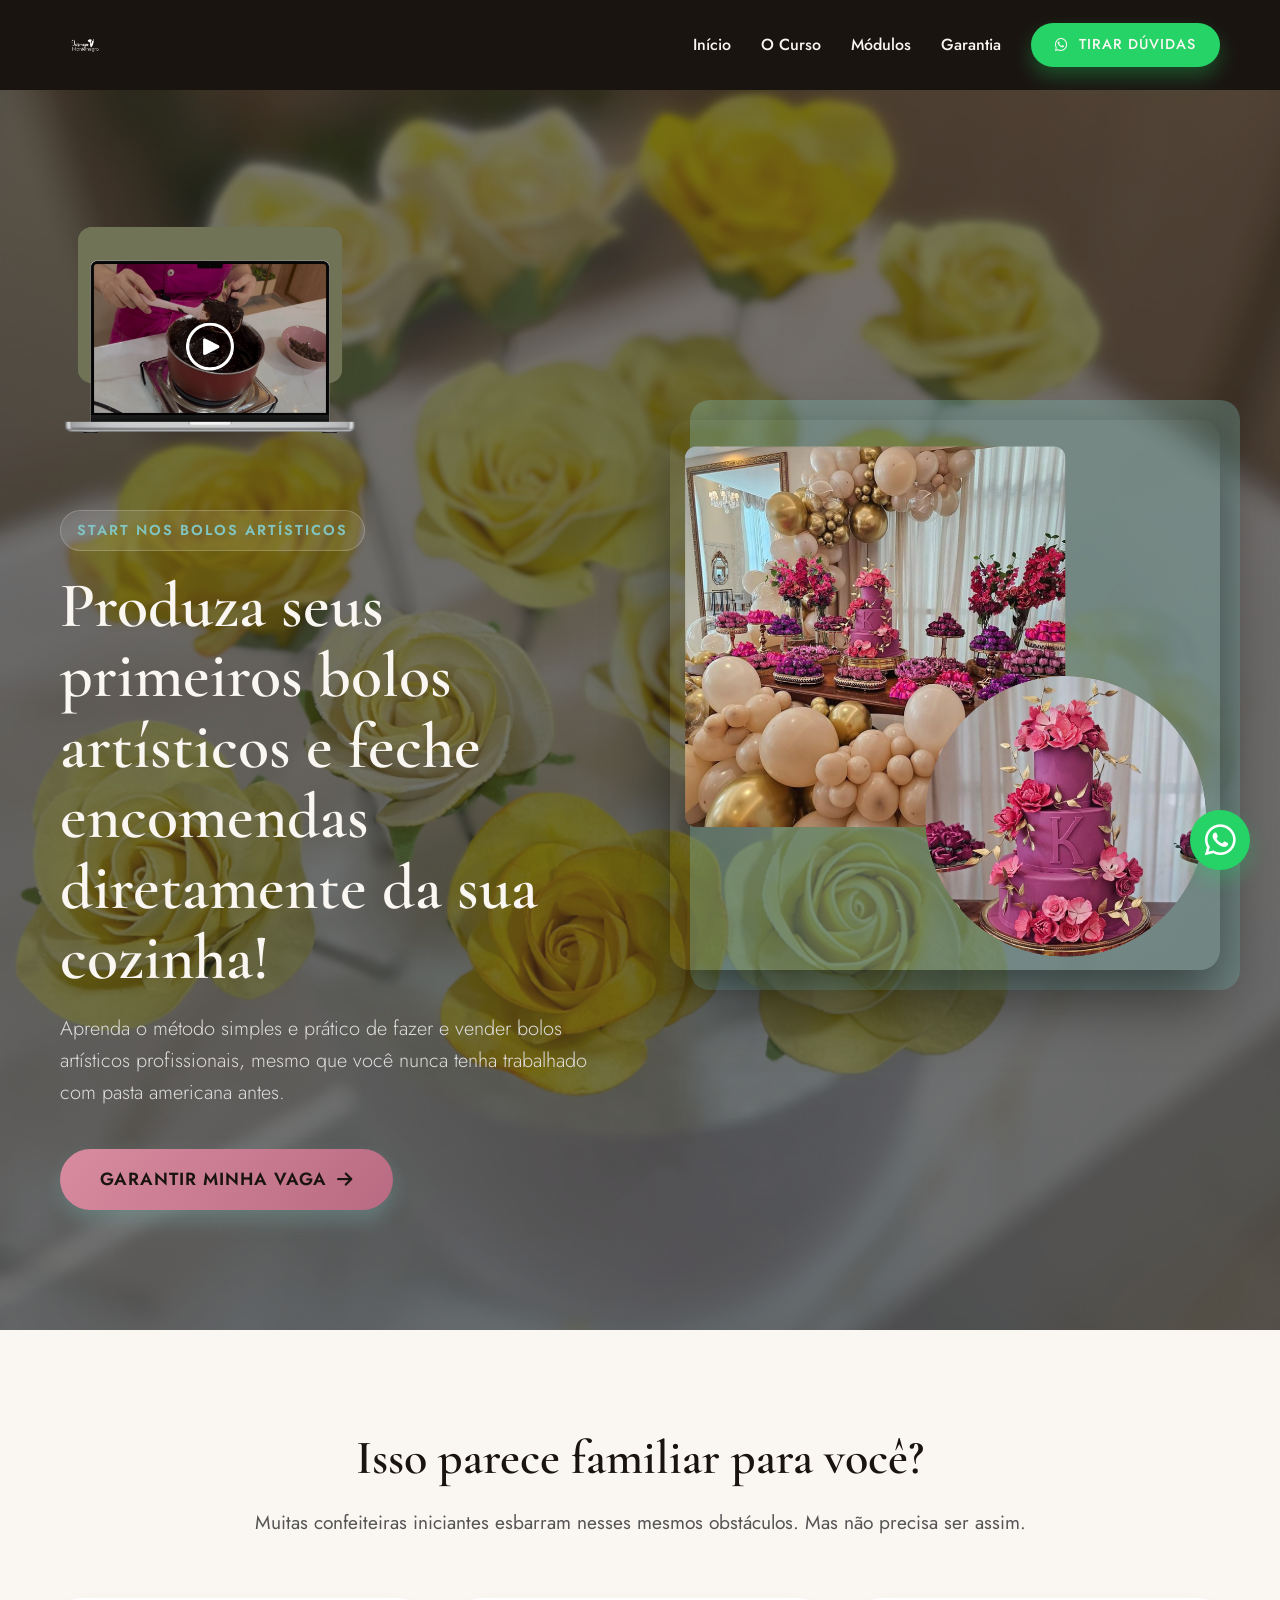
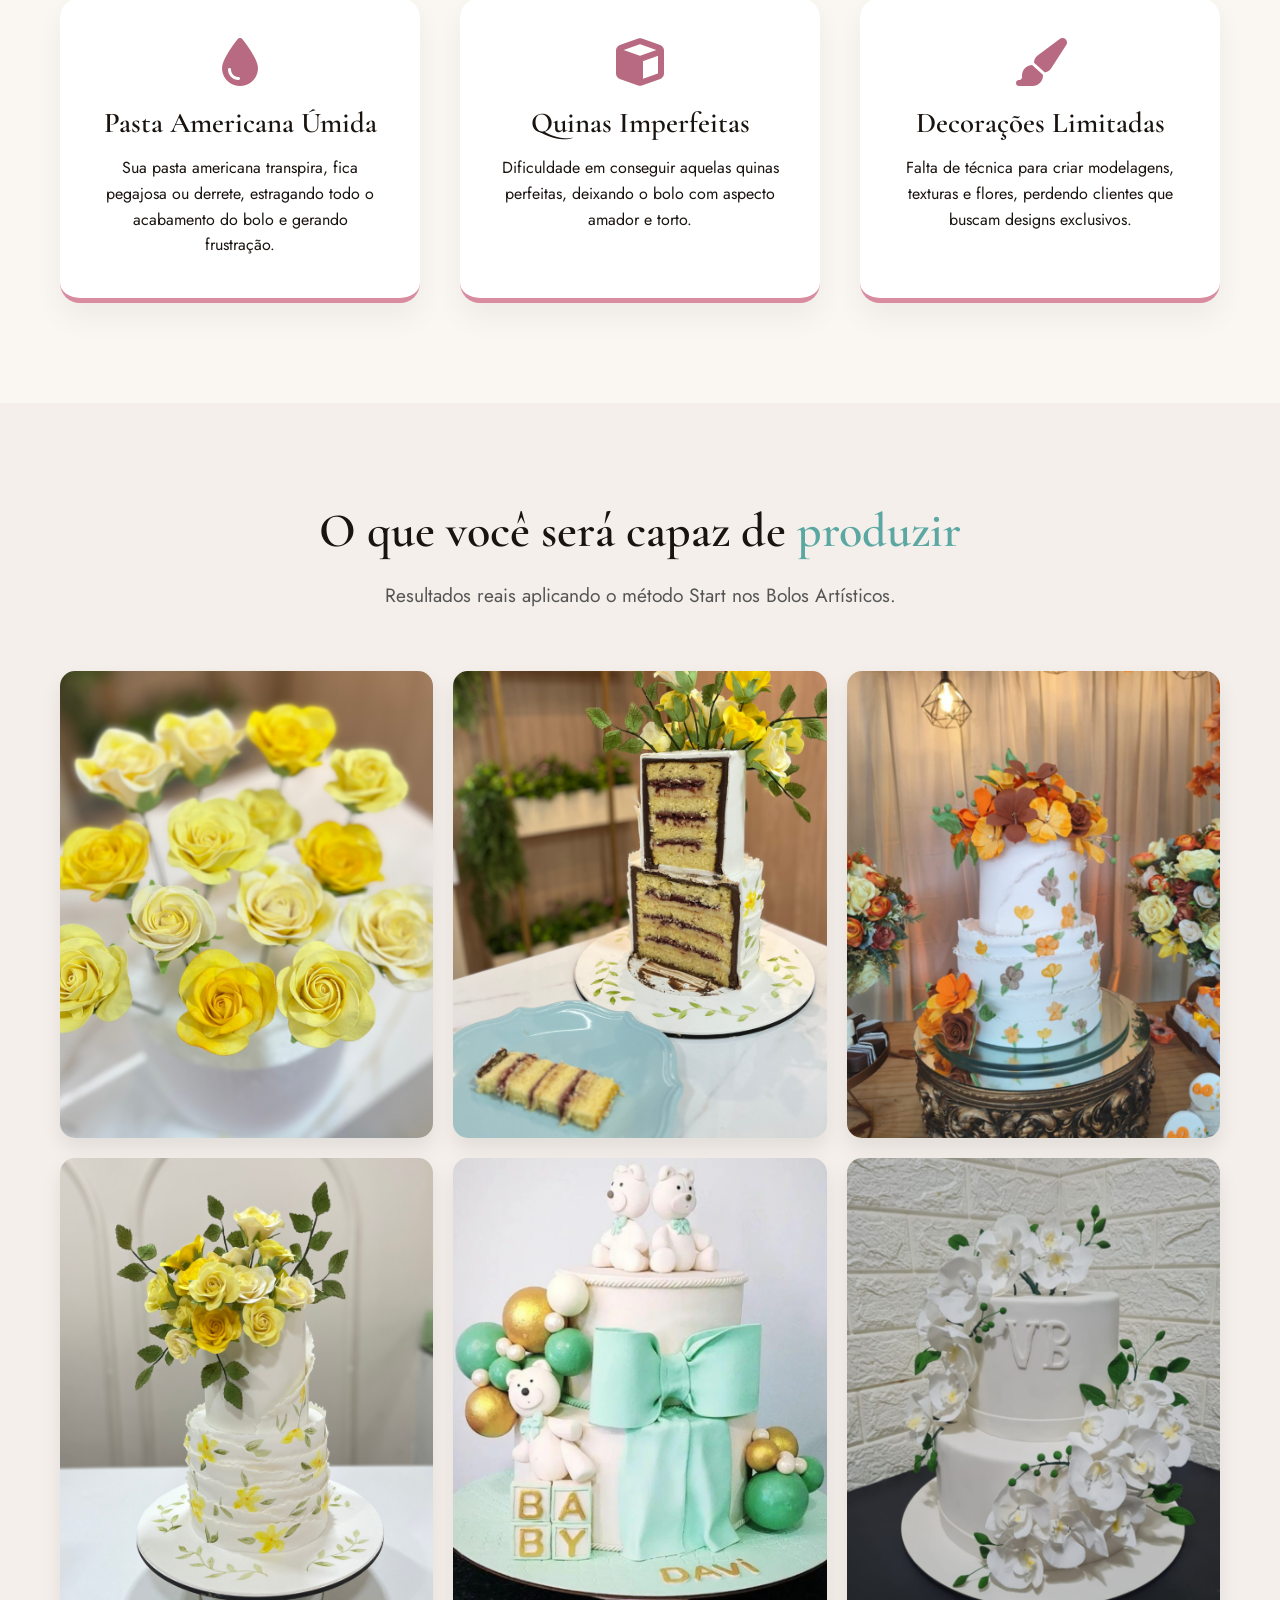
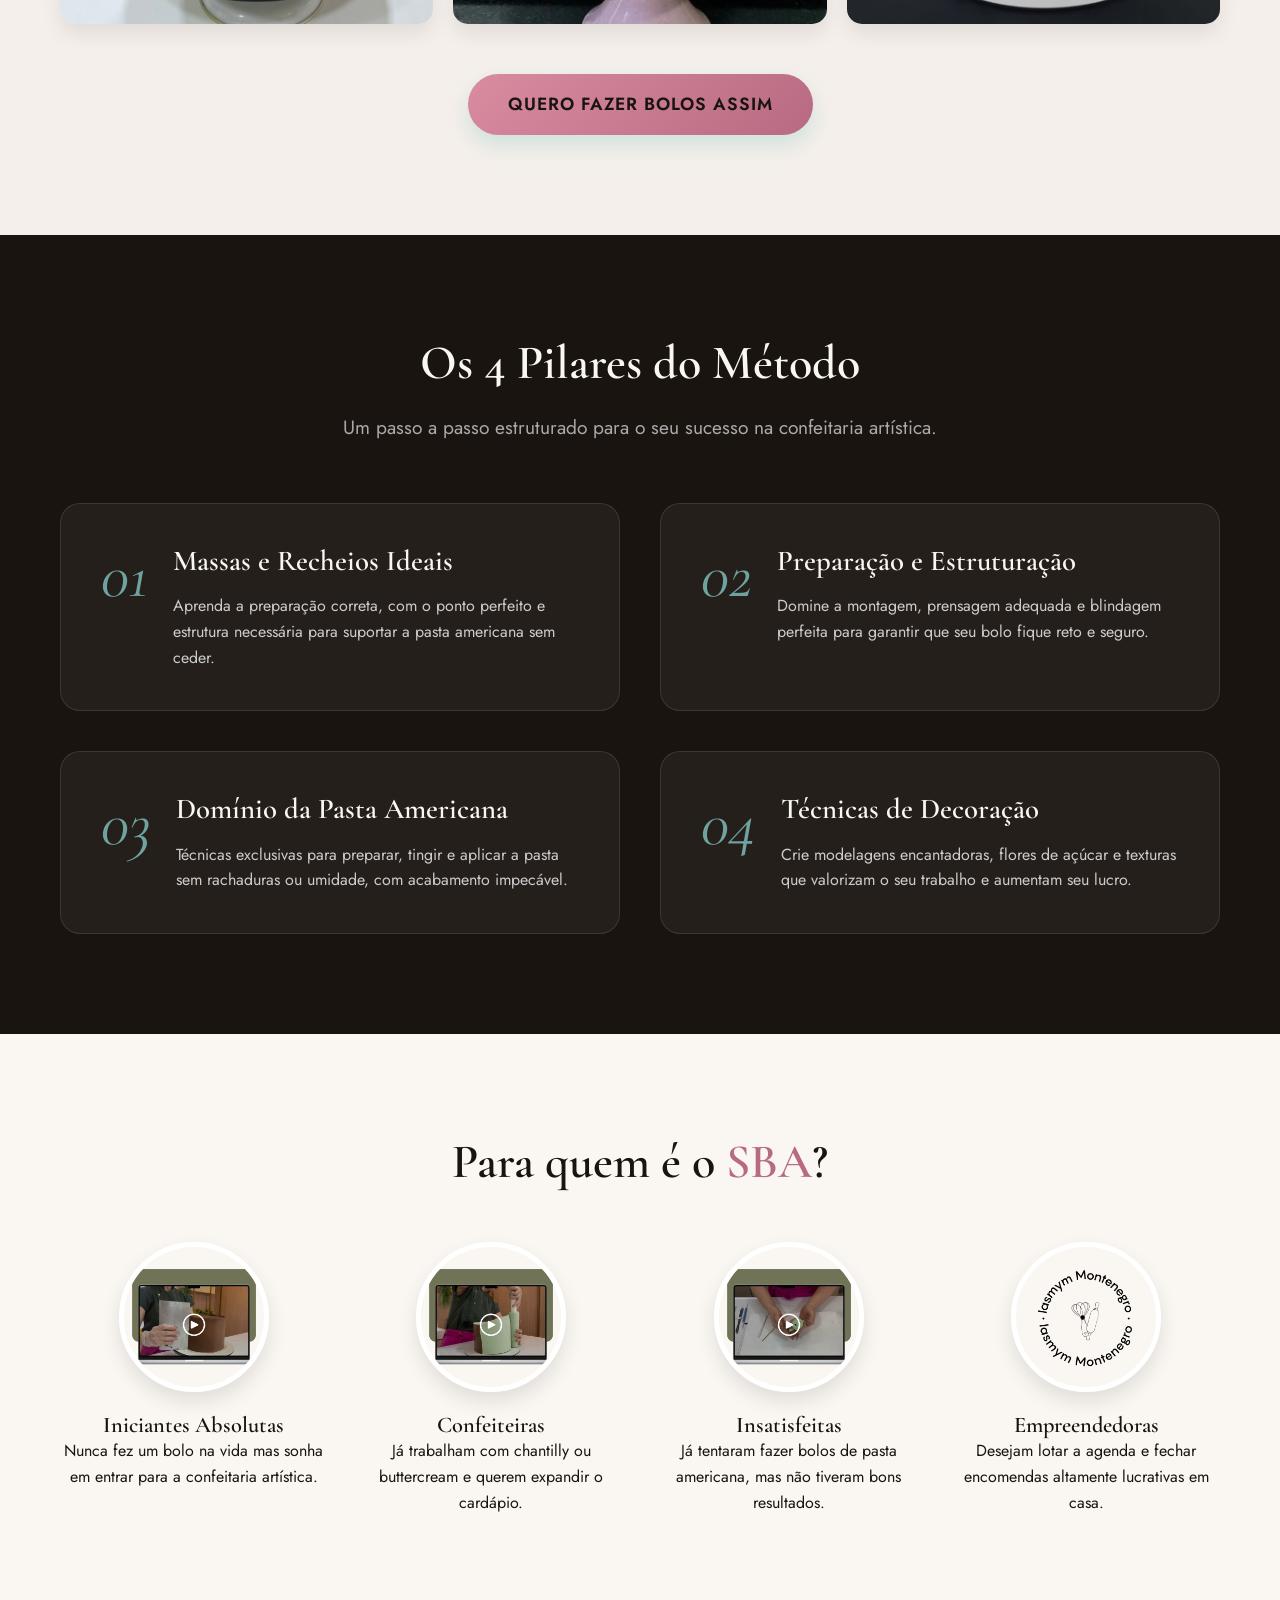
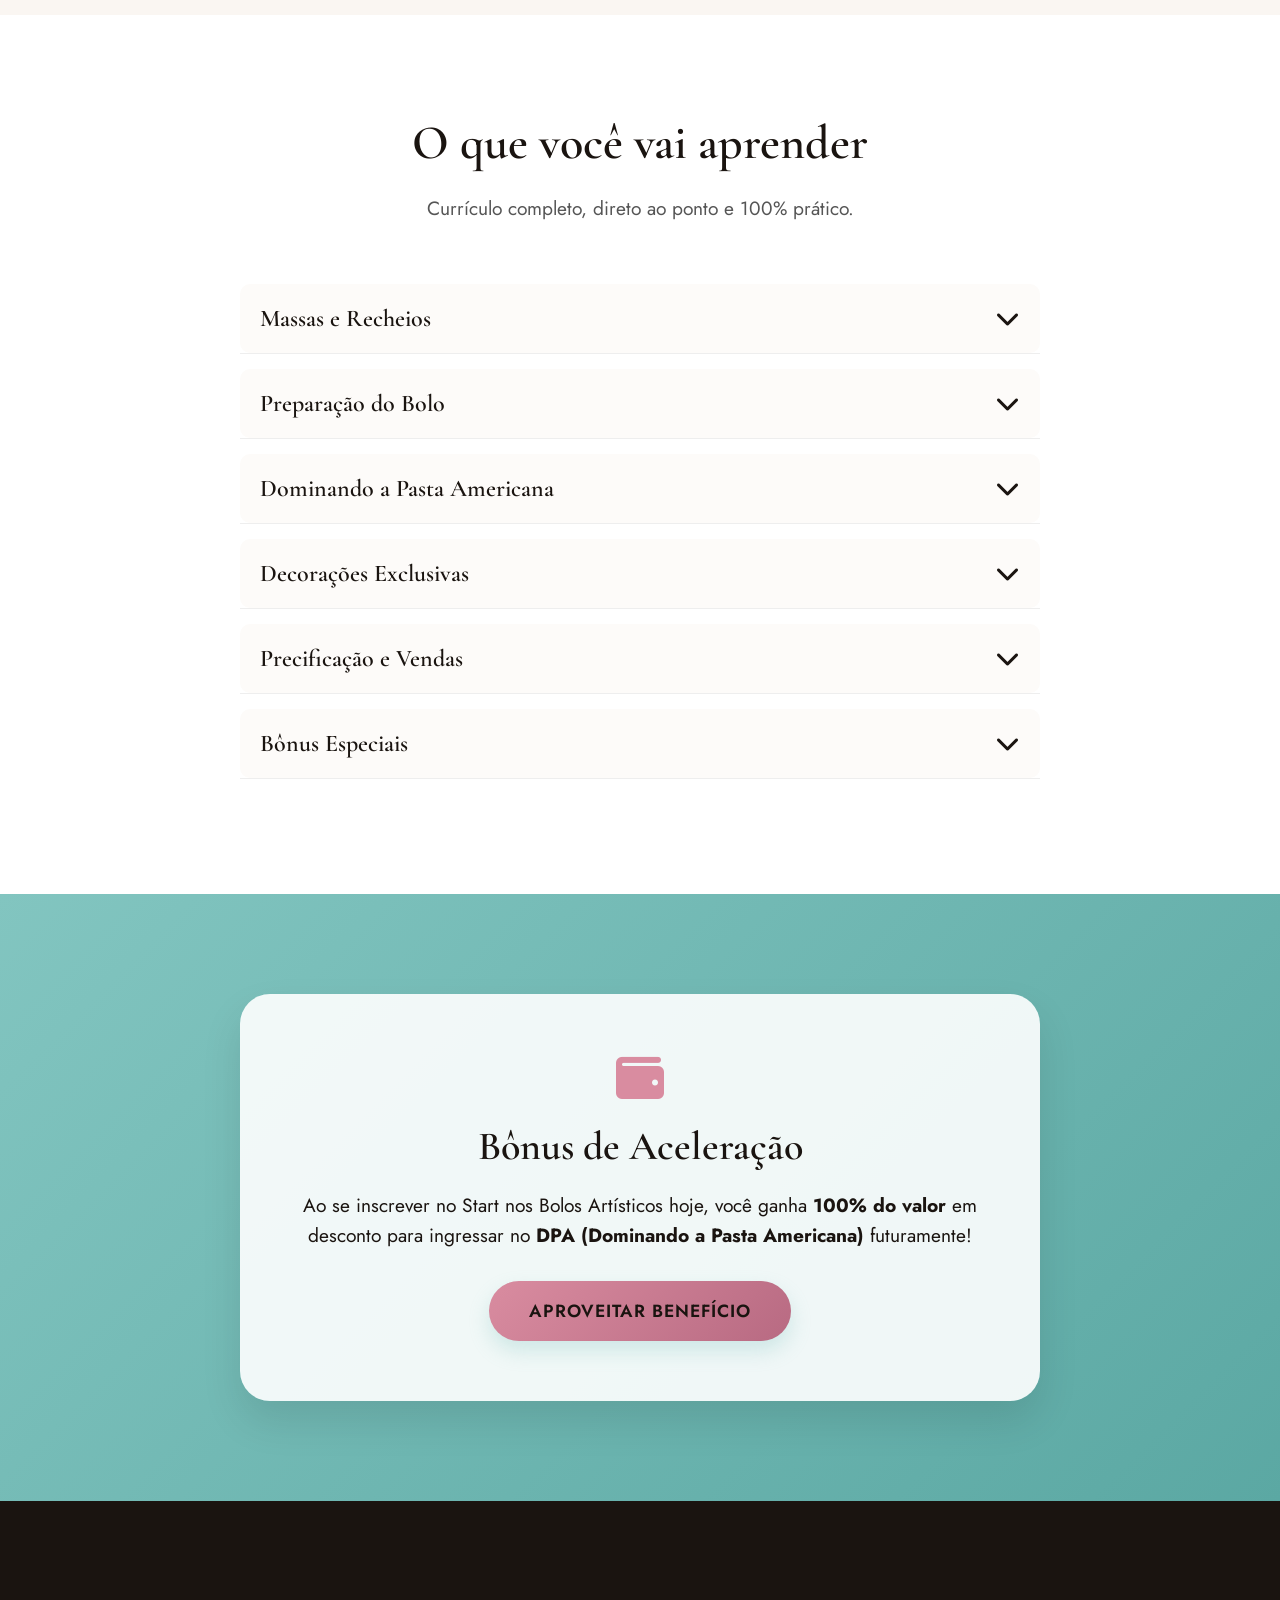
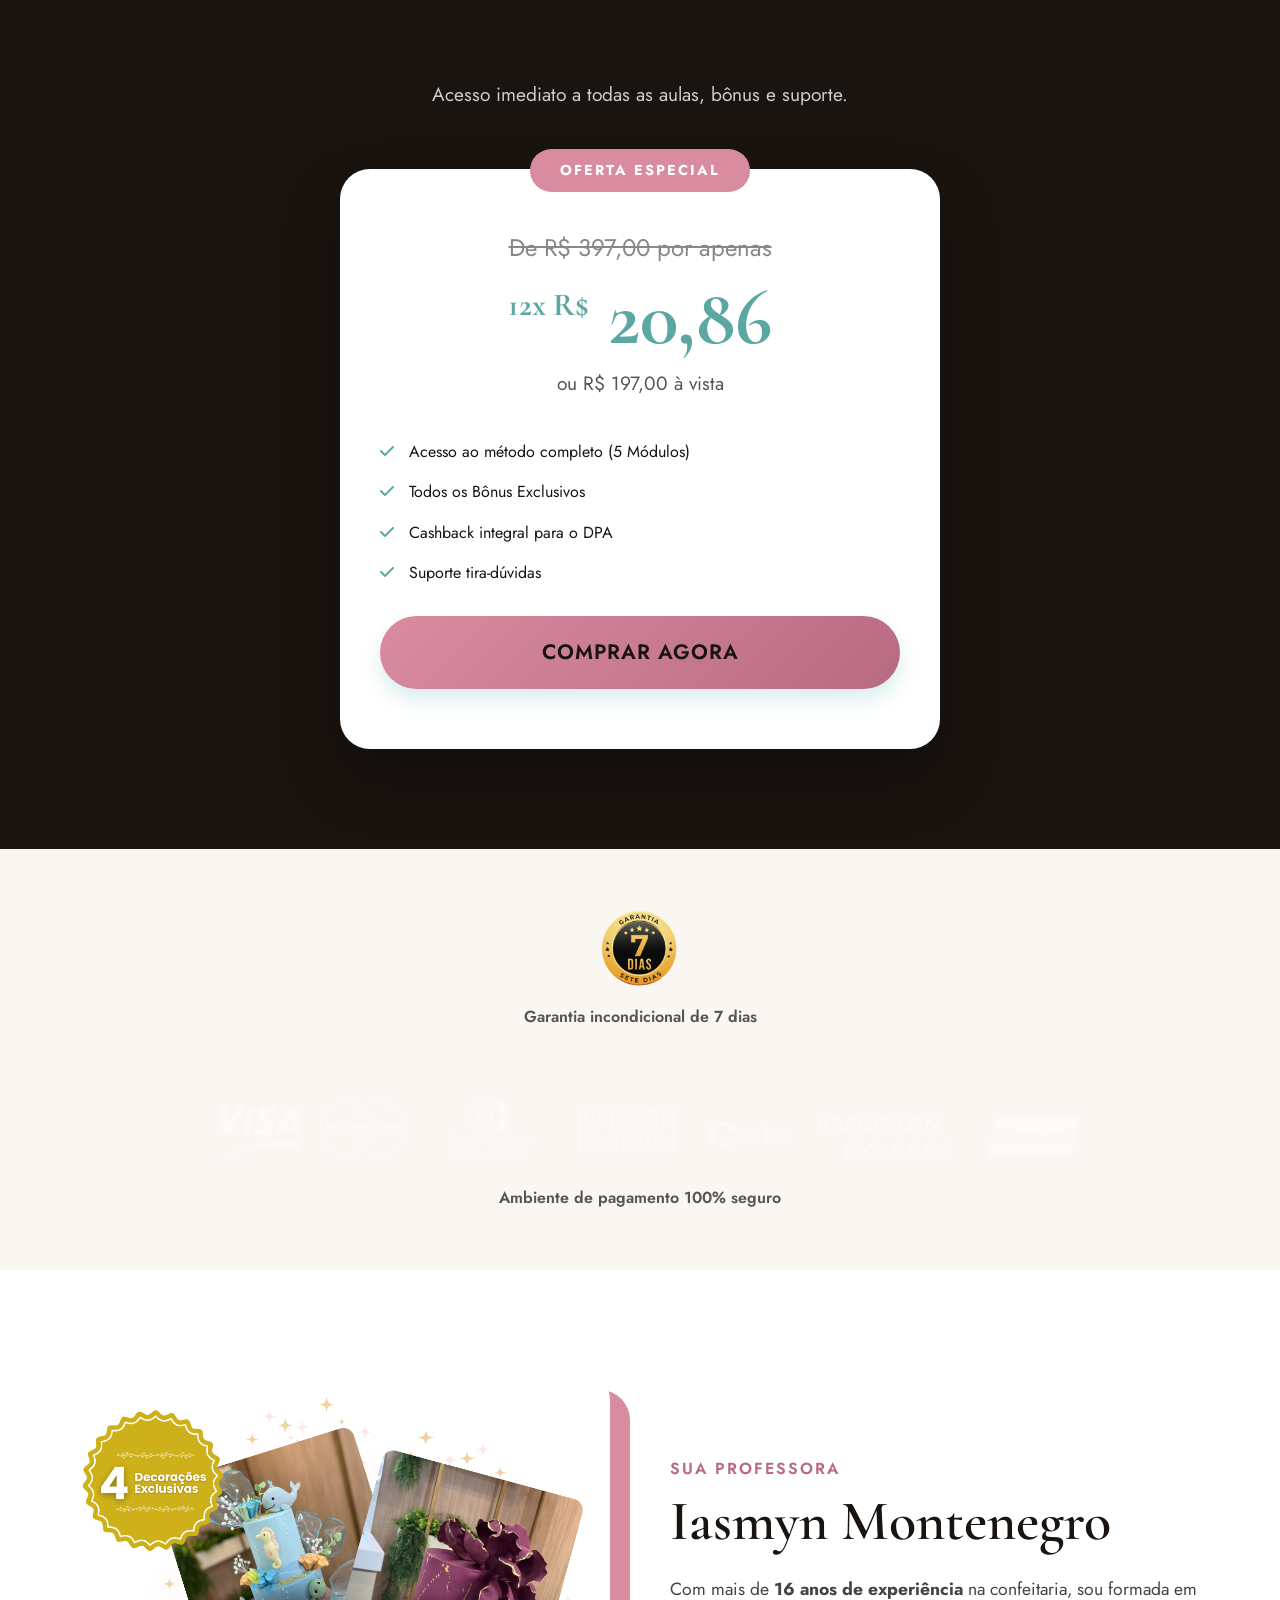
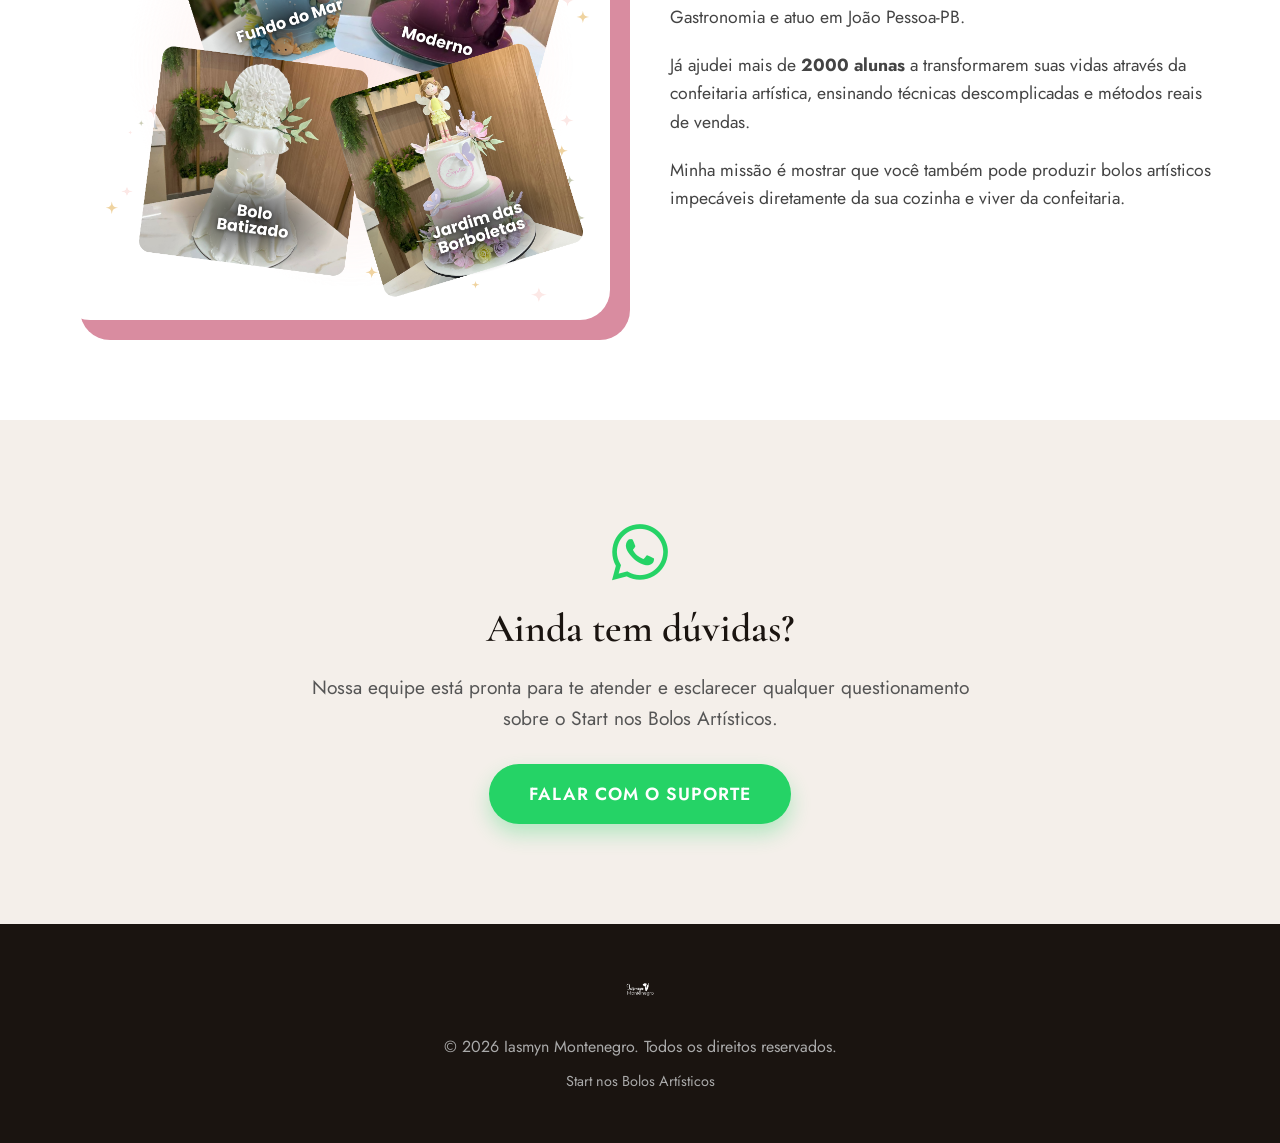
<file: cursos/sba.html>
﻿<!DOCTYPE html>
<html lang="pt-BR">
<head>
    <meta charset="UTF-8">
    <meta name="viewport" content="width=device-width, initial-scale=1.0">
    <title>Start nos Bolos Artísticos | Iasmyn Montenegro</title>
    
    <!-- Google Fonts -->
    <link rel="preconnect" href="https://fonts.googleapis.com">
    <link rel="preconnect" href="https://fonts.gstatic.com" crossorigin>
    <link href="https://fonts.googleapis.com/css2?family=Cormorant+Garamond:ital,wght@0,400;0,500;0,600;0,700;1,400;1,600&family=Jost:wght@300;400;500;600;700&display=swap" rel="stylesheet">
    
    <!-- FontAwesome for icons -->
    <link rel="stylesheet" href="https://cdnjs.cloudflare.com/ajax/libs/font-awesome/6.4.0/css/all.min.css">
    
    <link rel="stylesheet" href="../style.css">
    
    <style>
        :root {
            --mint: #82C5C0;
            --mint-dark: #5BA8A3;
            --rose: #D98CA0;
            --rose-dark: #B86A82;
            --cream: #FAF6F2;
            --dark: #1A1410;
            --bg-dark: #1f1d1c;
            --font-heading: 'Cormorant Garamond', serif;
            --font-body: 'Jost', sans-serif;
            --transition: all 0.3s ease;
        }

        /* Reset & Base Styles */
        * {
            margin: 0;
            padding: 0;
            box-sizing: border-box;
        }
        
        body {
            font-family: var(--font-body);
            background-color: var(--cream);
            color: var(--dark);
            line-height: 1.6;
            overflow-x: hidden;
        }

        h1, h2, h3, h4, h5, h6 {
            font-family: var(--font-heading);
            font-weight: 600;
            line-height: 1.2;
        }

        a {
            text-decoration: none;
            color: inherit;
        }

        img {
            max-width: 100%;
            height: auto;
            display: block;
        }

        /* Reusable Components */
        .container {
            width: 100%;
            max-width: 1200px;
            margin: 0 auto;
            padding: 0 20px;
        }

        .btn {
            display: inline-flex;
            align-items: center;
            justify-content: center;
            padding: 16px 40px;
            border-radius: 50px;
            font-family: var(--font-body);
            font-weight: 600;
            font-size: 1.1rem;
            text-transform: uppercase;
            letter-spacing: 1px;
            transition: var(--transition);
            cursor: pointer;
            border: none;
            text-align: center;
            gap: 10px;
        }

        .btn-primary {
            background-color: var(--mint);
            color: var(--dark);
            box-shadow: 0 10px 20px rgba(130, 197, 192, 0.3);
        }

        .btn-primary:hover {
            background-color: var(--mint-dark);
            transform: translateY(-3px);
            box-shadow: 0 15px 25px rgba(91, 168, 163, 0.4);
            color: white;
        }
        
        .btn-whatsapp {
            background-color: #25D366;
            color: white;
            box-shadow: 0 10px 20px rgba(37, 211, 102, 0.3);
        }

        .btn-whatsapp:hover {
            background-color: #128C7E;
            transform: translateY(-3px);
            box-shadow: 0 15px 25px rgba(37, 211, 102, 0.4);
        }

        section {
            padding: 100px 0;
        }

        .section-title {
            text-align: center;
            font-size: 3rem;
            margin-bottom: 20px;
            color: var(--dark);
        }
        
        .section-subtitle {
            text-align: center;
            font-size: 1.2rem;
            margin-bottom: 60px;
            color: #555;
            max-width: 800px;
            margin-left: auto;
            margin-right: auto;
        }

        .text-rose { color: var(--rose-dark); }
        .text-mint { color: var(--mint-dark); }

        /* 1. Header */
        header {
            background-color: var(--dark);
            padding: 20px 0;
            position: fixed;
            width: 100%;
            top: 0;
            z-index: 1000;
            transition: var(--transition);
        }
        
        .header-content {
            display: flex;
            justify-content: space-between;
            align-items: center;
        }
        
        .logo img {
            height: 50px;
            filter: brightness(0) invert(1);
        }
        
        .nav-links {
            display: flex;
            gap: 30px;
            align-items: center;
        }
        
        .nav-links a {
            color: var(--cream);
            font-weight: 500;
            transition: var(--transition);
        }
        
        .nav-links a:hover {
            color: var(--mint);
        }
        
        .header-btn {
            padding: 10px 24px;
            font-size: 0.9rem;
        }

        /* 2. Hero Section */
        .hero {
            background-color: var(--bg-dark, #1f1d1c);
            color: var(--cream);
            padding: 180px 0 120px;
            position: relative;
            overflow: hidden;
            z-index: 1;
        }
        
        .hero::before {
            content: '';
            position: absolute;
            top: 0; left: 0; right: 0; bottom: 0;
            background-image: url('../images/13.png');
            background-size: cover;
            background-position: center;
            opacity: 0.4;
            z-index: -1;
        }
        
        .hero-content {
            display: grid;
            grid-template-columns: 1fr 1fr;
            gap: 60px;
            align-items: center;
        }
        
        .course-name-label {
            display: inline-block;
            background-color: rgba(255, 255, 255, 0.1);
            border: 1px solid rgba(255, 255, 255, 0.2);
            color: var(--mint);
            padding: 8px 16px;
            border-radius: 50px;
            font-size: 0.9rem;
            text-transform: uppercase;
            letter-spacing: 2px;
            margin-bottom: 20px;
            font-weight: 600;
        }
        
        .hero-text h1 {
            font-size: 4rem;
            margin-bottom: 20px;
            line-height: 1.1;
        }
        
        .hero-text p {
            font-size: 1.25rem;
            margin-bottom: 40px;
            color: #ddd;
            font-weight: 300;
        }
        
        .hero-image {
            position: relative;
        }
        
        .hero-image img {
            border-radius: 20px;
            box-shadow: 0 30px 60px rgba(0,0,0,0.5);
            position: relative;
            z-index: 2;
        }
        
        .hero-image::before {
            content: '';
            position: absolute;
            top: -20px;
            right: -20px;
            bottom: -20px;
            left: 20px;
            background-color: var(--mint);
            border-radius: 20px;
            z-index: 1;
            opacity: 0.3;
        }

        /* 3. Pain Points */
        .pain-points {
            background-color: var(--cream);
        }
        
        .pain-grid {
            display: grid;
            grid-template-columns: repeat(3, 1fr);
            gap: 40px;
            margin-top: 60px;
        }
        
        .pain-card {
            background: white;
            padding: 40px;
            border-radius: 20px;
            box-shadow: 0 15px 30px rgba(0,0,0,0.05);
            text-align: center;
            transition: var(--transition);
            border-bottom: 5px solid var(--rose);
        }
        
        .pain-card:hover {
            transform: translateY(-10px);
            box-shadow: 0 20px 40px rgba(0,0,0,0.1);
        }
        
        .pain-icon {
            font-size: 3rem;
            color: var(--rose-dark);
            margin-bottom: 20px;
        }
        
        .pain-card h3 {
            font-size: 1.8rem;
            margin-bottom: 15px;
            color: var(--dark);
        }

        /* 4. Gallery */
        .gallery {
            background-color: #f4efea;
        }
        
        .gallery-grid {
            display: grid;
            grid-template-columns: repeat(3, 1fr);
            gap: 20px;
        }
        
        .gallery-item {
            border-radius: 15px;
            overflow: hidden;
            box-shadow: 0 10px 20px rgba(0,0,0,0.08);
            aspect-ratio: 4/5;
            position: relative;
        }
        
        .gallery-item img {
            width: 100%;
            height: 100%;
            object-fit: cover;
            transition: var(--transition);
        }
        
        .gallery-item:hover img {
            transform: scale(1.05);
        }

        /* 5. Pillars / Modules */
        .pillars {
            background-color: var(--dark);
            color: var(--cream);
        }
        
        .pillars .section-title {
            color: var(--cream);
        }
        
        .pillars .section-subtitle {
            color: #aaa;
        }
        
        .pillars-grid {
            display: grid;
            grid-template-columns: repeat(2, 1fr);
            gap: 40px;
        }
        
        .pillar-card {
            background: rgba(255,255,255,0.05);
            padding: 40px;
            border-radius: 20px;
            border: 1px solid rgba(255,255,255,0.1);
            display: flex;
            gap: 25px;
        }
        
        .pillar-number {
            font-family: var(--font-heading);
            font-size: 4rem;
            line-height: 1;
            color: var(--mint);
            font-style: italic;
            opacity: 0.8;
        }
        
        .pillar-content h3 {
            font-size: 1.8rem;
            margin-bottom: 15px;
            color: var(--cream);
        }
        
        .pillar-content p {
            color: #ccc;
        }

        /* 6. For Whom */
        .for-whom {
            background-color: var(--cream);
        }
        
        .whom-grid {
            display: grid;
            grid-template-columns: repeat(4, 1fr);
            gap: 30px;
        }
        
        .whom-card {
            text-align: center;
        }
        
        .whom-img {
            width: 150px;
            height: 150px;
            border-radius: 50%;
            margin: 0 auto 20px;
            overflow: hidden;
            border: 5px solid white;
            box-shadow: 0 10px 20px rgba(0,0,0,0.1);
        }
        
        .whom-img img {
            width: 100%;
            height: 100%;
            object-fit: cover;
        }
        
        .whom-card h4 {
            font-size: 1.4rem;
            color: var(--dark);
        }

        /* 7. Curriculum */
        .curriculum {
            background-color: #fff;
        }
        
        .accordion {
            max-width: 800px;
            margin: 0 auto;
        }
        
        .accordion-item {
            border-bottom: 1px solid #eee;
            margin-bottom: 15px;
        }
        
        .accordion-header {
            width: 100%;
            text-align: left;
            padding: 20px;
            background: #fdfbf9;
            border: none;
            font-family: var(--font-heading);
            font-size: 1.5rem;
            font-weight: 600;
            color: var(--dark);
            cursor: pointer;
            display: flex;
            justify-content: space-between;
            align-items: center;
            border-radius: 10px;
            transition: var(--transition);
        }
        
        .accordion-header:hover {
            background: #f4efea;
        }
        
        .accordion-header.active {
            background: var(--mint);
            color: var(--dark);
        }
        
        .accordion-header i {
            transition: var(--transition);
        }
        
        .accordion-header.active i {
            transform: rotate(180deg);
        }
        
        .accordion-content {
            max-height: 0;
            overflow: hidden;
            transition: max-height 0.3s ease-out;
            background: white;
        }
        
        .accordion-content ul {
            padding: 20px 20px 20px 40px;
            list-style: none;
        }
        
        .accordion-content li {
            margin-bottom: 10px;
            position: relative;
        }
        
        .accordion-content li::before {
            content: '✓';
            position: absolute;
            left: -25px;
            color: var(--rose-dark);
            font-weight: bold;
        }

        /* 8. Cashback */
        .cashback {
            background: linear-gradient(135deg, var(--mint), var(--mint-dark));
            color: var(--dark);
            text-align: center;
        }
        
        .cashback-content {
            max-width: 800px;
            margin: 0 auto;
            background: rgba(255,255,255,0.9);
            padding: 60px;
            border-radius: 30px;
            box-shadow: 0 20px 40px rgba(0,0,0,0.1);
        }
        
        .cashback-content h2 {
            font-size: 2.5rem;
            margin-bottom: 20px;
        }
        
        .cashback-content p {
            font-size: 1.2rem;
            margin-bottom: 30px;
        }

        /* 9. Pricing */
        .pricing {
            background-color: var(--dark);
            color: var(--cream);
            text-align: center;
        }
        
        .pricing-box {
            background: white;
            color: var(--dark);
            max-width: 600px;
            margin: 0 auto;
            padding: 60px 40px;
            border-radius: 30px;
            box-shadow: 0 30px 60px rgba(0,0,0,0.3);
            position: relative;
        }
        
        .pricing-box::before {
            content: 'OFERTA ESPECIAL';
            position: absolute;
            top: -20px;
            left: 50%;
            transform: translateX(-50%);
            background: var(--rose);
            color: white;
            padding: 10px 30px;
            border-radius: 50px;
            font-weight: bold;
            letter-spacing: 2px;
            font-size: 0.9rem;
        }
        
        .price-old {
            font-size: 1.5rem;
            color: #888;
            text-decoration: line-through;
            margin-bottom: 10px;
        }
        
        .price-new {
            font-family: var(--font-heading);
            font-size: 5rem;
            font-weight: 700;
            color: var(--mint-dark);
            line-height: 1;
            margin-bottom: 10px;
        }
        
        .price-new span {
            font-size: 2rem;
            vertical-align: super;
        }
        
        .price-sub {
            font-size: 1.2rem;
            color: #555;
            margin-bottom: 40px;
        }
        
        .pricing .btn {
            width: 100%;
            font-size: 1.3rem;
            padding: 20px;
        }

        /* 10. Guarantee & Payment */
        .guarantee-payment {
            background-color: var(--cream);
            padding: 60px 0;
        }
        
        .gp-container {
            display: flex;
            justify-content: center;
            align-items: center;
            gap: 60px;
            flex-wrap: wrap;
        }
        
        .gp-item {
            text-align: center;
        }
        
        .gp-item img {
            height: 80px;
            margin: 0 auto 15px;
            object-fit: contain;
        }
        
        .gp-item p {
            font-weight: 600;
            color: #555;
        }

        /* 11. Instructor */
        .instructor {
            background-color: #fff;
        }
        
        .instructor-content {
            display: flex;
            align-items: center;
            gap: 60px;
        }
        
        .instructor-img {
            flex: 1;
        }
        
        .instructor-img img {
            border-radius: 30px;
            box-shadow: 20px 20px 0 var(--rose);
        }
        
        .instructor-text {
            flex: 1;
        }
        
        .instructor-text h2 {
            font-size: 3.5rem;
            margin-bottom: 20px;
            color: var(--dark);
        }
        
        .instructor-text p {
            font-size: 1.1rem;
            margin-bottom: 20px;
            color: #444;
        }

        /* 12. Support */
        .support {
            background-color: #f4efea;
            text-align: center;
        }
        
        .support-box {
            max-width: 700px;
            margin: 0 auto;
        }
        
        .support-box i {
            font-size: 4rem;
            color: #25D366;
            margin-bottom: 20px;
        }
        
        .support-box h2 {
            font-size: 2.5rem;
            margin-bottom: 20px;
        }

        /* 13. Footer */
        footer {
            background-color: var(--dark);
            color: #aaa;
            padding: 40px 0;
            text-align: center;
        }
        
        footer p {
            margin-bottom: 10px;
        }

        /* 14. Floating WA */
        .floating-wa {
            position: fixed;
            bottom: 30px;
            right: 30px;
            background-color: #25D366;
            color: white;
            width: 60px;
            height: 60px;
            border-radius: 50%;
            display: flex;
            align-items: center;
            justify-content: center;
            font-size: 35px;
            box-shadow: 0 10px 20px rgba(37,211,102,0.3);
            z-index: 1000;
            transition: var(--transition);
        }
        
        .floating-wa:hover {
            transform: scale(1.1);
            background-color: #128C7E;
        }

        /* Responsive */
        @media (max-width: 992px) {
            .hero-content, .instructor-content {
                grid-template-columns: 1fr;
                text-align: center;
            }
            .pillars-grid {
                grid-template-columns: 1fr;
            }
            .whom-grid {
                grid-template-columns: repeat(2, 1fr);
            }
            .hero-text h1 {
                font-size: 3rem;
            }
        }
        
        @media (max-width: 768px) {
            .pain-grid, .gallery-grid {
                grid-template-columns: 1fr;
            }
            .whom-grid {
                grid-template-columns: 1fr;
            }
            .header-content {
                flex-direction: column;
                gap: 15px;
            }
            .nav-links {
                flex-direction: column;
                gap: 10px;
            }
        }
    </style>
</head>
<body>

    <!-- 1. Header -->
    <header>
        <div class="container header-content">
            <a href="../index.html" class="logo">
                <img src="../png logo/PNG/1.png" alt="Iasmyn Montenegro">
            </a>
            <nav class="nav-links">
                <a href="../index.html">Início</a>
                <a href="#curso">O Curso</a>
                <a href="#modulos">Módulos</a>
                <a href="#garantia">Garantia</a>
                <a href="https://api.whatsapp.com/send/?phone=5583998709828&text=Oiii%2C+gostaria+de+tirar+um+d%C3%BAvida+sobre+o+curso...." target="_blank" class="btn btn-whatsapp header-btn">
                    <i class="fab fa-whatsapp"></i> Tirar Dúvidas
                </a>
            </nav>
        </div>
    </header>

    <!-- 2. Hero Section -->
    <section class="hero" id="inicio">
        <div class="container hero-content">
            <div class="hero-text">
                <img src="../images/Logo-SBA-2.png" alt="Start nos Bolos Artísticos" style="max-width: 300px; margin-bottom: 30px;">
                <div class="course-name-label">Start nos Bolos Artísticos</div>
                <h1>Produza seus primeiros bolos artísticos e feche encomendas diretamente da sua cozinha!</h1>
                <p>Aprenda o método simples e prático de fazer e vender bolos artísticos profissionais, mesmo que você nunca tenha trabalhado com pasta americana antes.</p>
                <a href="https://pay.hotmart.com/G97807606N?off=cl2rhfqv&checkoutMode=10" class="btn btn-primary">
                    Garantir Minha Vaga <i class="fas fa-arrow-right"></i>
                </a>
            </div>
            <div class="hero-image">
                <img src="../images/IM-Capas-1080px-3.png" alt="Start nos Bolos Artísticos">
            </div>
        </div>
    </section>

    <!-- 3. Pain Points -->
    <section class="pain-points" id="curso">
        <div class="container">
            <h2 class="section-title">Isso parece familiar para você?</h2>
            <p class="section-subtitle">Muitas confeiteiras iniciantes esbarram nesses mesmos obstáculos. Mas não precisa ser assim.</p>
            
            <div class="pain-grid">
                <div class="pain-card">
                    <i class="fas fa-droplet pain-icon"></i>
                    <h3>Pasta Americana Úmida</h3>
                    <p>Sua pasta americana transpira, fica pegajosa ou derrete, estragando todo o acabamento do bolo e gerando frustração.</p>
                </div>
                <div class="pain-card">
                    <i class="fas fa-cube pain-icon"></i>
                    <h3>Quinas Imperfeitas</h3>
                    <p>Dificuldade em conseguir aquelas quinas perfeitas, deixando o bolo com aspecto amador e torto.</p>
                </div>
                <div class="pain-card">
                    <i class="fas fa-paint-brush pain-icon"></i>
                    <h3>Decorações Limitadas</h3>
                    <p>Falta de técnica para criar modelagens, texturas e flores, perdendo clientes que buscam designs exclusivos.</p>
                </div>
            </div>
        </div>
    </section>

    <!-- 4. Gallery -->
    <section class="gallery">
        <div class="container">
            <h2 class="section-title">O que você será capaz de <span class="text-mint">produzir</span></h2>
            <p class="section-subtitle">Resultados reais aplicando o método Start nos Bolos Artísticos.</p>
            
            <div class="gallery-grid">
                <div class="gallery-item"><img src="../images/13.png" alt="Bolo 1"></div>
                <div class="gallery-item"><img src="../images/14.png" alt="Bolo 2"></div>
                <div class="gallery-item"><img src="../images/22.png" alt="Bolo 3"></div>
                <div class="gallery-item"><img src="../images/15.png" alt="Bolo 4"></div>
                <div class="gallery-item"><img src="../images/18.png" alt="Bolo 5"></div>
                <div class="gallery-item"><img src="../images/16.png" alt="Bolo 6"></div>
            </div>
            
            <div style="text-align: center; margin-top: 50px;">
                <a href="https://pay.hotmart.com/G97807606N?off=cl2rhfqv&checkoutMode=10" class="btn btn-primary">
                    Quero Fazer Bolos Assim
                </a>
            </div>
        </div>
    </section>

    <!-- 5. Pillars -->
    <section class="pillars">
        <div class="container">
            <h2 class="section-title">Os 4 Pilares do Método</h2>
            <p class="section-subtitle">Um passo a passo estruturado para o seu sucesso na confeitaria artística.</p>
            
            <div class="pillars-grid">
                <div class="pillar-card">
                    <div class="pillar-number">01</div>
                    <div class="pillar-content">
                        <h3>Massas e Recheios Ideais</h3>
                        <p>Aprenda a preparação correta, com o ponto perfeito e estrutura necessária para suportar a pasta americana sem ceder.</p>
                    </div>
                </div>
                <div class="pillar-card">
                    <div class="pillar-number">02</div>
                    <div class="pillar-content">
                        <h3>Preparação e Estruturação</h3>
                        <p>Domine a montagem, prensagem adequada e blindagem perfeita para garantir que seu bolo fique reto e seguro.</p>
                    </div>
                </div>
                <div class="pillar-card">
                    <div class="pillar-number">03</div>
                    <div class="pillar-content">
                        <h3>Domínio da Pasta Americana</h3>
                        <p>Técnicas exclusivas para preparar, tingir e aplicar a pasta sem rachaduras ou umidade, com acabamento impecável.</p>
                    </div>
                </div>
                <div class="pillar-card">
                    <div class="pillar-number">04</div>
                    <div class="pillar-content">
                        <h3>Técnicas de Decoração</h3>
                        <p>Crie modelagens encantadoras, flores de açúcar e texturas que valorizam o seu trabalho e aumentam seu lucro.</p>
                    </div>
                </div>
            </div>
        </div>
    </section>

    <!-- 6. For Whom -->
    <section class="for-whom">
        <div class="container">
            <h2 class="section-title">Para quem é o <span class="text-rose">SBA</span>?</h2>
            
            <div class="whom-grid" style="margin-top: 50px;">
                <div class="whom-card">
                    <div class="whom-img"><img src="../images/Logo-SBA-3.png" alt="Iniciantes"></div>
                    <h4>Iniciantes Absolutas</h4>
                    <p>Nunca fez um bolo na vida mas sonha em entrar para a confeitaria artística.</p>
                </div>
                <div class="whom-card">
                    <div class="whom-img"><img src="../images/Logo-SBA-4.png" alt="Confeiteiras"></div>
                    <h4>Confeiteiras</h4>
                    <p>Já trabalham com chantilly ou buttercream e querem expandir o cardápio.</p>
                </div>
                <div class="whom-card">
                    <div class="whom-img"><img src="../images/Logo-SBA-5.png" alt="Frustradas"></div>
                    <h4>Insatisfeitas</h4>
                    <p>Já tentaram fazer bolos de pasta americana, mas não tiveram bons resultados.</p>
                </div>
                <div class="whom-card">
                    <div class="whom-img"><img src="../images/IM-Capas-1080px.png" alt="Empreendedoras"></div>
                    <h4>Empreendedoras</h4>
                    <p>Desejam lotar a agenda e fechar encomendas altamente lucrativas em casa.</p>
                </div>
            </div>
        </div>
    </section>

    <!-- 7. Curriculum -->
    <section class="curriculum" id="modulos">
        <div class="container">
            <h2 class="section-title">O que você vai aprender</h2>
            <p class="section-subtitle">Currículo completo, direto ao ponto e 100% prático.</p>
            
            <div class="accordion">
                <!-- Module 1 -->
                <div class="accordion-item">
                    <button class="accordion-header">
                        Massas e Recheios
                        <i class="fas fa-chevron-down"></i>
                    </button>
                    <div class="accordion-content">
                        <ul>
                            <li>Massa de Baunilha</li>
                            <li>Massa de Chocolate</li>
                            <li>Armazenamento de massas</li>
                            <li>Ponto perfeito das massas</li>
                            <li>Recheio de Ninho</li>
                            <li>Recheio de Chocolate Gourmet</li>
                            <li>Armazenamento de recheios</li>
                            <li>Calda</li>
                        </ul>
                    </div>
                </div>
                
                <!-- Module 2 -->
                <div class="accordion-item">
                    <button class="accordion-header">
                        Preparação do Bolo
                        <i class="fas fa-chevron-down"></i>
                    </button>
                    <div class="accordion-content">
                        <ul>
                            <li>Montagem bolo redondo</li>
                            <li>Preparação do ganache</li>
                            <li>Ganacheamento à mão livre</li>
                            <li>Armazenamento e congelamento</li>
                        </ul>
                    </div>
                </div>
                
                <!-- Module 3 -->
                <div class="accordion-item">
                    <button class="accordion-header">
                        Dominando a Pasta Americana
                        <i class="fas fa-chevron-down"></i>
                    </button>
                    <div class="accordion-content">
                        <ul>
                            <li>Conhecendo a pasta americana</li>
                            <li>Colorindo a pasta americana</li>
                            <li>Cobertura [Método Direto]</li>
                            <li>Cobertura [Método Envelopado]</li>
                            <li>Resolvendo eventuais problemas</li>
                            <li>Bolo fake</li>
                        </ul>
                    </div>
                </div>
                
                <!-- Module 4 -->
                <div class="accordion-item">
                    <button class="accordion-header">
                        Decorações Exclusivas
                        <i class="fas fa-chevron-down"></i>
                    </button>
                    <div class="accordion-content">
                        <ul>
                            <li>Bolo com Laço para Batizado</li>
                            <li>Bolo Jardim das Borboletas</li>
                            <li>Bolo Moderno</li>
                            <li>Bolo Fundo do Mar</li>
                        </ul>
                    </div>
                </div>
                
                <!-- Module 5 -->
                <div class="accordion-item">
                    <button class="accordion-header">
                        Precificação e Vendas
                        <i class="fas fa-chevron-down"></i>
                    </button>
                    <div class="accordion-content">
                        <ul>
                            <li>Método I.M. de precificação</li>
                            <li>Como começar a divulgar</li>
                            <li>Fechando as primeiras encomendas</li>
                            <li>Fidelizando clientes</li>
                            <li>Planejando e organizando a produção</li>
                        </ul>
                    </div>
                </div>
                
                <!-- Bônus -->
                <div class="accordion-item">
                    <button class="accordion-header">
                        Bônus Especiais
                        <i class="fas fa-chevron-down"></i>
                    </button>
                    <div class="accordion-content">
                        <ul>
                            <li>Apostila SBA</li>
                            <li>Checklist de utensílios</li>
                            <li>Marcas recomendadas</li>
                            <li>Planilha de precificação</li>
                            <li>Plano Start</li>
                        </ul>
                    </div>
                </div>
            </div>
        </div>
    </section>

    <!-- 8. Cashback -->
    <section class="cashback">
        <div class="container">
            <div class="cashback-content">
                <i class="fas fa-wallet" style="font-size: 3rem; color: var(--rose); margin-bottom: 20px;"></i>
                <h2>Bônus de Aceleração</h2>
                <p>Ao se inscrever no Start nos Bolos Artísticos hoje, você ganha <strong>100% do valor</strong> em desconto para ingressar no <strong>DPA (Dominando a Pasta Americana)</strong> futuramente!</p>
                <a href="https://pay.hotmart.com/G97807606N?off=cl2rhfqv&checkoutMode=10" class="btn btn-primary">Aproveitar Benefício</a>
            </div>
        </div>
    </section>

    <!-- 9. Pricing -->
    <section class="pricing" id="oferta">
        <div class="container">
            <h2 class="section-title">Sua jornada começa aqui</h2>
            <p class="section-subtitle" style="color: #ccc;">Acesso imediato a todas as aulas, bônus e suporte.</p>
            
            <div class="pricing-box">
                <p class="price-old">De R$ 397,00 por apenas</p>
                <div class="price-new"><span>12x R$</span> 20,86</div>
                <p class="price-sub">ou R$ 197,00 à vista</p>
                
                <ul style="list-style: none; text-align: left; margin: 30px 0; padding: 0;">
                    <li style="margin-bottom: 15px;"><i class="fas fa-check text-mint" style="margin-right: 10px;"></i> Acesso ao método completo (5 Módulos)</li>
                    <li style="margin-bottom: 15px;"><i class="fas fa-check text-mint" style="margin-right: 10px;"></i> Todos os Bônus Exclusivos</li>
                    <li style="margin-bottom: 15px;"><i class="fas fa-check text-mint" style="margin-right: 10px;"></i> Cashback integral para o DPA</li>
                    <li style="margin-bottom: 15px;"><i class="fas fa-check text-mint" style="margin-right: 10px;"></i> Suporte tira-dúvidas</li>
                </ul>
                
                <a href="https://pay.hotmart.com/G97807606N?off=cl2rhfqv&checkoutMode=10" class="btn btn-primary">
                    Comprar Agora
                </a>
            </div>
        </div>
    </section>

    <!-- 10. Guarantee & Payment -->
    <section class="guarantee-payment" id="garantia">
        <div class="container">
            <div class="gp-container">
                <div class="gp-item">
                    <img src="../images/Garantia-de-7-dias.png" alt="Garantia de 7 Dias">
                    <p>Garantia incondicional de 7 dias</p>
                </div>
                <div class="gp-item">
                    <img src="../images/metodos-pagamento.png.png" alt="Métodos de Pagamento">
                    <p>Ambiente de pagamento 100% seguro</p>
                </div>
            </div>
        </div>
    </section>

    <!-- 11. Instructor -->
    <section class="instructor">
        <div class="container instructor-content">
            <div class="instructor-img">
                <img src="../images/IM-Capas-1080px-2.png" alt="Iasmyn Montenegro">
            </div>
            <div class="instructor-text">
                <h3 class="text-rose" style="font-family: var(--font-body); text-transform: uppercase; letter-spacing: 2px; font-size: 1rem; margin-bottom: 10px;">Sua Professora</h3>
                <h2>Iasmyn Montenegro</h2>
                <p>Com mais de <strong>16 anos de experiência</strong> na confeitaria, sou formada em Gastronomia e atuo em João Pessoa-PB.</p>
                <p>Já ajudei mais de <strong>2000 alunas</strong> a transformarem suas vidas através da confeitaria artística, ensinando técnicas descomplicadas e métodos reais de vendas.</p>
                <p>Minha missão é mostrar que você também pode produzir bolos artísticos impecáveis diretamente da sua cozinha e viver da confeitaria.</p>
            </div>
        </div>
    </section>

    <!-- 12. Support CTA -->
    <section class="support">
        <div class="container">
            <div class="support-box">
                <i class="fab fa-whatsapp"></i>
                <h2>Ainda tem dúvidas?</h2>
                <p style="font-size: 1.2rem; margin-bottom: 30px; color: #555;">Nossa equipe está pronta para te atender e esclarecer qualquer questionamento sobre o Start nos Bolos Artísticos.</p>
                <a href="https://api.whatsapp.com/send/?phone=5583998709828&text=Oiii%2C+gostaria+de+tirar+um+d%C3%BAvida+sobre+o+curso...." target="_blank" class="btn btn-whatsapp">
                    Falar com o Suporte
                </a>
            </div>
        </div>
    </section>

    <!-- 13. Footer -->
    <footer>
        <div class="container">
            <img src="../png logo/PNG/1.png" alt="Iasmyn Montenegro" style="height: 50px; filter: brightness(0) invert(1); margin: 0 auto 20px;">
            <p>&copy; 2026 Iasmyn Montenegro. Todos os direitos reservados.</p>
            <p style="font-size: 0.9rem;">Start nos Bolos Artísticos</p>
        </div>
    </footer>

    <!-- 14. Floating WA -->
    <a href="https://api.whatsapp.com/send/?phone=5583998709828&text=Oiii%2C+gostaria+de+tirar+um+d%C3%BAvida+sobre+o+curso...." target="_blank" class="floating-wa">
        <i class="fab fa-whatsapp"></i>
    </a>

    <!-- Scripts -->
    <script src="../script.js"></script>
    <script>
        // Accordion Logic
        document.querySelectorAll('.accordion-header').forEach(button => {
            button.addEventListener('click', () => {
                const accordionContent = button.nextElementSibling;
                
                button.classList.toggle('active');
                
                if (button.classList.contains('active')) {
                    accordionContent.style.maxHeight = accordionContent.scrollHeight + 'px';
                } else {
                    accordionContent.style.maxHeight = 0;
                }
            });
        });

        // Header scroll effect
        window.addEventListener('scroll', () => {
            const header = document.querySelector('header');
            if (window.scrollY > 50) {
                header.style.padding = '10px 0';
                header.style.boxShadow = '0 5px 20px rgba(0,0,0,0.5)';
            } else {
                header.style.padding = '20px 0';
                header.style.boxShadow = 'none';
            }
        });
    </script>
</body>
</html>
</file>
<file: style.css>
/* =========================================
   IASMYN MONTENEGRO — Design System
   Soft Luxury / Artisan Confectionery
   ========================================= */

/* ===== DESIGN TOKENS ===== */
:root {
  /* Brand Colors */
  --mint:         #82C5C0;
  --mint-light:   #B8E0DB;
  --mint-dark:    #5BA8A3;
  --mint-10:      rgba(130, 197, 192, 0.1);
  --mint-20:      rgba(130, 197, 192, 0.2);

  --rose:         #D98CA0;
  --rose-light:   #EDB8C8;
  --rose-dark:    #B86A82;
  --rose-10:      rgba(217, 140, 160, 0.1);
  --rose-20:      rgba(217, 140, 160, 0.2);

  --cream:        #FAF6F2;
  --cream-2:      #F3EDE7;
  --cream-3:      #E8DDD5;
  --cream-4:      #DDD0C7;

  --dark:         #1A1410;
  --dark-2:       #2C2018;
  --dark-3:       #3D2E24;

  --brown:        #5C4B3A;
  --brown-light:  #8A7060;
  --brown-2:      #A08870;

  --white:        #FFFFFF;
  --gold:         #C9A96E;
  --gold-light:   #E8D5A3;

  /* Typography */
  --font-serif: 'Cormorant Garamond', Georgia, serif;
  --font-sans:  'Jost', system-ui, -apple-system, sans-serif;

  /* Shadows */
  --shadow-xs:   0 1px 6px rgba(90, 60, 40, 0.06);
  --shadow-sm:   0 2px 12px rgba(90, 60, 40, 0.09);
  --shadow-md:   0 8px 32px rgba(90, 60, 40, 0.12);
  --shadow-lg:   0 20px 60px rgba(90, 60, 40, 0.16);
  --shadow-xl:   0 40px 80px rgba(90, 60, 40, 0.2);
  --shadow-rose: 0 8px 32px rgba(185, 106, 130, 0.3);
  --shadow-mint: 0 8px 32px rgba(91, 168, 163, 0.3);
  --shadow-gold: 0 8px 32px rgba(201, 169, 110, 0.3);

  /* Radius */
  --r-sm:   6px;
  --r-md:   12px;
  --r-lg:   20px;
  --r-xl:   32px;
  --r-2xl:  48px;
  --r-full: 9999px;

  /* Transitions */
  --t:      0.28s cubic-bezier(0.4, 0, 0.2, 1);
  --t-slow: 0.55s cubic-bezier(0.4, 0, 0.2, 1);

  /* Spacing */
  --section-py: 96px;
  --section-py-sm: 64px;
}

/* ===== RESET ===== */
*, *::before, *::after { box-sizing: border-box; margin: 0; padding: 0; }

html { scroll-behavior: smooth; }

body {
  font-family: var(--font-sans);
  background: var(--cream);
  color: var(--dark);
  line-height: 1.7;
  overflow-x: hidden;
  -webkit-font-smoothing: antialiased;
}

img { max-width: 100%; height: auto; display: block; }
a { text-decoration: none; color: inherit; }
ul { list-style: none; }
button { cursor: pointer; border: none; background: none; }

/* ===== LAYOUT ===== */
.container {
  max-width: 1160px;
  margin: 0 auto;
  padding: 0 24px;
}
.container--narrow { max-width: 780px; }
.container--wide   { max-width: 1320px; }

/* ===== TYPOGRAPHY ===== */
.label {
  display: inline-flex;
  align-items: center;
  gap: 6px;
  font-size: 0.72rem;
  font-weight: 600;
  letter-spacing: 0.22em;
  text-transform: uppercase;
  color: var(--rose-dark);
  margin-bottom: 10px;
}

.h1 { font-family: var(--font-serif); font-size: clamp(2.4rem, 5.5vw, 4rem); font-weight: 300; line-height: 1.1; }
.h2 { font-family: var(--font-serif); font-size: clamp(2rem, 4vw, 3rem); font-weight: 300; line-height: 1.15; }
.h3 { font-family: var(--font-serif); font-size: clamp(1.4rem, 2.5vw, 1.9rem); font-weight: 400; line-height: 1.25; }
.h4 { font-family: var(--font-serif); font-size: 1.25rem; font-weight: 400; }

.h1 em, .h2 em, .h3 em { font-style: italic; color: var(--rose-dark); }
.h1 strong, .h2 strong { font-weight: 600; color: var(--mint-dark); }

.body-lg { font-size: 1.05rem; line-height: 1.8; color: var(--brown); }
.body-md { font-size: 0.95rem; line-height: 1.75; color: var(--brown-light); }
.body-sm { font-size: 0.85rem; color: var(--brown-2); }

/* ===== SECTION HEADERS ===== */
.sec-header { text-align: center; margin-bottom: 56px; }
.sec-header .label { display: block; text-align: center; margin-bottom: 12px; }
.sec-header .h2 { margin-bottom: 14px; }
.sec-header .body-lg { max-width: 580px; margin: 0 auto; }

/* ===== BUTTONS ===== */
.btn {
  display: inline-flex;
  align-items: center;
  justify-content: center;
  gap: 8px;
  padding: 15px 34px;
  border-radius: var(--r-full);
  font-family: var(--font-sans);
  font-size: 0.88rem;
  font-weight: 600;
  letter-spacing: 0.06em;
  text-transform: uppercase;
  transition: var(--t);
  position: relative;
  overflow: hidden;
  white-space: nowrap;
  border: 2px solid transparent;
}
.btn::after {
  content: '';
  position: absolute;
  inset: 0;
  background: rgba(255,255,255,0);
  transition: var(--t);
}
.btn:hover::after { background: rgba(255,255,255,0.12); }
.btn:active { transform: scale(0.98); }

.btn-primary {
  background: linear-gradient(135deg, var(--rose) 0%, var(--rose-dark) 100%);
  color: #fff;
  border-color: transparent;
  box-shadow: var(--shadow-rose);
}
.btn-primary:hover { transform: translateY(-3px); box-shadow: 0 14px 42px rgba(185, 106, 130, 0.45); }

.btn-secondary {
  background: linear-gradient(135deg, var(--mint) 0%, var(--mint-dark) 100%);
  color: #fff;
  border-color: transparent;
  box-shadow: var(--shadow-mint);
}
.btn-secondary:hover { transform: translateY(-3px); box-shadow: 0 14px 42px rgba(91, 168, 163, 0.45); }

.btn-gold {
  background: linear-gradient(135deg, var(--gold) 0%, #9E7940 100%);
  color: #fff;
  border-color: transparent;
  box-shadow: var(--shadow-gold);
}
.btn-gold:hover { transform: translateY(-3px); box-shadow: 0 14px 42px rgba(201, 169, 110, 0.5); }

.btn-outline {
  background: transparent;
  color: var(--brown);
  border-color: var(--cream-3);
}
.btn-outline:hover { background: var(--cream-2); border-color: var(--rose-light); }

.btn-outline-white {
  background: transparent;
  color: rgba(250,246,242,0.9);
  border-color: rgba(250,246,242,0.3);
}
.btn-outline-white:hover { background: rgba(250,246,242,0.1); border-color: rgba(250,246,242,0.6); }

.btn-lg { padding: 18px 44px; font-size: 0.95rem; }
.btn-xl { padding: 22px 56px; font-size: 1rem; }
.btn-full { width: 100%; }
.btn-icon-left svg, .btn-icon-left img { flex-shrink: 0; }

/* ===== NAV / HEADER ===== */
.site-header {
  position: fixed;
  inset: 0 0 auto 0;
  z-index: 1000;
  transition: var(--t);
}
.site-header.solid {
  background: rgba(250,246,242,0.96);
  backdrop-filter: blur(20px);
  -webkit-backdrop-filter: blur(20px);
  box-shadow: 0 1px 0 var(--cream-3), var(--shadow-xs);
}

.nav {
  display: flex;
  align-items: center;
  justify-content: space-between;
  height: 76px;
}

.nav__logo img {
  height: 48px;
  width: auto;
  object-fit: contain;
  transition: var(--t);
}
.nav__logo:hover img { opacity: 0.85; }

.nav__links {
  display: flex;
  align-items: center;
  gap: 32px;
}
.nav__link {
  font-size: 0.84rem;
  font-weight: 500;
  letter-spacing: 0.04em;
  color: var(--brown);
  position: relative;
  transition: color var(--t);
}
.nav__link::after {
  content: '';
  position: absolute;
  left: 0; bottom: -4px;
  width: 0; height: 2px;
  background: var(--rose);
  border-radius: 2px;
  transition: width var(--t);
}
.nav__link:hover { color: var(--dark); }
.nav__link:hover::after { width: 100%; }
.nav__link.active { color: var(--rose-dark); }
.nav__link.active::after { width: 100%; }

.nav__cta {
  padding: 10px 24px;
  border-radius: var(--r-full);
  font-size: 0.82rem;
  font-weight: 600;
  letter-spacing: 0.06em;
  text-transform: uppercase;
  background: linear-gradient(135deg, var(--rose) 0%, var(--rose-dark) 100%);
  color: #fff;
  box-shadow: var(--shadow-rose);
  transition: var(--t);
}
.nav__cta:hover { transform: translateY(-2px); box-shadow: 0 10px 30px rgba(185,106,130,0.4); }

.nav__burger {
  display: none;
  flex-direction: column;
  gap: 5px;
  padding: 4px;
  z-index: 10;
}
.nav__burger span {
  display: block; width: 26px; height: 2px;
  background: var(--brown); border-radius: 2px;
  transition: var(--t);
}
.nav__burger.open span:nth-child(1) { transform: translateY(7px) rotate(45deg); }
.nav__burger.open span:nth-child(2) { opacity: 0; }
.nav__burger.open span:nth-child(3) { transform: translateY(-7px) rotate(-45deg); }

/* ===== MOBILE NAV ===== */
.mobile-nav {
  display: none;
  position: fixed;
  inset: 76px 0 0;
  background: rgba(250,246,242,0.98);
  backdrop-filter: blur(20px);
  z-index: 999;
  flex-direction: column;
  align-items: center;
  justify-content: center;
  gap: 28px;
  padding: 40px 24px;
}
.mobile-nav.open { display: flex; }
.mobile-nav .nav__link { font-size: 1.4rem; font-family: var(--font-serif); }

/* ===== FLOATING WHATSAPP ===== */
.wa-float {
  position: fixed;
  bottom: 24px;
  right: 24px;
  z-index: 998;
  width: 56px;
  height: 56px;
  border-radius: 50%;
  background: linear-gradient(135deg, #25D366, #128C7E);
  display: flex;
  align-items: center;
  justify-content: center;
  color: #fff;
  box-shadow: 0 6px 24px rgba(37,211,102,0.45);
  transition: var(--t);
}
.wa-float:hover {
  transform: scale(1.1) translateY(-2px);
  box-shadow: 0 10px 36px rgba(37,211,102,0.55);
}
.wa-float svg { width: 26px; height: 26px; }

/* ===== REVEAL ANIMATIONS ===== */
[data-fade] {
  opacity: 0;
  transform: translateY(24px);
  transition: opacity 0.65s ease, transform 0.65s ease;
}
[data-fade].visible {
  opacity: 1;
  transform: translateY(0);
}
[data-fade-left] {
  opacity: 0;
  transform: translateX(-30px);
  transition: opacity 0.65s ease, transform 0.65s ease;
}
[data-fade-left].visible { opacity: 1; transform: translateX(0); }
[data-fade-right] {
  opacity: 0;
  transform: translateX(30px);
  transition: opacity 0.65s ease, transform 0.65s ease;
}
[data-fade-right].visible { opacity: 1; transform: translateX(0); }

/* ===== UTILITY ===== */
.text-center { text-align: center; }
.text-rose { color: var(--rose-dark); }
.text-mint { color: var(--mint-dark); }
.text-cream { color: var(--cream); }
.bg-cream { background: var(--cream); }
.bg-cream2 { background: var(--cream-2); }
.bg-white { background: var(--white); }
.bg-dark { background: var(--dark); }
.sr-only { position:absolute; width:1px; height:1px; overflow:hidden; clip:rect(0,0,0,0); }

/* ===== DIVIDER ===== */
.divider {
  display: flex;
  align-items: center;
  gap: 16px;
  my: 48px;
}
.divider::before, .divider::after {
  content: '';
  flex: 1;
  height: 1px;
  background: var(--cream-3);
}

/* ===== BADGE ===== */
.badge {
  display: inline-flex;
  align-items: center;
  gap: 4px;
  padding: 4px 12px;
  border-radius: var(--r-full);
  font-size: 0.72rem;
  font-weight: 600;
  letter-spacing: 0.08em;
  text-transform: uppercase;
}
.badge-rose  { background: var(--rose-10);  color: var(--rose-dark);  border: 1px solid var(--rose-20); }
.badge-mint  { background: var(--mint-10);  color: var(--mint-dark);  border: 1px solid var(--mint-20); }
.badge-cream { background: rgba(255,255,255,0.1); color: rgba(250,246,242,0.85); border: 1px solid rgba(255,255,255,0.2); }

/* ===== CHECK LIST ===== */
.check-list { display: flex; flex-direction: column; gap: 10px; }
.check-list li {
  display: flex;
  align-items: flex-start;
  gap: 10px;
  font-size: 0.93rem;
  color: var(--brown);
  line-height: 1.55;
}
.check-list li .chk {
  display: inline-flex;
  align-items: center;
  justify-content: center;
  width: 20px;
  height: 20px;
  min-width: 20px;
  border-radius: 50%;
  background: linear-gradient(135deg, var(--mint) 0%, var(--mint-dark) 100%);
  color: #fff;
  font-size: 0.6rem;
  font-weight: 800;
  margin-top: 1px;
}
.check-list.dark li { color: rgba(250,246,242,0.85); }

/* ===== CARD STYLES ===== */
.card {
  background: var(--white);
  border-radius: var(--r-lg);
  border: 1px solid var(--cream-3);
  box-shadow: var(--shadow-sm);
  transition: var(--t);
  overflow: hidden;
}
.card:hover { transform: translateY(-5px); box-shadow: var(--shadow-md); }

.card-dark {
  background: var(--dark-2);
  border-color: rgba(255,255,255,0.06);
  color: var(--cream);
}
.card-dark:hover { border-color: var(--rose); }

/* ===== MODULE CARD ===== */
.module-card {
  background: var(--cream-2);
  border: 1px solid var(--cream-3);
  border-radius: var(--r-md);
  padding: 22px 24px;
  transition: var(--t);
}
.module-card:hover { border-color: var(--mint); background: var(--cream); }
.module-card__title {
  font-family: var(--font-serif);
  font-size: 1.1rem;
  font-weight: 400;
  color: var(--dark);
  margin-bottom: 10px;
  display: flex;
  align-items: center;
  gap: 10px;
}
.module-card__title .icon { font-size: 1.3rem; }

/* ===== PRICE BOX ===== */
.price-box {
  background: var(--white);
  border: 1px solid var(--cream-3);
  border-radius: var(--r-xl);
  padding: 44px 40px;
  box-shadow: var(--shadow-md);
  text-align: center;
}
.price-box.featured {
  background: var(--dark);
  border-color: rgba(255,255,255,0.08);
  color: var(--cream);
}
.price-box .old-price {
  font-size: 0.95rem;
  color: var(--brown-2);
  text-decoration: line-through;
  margin-bottom: 4px;
}
.price-box.featured .old-price { color: rgba(250,246,242,0.4); }
.price-box .price-main {
  font-family: var(--font-serif);
  font-size: 3.2rem;
  font-weight: 600;
  color: var(--dark);
  line-height: 1;
  margin-bottom: 4px;
}
.price-box.featured .price-main { color: var(--cream); }
.price-box .price-installments {
  font-size: 0.88rem;
  color: var(--brown-light);
  margin-bottom: 28px;
}
.price-box.featured .price-installments { color: rgba(250,246,242,0.6); }
.price-box .price-label {
  font-family: var(--font-serif);
  font-size: 1.4rem;
  font-weight: 300;
  margin-bottom: 6px;
}
.price-box .price-tag {
  font-size: 0.8rem;
  letter-spacing: 0.1em;
  text-transform: uppercase;
  color: var(--brown-2);
  margin-bottom: 20px;
}
.price-box.featured .price-tag { color: rgba(250,246,242,0.5); }

/* ===== GUARANTEE BOX ===== */
.guarantee-box {
  display: flex;
  align-items: center;
  gap: 24px;
  background: var(--cream-2);
  border: 1px solid var(--cream-3);
  border-radius: var(--r-lg);
  padding: 28px 32px;
}
.guarantee-box .g-img { width: 80px; flex-shrink: 0; }
.guarantee-box h4 {
  font-family: var(--font-serif);
  font-size: 1.2rem;
  margin-bottom: 6px;
}

/* ===== TESTIMONIAL CARD ===== */
.testimonial-card {
  background: var(--white);
  border: 1px solid var(--cream-3);
  border-radius: var(--r-lg);
  overflow: hidden;
  transition: var(--t);
}
.testimonial-card:hover { transform: translateY(-4px); box-shadow: var(--shadow-md); }
.testimonial-card img { width: 100%; display: block; }

/* ===== SECTION PATTERNS ===== */
.bg-pattern-dots {
  background-image: radial-gradient(circle, var(--cream-3) 1px, transparent 1px);
  background-size: 24px 24px;
}

/* ===== TICKER / MARQUEE ===== */
.ticker { background: var(--dark); overflow: hidden; padding: 12px 0; }
.ticker__track {
  display: flex;
  gap: 48px;
  white-space: nowrap;
  animation: ticker 28s linear infinite;
  font-size: 0.74rem;
  font-weight: 600;
  letter-spacing: 0.2em;
  text-transform: uppercase;
  color: rgba(237,184,200,0.7);
}
.ticker__track span { flex-shrink: 0; }
@keyframes ticker {
  from { transform: translateX(0); }
  to   { transform: translateX(-50%); }
}

/* ===== PILL ROW ===== */
.pill-row { display: flex; flex-wrap: wrap; gap: 10px; }
.pill {
  display: inline-flex;
  align-items: center;
  gap: 6px;
  padding: 7px 16px;
  border-radius: var(--r-full);
  font-size: 0.8rem;
  font-weight: 500;
  background: var(--cream-2);
  border: 1px solid var(--cream-3);
  color: var(--brown);
  transition: var(--t);
}
.pill:hover { background: var(--white); border-color: var(--mint); }

/* ===== PHOTO GRID ===== */
.photo-grid {
  display: grid;
  gap: 12px;
}
.photo-grid img {
  width: 100%;
  border-radius: var(--r-md);
  object-fit: cover;
  aspect-ratio: 1;
  transition: var(--t);
}
.photo-grid img:hover { transform: scale(1.03); }
.photo-grid--2 { grid-template-columns: repeat(2, 1fr); }
.photo-grid--3 { grid-template-columns: repeat(3, 1fr); }
.photo-grid--6 { grid-template-columns: repeat(3, 1fr); }

/* ===== COURSE NAV BREADCRUMB ===== */
.breadcrumb {
  display: flex;
  align-items: center;
  gap: 8px;
  font-size: 0.8rem;
  color: var(--brown-2);
  padding: 96px 0 0;
}
.breadcrumb a { color: var(--rose-dark); transition: var(--t); }
.breadcrumb a:hover { color: var(--dark); }
.breadcrumb .sep { opacity: 0.4; }

/* ===== HERO (SALES PAGE) ===== */
.sp-hero {
  min-height: 100vh;
  display: flex;
  align-items: center;
  padding: 80px 0 60px;
  position: relative;
  overflow: hidden;
}
.sp-hero--dark {
  background: linear-gradient(135deg, var(--dark) 0%, var(--dark-2) 60%, #2E1A10 100%);
  color: var(--cream);
}
.sp-hero--cream {
  background: linear-gradient(135deg, var(--cream) 0%, var(--cream-2) 50%, rgba(184,224,219,0.15) 100%);
}
.sp-hero__noise {
  position: absolute;
  inset: 0;
  background-image: url("data:image/svg+xml,%3Csvg viewBox='0 0 200 200' xmlns='http://www.w3.org/2000/svg'%3E%3Cfilter id='n'%3E%3CfeTurbulence type='fractalNoise' baseFrequency='0.75' numOctaves='4' stitchTiles='stitch'/%3E%3C/filter%3E%3Crect width='100%25' height='100%25' filter='url(%23n)' opacity='0.03'/%3E%3C/svg%3E");
  pointer-events: none;
}
.sp-hero__glow1 {
  position: absolute;
  top: -100px; right: -100px;
  width: 500px; height: 500px;
  border-radius: 50%;
  background: radial-gradient(circle, rgba(130,197,192,0.12) 0%, transparent 70%);
  pointer-events: none;
}
.sp-hero__glow2 {
  position: absolute;
  bottom: -100px; left: -100px;
  width: 400px; height: 400px;
  border-radius: 50%;
  background: radial-gradient(circle, rgba(217,140,160,0.1) 0%, transparent 70%);
  pointer-events: none;
}

.sp-hero__grid {
  display: grid;
  grid-template-columns: 1fr 1fr;
  gap: 64px;
  align-items: center;
}
.sp-hero__grid.reverse { direction: rtl; }
.sp-hero__grid.reverse > * { direction: ltr; }

.sp-hero__img-wrap {
  position: relative;
}
.sp-hero__img {
  width: 100%;
  border-radius: var(--r-xl);
  box-shadow: var(--shadow-xl);
  display: block;
}
.sp-hero__img-accent {
  position: absolute;
  top: -16px; right: -16px; bottom: -16px; left: -16px;
  border-radius: calc(var(--r-xl) + 16px);
  border: 1.5px solid rgba(130,197,192,0.2);
  pointer-events: none;
}
.sp-hero__img-badge {
  position: absolute;
  bottom: -20px; right: 24px;
  background: linear-gradient(135deg, var(--rose) 0%, var(--rose-dark) 100%);
  color: #fff;
  border-radius: var(--r-full);
  padding: 14px 20px;
  font-size: 0.82rem;
  font-weight: 600;
  letter-spacing: 0.04em;
  box-shadow: var(--shadow-rose);
  text-align: center;
  white-space: nowrap;
}

/* ===== FOOTER ===== */
.site-footer {
  background: #0E0B08;
  padding: 60px 0 0;
}
.site-footer__top {
  display: grid;
  grid-template-columns: 2fr 1fr 1fr;
  gap: 56px;
  padding-bottom: 48px;
  border-bottom: 1px solid rgba(255,255,255,0.05);
}
.footer-brand img {
  height: 44px; width: auto; object-fit: contain;
  filter: brightness(0) invert(1) opacity(0.75);
  margin-bottom: 14px;
}
.footer-brand p { font-size: 0.88rem; color: rgba(250,246,242,0.45); line-height: 1.7; max-width: 240px; }

.footer-col h5 {
  font-family: var(--font-serif);
  font-size: 1rem;
  color: rgba(250,246,242,0.85);
  margin-bottom: 16px;
  font-weight: 400;
}
.footer-col ul { display: flex; flex-direction: column; gap: 8px; }
.footer-col a {
  font-size: 0.84rem;
  color: rgba(250,246,242,0.45);
  transition: color var(--t);
}
.footer-col a:hover { color: var(--rose-light); }

.footer-social { display: flex; flex-direction: column; gap: 10px; }
.footer-social-btn {
  display: inline-flex;
  align-items: center;
  gap: 10px;
  padding: 9px 18px;
  border-radius: var(--r-full);
  font-size: 0.82rem;
  font-weight: 500;
  transition: var(--t);
  color: rgba(250,246,242,0.8);
}
.footer-social-btn--yt { background: rgba(255,60,60,0.12); border: 1px solid rgba(255,60,60,0.2); }
.footer-social-btn--wa { background: rgba(37,211,102,0.1);  border: 1px solid rgba(37,211,102,0.2); }
.footer-social-btn:hover { transform: translateX(4px); }
.footer-social-btn svg { width: 18px; height: 18px; flex-shrink: 0; }

.site-footer__bottom {
  padding: 18px 0;
  text-align: center;
  font-size: 0.74rem;
  color: rgba(250,246,242,0.22);
  letter-spacing: 0.04em;
}
.site-footer__legal {
  padding: 0 24px 20px;
  text-align: center;
  font-size: 0.68rem;
  color: rgba(250,246,242,0.18);
  line-height: 1.6;
  max-width: 900px;
  margin: 0 auto;
}

/* ===== RESPONSIVE ===== */
@media (max-width: 1024px) {
  :root { --section-py: 72px; }
  .sp-hero__grid { grid-template-columns: 1fr; gap: 40px; }
  .sp-hero__grid.reverse { direction: ltr; }
  .photo-grid--6 { grid-template-columns: repeat(2, 1fr); }
  .site-footer__top { grid-template-columns: 1fr 1fr; }
}

@media (max-width: 768px) {
  :root { --section-py: 56px; }
  .nav__links { display: none; }
  .nav__burger { display: flex; }
  .photo-grid--3 { grid-template-columns: repeat(2, 1fr); }
  .price-box { padding: 32px 24px; }
  .guarantee-box { flex-direction: column; text-align: center; }
  .guarantee-box .g-img { margin: 0 auto; }
  .site-footer__top { grid-template-columns: 1fr; gap: 32px; }
  .breadcrumb { padding-top: 80px; }
}

@media (max-width: 480px) {
  .photo-grid--2, .photo-grid--3, .photo-grid--6 { grid-template-columns: 1fr; }
  .pill-row { gap: 6px; }
  .btn-xl { padding: 18px 32px; font-size: 0.9rem; }
}
</file>
